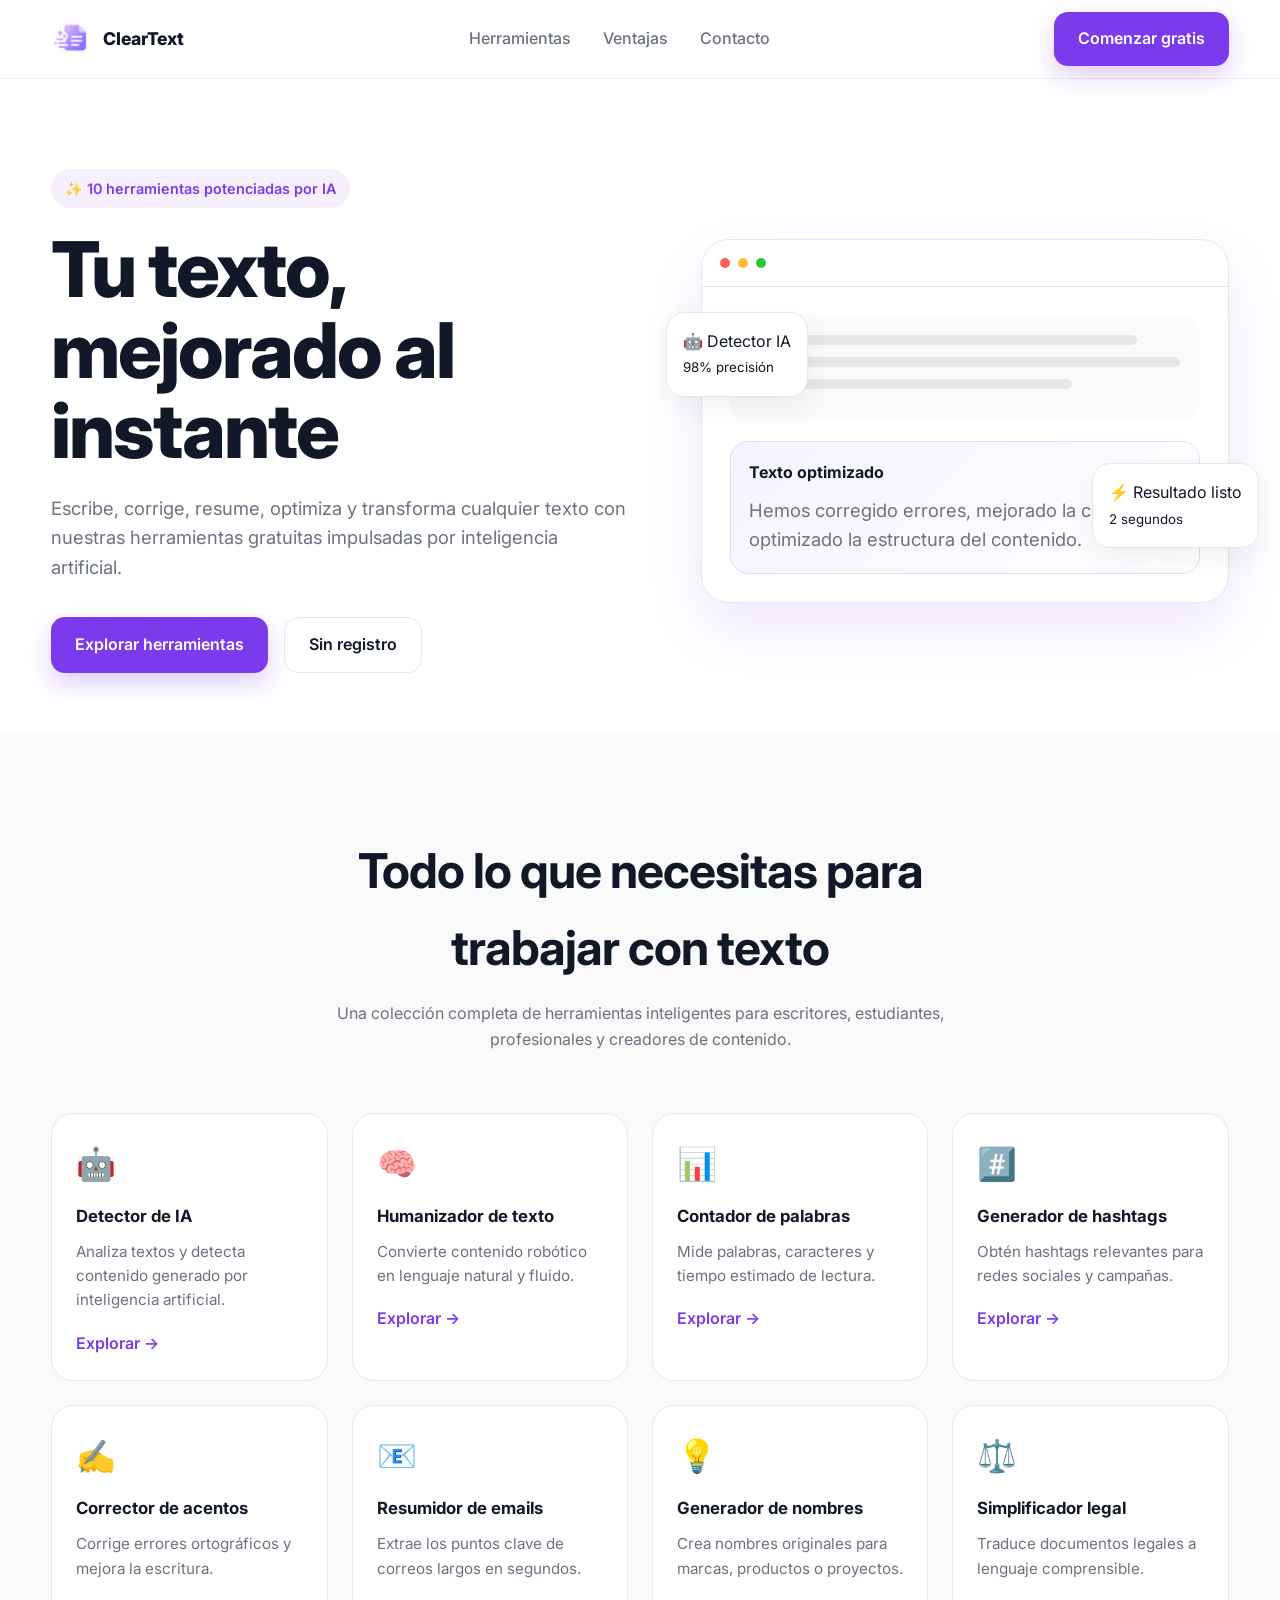
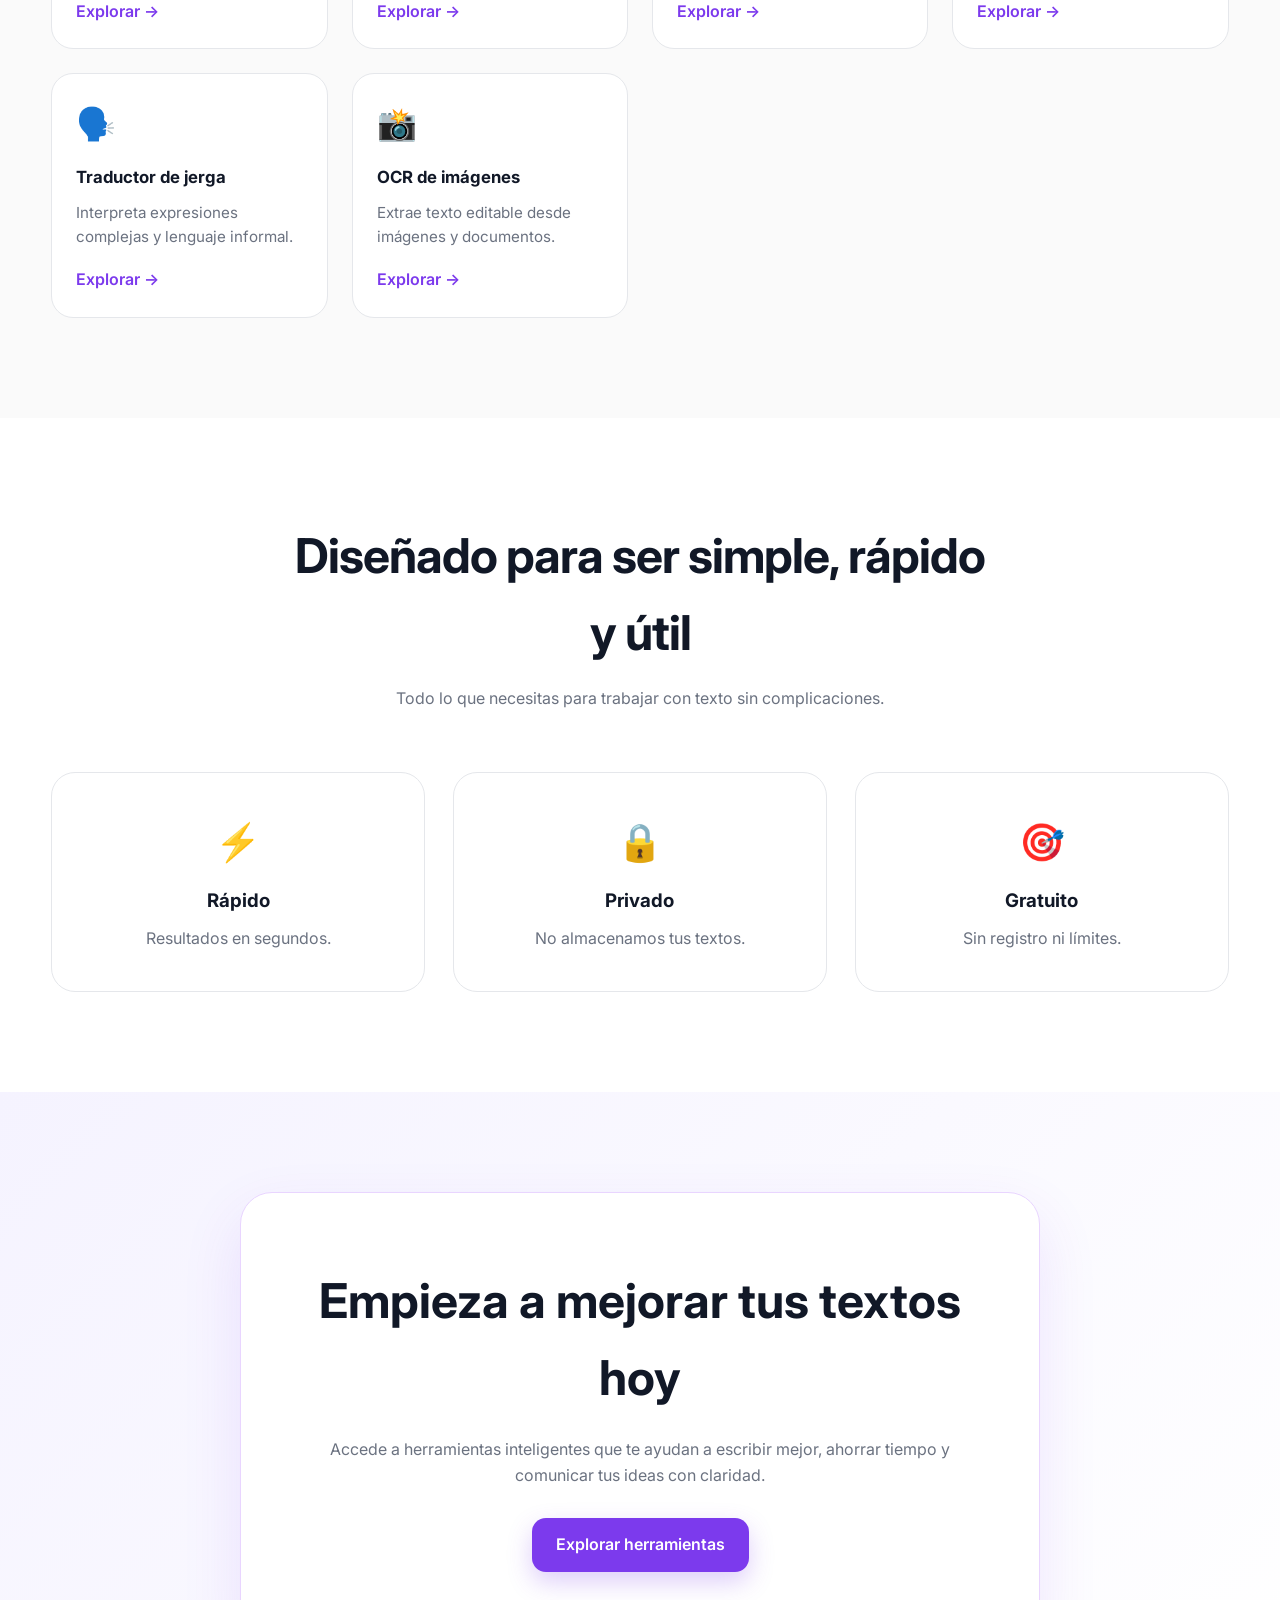
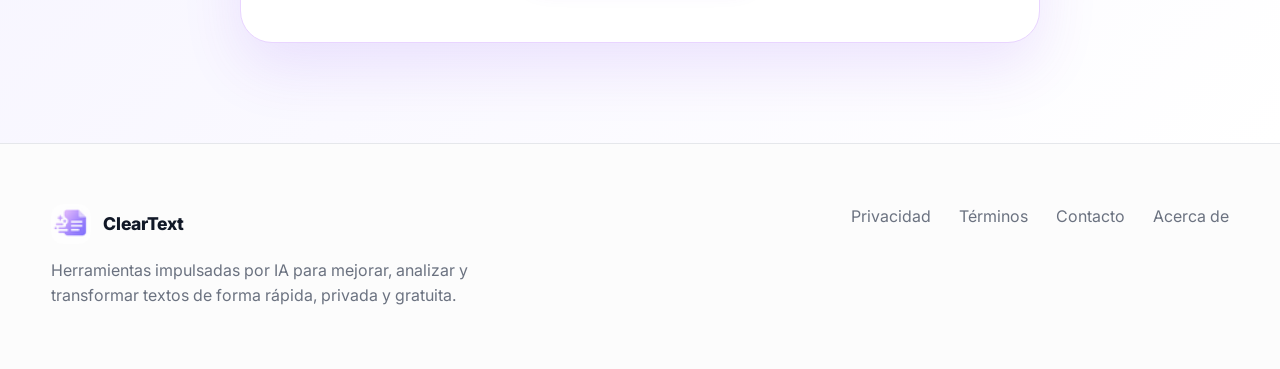
<file: index.html>
<!DOCTYPE html>
<html lang="es">
<head>
<meta charset="UTF-8">
<meta name="viewport" content="width=device-width, initial-scale=1.0">

<title>ClearText | Herramientas de IA para mejorar textos gratis</title>

<meta name="description" content="Mejora, corrige, resume y transforma cualquier texto con herramientas impulsadas por inteligencia artificial. Gratis, rápido y sin registro.">

<meta property="og:title" content="ClearText | Herramientas de IA para mejorar textos">
<meta property="og:description" content="Escribe, corrige, resume, optimiza y transforma cualquier texto con IA.">
<meta property="og:type" content="website">
<meta property="og:url" content="https://cleartext.app">
<meta property="og:image" content="https://cleartext.app/og-image.jpg">

<link rel="preconnect" href="https://fonts.googleapis.com">
<link rel="preconnect" href="https://fonts.gstatic.com" crossorigin>
<link href="https://fonts.googleapis.com/css2?family=Inter:wght@400;500;600;700;800&display=swap" rel="stylesheet">

<style>
:root{
    --primary:#7C3AED;
    --secondary:#C4B5FD;
    --bg:#FFFFFF;
    --bg-soft:#FAFAFA;
    --text:#111827;
    --muted:#6B7280;
    --border:#E5E7EB;
    --shadow:0 10px 30px rgba(17,24,39,.06);
    --shadow-lg:0 25px 60px rgba(124,58,237,.12);
    --radius:22px;
    --transition:.3s ease;
}

*{
    margin:0;
    padding:0;
    box-sizing:border-box;
}

html{
    scroll-behavior:smooth;
}

body{
    font-family:'Inter',sans-serif;
    background:var(--bg);
    color:var(--text);
    line-height:1.6;
    overflow-x:hidden;
}

.container{
    width:min(1200px,92%);
    margin:auto;
}

a{
    text-decoration:none;
    color:inherit;
}

img{
    max-width:100%;
}

section{
    padding:100px 0;
}

.btn{
    display:inline-flex;
    align-items:center;
    justify-content:center;
    gap:.5rem;
    padding:14px 24px;
    border-radius:14px;
    font-weight:600;
    transition:var(--transition);
    cursor:pointer;
}

.btn-primary{
    background:var(--primary);
    color:white;
    box-shadow:0 10px 25px rgba(124,58,237,.25);
}

.btn-primary:hover{
    transform:translateY(-2px);
    box-shadow:0 18px 35px rgba(124,58,237,.3);
}

.btn-secondary{
    border:1px solid var(--border);
    background:white;
}

.btn-secondary:hover{
    border-color:var(--primary);
    color:var(--primary);
}

.badge{
    display:inline-flex;
    align-items:center;
    gap:.5rem;
    padding:8px 14px;
    border-radius:999px;
    background:rgba(124,58,237,.08);
    color:var(--primary);
    font-size:.9rem;
    font-weight:600;
}

header{
    position:sticky;
    top:0;
    z-index:100;
    background:rgba(255,255,255,.85);
    backdrop-filter:blur(16px);
    border-bottom:1px solid rgba(229,231,235,.6);
}

.nav{
    height:78px;
    display:flex;
    align-items:center;
    justify-content:space-between;
}

.logo{
    display:flex;
    align-items:center;
    gap:12px;
    font-size:1.1rem;
    font-weight:800;
}

.logo-icon{
    width:40px;
    height:40px;
    border-radius:12px;
    background:linear-gradient(135deg,var(--primary),var(--secondary));
    display:flex;
    align-items:center;
    justify-content:center;
    color:white;
}

.nav-links{
    display:flex;
    align-items:center;
    gap:32px;
}

.nav-links a{
    color:var(--muted);
    font-weight:500;
    transition:var(--transition);
}

.nav-links a:hover{
    color:var(--primary);
}

.hero{
    padding:90px 0 60px;
}

.hero-grid{
    display:grid;
    grid-template-columns:1.1fr 1fr;
    gap:70px;
    align-items:center;
}

.hero h1{
    font-size:clamp(2.8rem,6vw,4.8rem);
    line-height:1.05;
    font-weight:800;
    margin:22px 0;
    letter-spacing:-2px;
}

.hero p{
    font-size:1.15rem;
    color:var(--muted);
    max-width:650px;
}

.hero-actions{
    display:flex;
    gap:16px;
    flex-wrap:wrap;
    margin-top:35px;
}

.mockup-wrapper{
    position:relative;
}

.mockup{
    background:white;
    border:1px solid var(--border);
    border-radius:28px;
    box-shadow:var(--shadow-lg);
    overflow:hidden;
}

.mockup-top{
    padding:18px;
    border-bottom:1px solid var(--border);
    display:flex;
    gap:8px;
}

.dot{
    width:10px;
    height:10px;
    border-radius:50%;
    background:#ddd;
}

.dot:nth-child(1){background:#ff5f57;}
.dot:nth-child(2){background:#febc2e;}
.dot:nth-child(3){background:#28c840;}

.mockup-content{
    padding:28px;
}

.editor{
    background:var(--bg-soft);
    border-radius:18px;
    padding:20px;
    margin-bottom:20px;
}

.line{
    height:10px;
    border-radius:20px;
    background:#E5E7EB;
    margin-bottom:12px;
}

.line:nth-child(1){width:90%;}
.line:nth-child(2){width:100%;}
.line:nth-child(3){width:75%;}

.result-card{
    background:linear-gradient(135deg,#F5F3FF,#FFFFFF);
    border:1px solid #E9D5FF;
    padding:18px;
    border-radius:18px;
}

.floating-card{
    position:absolute;
    background:white;
    border-radius:18px;
    padding:16px;
    box-shadow:var(--shadow);
    border:1px solid var(--border);
    animation:float 5s ease-in-out infinite;
}

.card-left{
    left:-35px;
    top:20%;
}

.card-right{
    right:-30px;
    bottom:15%;
    animation-delay:1s;
}

@keyframes float{
    0%,100%{
        transform:translateY(0);
    }
    50%{
        transform:translateY(-12px);
    }
}

.section-title{
    text-align:center;
    max-width:700px;
    margin:0 auto 60px;
}

.section-title h2{
    font-size:clamp(2rem,4vw,3rem);
    margin-bottom:15px;
    letter-spacing:-1px;
}

.section-title p{
    color:var(--muted);
}

.tools{
    background:var(--bg-soft);
}

.tools-grid{
    display:grid;
    grid-template-columns:repeat(auto-fit,minmax(240px,1fr));
    gap:24px;
}

.tool-card{
    background:white;
    border:1px solid var(--border);
    border-radius:22px;
    padding:24px;
    transition:var(--transition);
}

.tool-card:hover{
    transform:translateY(-8px);
    box-shadow:var(--shadow-lg);
    border-color:#DDD6FE;
}

.tool-icon{
    font-size:2rem;
    margin-bottom:14px;
}

.tool-card h3{
    margin-bottom:10px;
    font-size:1.05rem;
}

.tool-card p{
    color:var(--muted);
    font-size:.95rem;
    margin-bottom:18px;
}

.tool-card span{
    color:var(--primary);
    font-weight:600;
}

.features-grid{
    display:grid;
    grid-template-columns:repeat(3,1fr);
    gap:28px;
}

.feature{
    text-align:center;
    padding:40px 30px;
    border-radius:24px;
    background:white;
    border:1px solid var(--border);
    transition:var(--transition);
}

.feature:hover{
    transform:translateY(-6px);
    box-shadow:var(--shadow);
}

.feature-icon{
    font-size:2.3rem;
    margin-bottom:14px;
}

.feature h3{
    margin-bottom:10px;
}

.feature p{
    color:var(--muted);
}

.cta{
    background:linear-gradient(135deg,#F5F3FF,#FFFFFF);
}

.cta-box{
    text-align:center;
    max-width:800px;
    margin:auto;
    padding:70px 40px;
    border-radius:32px;
    background:white;
    border:1px solid #E9D5FF;
    box-shadow:var(--shadow-lg);
}

.cta h2{
    font-size:clamp(2rem,4vw,3rem);
    margin-bottom:20px;
}

footer{
    background:#FCFCFC;
    border-top:1px solid var(--border);
    padding:60px 0;
}

.footer-grid{
    display:flex;
    justify-content:space-between;
    gap:40px;
    flex-wrap:wrap;
}

.footer-info{
    max-width:420px;
}

.footer-info p{
    color:var(--muted);
    margin-top:14px;
}

.footer-links{
    display:flex;
    gap:28px;
    flex-wrap:wrap;
}

.footer-links a{
    color:var(--muted);
    transition:var(--transition);
}

.footer-links a:hover{
    color:var(--primary);
}

.fade-up{
    animation:fadeUp .8s ease forwards;
}

@keyframes fadeUp{
    from{
        opacity:0;
        transform:translateY(20px);
    }
    to{
        opacity:1;
        transform:translateY(0);
    }
}

@media (max-width: 992px){

    .hero-grid{
        grid-template-columns:1fr;
    }

    .mockup-wrapper{
        max-width:700px;
        margin:auto;
    }

    .features-grid{
        grid-template-columns:1fr;
    }
}

@media (max-width: 768px){

    .nav{
        flex-wrap:wrap;
        height:auto;
        padding:18px 0;
        gap:16px;
    }

    .nav-links{
        width:100%;
        justify-content:center;
        flex-wrap:wrap;
        gap:18px;
    }

    .hero{
        padding-top:60px;
    }

    .hero-actions{
        flex-direction:column;
    }

    .hero-actions .btn{
        width:100%;
    }

    .floating-card{
        display:none;
    }

    section{
        padding:80px 0;
    }

    .cta-box{
        padding:50px 25px;
    }
}
</style>
</head>

<body>

<header>
    <div class="container nav">
        <a href="#" class="logo">
            <img src="logo-32.png" alt="ClearText IA" style="width:40px;height:40px;border-radius:12px;object-fit:contain;">
            <span>ClearText</span>
        </a>

        <nav class="nav-links">
            <a href="#herramientas">Herramientas</a>
            <a href="#ventajas">Ventajas</a>
            <a href="#contacto">Contacto</a>
        </nav>

        <a href="#" class="btn btn-primary">
            Comenzar gratis
        </a>
    </div>
</header>

<main>

<section class="hero">
    <div class="container hero-grid">

        <div class="fade-up">
            <div class="badge">
                ✨ 10 herramientas potenciadas por IA
            </div>

            <h1>
                Tu texto, mejorado al instante
            </h1>

            <p>
                Escribe, corrige, resume, optimiza y transforma cualquier texto con nuestras herramientas gratuitas impulsadas por inteligencia artificial.
            </p>

            <div class="hero-actions">
                <a href="#herramientas" class="btn btn-primary">
                    Explorar herramientas
                </a>

                <a href="#" class="btn btn-secondary">
                    Sin registro
                </a>
            </div>
        </div>

        <div class="mockup-wrapper fade-up">

            <div class="floating-card card-left">
                🤖 Detector IA<br>
                <small>98% precisión</small>
            </div>

            <div class="floating-card card-right">
                ⚡ Resultado listo<br>
                <small>2 segundos</small>
            </div>

            <div class="mockup">

                <div class="mockup-top">
                    <div class="dot"></div>
                    <div class="dot"></div>
                    <div class="dot"></div>
                </div>

                <div class="mockup-content">

                    <div class="editor">
                        <div class="line"></div>
                        <div class="line"></div>
                        <div class="line"></div>
                    </div>

                    <div class="result-card">
                        <strong>Texto optimizado</strong>
                        <p style="margin-top:10px;color:#6B7280;">
                            Hemos corregido errores, mejorado la claridad y optimizado la estructura del contenido.
                        </p>
                    </div>

                </div>

            </div>

        </div>

    </div>
</section>

<section class="tools" id="herramientas">

    <div class="container">

        <div class="section-title">
            <h2>Todo lo que necesitas para trabajar con texto</h2>
            <p>
                Una colección completa de herramientas inteligentes para escritores, estudiantes, profesionales y creadores de contenido.
            </p>
        </div>

        <div class="tools-grid">

            <a href="#" class="tool-card">
                <div class="tool-icon">🤖</div>
                <h3>Detector de IA</h3>
                <p>Analiza textos y detecta contenido generado por inteligencia artificial.</p>
                <span>Explorar →</span>
            </a>

            <a href="#" class="tool-card">
                <div class="tool-icon">🧠</div>
                <h3>Humanizador de texto</h3>
                <p>Convierte contenido robótico en lenguaje natural y fluido.</p>
                <span>Explorar →</span>
            </a>

            <a href="#" class="tool-card">
                <div class="tool-icon">📊</div>
                <h3>Contador de palabras</h3>
                <p>Mide palabras, caracteres y tiempo estimado de lectura.</p>
                <span>Explorar →</span>
            </a>

            <a href="#" class="tool-card">
                <div class="tool-icon">#️⃣</div>
                <h3>Generador de hashtags</h3>
                <p>Obtén hashtags relevantes para redes sociales y campañas.</p>
                <span>Explorar →</span>
            </a>

            <a href="#" class="tool-card">
                <div class="tool-icon">✍️</div>
                <h3>Corrector de acentos</h3>
                <p>Corrige errores ortográficos y mejora la escritura.</p>
                <span>Explorar →</span>
            </a>

            <a href="#" class="tool-card">
                <div class="tool-icon">📧</div>
                <h3>Resumidor de emails</h3>
                <p>Extrae los puntos clave de correos largos en segundos.</p>
                <span>Explorar →</span>
            </a>

            <a href="#" class="tool-card">
                <div class="tool-icon">💡</div>
                <h3>Generador de nombres</h3>
                <p>Crea nombres originales para marcas, productos o proyectos.</p>
                <span>Explorar →</span>
            </a>

            <a href="#" class="tool-card">
                <div class="tool-icon">⚖️</div>
                <h3>Simplificador legal</h3>
                <p>Traduce documentos legales a lenguaje comprensible.</p>
                <span>Explorar →</span>
            </a>

            <a href="#" class="tool-card">
                <div class="tool-icon">🗣️</div>
                <h3>Traductor de jerga</h3>
                <p>Interpreta expresiones complejas y lenguaje informal.</p>
                <span>Explorar →</span>
            </a>

            <a href="#" class="tool-card">
                <div class="tool-icon">📸</div>
                <h3>OCR de imágenes</h3>
                <p>Extrae texto editable desde imágenes y documentos.</p>
                <span>Explorar →</span>
            </a>

        </div>

    </div>

</section>

<section id="ventajas">

    <div class="container">

        <div class="section-title">
            <h2>Diseñado para ser simple, rápido y útil</h2>
            <p>
                Todo lo que necesitas para trabajar con texto sin complicaciones.
            </p>
        </div>

        <div class="features-grid">

            <div class="feature">
                <div class="feature-icon">⚡</div>
                <h3>Rápido</h3>
                <p>Resultados en segundos.</p>
            </div>

            <div class="feature">
                <div class="feature-icon">🔒</div>
                <h3>Privado</h3>
                <p>No almacenamos tus textos.</p>
            </div>

            <div class="feature">
                <div class="feature-icon">🎯</div>
                <h3>Gratuito</h3>
                <p>Sin registro ni límites.</p>
            </div>

        </div>

    </div>

</section>

<section class="cta">

    <div class="container">

        <div class="cta-box">

            <h2>
                Empieza a mejorar tus textos hoy
            </h2>

            <p style="color:#6B7280;max-width:650px;margin:0 auto 30px;">
                Accede a herramientas inteligentes que te ayudan a escribir mejor, ahorrar tiempo y comunicar tus ideas con claridad.
            </p>

            <a href="#herramientas" class="btn btn-primary">
                Explorar herramientas
            </a>

        </div>

    </div>

</section>

</main>

<footer id="contacto">

    <div class="container footer-grid">

        <div class="footer-info">

            <div class="logo">
                <img src="logo-32.png" alt="ClearText IA" style="width:40px;height:40px;border-radius:12px;object-fit:contain;">
                <span>ClearText</span>
            </div>

            <p>
                Herramientas impulsadas por IA para mejorar, analizar y transformar textos de forma rápida, privada y gratuita.
            </p>

        </div>

        <div class="footer-links">
            <a href="#">Privacidad</a>
            <a href="#">Términos</a>
            <a href="#">Contacto</a>
            <a href="#">Acerca de</a>
        </div>

    </div>

</footer>

</body>
</html>
</file>
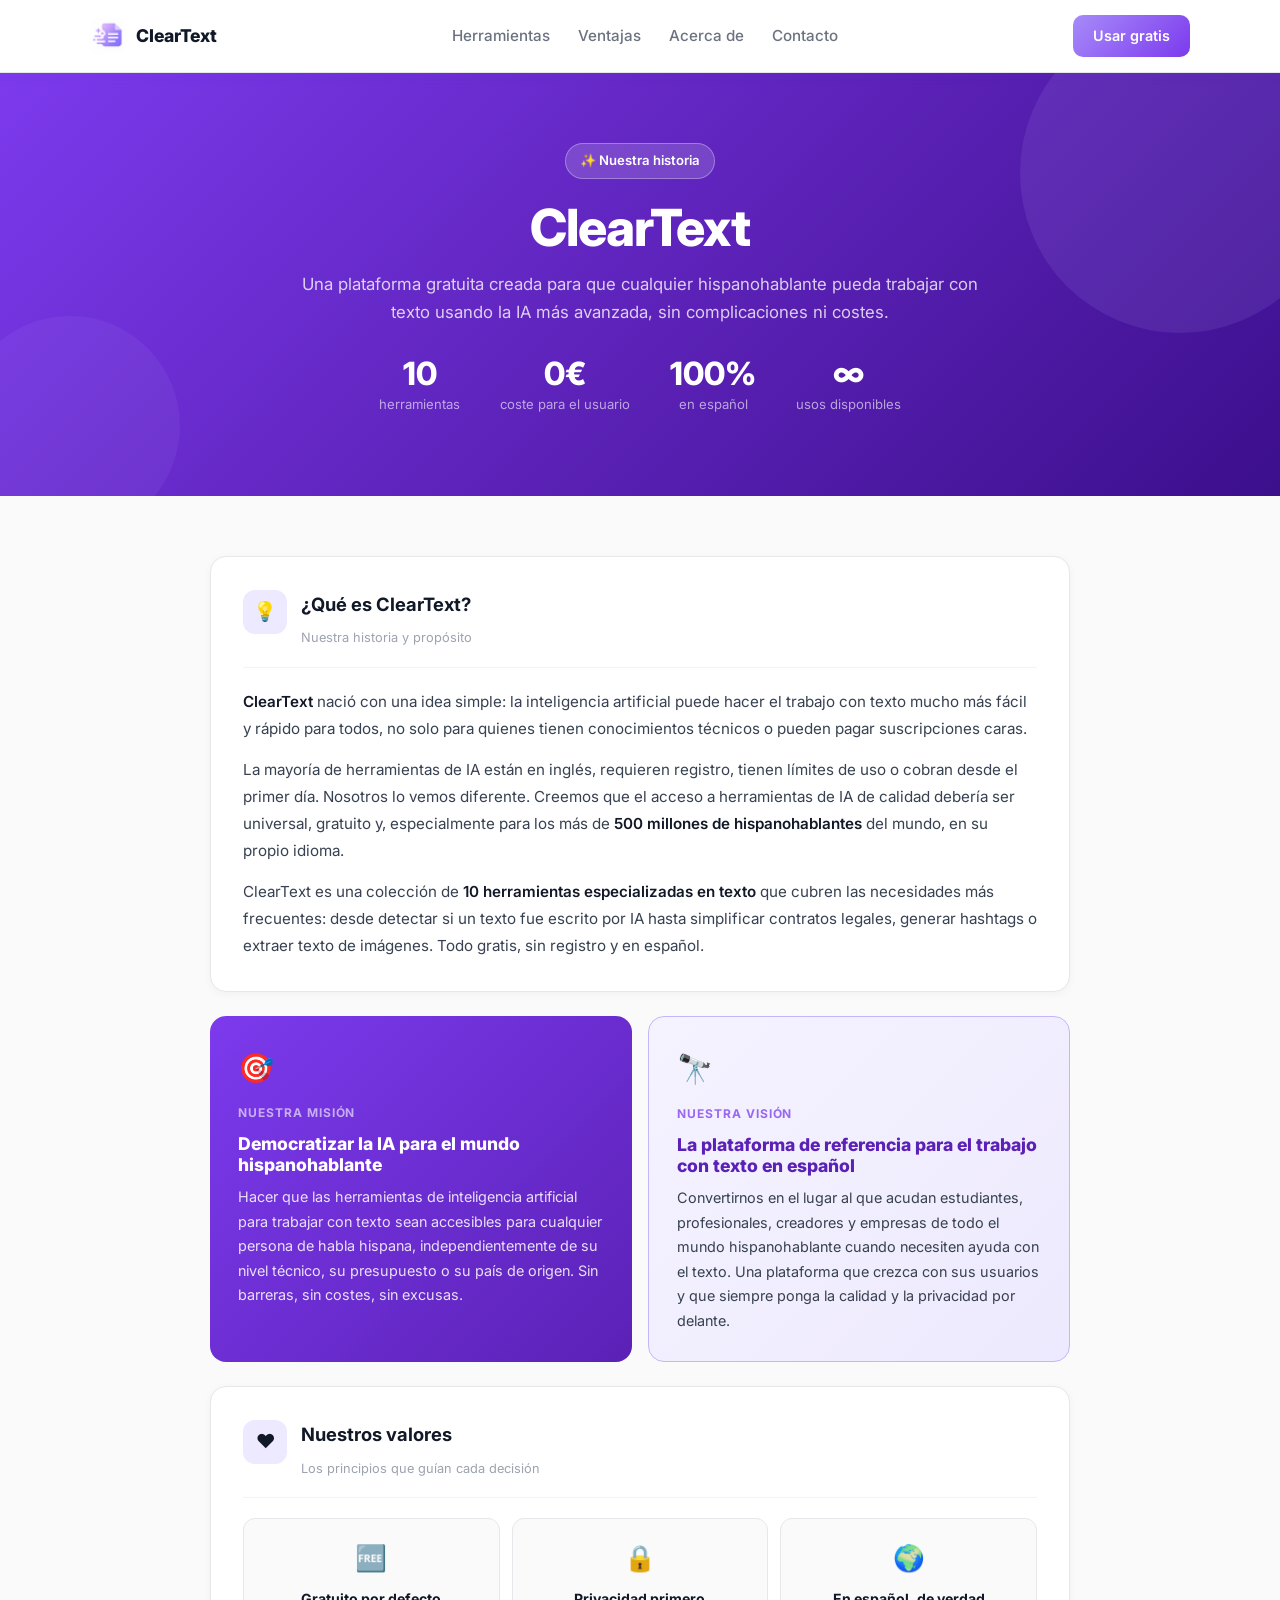
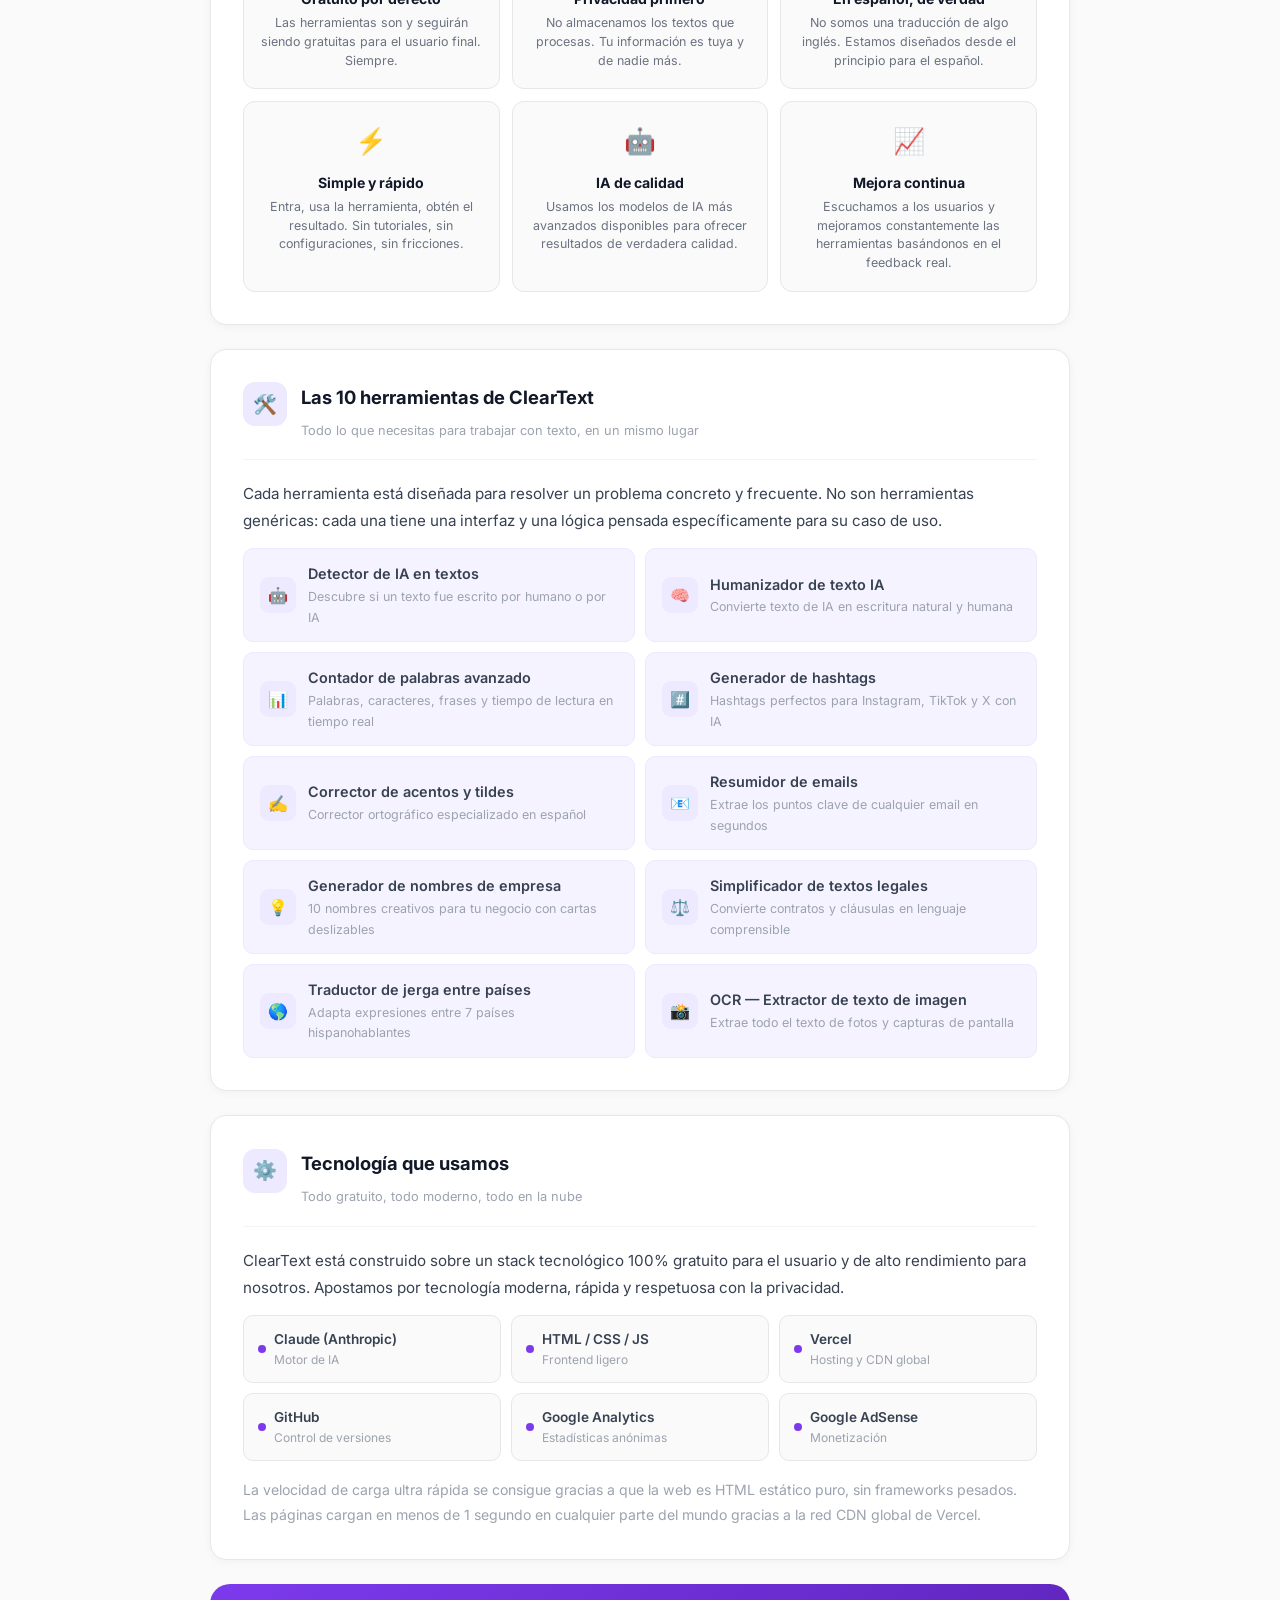
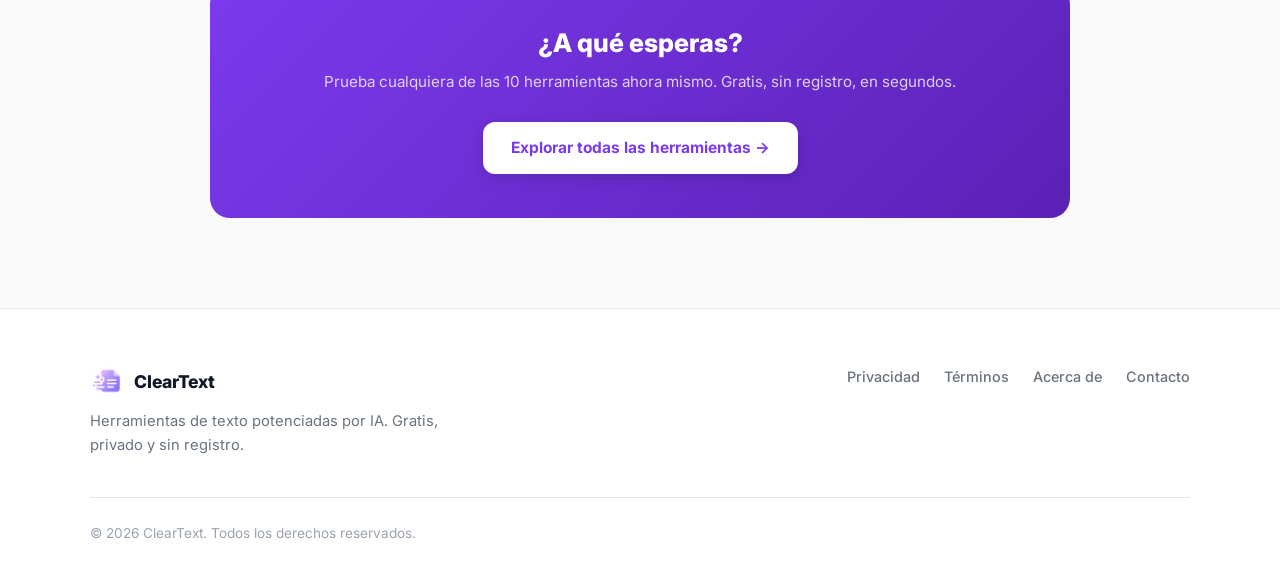
<file: acerca/index.html>
<!DOCTYPE html>
<html lang="es">
<head>
  <meta charset="UTF-8">
  <meta name="viewport" content="width=device-width, initial-scale=1.0">

  <title>Acerca de ClearText | Herramientas de texto con IA gratis</title>
  <meta name="description" content="ClearText IA es una plataforma gratuita de herramientas de texto con inteligencia artificial, creada para hispanohablantes. Conoce nuestra misión y visión.">
  <meta name="robots" content="index, follow">

  <link rel="preconnect" href="https://fonts.googleapis.com">
  <link rel="preconnect" href="https://fonts.gstatic.com" crossorigin>
  <link href="https://fonts.googleapis.com/css2?family=Inter:wght@400;500;600;700;800&display=swap" rel="stylesheet">
  <link rel="stylesheet" href="../assets/css/style.css">

  <style>
    * { box-sizing: border-box; }

    header {
      background: #ffffff; border-bottom: 1px solid #E5E7EB;
      box-shadow: 0 2px 12px rgba(124,58,237,0.07); backdrop-filter: none;
    }
    .logo { color: #111827; }
    .nav-links a { color: #6B7280; }
    .nav-links a:hover { color: #7C3AED; }
    .btn-nav {
      background: linear-gradient(135deg,#A78BFA,#7C3AED);
      color: #fff; border: none; padding: 9px 20px; border-radius: 10px;
      font-weight: 600; font-size: 0.9rem; cursor: pointer;
      display: inline-flex; align-items: center; text-decoration: none;
      transition: opacity .2s, transform .2s;
    }
    .btn-nav:hover { opacity: .9; transform: translateY(-1px); }

    /* ── HERO ── */
    .about-hero {
      background: linear-gradient(135deg,#7C3AED 0%,#5B21B6 55%,#3B0F8C 100%);
      padding: 70px 0 80px; text-align: center; position: relative; overflow: hidden;
    }
    .about-hero::before {
      content:''; position:absolute; top:-60px; right:-60px;
      width:320px; height:320px; border-radius:50%;
      background: rgba(196,181,253,.1); pointer-events:none;
    }
    .about-hero::after {
      content:''; position:absolute; bottom:-40px; left:-40px;
      width:220px; height:220px; border-radius:50%;
      background: rgba(196,181,253,.07); pointer-events:none;
    }
    .hero-inner { position:relative; z-index:1; max-width:680px; margin:0 auto; }
    .hero-badge {
      display:inline-flex; align-items:center; gap:6px;
      background:rgba(255,255,255,.15); border:1px solid rgba(255,255,255,.3);
      color:#fff; padding:6px 14px; border-radius:9999px;
      font-size:.82rem; font-weight:600; margin-bottom:20px;
    }
    .about-hero h1 {
      font-size:clamp(2rem,5vw,3.2rem); font-weight:800; color:#fff;
      letter-spacing:-1px; margin-bottom:16px; line-height:1.1;
    }
    .about-hero p { font-size:1.05rem; color:rgba(255,255,255,.78); line-height:1.65; margin-bottom:32px; }
    .hero-stats {
      display:flex; justify-content:center; gap:40px; flex-wrap:wrap;
    }
    .hero-stat-n { font-size:2rem; font-weight:800; color:#fff; line-height:1; }
    .hero-stat-l { font-size:.82rem; color:rgba(255,255,255,.6); margin-top:4px; }

    /* ── CONTENIDO ── */
    .about-page { padding: 60px 0 90px; }
    .about-wrap { max-width: 860px; margin: 0 auto; display: flex; flex-direction: column; gap: 24px; }

    .about-card {
      background:#fff; border:1px solid #E5E7EB; border-radius:16px; padding:32px;
      box-shadow:0 2px 8px rgba(0,0,0,.04);
    }

    .card-header {
      display:flex; align-items:center; gap:14px; margin-bottom:20px;
      padding-bottom:18px; border-bottom:1px solid #F3F4F6;
    }
    .card-icon {
      width:44px; height:44px; border-radius:12px;
      background:#EDE9FE; display:flex; align-items:center;
      justify-content:center; font-size:1.2rem; flex-shrink:0;
    }
    .card-title { font-size:1.15rem; font-weight:700; color:#111827; }
    .card-sub   { font-size:.8rem; color:#9CA3AF; margin-top:2px; }

    .about-card p {
      font-size:.95rem; color:#374151; line-height:1.78; margin-bottom:14px;
    }
    .about-card p:last-child { margin-bottom:0; }
    .about-card strong { font-weight:600; color:#111827; }

    /* ── MISIÓN Y VISIÓN ── */
    .mv-grid { display:grid; grid-template-columns:1fr 1fr; gap:16px; }

    .mv-card { border-radius:16px; padding:28px; }
    .mv-card.mision {
      background:linear-gradient(135deg,#7C3AED,#5B21B6); color:#fff;
    }
    .mv-card.vision {
      background:linear-gradient(135deg,#F5F3FF,#EDE9FE);
      border:1.5px solid #C4B5FD;
    }
    .mv-label {
      font-size:.75rem; font-weight:700; text-transform:uppercase;
      letter-spacing:.08em; margin-bottom:10px; opacity:.75;
    }
    .mv-card.mision .mv-label { color:rgba(255,255,255,.8); }
    .mv-card.vision  .mv-label { color:#7C3AED; }
    .mv-icon  { font-size:1.8rem; margin-bottom:12px; display:block; }
    .mv-title {
      font-size:1.1rem; font-weight:800; margin-bottom:10px; line-height:1.2;
    }
    .mv-card.mision .mv-title { color:#fff; }
    .mv-card.vision  .mv-title { color:#5B21B6; }
    .mv-text { font-size:.9rem; line-height:1.7; }
    .mv-card.mision .mv-text { color:rgba(255,255,255,.85); }
    .mv-card.vision  .mv-text { color:#374151; }

    /* ── VALORES ── */
    .valores-grid { display:grid; grid-template-columns:repeat(3,1fr); gap:12px; margin-top:4px; }
    .valor-card {
      background:#FAFAFA; border:1px solid #E5E7EB; border-radius:12px; padding:18px 16px;
      text-align:center; transition:border-color .2s, box-shadow .2s;
    }
    .valor-card:hover { border-color:#C4B5FD; box-shadow:0 4px 16px rgba(124,58,237,.08); }
    .valor-emoji { font-size:1.6rem; margin-bottom:8px; display:block; }
    .valor-name  { font-size:.88rem; font-weight:700; color:#111827; margin-bottom:4px; }
    .valor-desc  { font-size:.78rem; color:#6B7280; line-height:1.5; }

    /* ── HERRAMIENTAS ── */
    .tools-grid {
      display:grid; grid-template-columns:repeat(2,1fr); gap:10px; margin-top:4px;
    }
    .tool-row {
      display:flex; align-items:center; gap:12px;
      background:#F5F3FF; border:1px solid #EDE9FE; border-radius:10px;
      padding:13px 16px; transition:border-color .2s;
    }
    .tool-row:hover { border-color:#C4B5FD; }
    .tool-row-icon {
      width:36px; height:36px; border-radius:9px;
      background:#EDE9FE; display:flex; align-items:center;
      justify-content:center; font-size:1rem; flex-shrink:0;
    }
    .tool-row-name { font-size:.9rem; font-weight:600; color:#374151; }
    .tool-row-desc { font-size:.78rem; color:#9CA3AF; margin-top:1px; }

    /* ── STACK TECNOLÓGICO ── */
    .stack-grid { display:grid; grid-template-columns:repeat(3,1fr); gap:10px; margin-top:4px; }
    .stack-pill {
      display:flex; align-items:center; gap:8px;
      background:#FAFAFA; border:1px solid #E5E7EB; border-radius:10px;
      padding:12px 14px;
    }
    .stack-dot {
      width:8px; height:8px; border-radius:50%; background:#7C3AED; flex-shrink:0;
    }
    .stack-name  { font-size:.85rem; font-weight:600; color:#374151; }
    .stack-role  { font-size:.75rem; color:#9CA3AF; }

    /* ── CTA ── */
    .cta-banner {
      background:linear-gradient(135deg,#7C3AED,#5B21B6);
      border-radius:20px; padding:44px 40px; text-align:center;
    }
    .cta-banner h2 { font-size:1.6rem; font-weight:800; color:#fff; margin-bottom:10px; }
    .cta-banner p  { font-size:.95rem; color:rgba(255,255,255,.78); margin-bottom:28px; }
    .btn-cta {
      display:inline-flex; align-items:center; gap:6px;
      background:#fff; color:#7C3AED; padding:13px 28px;
      border-radius:12px; font-weight:700; font-size:.97rem;
      text-decoration:none; box-shadow:0 4px 16px rgba(0,0,0,.15);
      transition:transform .2s, box-shadow .2s;
    }
    .btn-cta:hover { transform:translateY(-2px); box-shadow:0 8px 24px rgba(0,0,0,.2); }

    footer { background:#fff; border-top:1px solid #E5E7EB; }

    @media(max-width:768px){
      .nav{ flex-wrap:wrap; height:auto; padding:14px 0; gap:12px; }
      .nav-links{ width:100%; justify-content:center; gap:16px; flex-wrap:wrap; }
      .about-hero{ padding:52px 0 60px; }
      .hero-stats{ gap:24px; }
      .mv-grid{ grid-template-columns:1fr; }
      .valores-grid{ grid-template-columns:1fr 1fr; }
      .tools-grid{ grid-template-columns:1fr; }
      .stack-grid{ grid-template-columns:1fr 1fr; }
      .about-card{ padding:22px 18px; }
      .cta-banner{ padding:32px 20px; }
    }
    @media(max-width:480px){
      .valores-grid{ grid-template-columns:1fr; }
      .stack-grid{ grid-template-columns:1fr; }
    }
  </style>
</head>

<body>

<header>
  <div class="container nav">
    <a href="../" class="logo">
      <img src="../logo-32.png" alt="ClearText IA" style="width:36px;height:36px;border-radius:9px;object-fit:contain;">
      <span>ClearText</span>
    </a>
    <nav class="nav-links">
      <a href="../#herramientas">Herramientas</a>
      <a href="../#ventajas">Ventajas</a>
      <a href="../acerca/">Acerca de</a>
      <a href="../contacto/">Contacto</a>
    </nav>
    <a href="../#herramientas" class="btn-nav">Usar gratis</a>
  </div>
</header>

<!-- HERO -->
<div class="about-hero">
  <div class="container">
    <div class="hero-inner">
      <div class="hero-badge">✨ Nuestra historia</div>
      <h1>ClearText</h1>
      <p>Una plataforma gratuita creada para que cualquier hispanohablante pueda trabajar con texto usando la IA más avanzada, sin complicaciones ni costes.</p>
      <div class="hero-stats">
        <div class="hero-stat"><div class="hero-stat-n">10</div><div class="hero-stat-l">herramientas</div></div>
        <div class="hero-stat"><div class="hero-stat-n">0€</div><div class="hero-stat-l">coste para el usuario</div></div>
        <div class="hero-stat"><div class="hero-stat-n">100%</div><div class="hero-stat-l">en español</div></div>
        <div class="hero-stat"><div class="hero-stat-n">∞</div><div class="hero-stat-l">usos disponibles</div></div>
      </div>
    </div>
  </div>
</div>

<main class="about-page">
  <div class="container">
    <div class="about-wrap">

      <!-- QUÉ ES -->
      <div class="about-card">
        <div class="card-header">
          <div class="card-icon">💡</div>
          <div>
            <div class="card-title">¿Qué es ClearText?</div>
            <div class="card-sub">Nuestra historia y propósito</div>
          </div>
        </div>
        <p>
          <strong>ClearText</strong> nació con una idea simple: la inteligencia artificial puede
          hacer el trabajo con texto mucho más fácil y rápido para todos, no solo para quienes
          tienen conocimientos técnicos o pueden pagar suscripciones caras.
        </p>
        <p>
          La mayoría de herramientas de IA están en inglés, requieren registro, tienen límites de uso
          o cobran desde el primer día. Nosotros lo vemos diferente. Creemos que el acceso a
          herramientas de IA de calidad debería ser universal, gratuito y, especialmente para los
          más de <strong>500 millones de hispanohablantes</strong> del mundo, en su propio idioma.
        </p>
        <p>
          ClearText es una colección de <strong>10 herramientas especializadas en texto</strong>
          que cubren las necesidades más frecuentes: desde detectar si un texto fue escrito por IA
          hasta simplificar contratos legales, generar hashtags o extraer texto de imágenes. Todo
          gratis, sin registro y en español.
        </p>
      </div>

      <!-- MISIÓN Y VISIÓN -->
      <div class="mv-grid">
        <div class="mv-card mision">
          <span class="mv-icon">🎯</span>
          <div class="mv-label">Nuestra misión</div>
          <div class="mv-title">Democratizar la IA para el mundo hispanohablante</div>
          <div class="mv-text">
            Hacer que las herramientas de inteligencia artificial para trabajar con texto sean
            accesibles para cualquier persona de habla hispana, independientemente de su nivel
            técnico, su presupuesto o su país de origen. Sin barreras, sin costes, sin excusas.
          </div>
        </div>
        <div class="mv-card vision">
          <span class="mv-icon">🔭</span>
          <div class="mv-label">Nuestra visión</div>
          <div class="mv-title">La plataforma de referencia para el trabajo con texto en español</div>
          <div class="mv-text">
            Convertirnos en el lugar al que acudan estudiantes, profesionales, creadores y empresas
            de todo el mundo hispanohablante cuando necesiten ayuda con el texto. Una plataforma
            que crezca con sus usuarios y que siempre ponga la calidad y la privacidad por delante.
          </div>
        </div>
      </div>

      <!-- VALORES -->
      <div class="about-card">
        <div class="card-header">
          <div class="card-icon">❤️</div>
          <div>
            <div class="card-title">Nuestros valores</div>
            <div class="card-sub">Los principios que guían cada decisión</div>
          </div>
        </div>
        <div class="valores-grid">
          <div class="valor-card">
            <span class="valor-emoji">🆓</span>
            <div class="valor-name">Gratuito por defecto</div>
            <div class="valor-desc">Las herramientas son y seguirán siendo gratuitas para el usuario final. Siempre.</div>
          </div>
          <div class="valor-card">
            <span class="valor-emoji">🔒</span>
            <div class="valor-name">Privacidad primero</div>
            <div class="valor-desc">No almacenamos los textos que procesas. Tu información es tuya y de nadie más.</div>
          </div>
          <div class="valor-card">
            <span class="valor-emoji">🌍</span>
            <div class="valor-name">En español, de verdad</div>
            <div class="valor-desc">No somos una traducción de algo inglés. Estamos diseñados desde el principio para el español.</div>
          </div>
          <div class="valor-card">
            <span class="valor-emoji">⚡</span>
            <div class="valor-name">Simple y rápido</div>
            <div class="valor-desc">Entra, usa la herramienta, obtén el resultado. Sin tutoriales, sin configuraciones, sin fricciones.</div>
          </div>
          <div class="valor-card">
            <span class="valor-emoji">🤖</span>
            <div class="valor-name">IA de calidad</div>
            <div class="valor-desc">Usamos los modelos de IA más avanzados disponibles para ofrecer resultados de verdadera calidad.</div>
          </div>
          <div class="valor-card">
            <span class="valor-emoji">📈</span>
            <div class="valor-name">Mejora continua</div>
            <div class="valor-desc">Escuchamos a los usuarios y mejoramos constantemente las herramientas basándonos en el feedback real.</div>
          </div>
        </div>
      </div>

      <!-- LAS 10 HERRAMIENTAS -->
      <div class="about-card">
        <div class="card-header">
          <div class="card-icon">🛠️</div>
          <div>
            <div class="card-title">Las 10 herramientas de ClearText</div>
            <div class="card-sub">Todo lo que necesitas para trabajar con texto, en un mismo lugar</div>
          </div>
        </div>
        <p>
          Cada herramienta está diseñada para resolver un problema concreto y frecuente. No son
          herramientas genéricas: cada una tiene una interfaz y una lógica pensada específicamente
          para su caso de uso.
        </p>
        <div class="tools-grid">
          <a href="../tools/detector-ia/" class="tool-row" style="text-decoration:none;">
            <div class="tool-row-icon">🤖</div>
            <div>
              <div class="tool-row-name">Detector de IA en textos</div>
              <div class="tool-row-desc">Descubre si un texto fue escrito por humano o por IA</div>
            </div>
          </a>
          <a href="../tools/humanizador/" class="tool-row" style="text-decoration:none;">
            <div class="tool-row-icon">🧠</div>
            <div>
              <div class="tool-row-name">Humanizador de texto IA</div>
              <div class="tool-row-desc">Convierte texto de IA en escritura natural y humana</div>
            </div>
          </a>
          <a href="../tools/contador-palabras/" class="tool-row" style="text-decoration:none;">
            <div class="tool-row-icon">📊</div>
            <div>
              <div class="tool-row-name">Contador de palabras avanzado</div>
              <div class="tool-row-desc">Palabras, caracteres, frases y tiempo de lectura en tiempo real</div>
            </div>
          </a>
          <a href="../tools/hashtags/" class="tool-row" style="text-decoration:none;">
            <div class="tool-row-icon">#️⃣</div>
            <div>
              <div class="tool-row-name">Generador de hashtags</div>
              <div class="tool-row-desc">Hashtags perfectos para Instagram, TikTok y X con IA</div>
            </div>
          </a>
          <a href="../tools/corrector-acentos/" class="tool-row" style="text-decoration:none;">
            <div class="tool-row-icon">✍️</div>
            <div>
              <div class="tool-row-name">Corrector de acentos y tildes</div>
              <div class="tool-row-desc">Corrector ortográfico especializado en español</div>
            </div>
          </a>
          <a href="../tools/resumidor-emails/" class="tool-row" style="text-decoration:none;">
            <div class="tool-row-icon">📧</div>
            <div>
              <div class="tool-row-name">Resumidor de emails</div>
              <div class="tool-row-desc">Extrae los puntos clave de cualquier email en segundos</div>
            </div>
          </a>
          <a href="../tools/nombres-empresa/" class="tool-row" style="text-decoration:none;">
            <div class="tool-row-icon">💡</div>
            <div>
              <div class="tool-row-name">Generador de nombres de empresa</div>
              <div class="tool-row-desc">10 nombres creativos para tu negocio con cartas deslizables</div>
            </div>
          </a>
          <a href="../tools/simplificador-legal/" class="tool-row" style="text-decoration:none;">
            <div class="tool-row-icon">⚖️</div>
            <div>
              <div class="tool-row-name">Simplificador de textos legales</div>
              <div class="tool-row-desc">Convierte contratos y cláusulas en lenguaje comprensible</div>
            </div>
          </a>
          <a href="../tools/jerga-paises/" class="tool-row" style="text-decoration:none;">
            <div class="tool-row-icon">🌎</div>
            <div>
              <div class="tool-row-name">Traductor de jerga entre países</div>
              <div class="tool-row-desc">Adapta expresiones entre 7 países hispanohablantes</div>
            </div>
          </a>
          <a href="../tools/ocr-texto/" class="tool-row" style="text-decoration:none;">
            <div class="tool-row-icon">📸</div>
            <div>
              <div class="tool-row-name">OCR — Extractor de texto de imagen</div>
              <div class="tool-row-desc">Extrae todo el texto de fotos y capturas de pantalla</div>
            </div>
          </a>
        </div>
      </div>

      <!-- TECNOLOGÍA -->
      <div class="about-card">
        <div class="card-header">
          <div class="card-icon">⚙️</div>
          <div>
            <div class="card-title">Tecnología que usamos</div>
            <div class="card-sub">Todo gratuito, todo moderno, todo en la nube</div>
          </div>
        </div>
        <p>
          ClearText está construido sobre un stack tecnológico 100% gratuito para el usuario
          y de alto rendimiento para nosotros. Apostamos por tecnología moderna, rápida y respetuosa
          con la privacidad.
        </p>
        <div class="stack-grid">
          <div class="stack-pill">
            <div class="stack-dot"></div>
            <div>
              <div class="stack-name">Claude (Anthropic)</div>
              <div class="stack-role">Motor de IA</div>
            </div>
          </div>
          <div class="stack-pill">
            <div class="stack-dot"></div>
            <div>
              <div class="stack-name">HTML / CSS / JS</div>
              <div class="stack-role">Frontend ligero</div>
            </div>
          </div>
          <div class="stack-pill">
            <div class="stack-dot"></div>
            <div>
              <div class="stack-name">Vercel</div>
              <div class="stack-role">Hosting y CDN global</div>
            </div>
          </div>
          <div class="stack-pill">
            <div class="stack-dot"></div>
            <div>
              <div class="stack-name">GitHub</div>
              <div class="stack-role">Control de versiones</div>
            </div>
          </div>
          <div class="stack-pill">
            <div class="stack-dot"></div>
            <div>
              <div class="stack-name">Google Analytics</div>
              <div class="stack-role">Estadísticas anónimas</div>
            </div>
          </div>
          <div class="stack-pill">
            <div class="stack-dot"></div>
            <div>
              <div class="stack-name">Google AdSense</div>
              <div class="stack-role">Monetización</div>
            </div>
          </div>
        </div>
        <p style="margin-top:16px; font-size:.88rem; color:#9CA3AF;">
          La velocidad de carga ultra rápida se consigue gracias a que la web es HTML estático puro,
          sin frameworks pesados. Las páginas cargan en menos de 1 segundo en cualquier parte del mundo
          gracias a la red CDN global de Vercel.
        </p>
      </div>

      <!-- CTA -->
      <div class="cta-banner">
        <h2>¿A qué esperas?</h2>
        <p>Prueba cualquiera de las 10 herramientas ahora mismo. Gratis, sin registro, en segundos.</p>
        <a href="../#herramientas" class="btn-cta">Explorar todas las herramientas →</a>
      </div>

    </div>
  </div>
</main>

<footer>
  <div class="container">
    <div class="footer-grid">
      <div class="footer-info">
        <div class="logo" style="margin-bottom:10px;">
          <img src="../logo-32.png" alt="ClearText IA" style="width:34px;height:34px;border-radius:9px;object-fit:contain;">
          <span>ClearText</span>
        </div>
        <p>Herramientas de texto potenciadas por IA. Gratis, privado y sin registro.</p>
      </div>
      <div class="footer-links">
        <a href="../privacidad/">Privacidad</a>
        <a href="../terminos/">Términos</a>
        <a href="../acerca/">Acerca de</a>
        <a href="../contacto/">Contacto</a>
      </div>
    </div>
    <div class="footer-bottom">
      <p>© 2026 ClearText. Todos los derechos reservados.</p>
    </div>
  </div>
</footer>

</body>
</html>
</file>
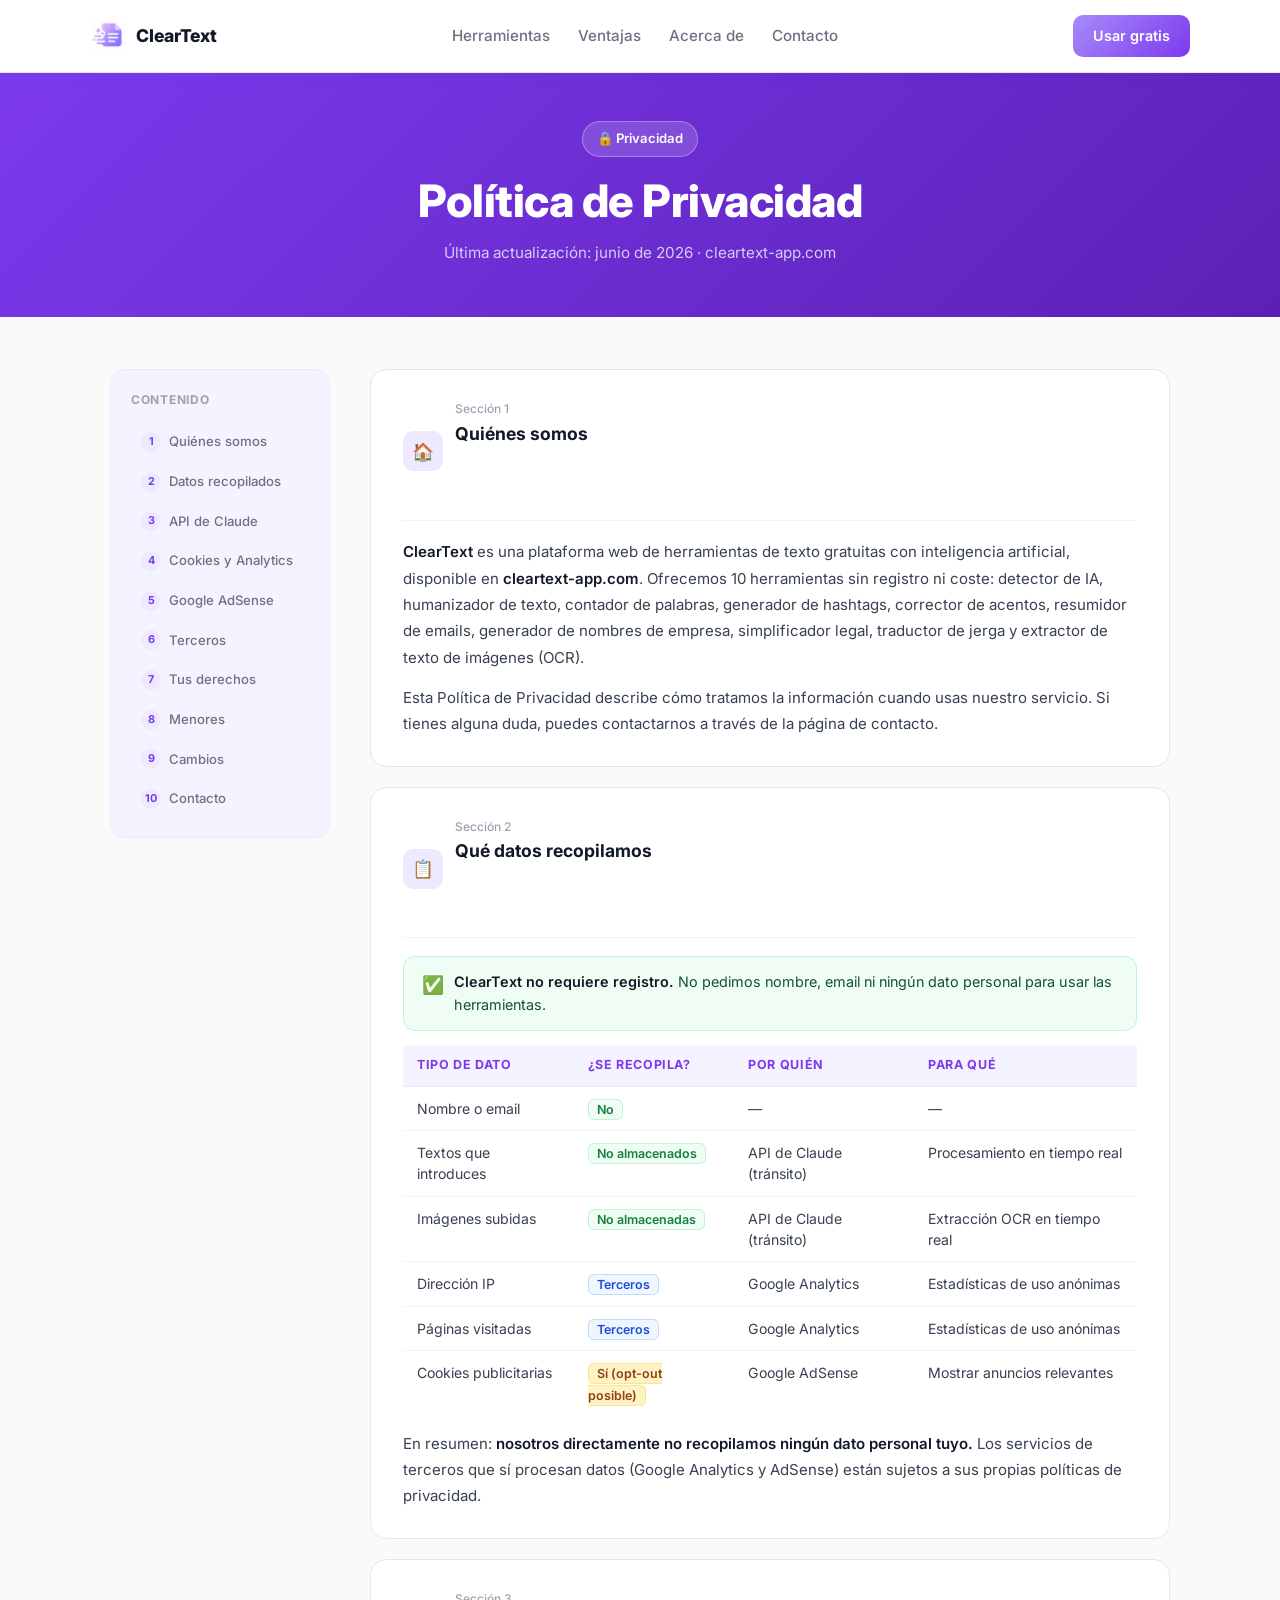
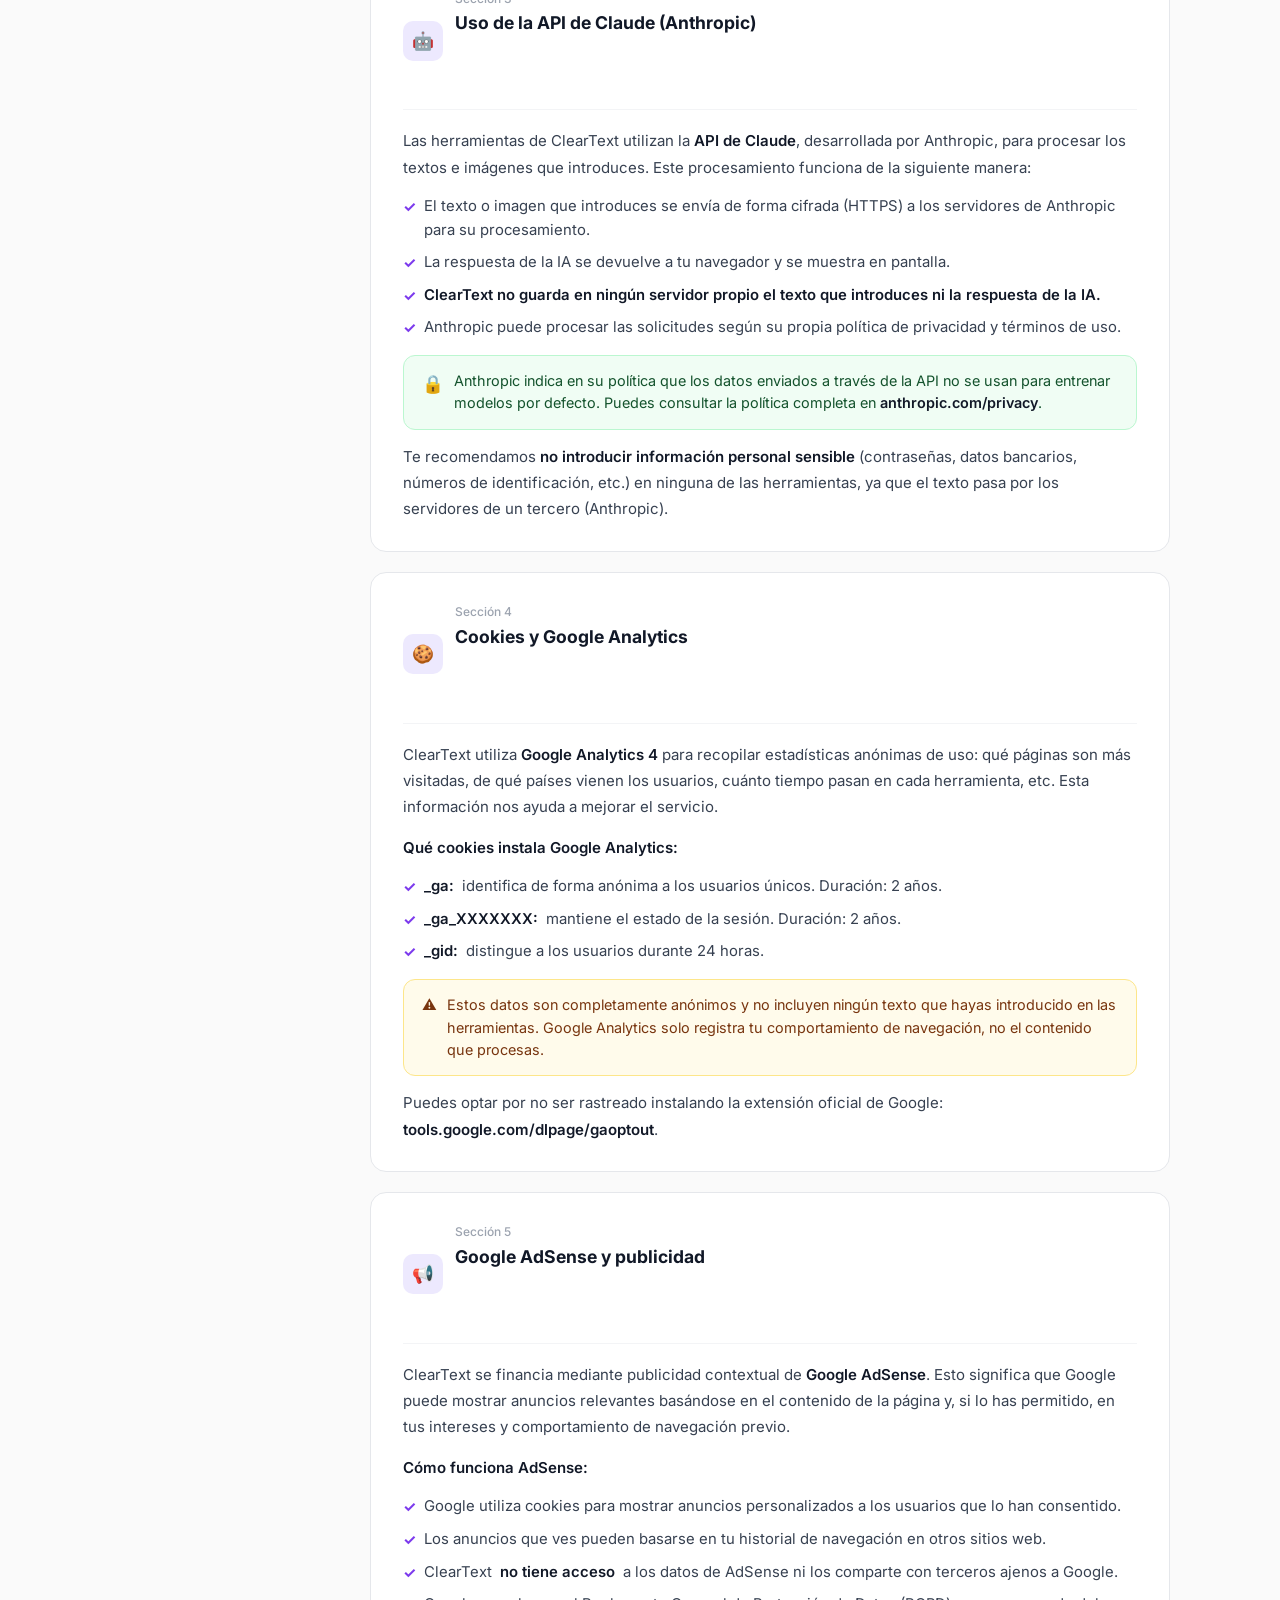
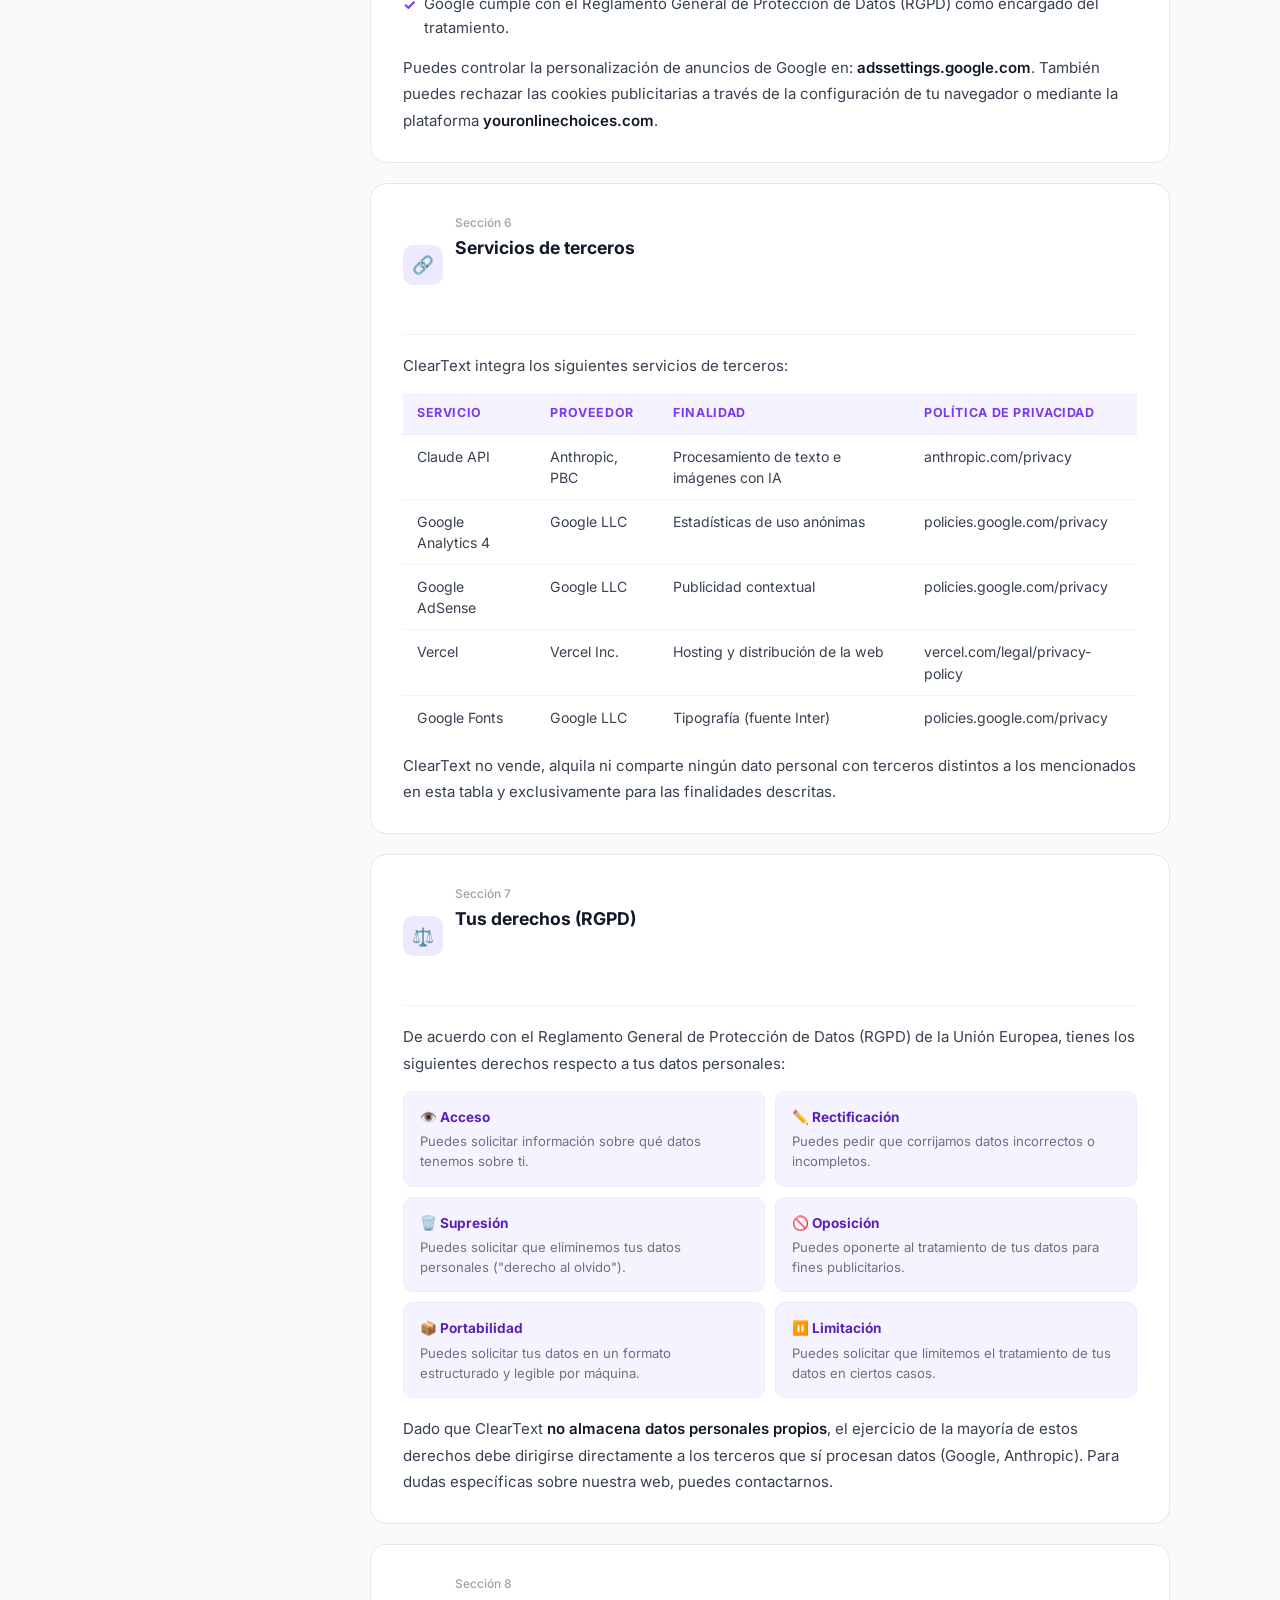
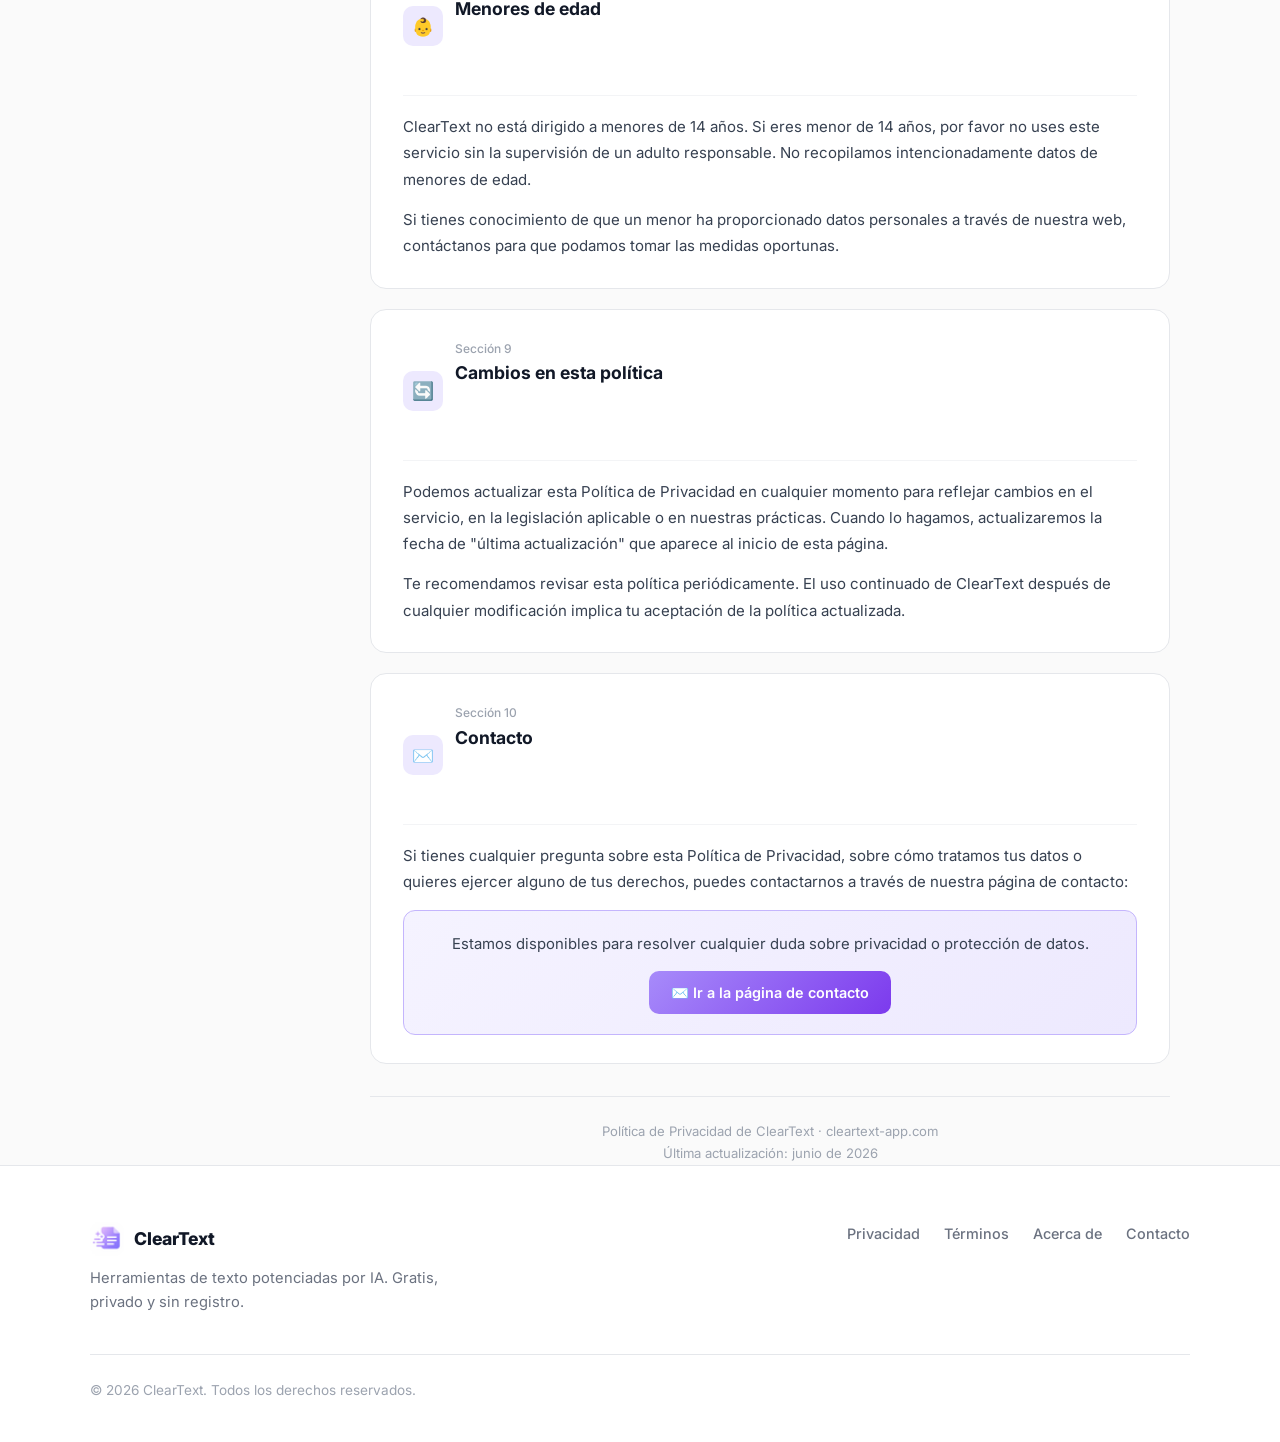
<file: privacidad/index.html>
<!DOCTYPE html>
<html lang="es">
<head>
  <meta charset="UTF-8">
  <meta name="viewport" content="width=device-width, initial-scale=1.0">

  <title>Política de Privacidad | ClearText</title>
  <meta name="description" content="Política de privacidad de ClearText. Información sobre qué datos recopilamos, cómo usamos las cookies y cómo protegemos tu privacidad.">
  <meta name="robots" content="index, follow">

  <link rel="preconnect" href="https://fonts.googleapis.com">
  <link rel="preconnect" href="https://fonts.gstatic.com" crossorigin>
  <link href="https://fonts.googleapis.com/css2?family=Inter:wght@400;500;600;700;800&display=swap" rel="stylesheet">
  <link rel="stylesheet" href="../assets/css/style.css">

  <style>
    * { box-sizing: border-box; }

    header {
      background: #ffffff; border-bottom: 1px solid #E5E7EB;
      box-shadow: 0 2px 12px rgba(124,58,237,0.07); backdrop-filter: none;
    }
    .logo { color: #111827; }
    .nav-links a { color: #6B7280; }
    .nav-links a:hover { color: #7C3AED; }
    .btn-nav {
      background: linear-gradient(135deg,#A78BFA,#7C3AED);
      color: #fff; border: none; padding: 9px 20px; border-radius: 10px;
      font-weight: 600; font-size: 0.9rem; cursor: pointer;
      display: inline-flex; align-items: center; text-decoration: none;
      transition: opacity .2s, transform .2s;
    }
    .btn-nav:hover { opacity: .9; transform: translateY(-1px); }

    .legal-page { padding: 56px 0 90px; }

    /* Hero de la página */
    .legal-hero {
      background: linear-gradient(135deg,#7C3AED,#5B21B6);
      padding: 48px 0 52px; margin-bottom: 52px; text-align: center;
    }
    .legal-hero .badge {
      display: inline-flex; align-items: center; gap: 6px;
      background: rgba(255,255,255,.15); border: 1px solid rgba(255,255,255,.3);
      color: #fff; padding: 6px 14px; border-radius: 9999px;
      font-size: .82rem; font-weight: 600; margin-bottom: 18px;
    }
    .legal-hero h1 {
      font-size: clamp(1.8rem,4vw,2.8rem); font-weight: 800;
      color: #fff; margin-bottom: 12px; letter-spacing: -.5px;
    }
    .legal-hero p { font-size: .95rem; color: rgba(255,255,255,.75); }

    /* Layout */
    .legal-layout {
      display: grid; grid-template-columns: 220px 1fr;
      gap: 40px; align-items: start; max-width: 1060px; margin: 0 auto;
    }

    /* Índice lateral */
    .legal-toc {
      position: sticky; top: 96px;
      background: #F5F3FF; border: 1px solid #EDE9FE;
      border-radius: 14px; padding: 20px;
    }
    .toc-title {
      font-size: .75rem; font-weight: 700; color: #9CA3AF;
      text-transform: uppercase; letter-spacing: .06em; margin-bottom: 14px;
    }
    .toc-list { display: flex; flex-direction: column; gap: 4px; }
    .toc-item {
      display: flex; align-items: center; gap: 8px;
      padding: 7px 10px; border-radius: 8px;
      font-size: .82rem; font-weight: 500; color: #6B7280;
      text-decoration: none; transition: background .15s, color .15s;
    }
    .toc-item:hover { background: #EDE9FE; color: #7C3AED; }
    .toc-num {
      width: 20px; height: 20px; border-radius: 50%;
      background: #EDE9FE; color: #7C3AED;
      font-size: .68rem; font-weight: 700;
      display: flex; align-items: center; justify-content: center; flex-shrink: 0;
    }

    /* Contenido principal */
    .legal-content { min-width: 0; }

    .legal-section {
      background: #fff; border: 1px solid #E5E7EB; border-radius: 16px;
      padding: 28px 32px; margin-bottom: 20px;
      scroll-margin-top: 100px;
    }

    .section-header {
      display: flex; align-items: center; gap: 12px; margin-bottom: 18px;
      padding-bottom: 16px; border-bottom: 1px solid #F3F4F6;
    }
    .section-icon {
      width: 40px; height: 40px; border-radius: 10px;
      background: #EDE9FE; display: flex; align-items: center;
      justify-content: center; font-size: 1.1rem; flex-shrink: 0;
    }
    .section-title {
      font-size: 1.1rem; font-weight: 700; color: #111827;
    }
    .section-num {
      font-size: .75rem; color: #9CA3AF; font-weight: 500; margin-top: 1px;
    }

    .legal-content p {
      font-size: .94rem; color: #374151; line-height: 1.75; margin-bottom: 14px;
    }
    .legal-content p:last-child { margin-bottom: 0; }

    .legal-content ul {
      margin: 10px 0 14px 0; display: flex; flex-direction: column; gap: 8px;
    }
    .legal-content ul li {
      font-size: .93rem; color: #374151; line-height: 1.6;
      display: flex; align-items: flex-start; gap: 8px;
    }
    .legal-content ul li::before {
      content: '✓'; color: #7C3AED; font-weight: 700; flex-shrink: 0; margin-top: 1px;
    }

    .legal-content strong { font-weight: 600; color: #111827; }

    /* Tabla de datos */
    .data-table {
      width: 100%; border-collapse: collapse; margin: 14px 0; font-size: .88rem;
    }
    .data-table th {
      background: #F5F3FF; color: #7C3AED; font-weight: 700;
      padding: 10px 14px; text-align: left; font-size: .78rem;
      text-transform: uppercase; letter-spacing: .05em;
      border-bottom: 1px solid #EDE9FE;
    }
    .data-table td {
      padding: 11px 14px; border-bottom: 1px solid #F3F4F6;
      color: #374151; vertical-align: top; line-height: 1.5;
    }
    .data-table tr:last-child td { border-bottom: none; }
    .data-table tr:hover td { background: #FAFAFA; }

    .tag-no    { background: #F0FDF4; color: #15803D; border: 1px solid #BBF7D0; border-radius: 6px; padding: 2px 8px; font-size: .78rem; font-weight: 600; }
    .tag-yes   { background: #FEF3C7; color: #92400E; border: 1px solid #FDE68A; border-radius: 6px; padding: 2px 8px; font-size: .78rem; font-weight: 600; }
    .tag-third { background: #EFF6FF; color: #1D4ED8; border: 1px solid #BFDBFE; border-radius: 6px; padding: 2px 8px; font-size: .78rem; font-weight: 600; }

    /* Highlight box */
    .highlight-box {
      background: #F0FDF4; border: 1px solid #BBF7D0; border-radius: 12px;
      padding: 14px 18px; margin: 14px 0;
      display: flex; align-items: flex-start; gap: 10px;
      font-size: .9rem; color: #14532D; line-height: 1.55;
    }
    .highlight-box-icon { font-size: 1.1rem; flex-shrink: 0; }

    .warning-box {
      background: #FFFBEB; border: 1px solid #FDE68A; border-radius: 12px;
      padding: 14px 18px; margin: 14px 0;
      display: flex; align-items: flex-start; gap: 10px;
      font-size: .9rem; color: #78350F; line-height: 1.55;
    }

    /* Derechos */
    .rights-grid {
      display: grid; grid-template-columns: 1fr 1fr; gap: 10px; margin-top: 14px;
    }
    .right-card {
      background: #F5F3FF; border: 1px solid #EDE9FE; border-radius: 10px;
      padding: 14px 16px;
    }
    .right-card-title {
      font-size: .85rem; font-weight: 700; color: #5B21B6; margin-bottom: 4px;
      display: flex; align-items: center; gap: 6px;
    }
    .right-card-desc { font-size: .82rem; color: #6B7280; line-height: 1.5; }

    /* Contacto */
    .contact-card {
      background: linear-gradient(135deg,#F5F3FF,#EDE9FE);
      border: 1px solid #C4B5FD; border-radius: 12px;
      padding: 20px 24px; text-align: center; margin-top: 8px;
    }
    .contact-card p { font-size: .93rem; color: #374151; margin-bottom: 14px; }
    .contact-link {
      display: inline-flex; align-items: center; gap: 6px;
      padding: 10px 22px;
      background: linear-gradient(135deg,#A78BFA,#7C3AED);
      color: #fff; border-radius: 10px; font-weight: 600; font-size: .9rem;
      text-decoration: none; transition: opacity .2s, transform .2s;
    }
    .contact-link:hover { opacity: .9; transform: translateY(-1px); }

    /* Fecha actualización */
    .update-note {
      text-align: center; font-size: .82rem; color: #9CA3AF;
      margin-top: 32px; padding-top: 24px; border-top: 1px solid #E5E7EB;
    }

    footer { background: #fff; border-top: 1px solid #E5E7EB; }

    @media(max-width:900px){
      .legal-layout{ grid-template-columns: 1fr; }
      .legal-toc{ position: static; }
    }
    @media(max-width:768px){
      .nav{ flex-wrap:wrap; height:auto; padding:14px 0; gap:12px; }
      .nav-links{ width:100%; justify-content:center; gap:16px; flex-wrap:wrap; }
      .legal-section{ padding:22px 18px; }
      .rights-grid{ grid-template-columns: 1fr; }
      .legal-hero{ padding:36px 0 40px; }
    }
  </style>
</head>

<body>

<header>
  <div class="container nav">
    <a href="../" class="logo">
      <img src="../logo-32.png" alt="ClearText IA" style="width:36px;height:36px;border-radius:9px;object-fit:contain;">
      <span>ClearText</span>
    </a>
    <nav class="nav-links">
      <a href="../#herramientas">Herramientas</a>
      <a href="../#ventajas">Ventajas</a>
      <a href="../acerca/">Acerca de</a>
      <a href="../contacto/">Contacto</a>
    </nav>
    <a href="../#herramientas" class="btn-nav">Usar gratis</a>
  </div>
</header>

<!-- Hero -->
<div class="legal-hero">
  <div class="container">
    <div class="badge">🔒 Privacidad</div>
    <h1>Política de Privacidad</h1>
    <p>Última actualización: junio de 2026 · cleartext-app.com</p>
  </div>
</div>

<main>
  <div class="container">
    <div class="legal-layout">

      <!-- Índice -->
      <aside class="legal-toc">
        <div class="toc-title">Contenido</div>
        <nav class="toc-list">
          <a class="toc-item" href="#quienes-somos"><span class="toc-num">1</span>Quiénes somos</a>
          <a class="toc-item" href="#datos-recopilados"><span class="toc-num">2</span>Datos recopilados</a>
          <a class="toc-item" href="#api-claude"><span class="toc-num">3</span>API de Claude</a>
          <a class="toc-item" href="#cookies-analytics"><span class="toc-num">4</span>Cookies y Analytics</a>
          <a class="toc-item" href="#google-adsense"><span class="toc-num">5</span>Google AdSense</a>
          <a class="toc-item" href="#terceros"><span class="toc-num">6</span>Terceros</a>
          <a class="toc-item" href="#derechos"><span class="toc-num">7</span>Tus derechos</a>
          <a class="toc-item" href="#menores"><span class="toc-num">8</span>Menores</a>
          <a class="toc-item" href="#cambios"><span class="toc-num">9</span>Cambios</a>
          <a class="toc-item" href="#contacto"><span class="toc-num">10</span>Contacto</a>
        </nav>
      </aside>

      <!-- Contenido -->
      <div class="legal-content">

        <!-- 1. Quiénes somos -->
        <div class="legal-section" id="quienes-somos">
          <div class="section-header">
            <div class="section-icon">🏠</div>
            <div>
              <div class="section-num">Sección 1</div>
              <div class="section-title">Quiénes somos</div>
            </div>
          </div>
          <p>
            <strong>ClearText</strong> es una plataforma web de herramientas de texto gratuitas
            con inteligencia artificial, disponible en <strong>cleartext-app.com</strong>.
            Ofrecemos 10 herramientas sin registro ni coste: detector de IA, humanizador de texto,
            contador de palabras, generador de hashtags, corrector de acentos, resumidor de emails,
            generador de nombres de empresa, simplificador legal, traductor de jerga y extractor
            de texto de imágenes (OCR).
          </p>
          <p>
            Esta Política de Privacidad describe cómo tratamos la información cuando usas nuestro
            servicio. Si tienes alguna duda, puedes contactarnos a través de la página de contacto.
          </p>
        </div>

        <!-- 2. Datos recopilados -->
        <div class="legal-section" id="datos-recopilados">
          <div class="section-header">
            <div class="section-icon">📋</div>
            <div>
              <div class="section-num">Sección 2</div>
              <div class="section-title">Qué datos recopilamos</div>
            </div>
          </div>

          <div class="highlight-box">
            <span class="highlight-box-icon">✅</span>
            <span><strong>ClearText no requiere registro.</strong> No pedimos nombre, email ni ningún dato personal para usar las herramientas.</span>
          </div>

          <table class="data-table">
            <thead>
              <tr>
                <th>Tipo de dato</th>
                <th>¿Se recopila?</th>
                <th>Por quién</th>
                <th>Para qué</th>
              </tr>
            </thead>
            <tbody>
              <tr>
                <td>Nombre o email</td>
                <td><span class="tag-no">No</span></td>
                <td>—</td>
                <td>—</td>
              </tr>
              <tr>
                <td>Textos que introduces</td>
                <td><span class="tag-no">No almacenados</span></td>
                <td>API de Claude (tránsito)</td>
                <td>Procesamiento en tiempo real</td>
              </tr>
              <tr>
                <td>Imágenes subidas</td>
                <td><span class="tag-no">No almacenadas</span></td>
                <td>API de Claude (tránsito)</td>
                <td>Extracción OCR en tiempo real</td>
              </tr>
              <tr>
                <td>Dirección IP</td>
                <td><span class="tag-third">Terceros</span></td>
                <td>Google Analytics</td>
                <td>Estadísticas de uso anónimas</td>
              </tr>
              <tr>
                <td>Páginas visitadas</td>
                <td><span class="tag-third">Terceros</span></td>
                <td>Google Analytics</td>
                <td>Estadísticas de uso anónimas</td>
              </tr>
              <tr>
                <td>Cookies publicitarias</td>
                <td><span class="tag-yes">Sí (opt-out posible)</span></td>
                <td>Google AdSense</td>
                <td>Mostrar anuncios relevantes</td>
              </tr>
            </tbody>
          </table>

          <p>
            En resumen: <strong>nosotros directamente no recopilamos ningún dato personal tuyo.</strong>
            Los servicios de terceros que sí procesan datos (Google Analytics y AdSense) están sujetos
            a sus propias políticas de privacidad.
          </p>
        </div>

        <!-- 3. API de Claude -->
        <div class="legal-section" id="api-claude">
          <div class="section-header">
            <div class="section-icon">🤖</div>
            <div>
              <div class="section-num">Sección 3</div>
              <div class="section-title">Uso de la API de Claude (Anthropic)</div>
            </div>
          </div>

          <p>
            Las herramientas de ClearText utilizan la <strong>API de Claude</strong>, desarrollada
            por Anthropic, para procesar los textos e imágenes que introduces. Este procesamiento
            funciona de la siguiente manera:
          </p>

          <ul>
            <li>El texto o imagen que introduces se envía de forma cifrada (HTTPS) a los servidores de Anthropic para su procesamiento.</li>
            <li>La respuesta de la IA se devuelve a tu navegador y se muestra en pantalla.</li>
            <li><strong>ClearText no guarda en ningún servidor propio el texto que introduces ni la respuesta de la IA.</strong></li>
            <li>Anthropic puede procesar las solicitudes según su propia política de privacidad y términos de uso.</li>
          </ul>

          <div class="highlight-box">
            <span class="highlight-box-icon">🔒</span>
            <span>
              Anthropic indica en su política que los datos enviados a través de la API no se usan
              para entrenar modelos por defecto. Puedes consultar la política completa en
              <strong>anthropic.com/privacy</strong>.
            </span>
          </div>

          <p>
            Te recomendamos <strong>no introducir información personal sensible</strong>
            (contraseñas, datos bancarios, números de identificación, etc.) en ninguna de las
            herramientas, ya que el texto pasa por los servidores de un tercero (Anthropic).
          </p>
        </div>

        <!-- 4. Cookies y Analytics -->
        <div class="legal-section" id="cookies-analytics">
          <div class="section-header">
            <div class="section-icon">🍪</div>
            <div>
              <div class="section-num">Sección 4</div>
              <div class="section-title">Cookies y Google Analytics</div>
            </div>
          </div>

          <p>
            ClearText utiliza <strong>Google Analytics 4</strong> para recopilar estadísticas
            anónimas de uso: qué páginas son más visitadas, de qué países vienen los usuarios, cuánto
            tiempo pasan en cada herramienta, etc. Esta información nos ayuda a mejorar el servicio.
          </p>

          <p><strong>Qué cookies instala Google Analytics:</strong></p>
          <ul>
            <li><strong>_ga:</strong> identifica de forma anónima a los usuarios únicos. Duración: 2 años.</li>
            <li><strong>_ga_XXXXXXX:</strong> mantiene el estado de la sesión. Duración: 2 años.</li>
            <li><strong>_gid:</strong> distingue a los usuarios durante 24 horas.</li>
          </ul>

          <div class="warning-box">
            <span>⚠️</span>
            <span>
              Estos datos son completamente anónimos y no incluyen ningún texto que hayas introducido
              en las herramientas. Google Analytics solo registra tu comportamiento de navegación,
              no el contenido que procesas.
            </span>
          </div>

          <p>
            Puedes optar por no ser rastreado instalando la extensión oficial de Google:
            <strong>tools.google.com/dlpage/gaoptout</strong>.
          </p>
        </div>

        <!-- 5. Google AdSense -->
        <div class="legal-section" id="google-adsense">
          <div class="section-header">
            <div class="section-icon">📢</div>
            <div>
              <div class="section-num">Sección 5</div>
              <div class="section-title">Google AdSense y publicidad</div>
            </div>
          </div>

          <p>
            ClearText se financia mediante publicidad contextual de <strong>Google AdSense</strong>.
            Esto significa que Google puede mostrar anuncios relevantes basándose en el contenido de
            la página y, si lo has permitido, en tus intereses y comportamiento de navegación previo.
          </p>

          <p><strong>Cómo funciona AdSense:</strong></p>
          <ul>
            <li>Google utiliza cookies para mostrar anuncios personalizados a los usuarios que lo han consentido.</li>
            <li>Los anuncios que ves pueden basarse en tu historial de navegación en otros sitios web.</li>
            <li>ClearText <strong>no tiene acceso</strong> a los datos de AdSense ni los comparte con terceros ajenos a Google.</li>
            <li>Google cumple con el Reglamento General de Protección de Datos (RGPD) como encargado del tratamiento.</li>
          </ul>

          <p>
            Puedes controlar la personalización de anuncios de Google en:
            <strong>adssettings.google.com</strong>.
            También puedes rechazar las cookies publicitarias a través de la configuración de tu
            navegador o mediante la plataforma <strong>youronlinechoices.com</strong>.
          </p>
        </div>

        <!-- 6. Terceros -->
        <div class="legal-section" id="terceros">
          <div class="section-header">
            <div class="section-icon">🔗</div>
            <div>
              <div class="section-num">Sección 6</div>
              <div class="section-title">Servicios de terceros</div>
            </div>
          </div>

          <p>ClearText integra los siguientes servicios de terceros:</p>

          <table class="data-table">
            <thead>
              <tr><th>Servicio</th><th>Proveedor</th><th>Finalidad</th><th>Política de privacidad</th></tr>
            </thead>
            <tbody>
              <tr>
                <td>Claude API</td>
                <td>Anthropic, PBC</td>
                <td>Procesamiento de texto e imágenes con IA</td>
                <td>anthropic.com/privacy</td>
              </tr>
              <tr>
                <td>Google Analytics 4</td>
                <td>Google LLC</td>
                <td>Estadísticas de uso anónimas</td>
                <td>policies.google.com/privacy</td>
              </tr>
              <tr>
                <td>Google AdSense</td>
                <td>Google LLC</td>
                <td>Publicidad contextual</td>
                <td>policies.google.com/privacy</td>
              </tr>
              <tr>
                <td>Vercel</td>
                <td>Vercel Inc.</td>
                <td>Hosting y distribución de la web</td>
                <td>vercel.com/legal/privacy-policy</td>
              </tr>
              <tr>
                <td>Google Fonts</td>
                <td>Google LLC</td>
                <td>Tipografía (fuente Inter)</td>
                <td>policies.google.com/privacy</td>
              </tr>
            </tbody>
          </table>

          <p>
            ClearText no vende, alquila ni comparte ningún dato personal con terceros distintos
            a los mencionados en esta tabla y exclusivamente para las finalidades descritas.
          </p>
        </div>

        <!-- 7. Derechos -->
        <div class="legal-section" id="derechos">
          <div class="section-header">
            <div class="section-icon">⚖️</div>
            <div>
              <div class="section-num">Sección 7</div>
              <div class="section-title">Tus derechos (RGPD)</div>
            </div>
          </div>

          <p>
            De acuerdo con el Reglamento General de Protección de Datos (RGPD) de la Unión Europea,
            tienes los siguientes derechos respecto a tus datos personales:
          </p>

          <div class="rights-grid">
            <div class="right-card">
              <div class="right-card-title">👁️ Acceso</div>
              <div class="right-card-desc">Puedes solicitar información sobre qué datos tenemos sobre ti.</div>
            </div>
            <div class="right-card">
              <div class="right-card-title">✏️ Rectificación</div>
              <div class="right-card-desc">Puedes pedir que corrijamos datos incorrectos o incompletos.</div>
            </div>
            <div class="right-card">
              <div class="right-card-title">🗑️ Supresión</div>
              <div class="right-card-desc">Puedes solicitar que eliminemos tus datos personales ("derecho al olvido").</div>
            </div>
            <div class="right-card">
              <div class="right-card-title">🚫 Oposición</div>
              <div class="right-card-desc">Puedes oponerte al tratamiento de tus datos para fines publicitarios.</div>
            </div>
            <div class="right-card">
              <div class="right-card-title">📦 Portabilidad</div>
              <div class="right-card-desc">Puedes solicitar tus datos en un formato estructurado y legible por máquina.</div>
            </div>
            <div class="right-card">
              <div class="right-card-title">⏸️ Limitación</div>
              <div class="right-card-desc">Puedes solicitar que limitemos el tratamiento de tus datos en ciertos casos.</div>
            </div>
          </div>

          <p style="margin-top:18px;">
            Dado que ClearText <strong>no almacena datos personales propios</strong>, el ejercicio
            de la mayoría de estos derechos debe dirigirse directamente a los terceros que sí procesan
            datos (Google, Anthropic). Para dudas específicas sobre nuestra web, puedes contactarnos.
          </p>
        </div>

        <!-- 8. Menores -->
        <div class="legal-section" id="menores">
          <div class="section-header">
            <div class="section-icon">👶</div>
            <div>
              <div class="section-num">Sección 8</div>
              <div class="section-title">Menores de edad</div>
            </div>
          </div>
          <p>
            ClearText no está dirigido a menores de 14 años. Si eres menor de 14 años, por favor
            no uses este servicio sin la supervisión de un adulto responsable. No recopilamos
            intencionadamente datos de menores de edad.
          </p>
          <p>
            Si tienes conocimiento de que un menor ha proporcionado datos personales a través de
            nuestra web, contáctanos para que podamos tomar las medidas oportunas.
          </p>
        </div>

        <!-- 9. Cambios -->
        <div class="legal-section" id="cambios">
          <div class="section-header">
            <div class="section-icon">🔄</div>
            <div>
              <div class="section-num">Sección 9</div>
              <div class="section-title">Cambios en esta política</div>
            </div>
          </div>
          <p>
            Podemos actualizar esta Política de Privacidad en cualquier momento para reflejar cambios
            en el servicio, en la legislación aplicable o en nuestras prácticas. Cuando lo hagamos,
            actualizaremos la fecha de "última actualización" que aparece al inicio de esta página.
          </p>
          <p>
            Te recomendamos revisar esta política periódicamente. El uso continuado de ClearText
            después de cualquier modificación implica tu aceptación de la política actualizada.
          </p>
        </div>

        <!-- 10. Contacto -->
        <div class="legal-section" id="contacto">
          <div class="section-header">
            <div class="section-icon">✉️</div>
            <div>
              <div class="section-num">Sección 10</div>
              <div class="section-title">Contacto</div>
            </div>
          </div>
          <p>
            Si tienes cualquier pregunta sobre esta Política de Privacidad, sobre cómo tratamos tus
            datos o quieres ejercer alguno de tus derechos, puedes contactarnos a través de nuestra
            página de contacto:
          </p>
          <div class="contact-card">
            <p>Estamos disponibles para resolver cualquier duda sobre privacidad o protección de datos.</p>
            <a href="../contacto/" class="contact-link">✉️ Ir a la página de contacto</a>
          </div>
        </div>

        <div class="update-note">
          Política de Privacidad de ClearText · cleartext-app.com<br>
          Última actualización: junio de 2026
        </div>

      </div>
    </div>
  </div>
</main>

<footer>
  <div class="container">
    <div class="footer-grid">
      <div class="footer-info">
        <div class="logo" style="margin-bottom:10px;">
          <img src="../logo-32.png" alt="ClearText IA" style="width:34px;height:34px;border-radius:9px;object-fit:contain;">
          <span>ClearText</span>
        </div>
        <p>Herramientas de texto potenciadas por IA. Gratis, privado y sin registro.</p>
      </div>
      <div class="footer-links">
        <a href="../privacidad/">Privacidad</a>
        <a href="../terminos/">Términos</a>
        <a href="../acerca/">Acerca de</a>
        <a href="../contacto/">Contacto</a>
      </div>
    </div>
    <div class="footer-bottom">
      <p>© 2026 ClearText. Todos los derechos reservados.</p>
    </div>
  </div>
</footer>

</body>
</html>
</file>
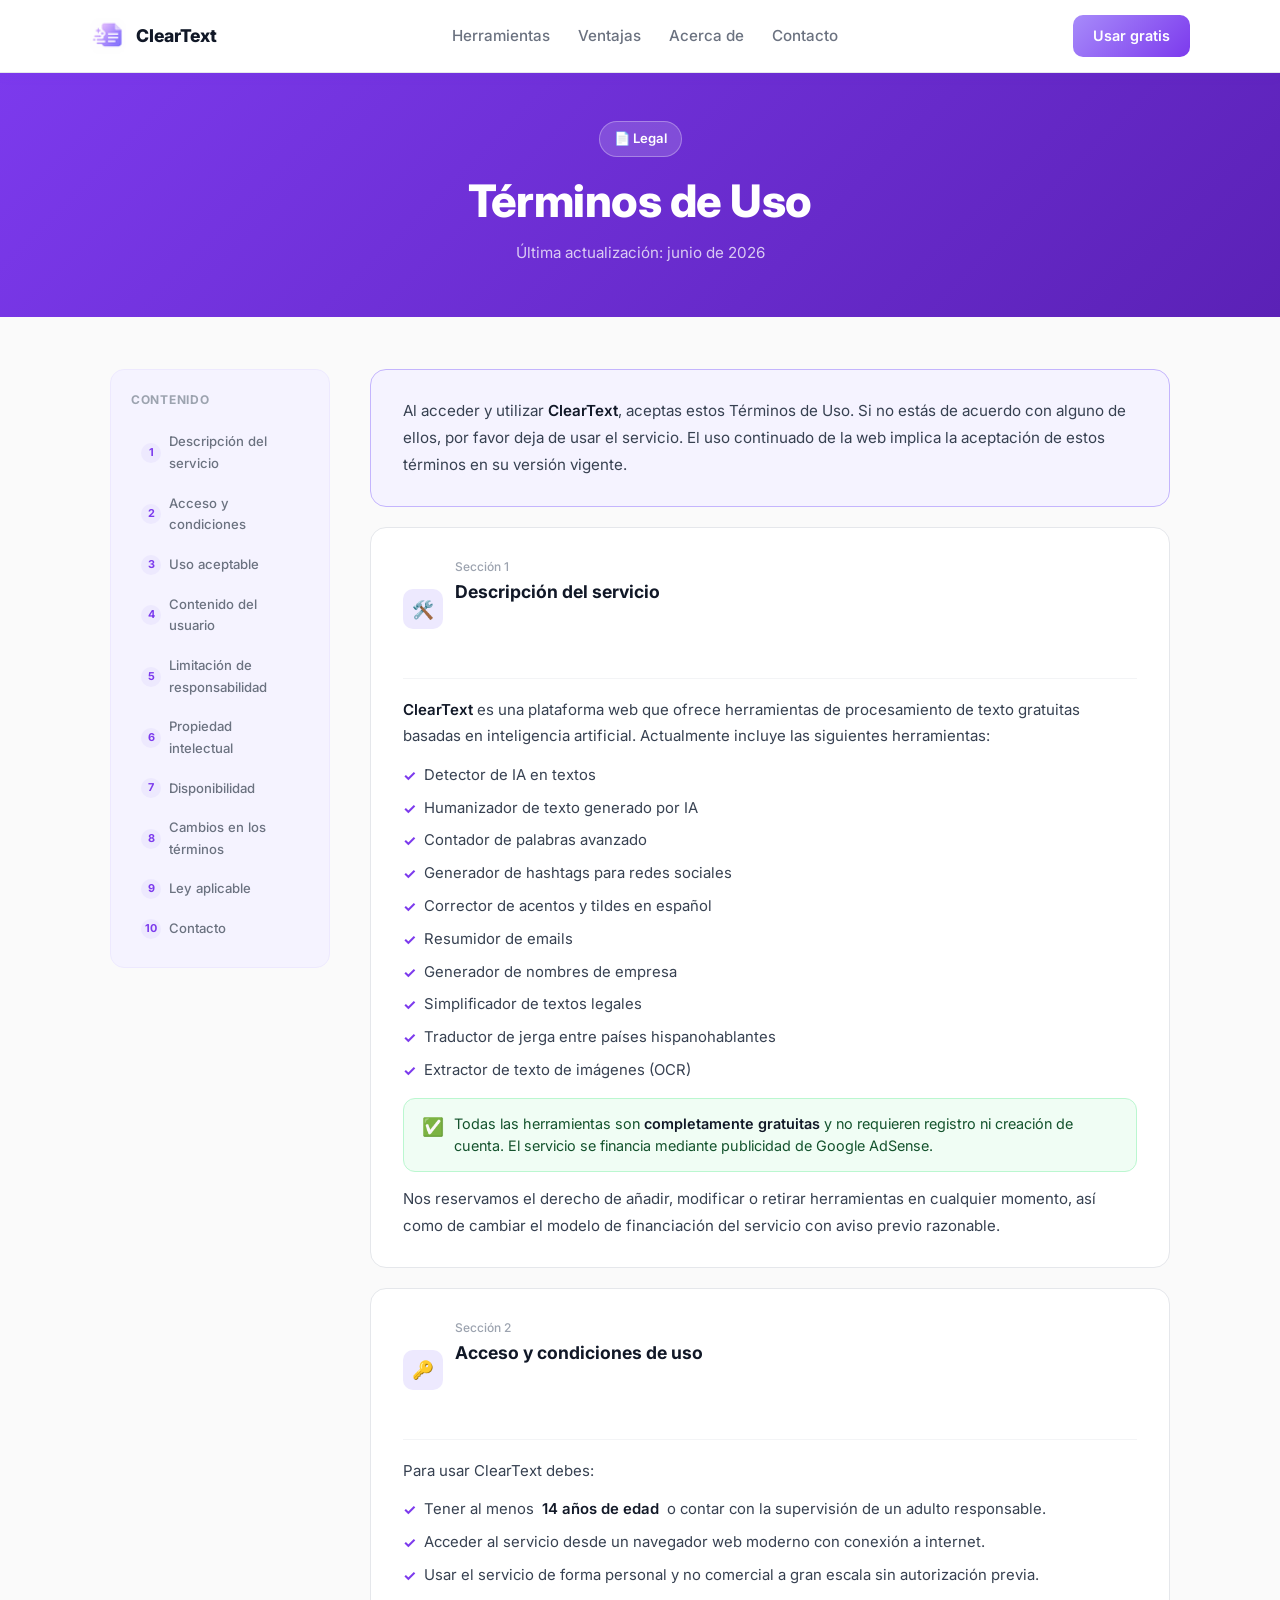
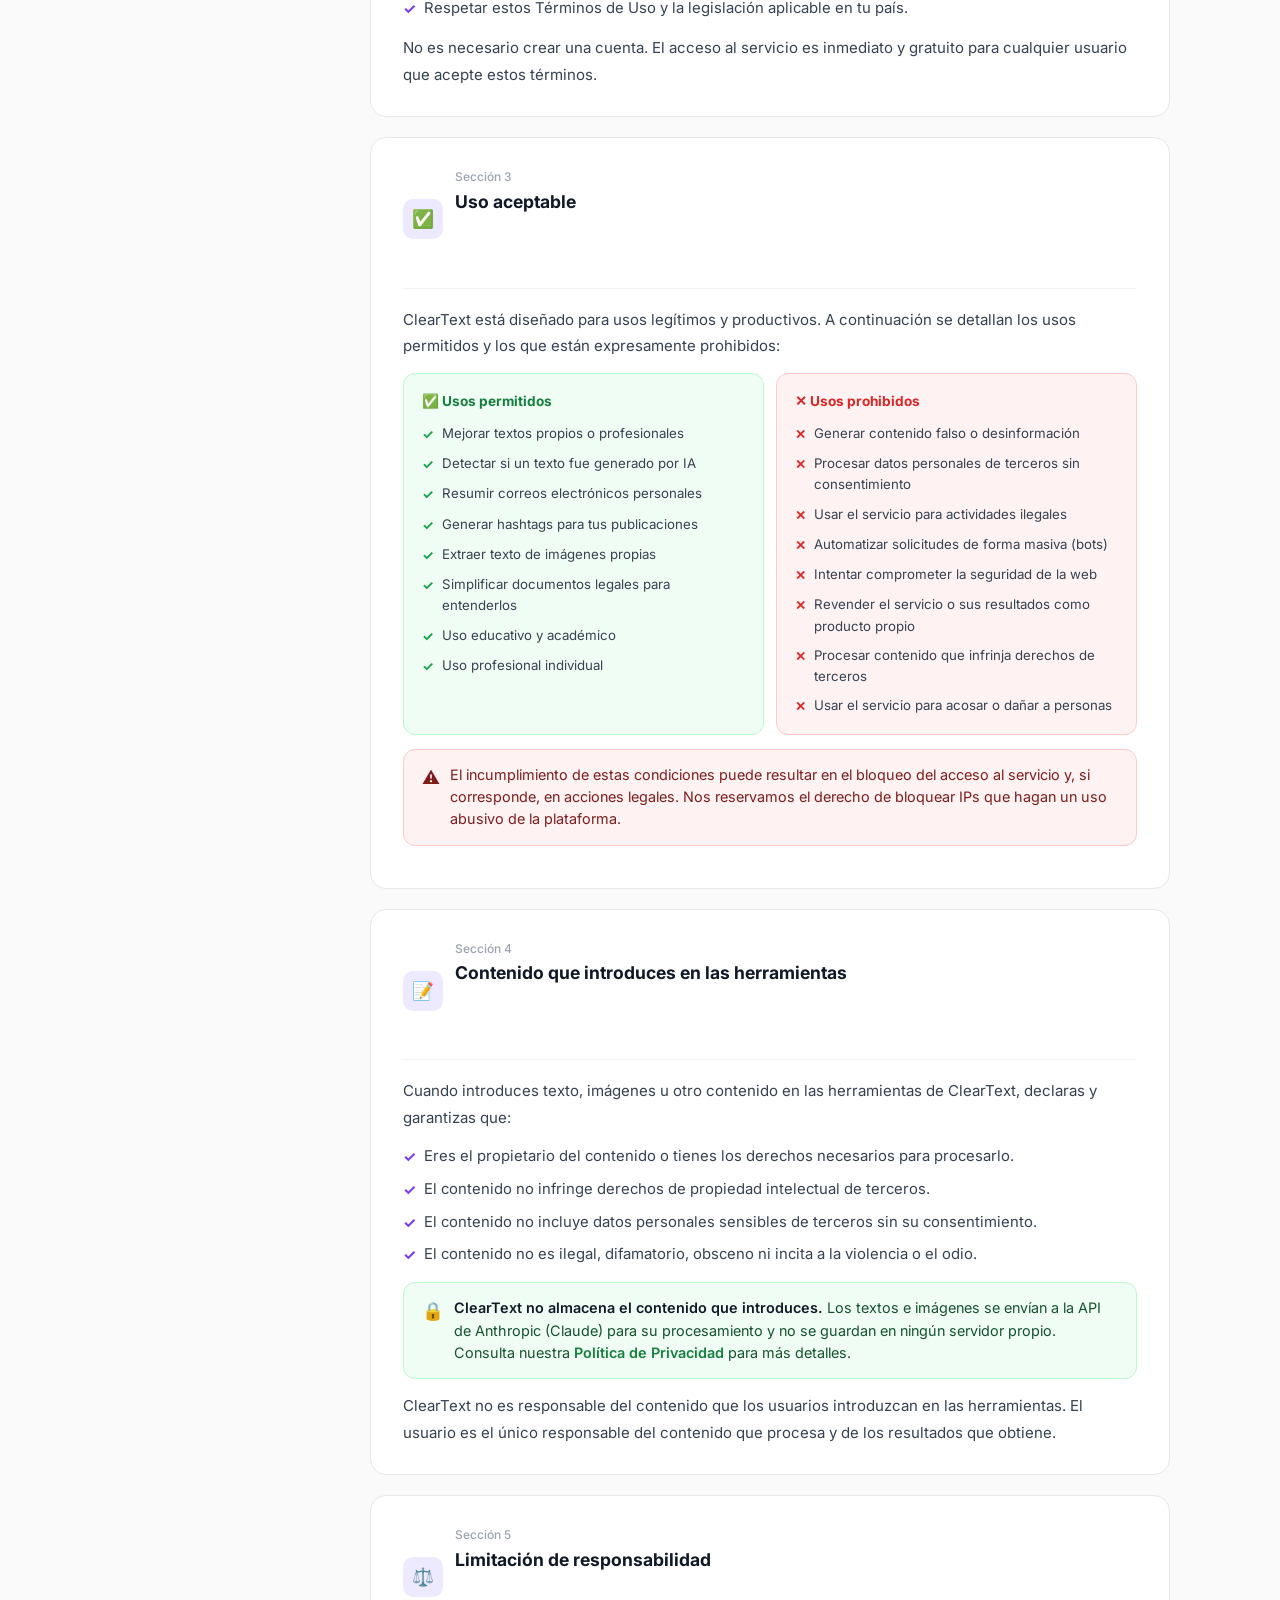
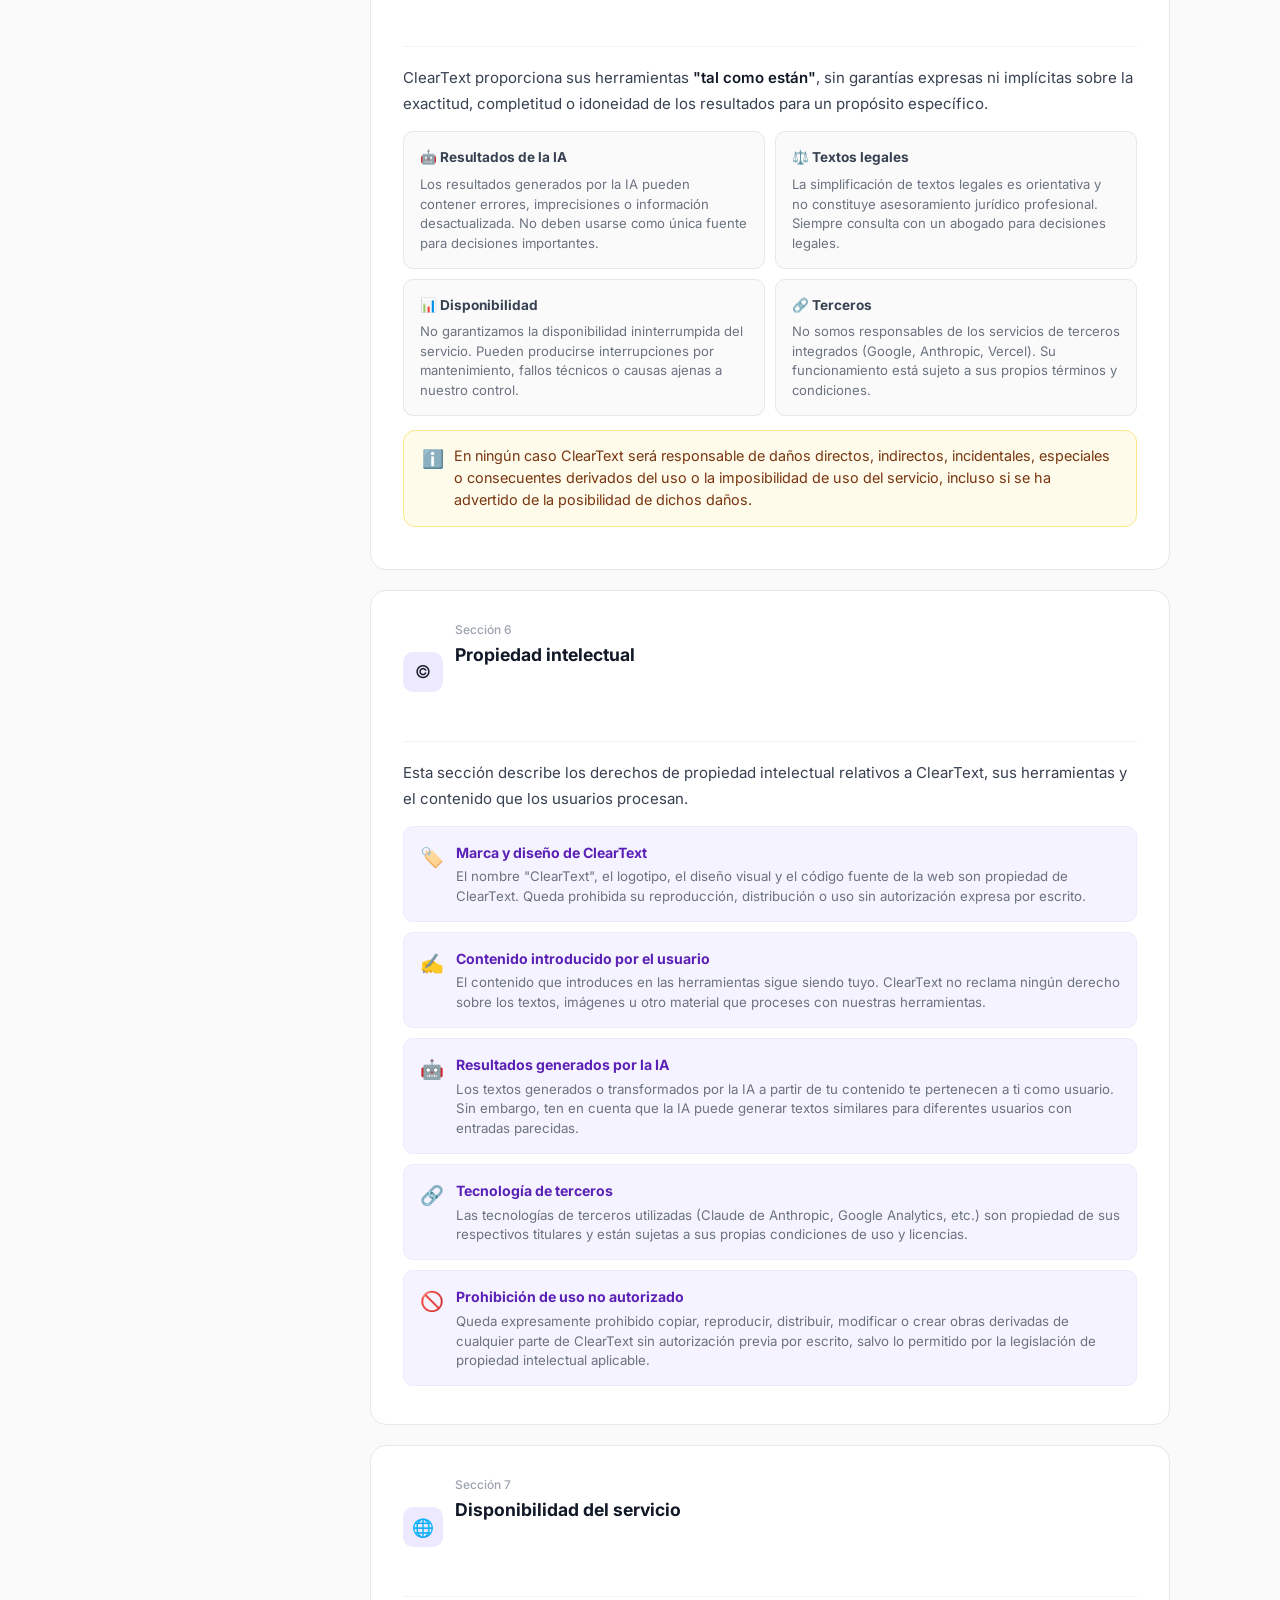
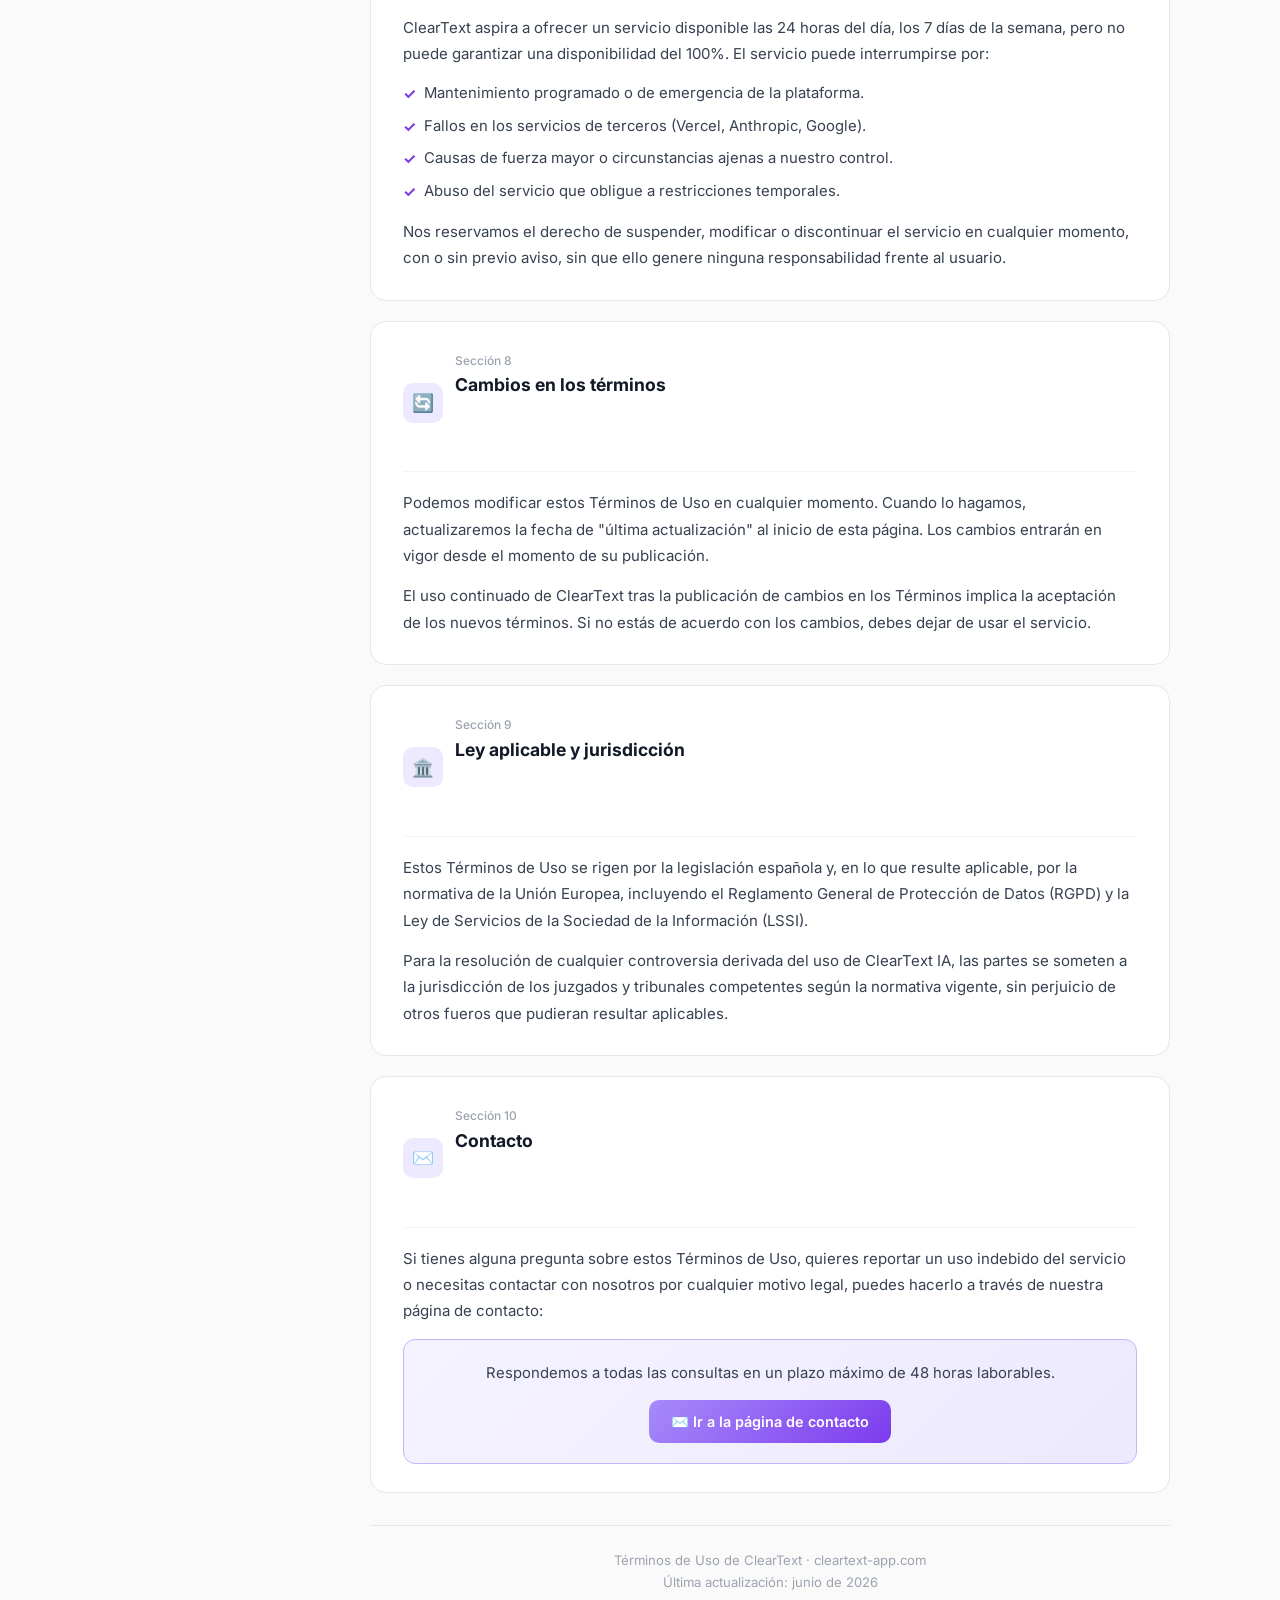
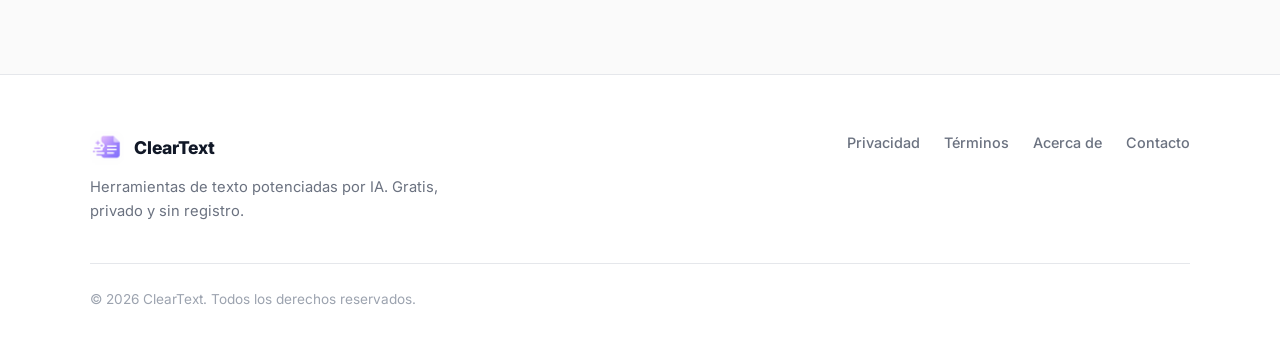
<file: terminos/index.html>
<!DOCTYPE html>
<html lang="es">
<head>
  <meta charset="UTF-8">
  <meta name="viewport" content="width=device-width, initial-scale=1.0">

  <title>Términos de Uso | ClearText</title>
  <meta name="description" content="Términos y condiciones de uso de ClearText IA. Condiciones del servicio gratuito de herramientas de texto con IA.">
  <meta name="robots" content="index, follow">

  <link rel="preconnect" href="https://fonts.googleapis.com">
  <link rel="preconnect" href="https://fonts.gstatic.com" crossorigin>
  <link href="https://fonts.googleapis.com/css2?family=Inter:wght@400;500;600;700;800&display=swap" rel="stylesheet">
  <link rel="stylesheet" href="../assets/css/style.css">

  <style>
    * { box-sizing: border-box; }

    header {
      background: #ffffff; border-bottom: 1px solid #E5E7EB;
      box-shadow: 0 2px 12px rgba(124,58,237,0.07); backdrop-filter: none;
    }
    .logo { color: #111827; }
    .nav-links a { color: #6B7280; }
    .nav-links a:hover { color: #7C3AED; }
    .btn-nav {
      background: linear-gradient(135deg,#A78BFA,#7C3AED);
      color: #fff; border: none; padding: 9px 20px; border-radius: 10px;
      font-weight: 600; font-size: 0.9rem; cursor: pointer;
      display: inline-flex; align-items: center; text-decoration: none;
      transition: opacity .2s, transform .2s;
    }
    .btn-nav:hover { opacity: .9; transform: translateY(-1px); }

    /* Hero */
    .legal-hero {
      background: linear-gradient(135deg,#7C3AED,#5B21B6);
      padding: 48px 0 52px; margin-bottom: 52px; text-align: center;
    }
    .legal-hero .badge {
      display: inline-flex; align-items: center; gap: 6px;
      background: rgba(255,255,255,.15); border: 1px solid rgba(255,255,255,.3);
      color: #fff; padding: 6px 14px; border-radius: 9999px;
      font-size: .82rem; font-weight: 600; margin-bottom: 18px;
    }
    .legal-hero h1 {
      font-size: clamp(1.8rem,4vw,2.8rem); font-weight: 800;
      color: #fff; margin-bottom: 12px; letter-spacing: -.5px;
    }
    .legal-hero p { font-size: .95rem; color: rgba(255,255,255,.75); }

    /* Layout */
    .legal-layout {
      display: grid; grid-template-columns: 220px 1fr;
      gap: 40px; align-items: start; max-width: 1060px; margin: 0 auto;
    }

    /* Índice lateral */
    .legal-toc {
      position: sticky; top: 96px;
      background: #F5F3FF; border: 1px solid #EDE9FE;
      border-radius: 14px; padding: 20px;
    }
    .toc-title {
      font-size: .75rem; font-weight: 700; color: #9CA3AF;
      text-transform: uppercase; letter-spacing: .06em; margin-bottom: 14px;
    }
    .toc-list { display: flex; flex-direction: column; gap: 4px; }
    .toc-item {
      display: flex; align-items: center; gap: 8px;
      padding: 7px 10px; border-radius: 8px;
      font-size: .82rem; font-weight: 500; color: #6B7280;
      text-decoration: none; transition: background .15s, color .15s;
    }
    .toc-item:hover { background: #EDE9FE; color: #7C3AED; }
    .toc-num {
      width: 20px; height: 20px; border-radius: 50%;
      background: #EDE9FE; color: #7C3AED;
      font-size: .68rem; font-weight: 700;
      display: flex; align-items: center; justify-content: center; flex-shrink: 0;
    }

    /* Secciones */
    .legal-content { min-width: 0; }
    .legal-section {
      background: #fff; border: 1px solid #E5E7EB; border-radius: 16px;
      padding: 28px 32px; margin-bottom: 20px; scroll-margin-top: 100px;
    }
    .section-header {
      display: flex; align-items: center; gap: 12px; margin-bottom: 18px;
      padding-bottom: 16px; border-bottom: 1px solid #F3F4F6;
    }
    .section-icon {
      width: 40px; height: 40px; border-radius: 10px;
      background: #EDE9FE; display: flex; align-items: center;
      justify-content: center; font-size: 1.1rem; flex-shrink: 0;
    }
    .section-title { font-size: 1.1rem; font-weight: 700; color: #111827; }
    .section-num   { font-size: .75rem; color: #9CA3AF; font-weight: 500; margin-top: 1px; }

    .legal-content p {
      font-size: .94rem; color: #374151; line-height: 1.75; margin-bottom: 14px;
    }
    .legal-content p:last-child { margin-bottom: 0; }
    .legal-content strong { font-weight: 600; color: #111827; }

    .legal-content ul {
      margin: 10px 0 14px; display: flex; flex-direction: column; gap: 8px;
    }
    .legal-content ul li {
      font-size: .93rem; color: #374151; line-height: 1.6;
      display: flex; align-items: flex-start; gap: 8px;
    }
    .legal-content ul li::before {
      content: '✓'; color: #7C3AED; font-weight: 700; flex-shrink: 0; margin-top: 1px;
    }

    /* Listas de uso prohibido */
    .legal-content ul.prohibited li::before { content: '✕'; color: #DC2626; }

    /* Highlight / warning boxes */
    .highlight-box {
      background: #F0FDF4; border: 1px solid #BBF7D0; border-radius: 12px;
      padding: 14px 18px; margin: 14px 0;
      display: flex; align-items: flex-start; gap: 10px;
      font-size: .9rem; color: #14532D; line-height: 1.55;
    }
    .warning-box {
      background: #FEF2F2; border: 1px solid #FECACA; border-radius: 12px;
      padding: 14px 18px; margin: 14px 0;
      display: flex; align-items: flex-start; gap: 10px;
      font-size: .9rem; color: #7F1D1D; line-height: 1.55;
    }
    .info-box {
      background: #FFFBEB; border: 1px solid #FDE68A; border-radius: 12px;
      padding: 14px 18px; margin: 14px 0;
      display: flex; align-items: flex-start; gap: 10px;
      font-size: .9rem; color: #78350F; line-height: 1.55;
    }
    .box-icon { font-size: 1.1rem; flex-shrink: 0; }

    /* Tabla de usos permitidos/prohibidos */
    .use-grid {
      display: grid; grid-template-columns: 1fr 1fr; gap: 12px; margin: 14px 0;
    }
    .use-card {
      border-radius: 12px; padding: 16px 18px;
    }
    .use-card.allowed  { background: #F0FDF4; border: 1px solid #BBF7D0; }
    .use-card.banned   { background: #FEF2F2; border: 1px solid #FECACA; }
    .use-card-title {
      font-size: .85rem; font-weight: 700; margin-bottom: 10px;
      display: flex; align-items: center; gap: 7px;
    }
    .use-card.allowed .use-card-title { color: #15803D; }
    .use-card.banned  .use-card-title { color: #DC2626; }
    .use-card ul { margin: 0; }
    .use-card ul li { font-size: .83rem; color: #374151; }
    .use-card.allowed ul li::before { content: '✓'; color: #16A34A; }
    .use-card.banned  ul li::before { content: '✕'; color: #DC2626; }

    /* Responsabilidad */
    .liability-grid {
      display: grid; grid-template-columns: 1fr 1fr; gap: 10px; margin: 14px 0;
    }
    .liability-card {
      background: #FAFAFA; border: 1px solid #E5E7EB; border-radius: 10px;
      padding: 14px 16px;
    }
    .liability-card-title {
      font-size: .85rem; font-weight: 700; color: #374151;
      display: flex; align-items: center; gap: 6px; margin-bottom: 6px;
    }
    .liability-card p { font-size: .82rem; color: #6B7280; line-height: 1.5; margin: 0; }

    /* Propiedad intelectual */
    .ip-row {
      display: flex; align-items: flex-start; gap: 12px;
      background: #F5F3FF; border: 1px solid #EDE9FE; border-radius: 10px;
      padding: 14px 16px; margin-bottom: 10px;
    }
    .ip-icon { font-size: 1.2rem; flex-shrink: 0; margin-top: 1px; }
    .ip-body {}
    .ip-title { font-size: .88rem; font-weight: 700; color: #5B21B6; margin-bottom: 3px; }
    .ip-desc  { font-size: .83rem; color: #6B7280; line-height: 1.5; }

    /* Contacto */
    .contact-card {
      background: linear-gradient(135deg,#F5F3FF,#EDE9FE);
      border: 1px solid #C4B5FD; border-radius: 12px;
      padding: 20px 24px; text-align: center; margin-top: 8px;
    }
    .contact-card p { font-size: .93rem; color: #374151; margin-bottom: 14px; }
    .contact-link {
      display: inline-flex; align-items: center; gap: 6px;
      padding: 10px 22px;
      background: linear-gradient(135deg,#A78BFA,#7C3AED);
      color: #fff; border-radius: 10px; font-weight: 600; font-size: .9rem;
      text-decoration: none; transition: opacity .2s, transform .2s;
    }
    .contact-link:hover { opacity: .9; transform: translateY(-1px); }

    .update-note {
      text-align: center; font-size: .82rem; color: #9CA3AF;
      margin-top: 32px; padding-top: 24px; border-top: 1px solid #E5E7EB;
    }

    footer { background: #fff; border-top: 1px solid #E5E7EB; }

    @media(max-width:900px){
      .legal-layout{ grid-template-columns: 1fr; }
      .legal-toc{ position: static; }
    }
    @media(max-width:768px){
      .nav{ flex-wrap:wrap; height:auto; padding:14px 0; gap:12px; }
      .nav-links{ width:100%; justify-content:center; gap:16px; flex-wrap:wrap; }
      .legal-section{ padding:22px 18px; }
      .use-grid{ grid-template-columns: 1fr; }
      .liability-grid{ grid-template-columns: 1fr; }
      .legal-hero{ padding:36px 0 40px; }
    }
  </style>
</head>

<body>

<header>
  <div class="container nav">
    <a href="../" class="logo">
      <img src="../logo-32.png" alt="ClearText IA" style="width:36px;height:36px;border-radius:9px;object-fit:contain;">
      <span>ClearText</span>
    </a>
    <nav class="nav-links">
      <a href="../#herramientas">Herramientas</a>
      <a href="../#ventajas">Ventajas</a>
      <a href="../acerca/">Acerca de</a>
      <a href="../contacto/">Contacto</a>
    </nav>
    <a href="../#herramientas" class="btn-nav">Usar gratis</a>
  </div>
</header>

<!-- Hero -->
<div class="legal-hero">
  <div class="container">
    <div class="badge">📄 Legal</div>
    <h1>Términos de Uso</h1>
    <p>Última actualización: junio de 2026</p>
  </div>
</div>

<main>
  <div class="container" style="padding-bottom: 80px;">
    <div class="legal-layout">

      <!-- Índice -->
      <aside class="legal-toc">
        <div class="toc-title">Contenido</div>
        <nav class="toc-list">
          <a class="toc-item" href="#descripcion"><span class="toc-num">1</span>Descripción del servicio</a>
          <a class="toc-item" href="#acceso"><span class="toc-num">2</span>Acceso y condiciones</a>
          <a class="toc-item" href="#uso-aceptable"><span class="toc-num">3</span>Uso aceptable</a>
          <a class="toc-item" href="#contenido-usuario"><span class="toc-num">4</span>Contenido del usuario</a>
          <a class="toc-item" href="#responsabilidad"><span class="toc-num">5</span>Limitación de responsabilidad</a>
          <a class="toc-item" href="#propiedad-intelectual"><span class="toc-num">6</span>Propiedad intelectual</a>
          <a class="toc-item" href="#disponibilidad"><span class="toc-num">7</span>Disponibilidad</a>
          <a class="toc-item" href="#cambios"><span class="toc-num">8</span>Cambios en los términos</a>
          <a class="toc-item" href="#ley-aplicable"><span class="toc-num">9</span>Ley aplicable</a>
          <a class="toc-item" href="#contacto"><span class="toc-num">10</span>Contacto</a>
        </nav>
      </aside>

      <!-- Contenido -->
      <div class="legal-content">

        <!-- INTRO -->
        <div class="legal-section" style="background:#F5F3FF;border-color:#C4B5FD;">
          <p style="margin:0;font-size:.95rem;">
            Al acceder y utilizar <strong>ClearText</strong>, aceptas estos
            Términos de Uso. Si no estás de acuerdo con alguno de ellos, por favor deja de usar el servicio.
            El uso continuado de la web implica la aceptación de estos términos en su versión vigente.
          </p>
        </div>

        <!-- 1. Descripción -->
        <div class="legal-section" id="descripcion">
          <div class="section-header">
            <div class="section-icon">🛠️</div>
            <div>
              <div class="section-num">Sección 1</div>
              <div class="section-title">Descripción del servicio</div>
            </div>
          </div>

          <p>
            <strong>ClearText</strong> es una plataforma web que ofrece herramientas de
            procesamiento de texto gratuitas basadas en inteligencia artificial. Actualmente incluye las siguientes
            herramientas:
          </p>

          <ul>
            <li>Detector de IA en textos</li>
            <li>Humanizador de texto generado por IA</li>
            <li>Contador de palabras avanzado</li>
            <li>Generador de hashtags para redes sociales</li>
            <li>Corrector de acentos y tildes en español</li>
            <li>Resumidor de emails</li>
            <li>Generador de nombres de empresa</li>
            <li>Simplificador de textos legales</li>
            <li>Traductor de jerga entre países hispanohablantes</li>
            <li>Extractor de texto de imágenes (OCR)</li>
          </ul>

          <div class="highlight-box">
            <span class="box-icon">✅</span>
            <span>
              Todas las herramientas son <strong>completamente gratuitas</strong> y no requieren
              registro ni creación de cuenta. El servicio se financia mediante publicidad de
              Google AdSense.
            </span>
          </div>

          <p>
            Nos reservamos el derecho de añadir, modificar o retirar herramientas en cualquier momento,
            así como de cambiar el modelo de financiación del servicio con aviso previo razonable.
          </p>
        </div>

        <!-- 2. Acceso -->
        <div class="legal-section" id="acceso">
          <div class="section-header">
            <div class="section-icon">🔑</div>
            <div>
              <div class="section-num">Sección 2</div>
              <div class="section-title">Acceso y condiciones de uso</div>
            </div>
          </div>

          <p>Para usar ClearText debes:</p>

          <ul>
            <li>Tener al menos <strong>14 años de edad</strong> o contar con la supervisión de un adulto responsable.</li>
            <li>Acceder al servicio desde un navegador web moderno con conexión a internet.</li>
            <li>Usar el servicio de forma personal y no comercial a gran escala sin autorización previa.</li>
            <li>Respetar estos Términos de Uso y la legislación aplicable en tu país.</li>
          </ul>

          <p>
            No es necesario crear una cuenta. El acceso al servicio es inmediato y gratuito
            para cualquier usuario que acepte estos términos.
          </p>
        </div>

        <!-- 3. Uso aceptable -->
        <div class="legal-section" id="uso-aceptable">
          <div class="section-header">
            <div class="section-icon">✅</div>
            <div>
              <div class="section-num">Sección 3</div>
              <div class="section-title">Uso aceptable</div>
            </div>
          </div>

          <p>
            ClearText está diseñado para usos legítimos y productivos. A continuación se detallan
            los usos permitidos y los que están expresamente prohibidos:
          </p>

          <div class="use-grid">
            <div class="use-card allowed">
              <div class="use-card-title">✅ Usos permitidos</div>
              <ul>
                <li>Mejorar textos propios o profesionales</li>
                <li>Detectar si un texto fue generado por IA</li>
                <li>Resumir correos electrónicos personales</li>
                <li>Generar hashtags para tus publicaciones</li>
                <li>Extraer texto de imágenes propias</li>
                <li>Simplificar documentos legales para entenderlos</li>
                <li>Uso educativo y académico</li>
                <li>Uso profesional individual</li>
              </ul>
            </div>
            <div class="use-card banned">
              <div class="use-card-title">✕ Usos prohibidos</div>
              <ul>
                <li>Generar contenido falso o desinformación</li>
                <li>Procesar datos personales de terceros sin consentimiento</li>
                <li>Usar el servicio para actividades ilegales</li>
                <li>Automatizar solicitudes de forma masiva (bots)</li>
                <li>Intentar comprometer la seguridad de la web</li>
                <li>Revender el servicio o sus resultados como producto propio</li>
                <li>Procesar contenido que infrinja derechos de terceros</li>
                <li>Usar el servicio para acosar o dañar a personas</li>
              </ul>
            </div>
          </div>

          <div class="warning-box">
            <span class="box-icon">⚠️</span>
            <span>
              El incumplimiento de estas condiciones puede resultar en el bloqueo del acceso al
              servicio y, si corresponde, en acciones legales. Nos reservamos el derecho de
              bloquear IPs que hagan un uso abusivo de la plataforma.
            </span>
          </div>
        </div>

        <!-- 4. Contenido del usuario -->
        <div class="legal-section" id="contenido-usuario">
          <div class="section-header">
            <div class="section-icon">📝</div>
            <div>
              <div class="section-num">Sección 4</div>
              <div class="section-title">Contenido que introduces en las herramientas</div>
            </div>
          </div>

          <p>
            Cuando introduces texto, imágenes u otro contenido en las herramientas de ClearText,
            declaras y garantizas que:
          </p>

          <ul>
            <li>Eres el propietario del contenido o tienes los derechos necesarios para procesarlo.</li>
            <li>El contenido no infringe derechos de propiedad intelectual de terceros.</li>
            <li>El contenido no incluye datos personales sensibles de terceros sin su consentimiento.</li>
            <li>El contenido no es ilegal, difamatorio, obsceno ni incita a la violencia o el odio.</li>
          </ul>

          <div class="highlight-box">
            <span class="box-icon">🔒</span>
            <span>
              <strong>ClearText no almacena el contenido que introduces.</strong> Los textos
              e imágenes se envían a la API de Anthropic (Claude) para su procesamiento y
              no se guardan en ningún servidor propio. Consulta nuestra
              <a href="../privacidad/" style="color:#15803D;font-weight:600;">Política de Privacidad</a>
              para más detalles.
            </span>
          </div>

          <p>
            ClearText no es responsable del contenido que los usuarios introduzcan en las
            herramientas. El usuario es el único responsable del contenido que procesa y de los
            resultados que obtiene.
          </p>
        </div>

        <!-- 5. Limitación de responsabilidad -->
        <div class="legal-section" id="responsabilidad">
          <div class="section-header">
            <div class="section-icon">⚖️</div>
            <div>
              <div class="section-num">Sección 5</div>
              <div class="section-title">Limitación de responsabilidad</div>
            </div>
          </div>

          <p>
            ClearText proporciona sus herramientas <strong>"tal como están"</strong>, sin
            garantías expresas ni implícitas sobre la exactitud, completitud o idoneidad de los
            resultados para un propósito específico.
          </p>

          <div class="liability-grid">
            <div class="liability-card">
              <div class="liability-card-title">🤖 Resultados de la IA</div>
              <p>Los resultados generados por la IA pueden contener errores, imprecisiones o información desactualizada. No deben usarse como única fuente para decisiones importantes.</p>
            </div>
            <div class="liability-card">
              <div class="liability-card-title">⚖️ Textos legales</div>
              <p>La simplificación de textos legales es orientativa y no constituye asesoramiento jurídico profesional. Siempre consulta con un abogado para decisiones legales.</p>
            </div>
            <div class="liability-card">
              <div class="liability-card-title">📊 Disponibilidad</div>
              <p>No garantizamos la disponibilidad ininterrumpida del servicio. Pueden producirse interrupciones por mantenimiento, fallos técnicos o causas ajenas a nuestro control.</p>
            </div>
            <div class="liability-card">
              <div class="liability-card-title">🔗 Terceros</div>
              <p>No somos responsables de los servicios de terceros integrados (Google, Anthropic, Vercel). Su funcionamiento está sujeto a sus propios términos y condiciones.</p>
            </div>
          </div>

          <div class="info-box">
            <span class="box-icon">ℹ️</span>
            <span>
              En ningún caso ClearText será responsable de daños directos, indirectos,
              incidentales, especiales o consecuentes derivados del uso o la imposibilidad de uso
              del servicio, incluso si se ha advertido de la posibilidad de dichos daños.
            </span>
          </div>
        </div>

        <!-- 6. Propiedad intelectual -->
        <div class="legal-section" id="propiedad-intelectual">
          <div class="section-header">
            <div class="section-icon">©️</div>
            <div>
              <div class="section-num">Sección 6</div>
              <div class="section-title">Propiedad intelectual</div>
            </div>
          </div>

          <p>
            Esta sección describe los derechos de propiedad intelectual relativos a ClearText,
            sus herramientas y el contenido que los usuarios procesan.
          </p>

          <div class="ip-row">
            <span class="ip-icon">🏷️</span>
            <div class="ip-body">
              <div class="ip-title">Marca y diseño de ClearText</div>
              <div class="ip-desc">El nombre "ClearText", el logotipo, el diseño visual y el código fuente de la web son propiedad de ClearText. Queda prohibida su reproducción, distribución o uso sin autorización expresa por escrito.</div>
            </div>
          </div>

          <div class="ip-row">
            <span class="ip-icon">✍️</span>
            <div class="ip-body">
              <div class="ip-title">Contenido introducido por el usuario</div>
              <div class="ip-desc">El contenido que introduces en las herramientas sigue siendo tuyo. ClearText no reclama ningún derecho sobre los textos, imágenes u otro material que proceses con nuestras herramientas.</div>
            </div>
          </div>

          <div class="ip-row">
            <span class="ip-icon">🤖</span>
            <div class="ip-body">
              <div class="ip-title">Resultados generados por la IA</div>
              <div class="ip-desc">Los textos generados o transformados por la IA a partir de tu contenido te pertenecen a ti como usuario. Sin embargo, ten en cuenta que la IA puede generar textos similares para diferentes usuarios con entradas parecidas.</div>
            </div>
          </div>

          <div class="ip-row">
            <span class="ip-icon">🔗</span>
            <div class="ip-body">
              <div class="ip-title">Tecnología de terceros</div>
              <div class="ip-desc">Las tecnologías de terceros utilizadas (Claude de Anthropic, Google Analytics, etc.) son propiedad de sus respectivos titulares y están sujetas a sus propias condiciones de uso y licencias.</div>
            </div>
          </div>

          <div class="ip-row">
            <span class="ip-icon">🚫</span>
            <div class="ip-body">
              <div class="ip-title">Prohibición de uso no autorizado</div>
              <div class="ip-desc">Queda expresamente prohibido copiar, reproducir, distribuir, modificar o crear obras derivadas de cualquier parte de ClearText sin autorización previa por escrito, salvo lo permitido por la legislación de propiedad intelectual aplicable.</div>
            </div>
          </div>
        </div>

        <!-- 7. Disponibilidad -->
        <div class="legal-section" id="disponibilidad">
          <div class="section-header">
            <div class="section-icon">🌐</div>
            <div>
              <div class="section-num">Sección 7</div>
              <div class="section-title">Disponibilidad del servicio</div>
            </div>
          </div>
          <p>
            ClearText aspira a ofrecer un servicio disponible las 24 horas del día, los 7 días
            de la semana, pero no puede garantizar una disponibilidad del 100%. El servicio puede
            interrumpirse por:
          </p>
          <ul>
            <li>Mantenimiento programado o de emergencia de la plataforma.</li>
            <li>Fallos en los servicios de terceros (Vercel, Anthropic, Google).</li>
            <li>Causas de fuerza mayor o circunstancias ajenas a nuestro control.</li>
            <li>Abuso del servicio que obligue a restricciones temporales.</li>
          </ul>
          <p>
            Nos reservamos el derecho de suspender, modificar o discontinuar el servicio en
            cualquier momento, con o sin previo aviso, sin que ello genere ninguna responsabilidad
            frente al usuario.
          </p>
        </div>

        <!-- 8. Cambios -->
        <div class="legal-section" id="cambios">
          <div class="section-header">
            <div class="section-icon">🔄</div>
            <div>
              <div class="section-num">Sección 8</div>
              <div class="section-title">Cambios en los términos</div>
            </div>
          </div>
          <p>
            Podemos modificar estos Términos de Uso en cualquier momento. Cuando lo hagamos,
            actualizaremos la fecha de "última actualización" al inicio de esta página. Los cambios
            entrarán en vigor desde el momento de su publicación.
          </p>
          <p>
            El uso continuado de ClearText tras la publicación de cambios en los Términos
            implica la aceptación de los nuevos términos. Si no estás de acuerdo con los cambios,
            debes dejar de usar el servicio.
          </p>
        </div>

        <!-- 9. Ley aplicable -->
        <div class="legal-section" id="ley-aplicable">
          <div class="section-header">
            <div class="section-icon">🏛️</div>
            <div>
              <div class="section-num">Sección 9</div>
              <div class="section-title">Ley aplicable y jurisdicción</div>
            </div>
          </div>
          <p>
            Estos Términos de Uso se rigen por la legislación española y, en lo que resulte
            aplicable, por la normativa de la Unión Europea, incluyendo el Reglamento General de
            Protección de Datos (RGPD) y la Ley de Servicios de la Sociedad de la Información (LSSI).
          </p>
          <p>
            Para la resolución de cualquier controversia derivada del uso de ClearText IA, las
            partes se someten a la jurisdicción de los juzgados y tribunales competentes según
            la normativa vigente, sin perjuicio de otros fueros que pudieran resultar aplicables.
          </p>
        </div>

        <!-- 10. Contacto -->
        <div class="legal-section" id="contacto">
          <div class="section-header">
            <div class="section-icon">✉️</div>
            <div>
              <div class="section-num">Sección 10</div>
              <div class="section-title">Contacto</div>
            </div>
          </div>
          <p>
            Si tienes alguna pregunta sobre estos Términos de Uso, quieres reportar un uso indebido
            del servicio o necesitas contactar con nosotros por cualquier motivo legal, puedes
            hacerlo a través de nuestra página de contacto:
          </p>
          <div class="contact-card">
            <p>Respondemos a todas las consultas en un plazo máximo de 48 horas laborables.</p>
            <a href="../contacto/" class="contact-link">✉️ Ir a la página de contacto</a>
          </div>
        </div>

        <div class="update-note">
          Términos de Uso de ClearText · cleartext-app.com<br>
          Última actualización: junio de 2026
        </div>

      </div>
    </div>
  </div>
</main>

<footer>
  <div class="container">
    <div class="footer-grid">
      <div class="footer-info">
        <div class="logo" style="margin-bottom:10px;">
          <img src="../logo-32.png" alt="ClearText IA" style="width:34px;height:34px;border-radius:9px;object-fit:contain;">
          <span>ClearText</span>
        </div>
        <p>Herramientas de texto potenciadas por IA. Gratis, privado y sin registro.</p>
      </div>
      <div class="footer-links">
        <a href="../privacidad/">Privacidad</a>
        <a href="../terminos/">Términos</a>
        <a href="../acerca/">Acerca de</a>
        <a href="../contacto/">Contacto</a>
      </div>
    </div>
    <div class="footer-bottom">
      <p>© 2026 ClearText. Todos los derechos reservados.</p>
    </div>
  </div>
</footer>

</body>
</html>
</file>
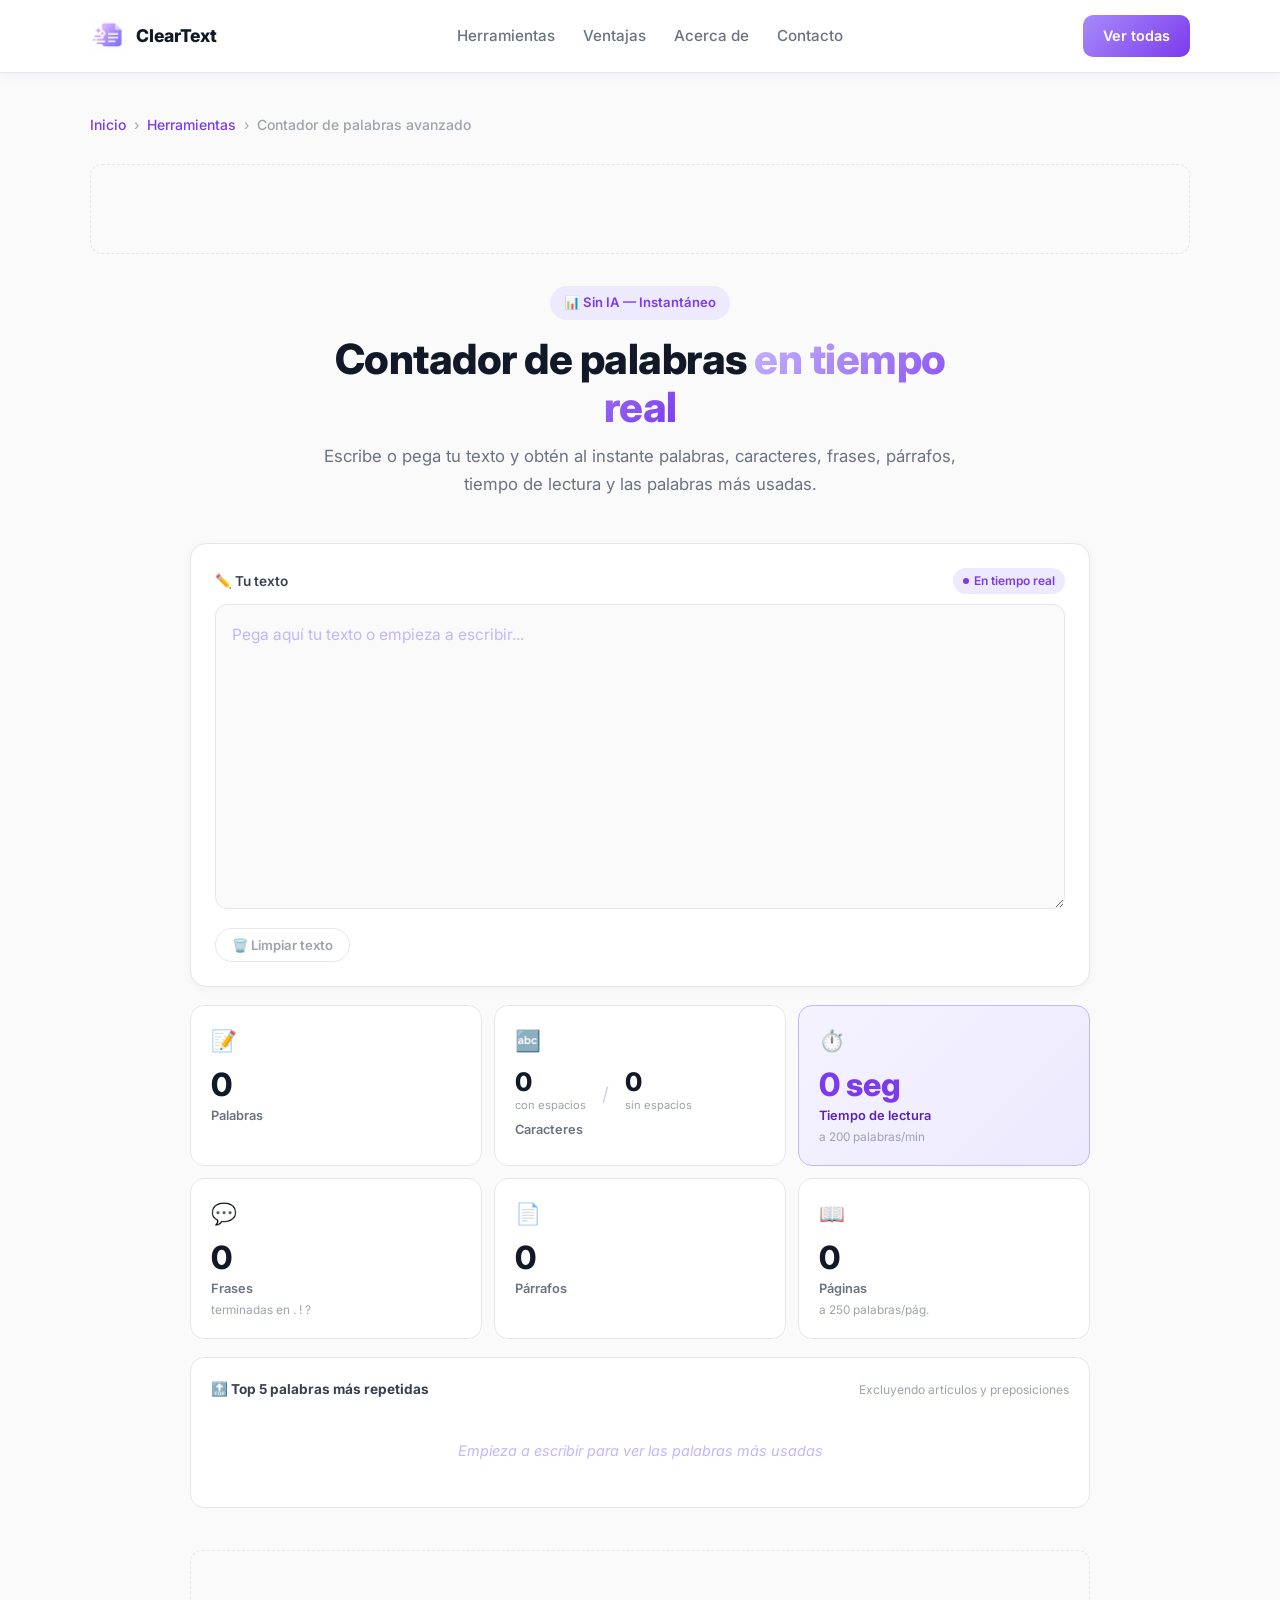
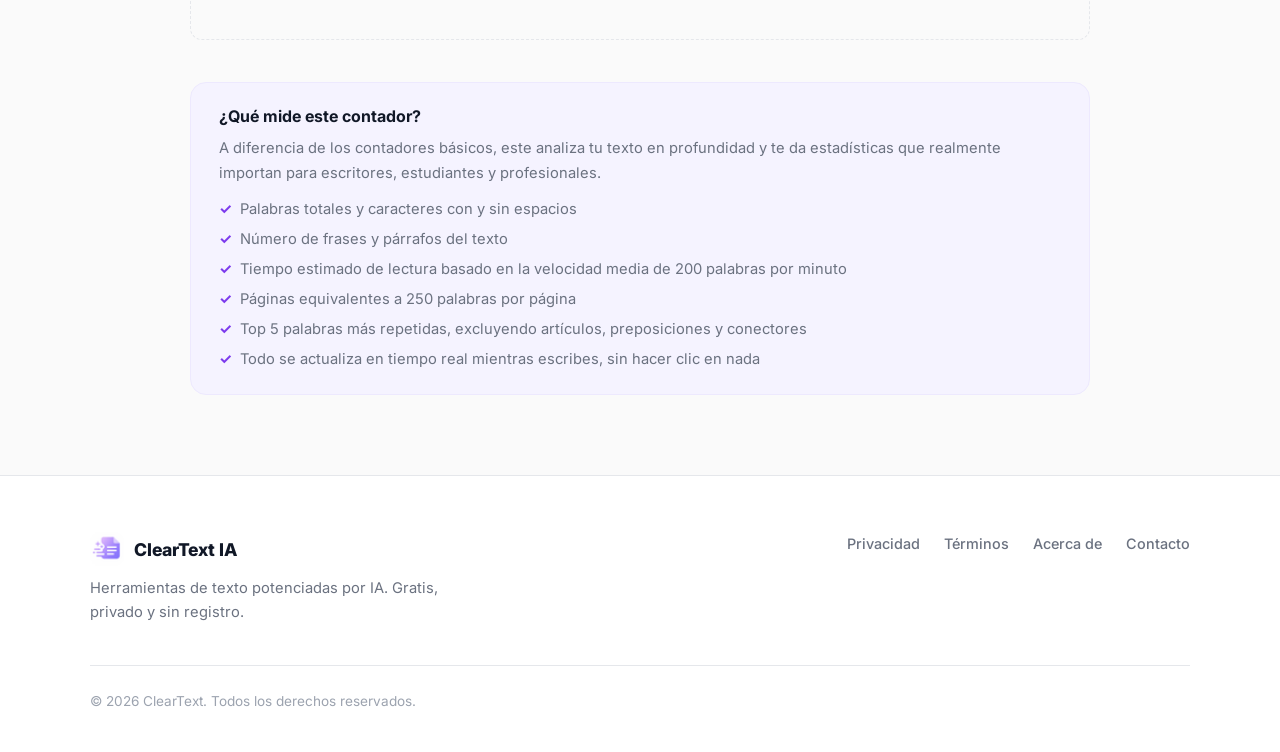
<file: tools/contador-palabras/index.html>
<!DOCTYPE html>
<html lang="es">
<head>
  <meta charset="UTF-8">
  <meta name="viewport" content="width=device-width, initial-scale=1.0">

  <title>Contador de palabras avanzado gratis | ClearText</title>
  <meta name="description" content="Cuenta palabras, caracteres, frases, párrafos y tiempo de lectura en tiempo real. Gratis, sin registro, sin IA necesaria.">

  <meta property="og:title" content="Contador de palabras avanzado | ClearText">
  <meta property="og:description" content="Contador de palabras en tiempo real con estadísticas avanzadas. Gratis y sin registro.">
  <meta property="og:type" content="website">
  <meta property="og:url" content="https://cleartext-app.com/tools/contador-palabras/">
  <meta property="og:image" content="https://cleartext-app.com/logo-512.png">

  <link rel="preconnect" href="https://fonts.googleapis.com">
  <link rel="preconnect" href="https://fonts.gstatic.com" crossorigin>
  <link href="https://fonts.googleapis.com/css2?family=Inter:wght@400;500;600;700;800&display=swap" rel="stylesheet">
  <link rel="stylesheet" href="../../assets/css/style.css">

  <style>
    * { box-sizing: border-box; }

    header {
      background: #ffffff;
      border-bottom: 1px solid #E5E7EB;
      box-shadow: 0 2px 12px rgba(124,58,237,0.07);
      backdrop-filter: none;
    }
    .logo { color: #111827; }
    .nav-links a { color: #6B7280; }
    .nav-links a:hover { color: #7C3AED; }
    .btn-nav {
      background: linear-gradient(135deg,#A78BFA,#7C3AED);
      color: #fff; border: none;
      padding: 9px 20px; border-radius: 10px;
      font-weight: 600; font-size: 0.9rem;
      cursor: pointer; display: inline-flex;
      align-items: center; text-decoration: none;
      transition: opacity .2s, transform .2s;
    }
    .btn-nav:hover { opacity: .9; transform: translateY(-1px); }

    .tool-page { padding: 40px 0 80px; }

    .breadcrumb {
      display: flex; align-items: center;
      gap: 8px; font-size: 0.875rem;
      color: #9CA3AF; margin-bottom: 28px;
    }
    .breadcrumb a { color: #7C3AED; font-weight: 500; text-decoration: none; }
    .breadcrumb a:hover { opacity: .75; }
    .breadcrumb-sep { color: #D1D5DB; }
    .breadcrumb-current { color: #6B7280; font-weight: 500; }

    .tool-header { text-align: center; max-width: 680px; margin: 0 auto 44px; }
    .tool-badge {
      display: inline-flex; align-items: center; gap: 6px;
      background: #EDE9FE; color: #7C3AED;
      padding: 6px 14px; border-radius: 9999px;
      font-size: 0.82rem; font-weight: 600; margin-bottom: 16px;
    }
    .tool-header h1 {
      font-size: clamp(1.8rem,4vw,2.6rem);
      font-weight: 800; color: #111827;
      letter-spacing: -.5px; margin-bottom: 12px; line-height: 1.15;
    }
    .tool-header h1 span {
      background: linear-gradient(135deg,#C4B5FD,#7C3AED);
      -webkit-background-clip: text;
      -webkit-text-fill-color: transparent;
      background-clip: text;
    }
    .tool-header p { font-size: 1.05rem; color: #6B7280; line-height: 1.65; }

    .tool-body { max-width: 900px; margin: 0 auto; display: flex; flex-direction: column; gap: 18px; }

    /* Textarea */
    .input-section {
      background: #fff; border: 1px solid #E5E7EB;
      border-radius: 16px; padding: 24px;
      box-shadow: 0 2px 8px rgba(0,0,0,.04);
    }
    .input-label {
      display: flex; align-items: center; justify-content: space-between;
      font-size: 0.85rem; font-weight: 600;
      color: #374151; margin-bottom: 10px;
    }
    .input-label-left { display: flex; align-items: center; gap: 8px; }
    .live-badge {
      display: inline-flex; align-items: center; gap: 5px;
      background: #EDE9FE; color: #7C3AED;
      padding: 3px 10px; border-radius: 9999px;
      font-size: .75rem; font-weight: 600;
    }
    .live-dot {
      width: 6px; height: 6px; border-radius: 50%;
      background: #7C3AED; animation: pulse 1.2s ease-in-out infinite;
    }
    @keyframes pulse { 0%,100%{opacity:1}50%{opacity:.3} }

    textarea.input-field {
      width: 100%; min-height: 220px; padding: 16px;
      border: 1.5px solid #E5E7EB; border-radius: 12px;
      background: #FAFAFA; color: #111827;
      font-size: 0.97rem; font-family: 'Inter',sans-serif;
      line-height: 1.75; resize: vertical; outline: none;
      transition: border-color .25s, box-shadow .25s;
    }
    textarea.input-field::placeholder { color: #C4B5FD; }
    textarea.input-field:hover { border-color: #C4B5FD; }
    textarea.input-field:focus {
      border-color: #7C3AED;
      box-shadow: 0 0 0 3px rgba(196,181,253,.3);
      background: #fff;
    }

    .btn-clear {
      margin-top: 12px;
      display: inline-flex; align-items: center; gap: 6px;
      padding: 8px 16px; background: transparent;
      color: #9CA3AF; border: 1px solid #E5E7EB;
      border-radius: 9999px; font-size: .82rem; font-weight: 600;
      cursor: pointer; font-family: 'Inter',sans-serif;
      transition: border-color .2s, color .2s;
    }
    .btn-clear:hover { border-color: #FECACA; color: #DC2626; }

    /* Stats grid principal */
    .stats-grid {
      display: grid;
      grid-template-columns: repeat(3, 1fr);
      gap: 12px;
    }

    .stat-card {
      background: #fff; border: 1px solid #E5E7EB;
      border-radius: 14px; padding: 18px 20px;
      display: flex; flex-direction: column;
      transition: border-color .2s, box-shadow .2s;
    }
    .stat-card:hover { border-color: #C4B5FD; box-shadow: 0 4px 16px rgba(124,58,237,.08); }

    .stat-icon {
      font-size: 1.3rem; margin-bottom: 10px;
    }
    .stat-value {
      font-size: 2rem; font-weight: 800;
      color: #111827; line-height: 1; margin-bottom: 4px;
      transition: color .2s;
    }
    .stat-value.active { color: #7C3AED; }
    .stat-label { font-size: .8rem; font-weight: 600; color: #6B7280; }
    .stat-sub { font-size: .74rem; color: #9CA3AF; margin-top: 2px; }

    /* Tarjeta especial de tiempo de lectura */
    .stat-card.read-time {
      background: linear-gradient(135deg, #F5F3FF, #EDE9FE);
      border-color: #C4B5FD;
    }
    .stat-card.read-time .stat-value { color: #7C3AED; }
    .stat-card.read-time .stat-label { color: #5B21B6; }

    /* Caracteres doble stat */
    .stat-card.double {
      grid-column: span 1;
    }
    .stat-split {
      display: flex; gap: 16px; align-items: flex-end; margin-bottom: 4px;
    }
    .stat-split-item { display: flex; flex-direction: column; }
    .stat-split-value { font-size: 1.6rem; font-weight: 800; color: #111827; line-height: 1; }
    .stat-split-sub { font-size: .7rem; color: #9CA3AF; margin-top: 2px; }
    .stat-split-sep { color: #D1D5DB; font-size: 1.2rem; padding-bottom: 4px; }

    /* Barra de progreso de densidad */
    .density-section {
      background: #fff; border: 1px solid #E5E7EB;
      border-radius: 14px; padding: 20px;
    }
    .density-header {
      display: flex; justify-content: space-between; align-items: center;
      margin-bottom: 14px;
    }
    .density-title { font-size: .85rem; font-weight: 700; color: #374151; }
    .density-subtitle { font-size: .75rem; color: #9CA3AF; }

    .density-bar-row {
      display: flex; align-items: center; gap: 10px; margin-bottom: 8px;
    }
    .density-word { font-size: .85rem; color: #374151; min-width: 100px; font-weight: 500; white-space: nowrap; overflow: hidden; text-overflow: ellipsis; }
    .density-track { flex: 1; height: 10px; background: #F3F4F6; border-radius: 9999px; overflow: hidden; }
    .density-fill { height: 100%; border-radius: 9999px; background: linear-gradient(90deg,#C4B5FD,#7C3AED); transition: width .4s ease; }
    .density-count { font-size: .8rem; font-weight: 700; color: #7C3AED; min-width: 28px; text-align: right; }

    .density-empty {
      text-align: center; padding: 24px 0;
      color: #C4B5FD; font-size: .9rem; font-style: italic;
    }

    /* AdSense */
    .ad-slot {
      width: 100%; min-height: 90px; background: #FAFAFA;
      border: 1px dashed #E5E7EB; border-radius: 12px;
      display: flex; align-items: center; justify-content: center;
      color: #D1D5DB; font-size: .78rem; font-family: 'Inter',sans-serif;
    }

    /* Info */
    .tool-info {
      background: #F5F3FF; border: 1px solid #EDE9FE;
      border-radius: 16px; padding: 24px 28px;
    }
    .tool-info h2 { font-size: 1rem; font-weight: 700; color: #111827; margin-bottom: 10px; }
    .tool-info p  { font-size: .92rem; color: #6B7280; line-height: 1.7; }
    .tool-info ul { margin-top: 12px; display: flex; flex-direction: column; gap: 8px; }
    .tool-info ul li {
      font-size: .92rem; color: #6B7280;
      display: flex; align-items: flex-start; gap: 8px; line-height: 1.5;
    }
    .tool-info ul li::before { content:'✓'; color:#7C3AED; font-weight:700; flex-shrink:0; }

    footer { background: #fff; border-top: 1px solid #E5E7EB; }

    @media(max-width:768px){
      .nav{ flex-wrap:wrap; height:auto; padding:14px 0; gap:12px; }
      .nav-links{ width:100%; justify-content:center; gap:16px; flex-wrap:wrap; }
      .tool-page{ padding:28px 0 60px; }
      .stats-grid{ grid-template-columns: repeat(2,1fr); }
      .stat-value{ font-size: 1.6rem; }
    }

    @media(max-width:480px){
      .stats-grid{ grid-template-columns: 1fr 1fr; }
    }
  </style>
</head>

<body>

<header>
  <div class="container nav">
    <a href="../../" class="logo">
      <img src="../../logo-32.png" alt="ClearText IA" style="width:36px;height:36px;border-radius:9px;object-fit:contain;">
      <span>ClearText</span>
    </a>
    <nav class="nav-links">
      <a href="../../#herramientas">Herramientas</a>
      <a href="../../#ventajas">Ventajas</a>
      <a href="../../acerca/">Acerca de</a>
      <a href="../../contacto/">Contacto</a>
    </nav>
    <a href="../../#herramientas" class="btn-nav">Ver todas</a>
  </div>
</header>

<main class="tool-page">
  <div class="container">

    <nav class="breadcrumb" aria-label="Navegación">
      <a href="../../">Inicio</a>
      <span class="breadcrumb-sep">›</span>
      <a href="../../#herramientas">Herramientas</a>
      <span class="breadcrumb-sep">›</span>
      <span class="breadcrumb-current">Contador de palabras avanzado</span>
    </nav>

    <!-- ESPACIO PARA ANUNCIOS ADSENSE -->
    <div class="ad-slot" style="margin-bottom:32px;">
      <!-- Aquí irá el código de Google AdSense -->
    </div>

    <div class="tool-header">
      <div class="tool-badge">📊 Sin IA — Instantáneo</div>
      <h1>Contador de palabras <span>en tiempo real</span></h1>
      <p>Escribe o pega tu texto y obtén al instante palabras, caracteres, frases, párrafos, tiempo de lectura y las palabras más usadas.</p>
    </div>

    <div class="tool-body">

      <!-- TEXTAREA -->
      <div class="input-section">
        <div class="input-label">
          <div class="input-label-left">
            ✏️ Tu texto
          </div>
          <div class="live-badge">
            <div class="live-dot"></div>
            En tiempo real
          </div>
        </div>
        <textarea
          class="input-field"
          id="inputText"
          placeholder="Pega aquí tu texto o empieza a escribir..."
          rows="10"
        ></textarea>
        <button class="btn-clear" onclick="clearText()">🗑️ Limpiar texto</button>
      </div>

      <!-- STATS GRID -->
      <div class="stats-grid">

        <div class="stat-card">
          <div class="stat-icon">📝</div>
          <div class="stat-value" id="statPalabras">0</div>
          <div class="stat-label">Palabras</div>
        </div>

        <div class="stat-card double">
          <div class="stat-icon">🔤</div>
          <div class="stat-split">
            <div class="stat-split-item">
              <div class="stat-split-value" id="statCharCon">0</div>
              <div class="stat-split-sub">con espacios</div>
            </div>
            <div class="stat-split-sep">/</div>
            <div class="stat-split-item">
              <div class="stat-split-value" id="statCharSin">0</div>
              <div class="stat-split-sub">sin espacios</div>
            </div>
          </div>
          <div class="stat-label">Caracteres</div>
        </div>

        <div class="stat-card read-time">
          <div class="stat-icon">⏱️</div>
          <div class="stat-value" id="statLectura">0 seg</div>
          <div class="stat-label">Tiempo de lectura</div>
          <div class="stat-sub">a 200 palabras/min</div>
        </div>

        <div class="stat-card">
          <div class="stat-icon">💬</div>
          <div class="stat-value" id="statFrases">0</div>
          <div class="stat-label">Frases</div>
          <div class="stat-sub">terminadas en . ! ?</div>
        </div>

        <div class="stat-card">
          <div class="stat-icon">📄</div>
          <div class="stat-value" id="statParrafos">0</div>
          <div class="stat-label">Párrafos</div>
        </div>

        <div class="stat-card">
          <div class="stat-icon">📖</div>
          <div class="stat-value" id="statPaginas">0</div>
          <div class="stat-label">Páginas</div>
          <div class="stat-sub">a 250 palabras/pág.</div>
        </div>

      </div>

      <!-- TOP PALABRAS -->
      <div class="density-section">
        <div class="density-header">
          <div class="density-title">🔝 Top 5 palabras más repetidas</div>
          <div class="density-subtitle">Excluyendo artículos y preposiciones</div>
        </div>
        <div id="densityList">
          <div class="density-empty">Empieza a escribir para ver las palabras más usadas</div>
        </div>
      </div>

      <!-- ESPACIO PARA ANUNCIOS ADSENSE -->
      <div class="ad-slot">
        <!-- Aquí irá el código de Google AdSense -->
      </div>

      <div class="tool-info">
        <h2>¿Qué mide este contador?</h2>
        <p>
          A diferencia de los contadores básicos, este analiza tu texto en profundidad y te da
          estadísticas que realmente importan para escritores, estudiantes y profesionales.
        </p>
        <ul>
          <li>Palabras totales y caracteres con y sin espacios</li>
          <li>Número de frases y párrafos del texto</li>
          <li>Tiempo estimado de lectura basado en la velocidad media de 200 palabras por minuto</li>
          <li>Páginas equivalentes a 250 palabras por página</li>
          <li>Top 5 palabras más repetidas, excluyendo artículos, preposiciones y conectores</li>
          <li>Todo se actualiza en tiempo real mientras escribes, sin hacer clic en nada</li>
        </ul>
      </div>

    </div>
  </div>
</main>

<footer>
  <div class="container">
    <div class="footer-grid">
      <div class="footer-info">
        <div class="logo" style="margin-bottom:10px;">
          <img src="../../logo-32.png" alt="ClearText IA" style="width:34px;height:34px;border-radius:9px;object-fit:contain;">
          <span>ClearText IA</span>
        </div>
        <p>Herramientas de texto potenciadas por IA. Gratis, privado y sin registro.</p>
      </div>
      <div class="footer-links">
        <a href="../../privacidad/">Privacidad</a>
        <a href="../../terminos/">Términos</a>
        <a href="../../acerca/">Acerca de</a>
        <a href="../../contacto/">Contacto</a>
      </div>
    </div>
    <div class="footer-bottom">
      <p>© 2026 ClearText. Todos los derechos reservados.</p>
    </div>
  </div>
</footer>

<script>
// Palabras a excluir (artículos, preposiciones, conjunciones, pronombres comunes en español)
const EXCLUIR = new Set([
  'a','al','ante','bajo','cabe','con','contra','de','desde','durante','en','entre',
  'hacia','hasta','mediante','para','por','según','sin','so','sobre','tras',
  'el','la','los','las','un','una','unos','unas','lo',
  'y','e','ni','que','o','u','pero','mas','sino','aunque','si','como','cuando',
  'yo','tú','tu','él','ella','nosotros','vosotros','ellos','ellas','me','te','se',
  'le','nos','os','les','este','esta','estos','estas','ese','esa','esos','esas',
  'aquel','aquella','aquellos','aquellas','mi','su','sus','mis','tus','nuestro',
  'nuestra','vuestro','vuestra','del','al','más','muy','también','ya','así','bien',
  'no','sí','todo','todos','toda','todas','es','son','era','fue','hay','ha','han',
  'he','has','ser','estar','hacer','tener','poder','ir','ver','dar','saber','querer',
  'llegar','pasar','deber','poner','parecer','quedar','creer','hablar','llevar',
  'dejar','seguir','encontrar','llamar','venir','pensar','salir','volver','tomar',
  'conocer','vivir','sentir','tratar','mirar','contar','empezar','esperar','buscar',
  'existir','entrar','trabajar','escribir','perder','producir','ocurrir','entender',
  'pedir','recibir','recordar','terminar','permitir','aparecer','conseguir','comenzar',
  'servir','sacar','necesitar','mantener','resultar','leer','caer','cambiar','presentar',
  'crear','abrir','considerar','oír','puede','pueden','como','cuando','donde','quien',
  'cual','cuales','que','qué','cómo','cuándo','dónde','quién','cuál'
]);

const input = document.getElementById('inputText');

function contarPalabras(texto) {
  return texto.trim() === '' ? 0 : texto.trim().split(/\s+/).filter(w => w.length > 0).length;
}

function contarFrases(texto) {
  if (!texto.trim()) return 0;
  const matches = texto.match(/[^.!?]*[.!?]+/g);
  return matches ? matches.length : 0;
}

function contarParrafos(texto) {
  if (!texto.trim()) return 0;
  return texto.split(/\n+/).filter(p => p.trim().length > 0).length;
}

function tiempoLectura(palabras) {
  if (palabras === 0) return '0 seg';
  const minutos = palabras / 200;
  if (minutos < 1) {
    const segundos = Math.round(minutos * 60);
    return segundos + ' seg';
  }
  const min = Math.floor(minutos);
  const seg = Math.round((minutos - min) * 60);
  if (seg === 0) return min + ' min';
  return min + ' min ' + seg + ' seg';
}

function topPalabras(texto) {
  if (!texto.trim()) return [];
  const palabras = texto
    .toLowerCase()
    .replace(/[^a-záéíóúüñ\s]/gi, ' ')
    .split(/\s+/)
    .filter(w => w.length > 2 && !EXCLUIR.has(w));

  const freq = {};
  palabras.forEach(w => { freq[w] = (freq[w] || 0) + 1; });

  return Object.entries(freq)
    .sort((a, b) => b[1] - a[1])
    .slice(0, 5);
}

function animarValor(el, nuevoValor) {
  const valorActual = el.textContent;
  if (valorActual !== String(nuevoValor)) {
    el.classList.add('active');
    el.textContent = nuevoValor;
    clearTimeout(el._timer);
    el._timer = setTimeout(() => el.classList.remove('active'), 300);
  }
}

function actualizarStats() {
  const texto = input.value;

  const palabras   = contarPalabras(texto);
  const charCon    = texto.length;
  const charSin    = texto.replace(/\s/g, '').length;
  const frases     = contarFrases(texto);
  const parrafos   = contarParrafos(texto);
  const paginas    = palabras === 0 ? 0 : (palabras / 250).toFixed(1);
  const lectura    = tiempoLectura(palabras);
  const top        = topPalabras(texto);

  animarValor(document.getElementById('statPalabras'), palabras.toLocaleString('es'));
  animarValor(document.getElementById('statCharCon'),  charCon.toLocaleString('es'));
  animarValor(document.getElementById('statCharSin'),  charSin.toLocaleString('es'));
  animarValor(document.getElementById('statFrases'),   frases);
  animarValor(document.getElementById('statParrafos'), parrafos);
  animarValor(document.getElementById('statPaginas'),  paginas);
  animarValor(document.getElementById('statLectura'),  lectura);

  const densityList = document.getElementById('densityList');
  if (top.length === 0) {
    densityList.innerHTML = '<div class="density-empty">Empieza a escribir para ver las palabras más usadas</div>';
    return;
  }

  const maxFreq = top[0][1];
  densityList.innerHTML = top.map(([palabra, freq]) => {
    const pct = Math.round((freq / maxFreq) * 100);
    return `
      <div class="density-bar-row">
        <div class="density-word" title="${palabra}">${palabra}</div>
        <div class="density-track">
          <div class="density-fill" style="width:${pct}%"></div>
        </div>
        <div class="density-count">${freq}×</div>
      </div>
    `;
  }).join('');
}

function clearText() {
  input.value = '';
  actualizarStats();
  input.focus();
}

// Actualización en tiempo real con debounce ligero
let debounceTimer;
input.addEventListener('input', () => {
  clearTimeout(debounceTimer);
  debounceTimer = setTimeout(actualizarStats, 80);
});

// Inicializar
actualizarStats();
</script>

</body>
</html>
</file>
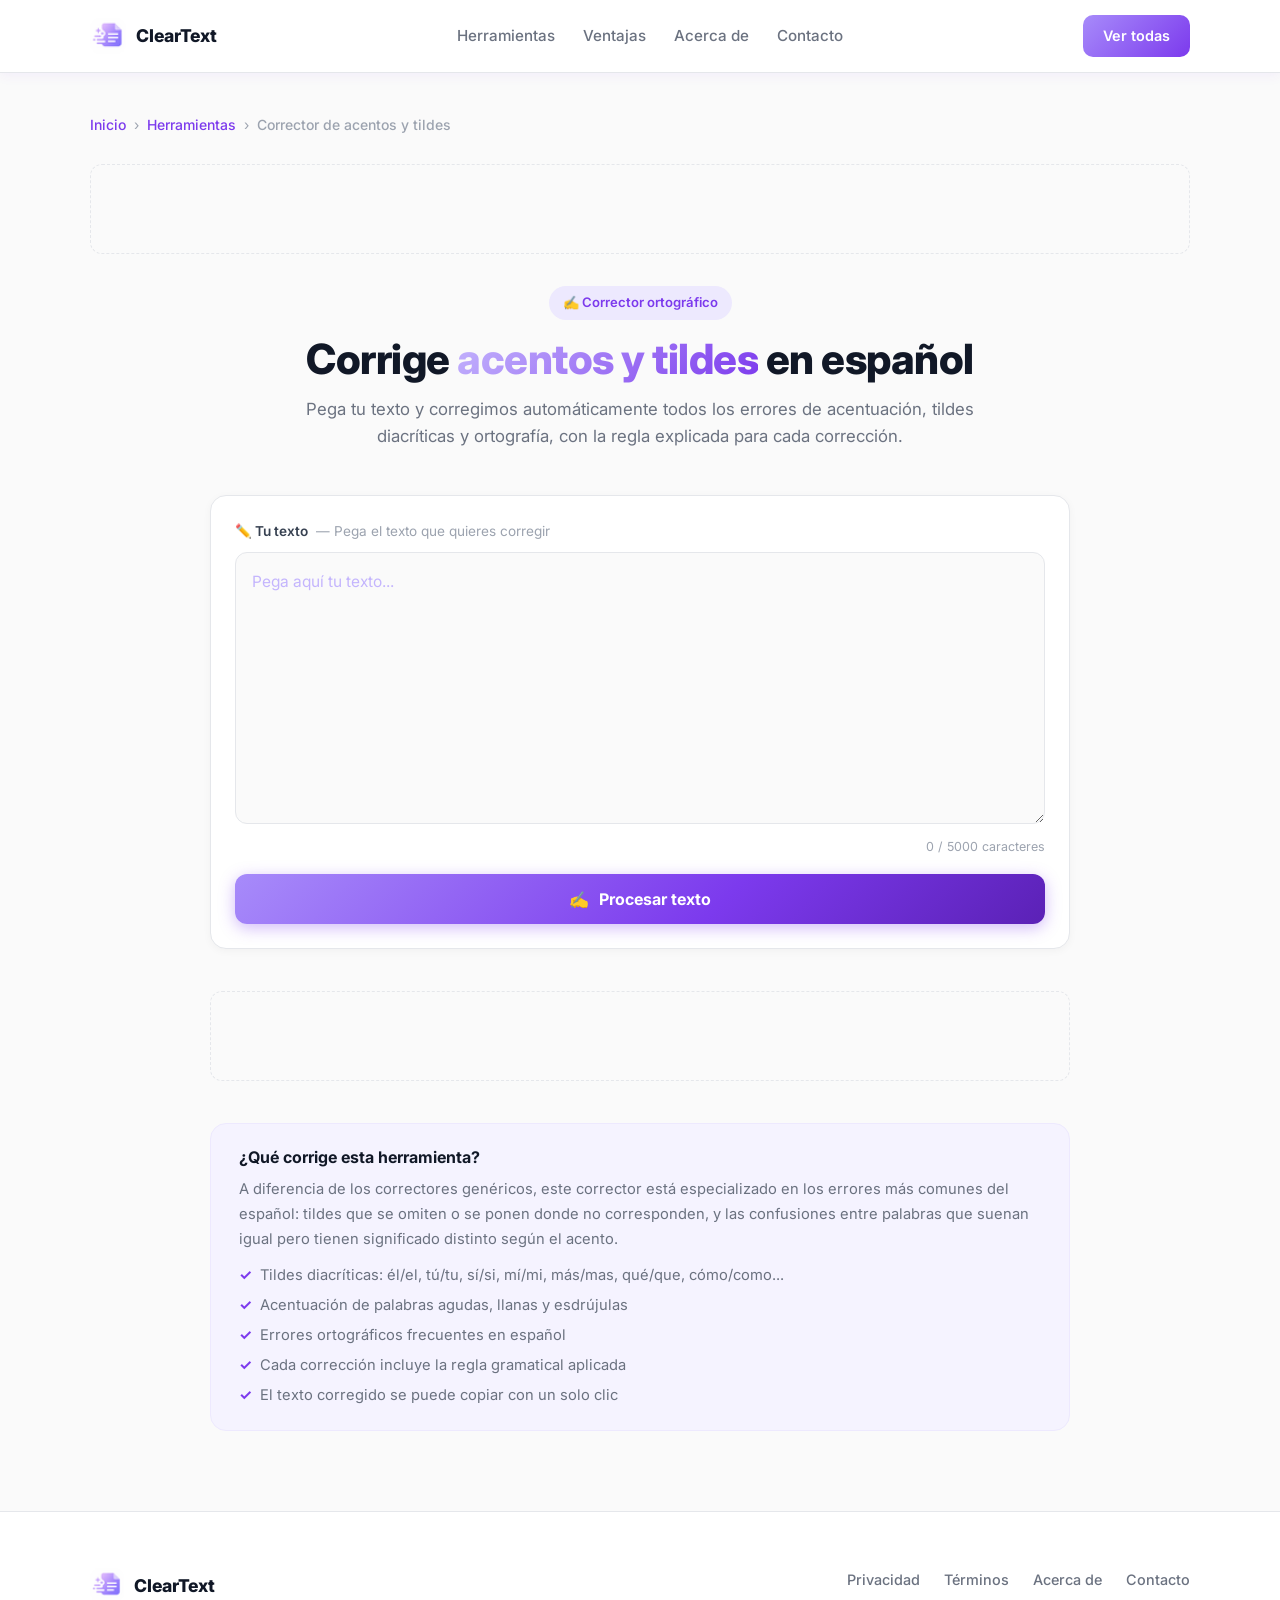
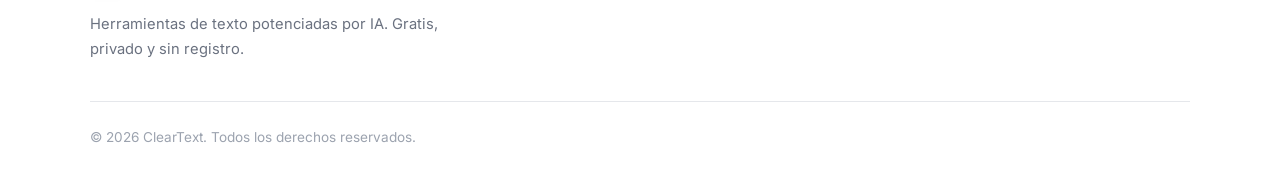
<file: tools/corrector-acentos/index.html>
<!DOCTYPE html>
<html lang="es">
<head>
  <meta charset="UTF-8">
  <meta name="viewport" content="width=device-width, initial-scale=1.0">

  <title>Corrector de acentos y tildes gratis en español | ClearText</title>
  <meta name="description" content="Corrige acentos, tildes diacríticas y errores ortográficos en español. Muestra cada corrección con su regla. Gratis, sin registro.">

  <meta property="og:title" content="Corrector de acentos y tildes | ClearText">
  <meta property="og:description" content="Corrector ortográfico especializado en español. Corrige tildes diacríticas y acentuación. Gratis.">
  <meta property="og:type" content="website">
  <meta property="og:url" content="https://cleartext-app.com/tools/corrector-acentos/">
  <meta property="og:image" content="https://cleartext-app.com/logo-512.png">

  <link rel="preconnect" href="https://fonts.googleapis.com">
  <link rel="preconnect" href="https://fonts.gstatic.com" crossorigin>
  <link href="https://fonts.googleapis.com/css2?family=Inter:wght@400;500;600;700;800&display=swap" rel="stylesheet">
  <link rel="stylesheet" href="../../assets/css/style.css">

  <style>
    * { box-sizing: border-box; }

    header {
      background: #ffffff; border-bottom: 1px solid #E5E7EB;
      box-shadow: 0 2px 12px rgba(124,58,237,0.07); backdrop-filter: none;
    }
    .logo { color: #111827; }
    .nav-links a { color: #6B7280; }
    .nav-links a:hover { color: #7C3AED; }
    .btn-nav {
      background: linear-gradient(135deg,#A78BFA,#7C3AED);
      color: #fff; border: none; padding: 9px 20px; border-radius: 10px;
      font-weight: 600; font-size: 0.9rem; cursor: pointer;
      display: inline-flex; align-items: center; text-decoration: none;
      transition: opacity .2s, transform .2s;
    }
    .btn-nav:hover { opacity: .9; transform: translateY(-1px); }

    .tool-page { padding: 40px 0 80px; }

    .breadcrumb {
      display: flex; align-items: center; gap: 8px;
      font-size: 0.875rem; color: #9CA3AF; margin-bottom: 28px;
    }
    .breadcrumb a { color: #7C3AED; font-weight: 500; text-decoration: none; }
    .breadcrumb a:hover { opacity: .75; }
    .breadcrumb-sep { color: #D1D5DB; }
    .breadcrumb-current { color: #6B7280; font-weight: 500; }

    .tool-header { text-align: center; max-width: 680px; margin: 0 auto 44px; }
    .tool-badge {
      display: inline-flex; align-items: center; gap: 6px;
      background: #EDE9FE; color: #7C3AED;
      padding: 6px 14px; border-radius: 9999px;
      font-size: 0.82rem; font-weight: 600; margin-bottom: 16px;
    }
    .tool-header h1 {
      font-size: clamp(1.8rem,4vw,2.6rem); font-weight: 800; color: #111827;
      letter-spacing: -.5px; margin-bottom: 12px; line-height: 1.15;
    }
    .tool-header h1 span {
      background: linear-gradient(135deg,#C4B5FD,#7C3AED);
      -webkit-background-clip: text; -webkit-text-fill-color: transparent; background-clip: text;
    }
    .tool-header p { font-size: 1.05rem; color: #6B7280; line-height: 1.65; }

    .tool-body { max-width: 860px; margin: 0 auto; display: flex; flex-direction: column; gap: 18px; }

    .input-section {
      background: #fff; border: 1px solid #E5E7EB; border-radius: 16px; padding: 24px;
      box-shadow: 0 2px 8px rgba(0,0,0,.04);
    }
    .input-label {
      display: flex; align-items: center; gap: 8px;
      font-size: 0.85rem; font-weight: 600; color: #374151; margin-bottom: 10px;
    }
    .input-label span { color: #9CA3AF; font-weight: 400; }

    textarea.input-field {
      width: 100%; min-height: 200px; padding: 16px;
      border: 1.5px solid #E5E7EB; border-radius: 12px;
      background: #FAFAFA; color: #111827;
      font-size: 0.97rem; font-family: 'Inter',sans-serif;
      line-height: 1.7; resize: vertical; outline: none;
      transition: border-color .25s, box-shadow .25s;
    }
    textarea.input-field::placeholder { color: #C4B5FD; }
    textarea.input-field:hover { border-color: #C4B5FD; }
    textarea.input-field:focus {
      border-color: #7C3AED; box-shadow: 0 0 0 3px rgba(196,181,253,.3); background: #fff;
    }
    .char-count { text-align: right; font-size: .78rem; color: #9CA3AF; margin-top: 6px; }

    .btn-process {
      width: 100%; padding: 15px 24px;
      background: linear-gradient(135deg,#A78BFA 0%,#7C3AED 60%,#5B21B6 100%);
      color: #fff; border: none; border-radius: 12px;
      font-size: 1rem; font-weight: 700; cursor: pointer;
      display: flex; align-items: center; justify-content: center; gap: 10px;
      box-shadow: 0 4px 16px rgba(124,58,237,.35);
      transition: transform .2s, box-shadow .2s, opacity .2s;
      margin-top: 16px; font-family: 'Inter',sans-serif;
    }
    .btn-process:hover { transform: translateY(-2px); box-shadow: 0 8px 24px rgba(124,58,237,.45); }
    .btn-process:active { transform: scale(.98); }
    .btn-process:disabled { opacity: .65; cursor: not-allowed; transform: none; }

    .error-box {
      display: none; background: #FEF2F2; border: 1px solid #FECACA;
      border-radius: 12px; padding: 14px 18px; color: #DC2626; font-size: .9rem; font-weight: 500;
    }
    .error-box.active { display: block; }

    .spinner-wrapper {
      display: none; flex-direction: column; align-items: center; gap: 14px; padding: 32px 0;
    }
    .spinner-wrapper.active { display: flex; }
    .spinner {
      width: 36px; height: 36px; border: 3px solid #EDE9FE; border-top-color: #7C3AED;
      border-radius: 50%; animation: spin .7s linear infinite;
    }
    @keyframes spin { to { transform: rotate(360deg); } }
    .spinner-text {
      font-size: .9rem; color: #7C3AED; font-weight: 500;
      animation: pulse 1.5s ease-in-out infinite;
    }
    @keyframes pulse { 0%,100%{opacity:1}50%{opacity:.5} }

    /* ── RESULTADO ── */
    .result-section {
      display: none; background: #fff; border: 1.5px solid #C4B5FD;
      border-radius: 16px; overflow: hidden; box-shadow: 0 4px 20px rgba(124,58,237,.08);
    }
    .result-section.active { display: block; }

    /* Baner de resumen */
    .result-summary {
      background: linear-gradient(135deg,#7C3AED,#5B21B6);
      padding: 16px 24px;
      display: flex; align-items: center; justify-content: space-between; flex-wrap: wrap; gap: 10px;
    }
    .summary-text { color: #fff; font-size: .9rem; font-weight: 700; }
    .summary-badge {
      background: rgba(255,255,255,.2); color: #fff;
      padding: 4px 12px; border-radius: 9999px;
      font-size: .8rem; font-weight: 600; border: 1px solid rgba(255,255,255,.3);
    }

    /* Texto corregido */
    .corrected-section { padding: 20px 24px; border-bottom: 1px solid #EDE9FE; }
    .section-label {
      display: flex; align-items: center; justify-content: space-between;
      font-size: .82rem; font-weight: 700; color: #7C3AED;
      text-transform: uppercase; letter-spacing: .06em; margin-bottom: 12px;
    }
    .btn-copy {
      display: inline-flex; align-items: center; gap: 6px;
      padding: 5px 12px; background: #EDE9FE; color: #7C3AED;
      border: none; border-radius: 9999px;
      font-size: .78rem; font-weight: 600; cursor: pointer;
      font-family: 'Inter',sans-serif; transition: background .2s, color .2s;
    }
    .btn-copy:hover { background: #7C3AED; color: #fff; }
    .btn-copy.copied { background: #D1FAE5; color: #065F46; }

    .corrected-text {
      background: #F5F3FF; border: 1px solid #EDE9FE; border-radius: 12px;
      padding: 16px 18px; font-size: .97rem; line-height: 1.75;
      color: #111827; white-space: pre-wrap; word-break: break-word;
    }

    /* Tabla de correcciones */
    .corrections-section { padding: 20px 24px; }
    .corrections-title {
      font-size: .82rem; font-weight: 700; color: #374151;
      text-transform: uppercase; letter-spacing: .06em; margin-bottom: 14px;
    }

    /* Sin correcciones */
    .no-corrections {
      display: flex; align-items: center; gap: 10px;
      background: #F0FDF4; border: 1px solid #BBF7D0;
      border-radius: 12px; padding: 14px 18px;
      color: #14532D; font-size: .9rem; font-weight: 500;
    }

    /* Tabla */
    .corrections-table { width: 100%; border-collapse: collapse; font-size: .875rem; }
    .corrections-table thead tr {
      background: #F5F3FF;
    }
    .corrections-table th {
      padding: 10px 14px; text-align: left;
      font-size: .75rem; font-weight: 700; color: #7C3AED;
      text-transform: uppercase; letter-spacing: .05em;
      border-bottom: 1px solid #EDE9FE;
    }
    .corrections-table td {
      padding: 11px 14px; border-bottom: 1px solid #F3F4F6;
      color: #374151; line-height: 1.5; vertical-align: top;
    }
    .corrections-table tr:last-child td { border-bottom: none; }
    .corrections-table tr:hover td { background: #FAFAFA; }

    .tag-original {
      display: inline-flex; align-items: center;
      background: #FEF2F2; color: #DC2626;
      border: 1px solid #FECACA; border-radius: 6px;
      padding: 2px 8px; font-family: monospace; font-size: .85rem; font-weight: 600;
    }
    .tag-corrected {
      display: inline-flex; align-items: center;
      background: #F0FDF4; color: #16A34A;
      border: 1px solid #BBF7D0; border-radius: 6px;
      padding: 2px 8px; font-family: monospace; font-size: .85rem; font-weight: 600;
    }
    .arrow-cell { color: #9CA3AF; font-size: .9rem; padding: 11px 6px; }
    .rule-cell { color: #6B7280; font-size: .82rem; line-height: 1.5; }

    /* Acciones */
    .result-actions {
      padding: 14px 24px; border-top: 1px solid #EDE9FE;
      display: flex; gap: 10px; flex-wrap: wrap; background: #FAFAFA;
    }
    .btn-reset {
      display: inline-flex; align-items: center; gap: 6px;
      padding: 8px 16px; background: transparent; color: #6B7280;
      border: 1px solid #E5E7EB; border-radius: 9999px;
      font-size: .82rem; font-weight: 600; cursor: pointer;
      font-family: 'Inter',sans-serif; transition: border-color .2s, color .2s;
    }
    .btn-reset:hover { border-color: #C4B5FD; color: #7C3AED; }

    .ad-slot {
      width: 100%; min-height: 90px; background: #FAFAFA;
      border: 1px dashed #E5E7EB; border-radius: 12px;
      display: flex; align-items: center; justify-content: center;
      color: #D1D5DB; font-size: .78rem; font-family: 'Inter',sans-serif;
    }

    .tool-info {
      background: #F5F3FF; border: 1px solid #EDE9FE; border-radius: 16px; padding: 24px 28px;
    }
    .tool-info h2 { font-size: 1rem; font-weight: 700; color: #111827; margin-bottom: 10px; }
    .tool-info p  { font-size: .92rem; color: #6B7280; line-height: 1.7; }
    .tool-info ul { margin-top: 12px; display: flex; flex-direction: column; gap: 8px; }
    .tool-info ul li {
      font-size: .92rem; color: #6B7280;
      display: flex; align-items: flex-start; gap: 8px; line-height: 1.5;
    }
    .tool-info ul li::before { content:'✓'; color:#7C3AED; font-weight:700; flex-shrink:0; }

    footer { background: #fff; border-top: 1px solid #E5E7EB; }

    @media(max-width:768px){
      .nav{ flex-wrap:wrap; height:auto; padding:14px 0; gap:12px; }
      .nav-links{ width:100%; justify-content:center; gap:16px; flex-wrap:wrap; }
      .tool-page{ padding:28px 0 60px; }
      .corrected-section,.corrections-section{ padding:16px 18px; }
      .corrections-table th, .corrections-table td { padding:9px 10px; }
      .result-actions{ flex-direction:column; }
      .btn-reset{ width:100%; justify-content:center; }
      /* En móvil ocultamos la columna de flecha */
      .arrow-col { display: none; }
    }
  </style>
</head>

<body>

<header>
  <div class="container nav">
    <a href="../../" class="logo">
      <img src="../../logo-32.png" alt="ClearText IA" style="width:36px;height:36px;border-radius:9px;object-fit:contain;">
      <span>ClearText</span>
    </a>
    <nav class="nav-links">
      <a href="../../#herramientas">Herramientas</a>
      <a href="../../#ventajas">Ventajas</a>
      <a href="../../acerca/">Acerca de</a>
      <a href="../../contacto/">Contacto</a>
    </nav>
    <a href="../../#herramientas" class="btn-nav">Ver todas</a>
  </div>
</header>

<main class="tool-page">
  <div class="container">

    <nav class="breadcrumb" aria-label="Navegación">
      <a href="../../">Inicio</a>
      <span class="breadcrumb-sep">›</span>
      <a href="../../#herramientas">Herramientas</a>
      <span class="breadcrumb-sep">›</span>
      <span class="breadcrumb-current">Corrector de acentos y tildes</span>
    </nav>

    <!-- ESPACIO PARA ANUNCIOS ADSENSE -->
    <div class="ad-slot" style="margin-bottom:32px;">
      <!-- Aquí irá el código de Google AdSense -->
    </div>

    <div class="tool-header">
      <div class="tool-badge">✍️ Corrector ortográfico</div>
      <h1>Corrige <span>acentos y tildes</span> en español</h1>
      <p>Pega tu texto y corregimos automáticamente todos los errores de acentuación, tildes diacríticas y ortografía, con la regla explicada para cada corrección.</p>
    </div>

    <div class="tool-body">

      <div class="input-section">
        <div class="input-label">
          ✏️ Tu texto <span>— Pega el texto que quieres corregir</span>
        </div>
        <textarea
          class="input-field"
          id="inputText"
          placeholder="Pega aquí tu texto..."
          rows="9"
          maxlength="5000"
        ></textarea>
        <div class="char-count"><span id="charCount">0</span> / 5000 caracteres</div>
        <button class="btn-process" id="btnProcess" onclick="processText()">
          <span>✍️</span> Procesar texto
        </button>
      </div>

      <div class="error-box" id="errorBox">
        ⚠️ <span id="errorMsg">Ha ocurrido un error. Por favor, inténtalo de nuevo.</span>
      </div>

      <div class="spinner-wrapper" id="spinnerWrapper">
        <div class="spinner"></div>
        <span class="spinner-text">Revisando acentos y ortografía...</span>
      </div>

      <!-- RESULTADO -->
      <div class="result-section" id="resultSection">

        <!-- Baner resumen -->
        <div class="result-summary">
          <div class="summary-text">✅ Corrección completada</div>
          <div class="summary-badge" id="summaryBadge">0 correcciones</div>
        </div>

        <!-- Texto corregido -->
        <div class="corrected-section">
          <div class="section-label">
            <span>📝 Texto corregido</span>
            <button class="btn-copy" id="btnCopy" onclick="copyResult()">📋 Copiar texto</button>
          </div>
          <div class="corrected-text" id="correctedText"></div>
        </div>

        <!-- Tabla de correcciones -->
        <div class="corrections-section">
          <div class="corrections-title">🔎 Correcciones realizadas</div>
          <div id="correctionsContainer"></div>
        </div>

        <div class="result-actions">
          <button class="btn-reset" onclick="resetTool()">🔄 Corregir otro texto</button>
        </div>

      </div>

      <!-- ESPACIO PARA ANUNCIOS ADSENSE -->
      <div class="ad-slot">
        <!-- Aquí irá el código de Google AdSense -->
      </div>

      <div class="tool-info">
        <h2>¿Qué corrige esta herramienta?</h2>
        <p>
          A diferencia de los correctores genéricos, este corrector está especializado en los errores
          más comunes del español: tildes que se omiten o se ponen donde no corresponden, y las
          confusiones entre palabras que suenan igual pero tienen significado distinto según el acento.
        </p>
        <ul>
          <li>Tildes diacríticas: él/el, tú/tu, sí/si, mí/mi, más/mas, qué/que, cómo/como...</li>
          <li>Acentuación de palabras agudas, llanas y esdrújulas</li>
          <li>Errores ortográficos frecuentes en español</li>
          <li>Cada corrección incluye la regla gramatical aplicada</li>
          <li>El texto corregido se puede copiar con un solo clic</li>
        </ul>
      </div>

    </div>
  </div>
</main>

<footer>
  <div class="container">
    <div class="footer-grid">
      <div class="footer-info">
        <div class="logo" style="margin-bottom:10px;">
          <img src="../../logo-32.png" alt="ClearText IA" style="width:34px;height:34px;border-radius:9px;object-fit:contain;">
          <span>ClearText</span>
        </div>
        <p>Herramientas de texto potenciadas por IA. Gratis, privado y sin registro.</p>
      </div>
      <div class="footer-links">
        <a href="../../privacidad/">Privacidad</a>
        <a href="../../terminos/">Términos</a>
        <a href="../../acerca/">Acerca de</a>
        <a href="../../contacto/">Contacto</a>
      </div>
    </div>
    <div class="footer-bottom">
      <p>© 2026 ClearText. Todos los derechos reservados.</p>
    </div>
  </div>
</footer>

<script>
const API_KEY = 'TU_API_KEY_AQUI';

const SYSTEM_PROMPT = `Eres corrector ortografico especializado en espanol. Corrige todos los errores de acentuacion, tildes diacriticas (el/el, tu/tu, si/si, mi/mi, etc), puntuacion y ortografia. Responde SOLO en JSON sin texto adicional: {"texto_corregido": "el texto corregido completo", "correcciones": [{"original": "palabra mal escrita", "corregido": "palabra corregida", "regla": "explicacion breve de la regla aplicada"}]}`;

const inputText = document.getElementById('inputText');
const charCount = document.getElementById('charCount');

window._correctedText = '';

inputText.addEventListener('input', () => {
  const n = inputText.value.length;
  charCount.textContent = n;
  charCount.style.color = n > 4500 ? '#DC2626' : '#9CA3AF';
});

function setLoading(active) {
  const btn     = document.getElementById('btnProcess');
  const spinner = document.getElementById('spinnerWrapper');
  const errBox  = document.getElementById('errorBox');
  const resSec  = document.getElementById('resultSection');
  btn.disabled  = active;
  btn.innerHTML = active ? '<span>⏳</span> Revisando...' : '<span>✍️</span> Procesar texto';
  spinner.classList.toggle('active', active);
  if (active) {
    resSec.classList.remove('active');
    errBox.classList.remove('active');
  }
}

function showError(msg) {
  document.getElementById('errorMsg').textContent = msg;
  document.getElementById('errorBox').classList.add('active');
}

function showResult(data) {
  const textCorregido = data.texto_corregido || '';
  const correcciones  = data.correcciones    || [];

  window._correctedText = textCorregido;

  // Resumen
  const n = correcciones.length;
  document.getElementById('summaryBadge').textContent =
    n === 0 ? 'Sin errores' : n === 1 ? '1 corrección' : `${n} correcciones`;

  // Texto corregido
  document.getElementById('correctedText').textContent = textCorregido;

  // Tabla de correcciones
  const container = document.getElementById('correctionsContainer');

  if (n === 0) {
    container.innerHTML = `
      <div class="no-corrections">
        🎉 ¡No se encontraron errores de acentuación ni ortografía en tu texto!
      </div>`;
  } else {
    container.innerHTML = `
      <table class="corrections-table">
        <thead>
          <tr>
            <th>Original</th>
            <th class="arrow-col"></th>
            <th>Correcto</th>
            <th>Regla aplicada</th>
          </tr>
        </thead>
        <tbody>
          ${correcciones.map(c => `
            <tr>
              <td><span class="tag-original">${escapeHtml(c.original || '')}</span></td>
              <td class="arrow-cell arrow-col">→</td>
              <td><span class="tag-corrected">${escapeHtml(c.corregido || '')}</span></td>
              <td class="rule-cell">${escapeHtml(c.regla || '')}</td>
            </tr>
          `).join('')}
        </tbody>
      </table>`;
  }

  document.getElementById('resultSection').classList.add('active');
}

function escapeHtml(str) {
  return str
    .replace(/&/g, '&amp;')
    .replace(/</g, '&lt;')
    .replace(/>/g, '&gt;')
    .replace(/"/g, '&quot;');
}

async function processText() {
  const text = inputText.value.trim();
  if (!text) { showError('Por favor, pega o escribe un texto antes de continuar.'); return; }
  if (text.length > 5000) { showError('El texto supera el límite de 5.000 caracteres.'); return; }

  setLoading(true);

  try {
    const response = await fetch('/api/detect', {
      method: 'POST',
      headers: { 'Content-Type': 'application/json' },
      body: JSON.stringify({
        model: 'claude-sonnet-4-6',
        max_tokens: 2048,
        system: SYSTEM_PROMPT,
        messages: [{ role: 'user', content: text }]
      })
    });

    if (!response.ok) {
      const err = await response.json().catch(() => ({}));
      throw new Error(err.error?.message || `Error ${response.status}`);
    }

    const data = await response.json();
    let raw = data.content?.[0]?.text || '';
    raw = raw.replace(/```json|```/g, '').trim();

    let parsed;
    try { parsed = JSON.parse(raw); }
    catch { throw new Error('La IA no devolvió el formato esperado. Inténtalo de nuevo.'); }

    showResult(parsed);

  } catch (error) {
    showError(error.message || 'No se pudo conectar con la IA. Comprueba tu conexión.');
    console.error('Error API:', error);
  } finally {
    setLoading(false);
  }
}

async function copyResult() {
  const btnCopy = document.getElementById('btnCopy');
  try {
    await navigator.clipboard.writeText(window._correctedText);
    btnCopy.textContent = '✅ ¡Copiado!';
    btnCopy.classList.add('copied');
    setTimeout(() => {
      btnCopy.textContent = '📋 Copiar texto';
      btnCopy.classList.remove('copied');
    }, 2500);
  } catch {
    showError('No se pudo copiar. Selecciona el texto manualmente.');
  }
}

function resetTool() {
  inputText.value = '';
  charCount.textContent = '0';
  document.getElementById('resultSection').classList.remove('active');
  document.getElementById('errorBox').classList.remove('active');
  document.getElementById('btnProcess').disabled = false;
  document.getElementById('btnProcess').innerHTML = '<span>✍️</span> Procesar texto';
  window._correctedText = '';
  inputText.focus();
}

inputText.addEventListener('keydown', e => {
  if (e.ctrlKey && e.key === 'Enter') processText();
});
</script>

</body>
</html>
</file>
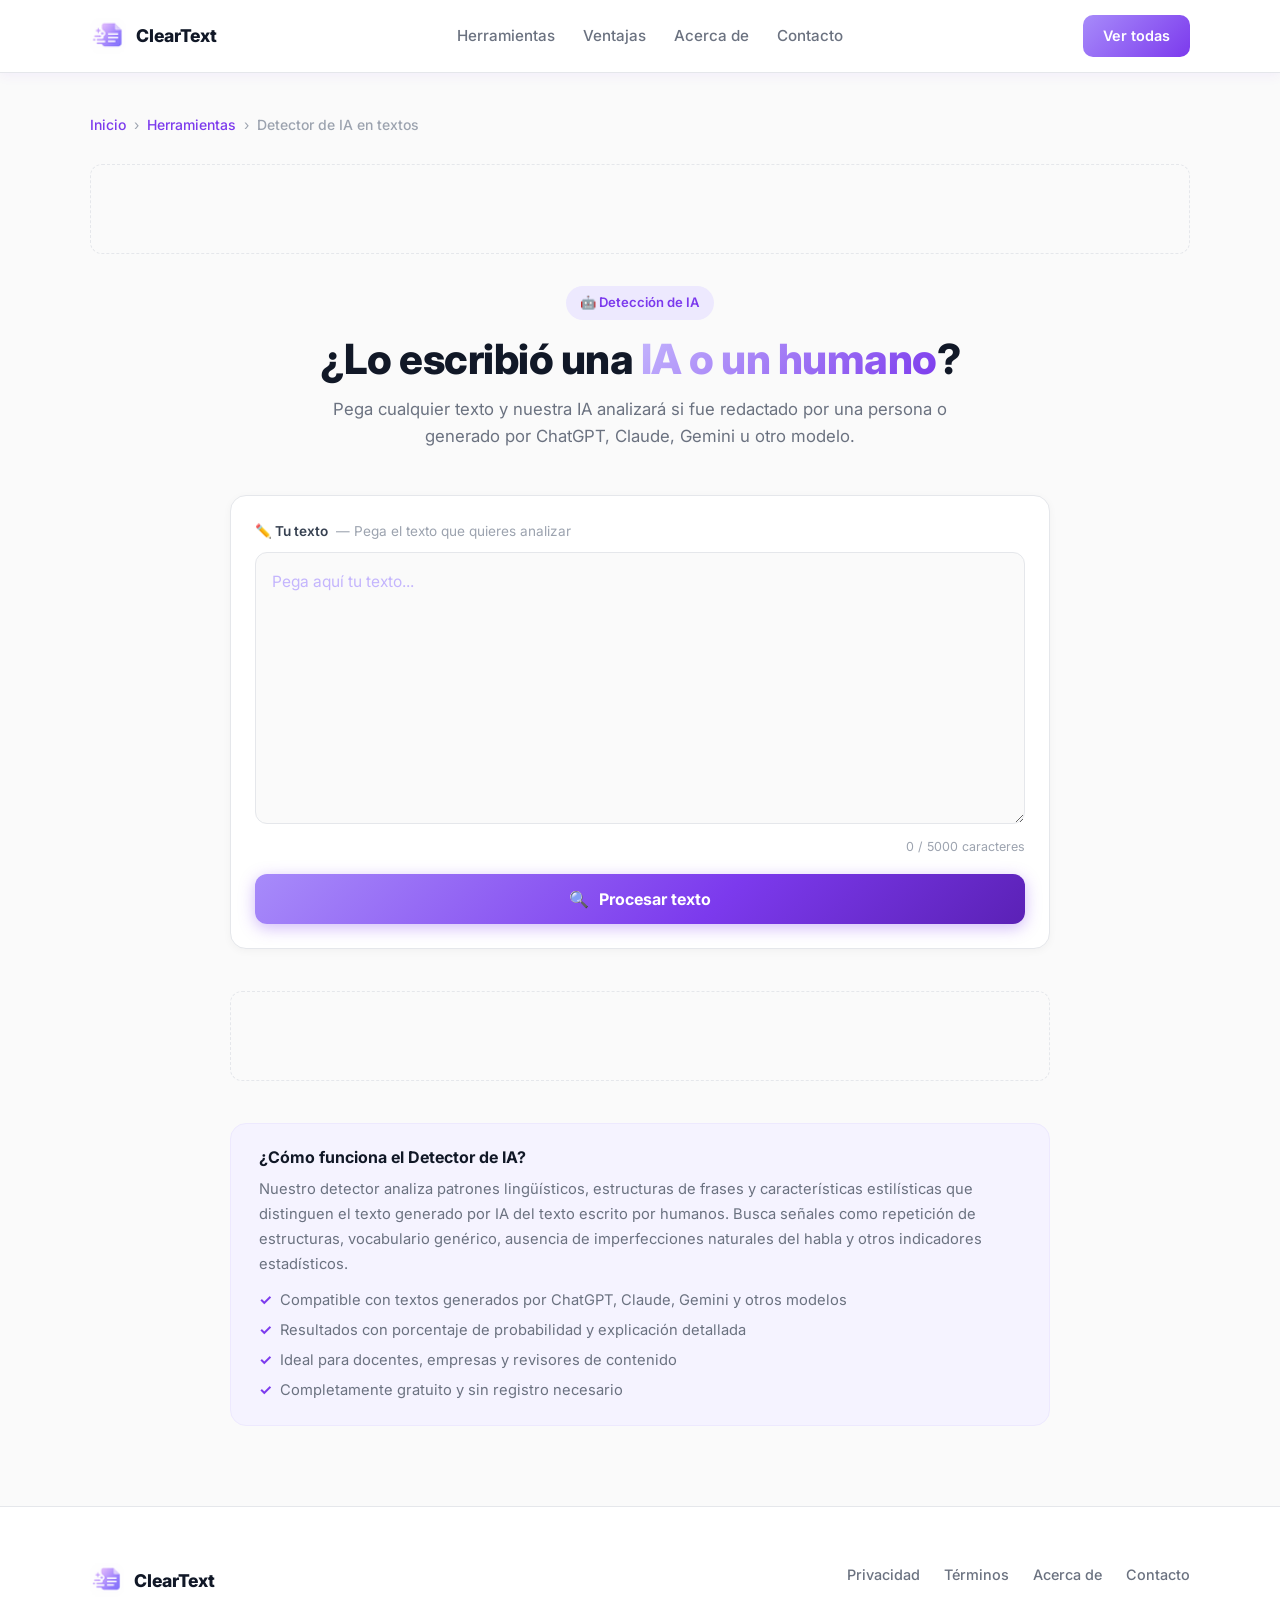
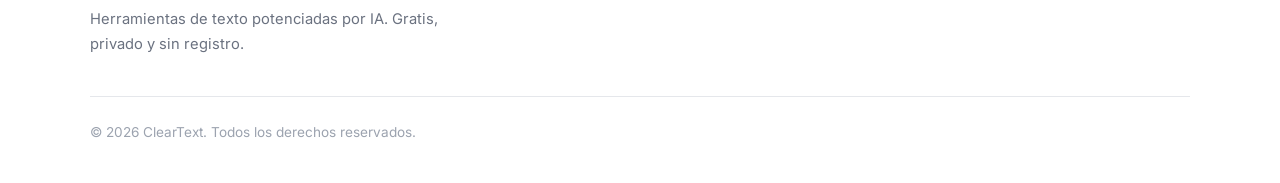
<file: tools/detector-ia/index.html>
<!DOCTYPE html>
<html lang="es">
<head>
  <meta charset="UTF-8">
  <meta name="viewport" content="width=device-width, initial-scale=1.0">

  <title>Detector de IA en textos gratis | ClearText</title>
  <meta name="description" content="Detecta si un texto fue escrito por un humano o generado por inteligencia artificial. Gratis, sin registro, resultados en segundos.">

  <meta property="og:title" content="Detector de IA en textos | ClearText">
  <meta property="og:description" content="Analiza cualquier texto y descubre si fue escrito por IA o por un humano. Gratis y sin registro.">
  <meta property="og:type" content="website">
  <meta property="og:url" content="https://cleartext-app.com/tools/detector-ia/">
  <meta property="og:image" content="https://cleartext-app.com/logo-512.png">

  <link rel="preconnect" href="https://fonts.googleapis.com">
  <link rel="preconnect" href="https://fonts.gstatic.com" crossorigin>
  <link href="https://fonts.googleapis.com/css2?family=Inter:wght@400;500;600;700;800&display=swap" rel="stylesheet">

  <link rel="stylesheet" href="../../assets/css/style.css">

  <style>
    * { box-sizing: border-box; }

    header {
      background: #ffffff;
      border-bottom: 1px solid #E5E7EB;
      box-shadow: 0 2px 12px rgba(124,58,237,0.07);
      backdrop-filter: none;
    }
    .logo { color: #111827; }
    .nav-links a { color: #6B7280; }
    .nav-links a:hover { color: #7C3AED; }
    .btn-nav {
      background: linear-gradient(135deg,#A78BFA,#7C3AED);
      color: #fff; border: none;
      padding: 9px 20px; border-radius: 10px;
      font-weight: 600; font-size: 0.9rem;
      cursor: pointer; display: inline-flex;
      align-items: center; text-decoration: none;
      transition: opacity .2s, transform .2s;
    }
    .btn-nav:hover { opacity: .9; transform: translateY(-1px); }

    .tool-page { padding: 40px 0 80px; }

    .breadcrumb {
      display: flex; align-items: center;
      gap: 8px; font-size: 0.875rem;
      color: #9CA3AF; margin-bottom: 28px;
    }
    .breadcrumb a { color: #7C3AED; font-weight: 500; text-decoration: none; }
    .breadcrumb a:hover { opacity: .75; }
    .breadcrumb-sep { color: #D1D5DB; }
    .breadcrumb-current { color: #6B7280; font-weight: 500; }

    .tool-header {
      text-align: center;
      max-width: 680px;
      margin: 0 auto 44px;
    }
    .tool-badge {
      display: inline-flex; align-items: center; gap: 6px;
      background: #EDE9FE; color: #7C3AED;
      padding: 6px 14px; border-radius: 9999px;
      font-size: 0.82rem; font-weight: 600; margin-bottom: 16px;
    }
    .tool-header h1 {
      font-size: clamp(1.8rem,4vw,2.6rem);
      font-weight: 800; color: #111827;
      letter-spacing: -.5px; margin-bottom: 12px; line-height: 1.15;
    }
    .tool-header h1 span {
      background: linear-gradient(135deg,#C4B5FD,#7C3AED);
      -webkit-background-clip: text;
      -webkit-text-fill-color: transparent;
      background-clip: text;
    }
    .tool-header p { font-size: 1.05rem; color: #6B7280; line-height: 1.65; }

    .tool-body {
      max-width: 820px; margin: 0 auto;
      display: flex; flex-direction: column; gap: 18px;
    }

    .input-section {
      background: #fff; border: 1px solid #E5E7EB;
      border-radius: 16px; padding: 24px;
      box-shadow: 0 2px 8px rgba(0,0,0,.04);
    }
    .input-label {
      display: flex; align-items: center; gap: 8px;
      font-size: 0.85rem; font-weight: 600;
      color: #374151; margin-bottom: 10px;
    }
    .input-label span { color: #9CA3AF; font-weight: 400; }

    textarea.input-field {
      width: 100%; min-height: 200px;
      padding: 16px;
      border: 1.5px solid #E5E7EB; border-radius: 12px;
      background: #FAFAFA; color: #111827;
      font-size: 0.97rem; font-family: 'Inter',sans-serif;
      line-height: 1.7; resize: vertical; outline: none;
      transition: border-color .25s, box-shadow .25s;
    }
    textarea.input-field::placeholder { color: #C4B5FD; }
    textarea.input-field:hover { border-color: #C4B5FD; }
    textarea.input-field:focus {
      border-color: #7C3AED;
      box-shadow: 0 0 0 3px rgba(196,181,253,.3);
      background: #fff;
    }
    .char-count { text-align: right; font-size: .78rem; color: #9CA3AF; margin-top: 6px; }

    .btn-process {
      width: 100%; padding: 15px 24px;
      background: linear-gradient(135deg,#A78BFA 0%,#7C3AED 60%,#5B21B6 100%);
      color: #fff; border: none; border-radius: 12px;
      font-size: 1rem; font-weight: 700; cursor: pointer;
      display: flex; align-items: center; justify-content: center; gap: 10px;
      box-shadow: 0 4px 16px rgba(124,58,237,.35);
      transition: transform .2s, box-shadow .2s, opacity .2s;
      margin-top: 16px; font-family: 'Inter',sans-serif;
    }
    .btn-process:hover { transform: translateY(-2px); box-shadow: 0 8px 24px rgba(124,58,237,.45); }
    .btn-process:active { transform: scale(.98); }
    .btn-process:disabled { opacity: .65; cursor: not-allowed; transform: none; }

    .error-box {
      display: none; background: #FEF2F2;
      border: 1px solid #FECACA; border-radius: 12px;
      padding: 14px 18px; color: #DC2626;
      font-size: .9rem; font-weight: 500;
    }
    .error-box.active { display: block; }

    .spinner-wrapper {
      display: none; flex-direction: column;
      align-items: center; gap: 14px; padding: 32px 0;
    }
    .spinner-wrapper.active { display: flex; }
    .spinner {
      width: 36px; height: 36px;
      border: 3px solid #EDE9FE;
      border-top-color: #7C3AED;
      border-radius: 50%;
      animation: spin .7s linear infinite;
    }
    @keyframes spin { to { transform: rotate(360deg); } }
    .spinner-text {
      font-size: .9rem; color: #7C3AED; font-weight: 500;
      animation: pulse 1.5s ease-in-out infinite;
    }
    @keyframes pulse { 0%,100%{opacity:1}50%{opacity:.5} }

    /* ── RESULT CARD ── */
    .result-section {
      display: none;
      background: #fff;
      border: 1.5px solid #C4B5FD;
      border-radius: 16px;
      overflow: hidden;
      box-shadow: 0 4px 20px rgba(124,58,237,.08);
    }
    .result-section.active { display: block; }

    /* Veredicto banner */
    .verdict-banner {
      padding: 28px 28px 24px;
      display: flex; flex-direction: column; align-items: center;
      gap: 10px; text-align: center;
    }
    .verdict-label {
      font-size: 0.78rem; font-weight: 700;
      text-transform: uppercase; letter-spacing: .08em;
      opacity: .8;
    }
    .verdict-text {
      font-size: clamp(1.5rem, 4vw, 2rem);
      font-weight: 800; line-height: 1.1;
    }
    .verdict-confidence {
      display: inline-flex; align-items: center; gap: 6px;
      padding: 4px 12px; border-radius: 9999px;
      font-size: .78rem; font-weight: 600;
      background: rgba(255,255,255,.25);
    }

    /* colores según resultado */
    .verdict-ia   { background: linear-gradient(135deg,#DC2626,#991B1B); color: #fff; }
    .verdict-hum  { background: linear-gradient(135deg,#16A34A,#14532D); color: #fff; }
    .verdict-prob-ia  { background: linear-gradient(135deg,#EA580C,#9A3412); color: #fff; }
    .verdict-prob-hum { background: linear-gradient(135deg,#2563EB,#1E3A8A); color: #fff; }

    /* Porcentaje y barra */
    .progress-section {
      padding: 20px 28px;
      border-top: 1px solid #EDE9FE;
    }
    .progress-header {
      display: flex; justify-content: space-between; align-items: center;
      margin-bottom: 10px;
    }
    .progress-label { font-size: .85rem; font-weight: 600; color: #374151; }
    .progress-pct   { font-size: 1.5rem; font-weight: 800; color: #111827; }

    .progress-bar-track {
      height: 14px; background: #F3F4F6;
      border-radius: 9999px; overflow: hidden;
    }
    .progress-bar-fill {
      height: 100%; border-radius: 9999px;
      transition: width .8s cubic-bezier(.4,0,.2,1);
      width: 0%;
    }
    .bar-ia   { background: linear-gradient(90deg,#FCA5A5,#DC2626); }
    .bar-hum  { background: linear-gradient(90deg,#86EFAC,#16A34A); }
    .bar-prob-ia  { background: linear-gradient(90deg,#FED7AA,#EA580C); }
    .bar-prob-hum { background: linear-gradient(90deg,#93C5FD,#2563EB); }

    .progress-legend {
      display: flex; justify-content: space-between;
      margin-top: 6px; font-size: .75rem; color: #9CA3AF;
    }

    /* Razones */
    .reasons-section {
      padding: 20px 28px;
      border-top: 1px solid #EDE9FE;
    }
    .reasons-title {
      font-size: .82rem; font-weight: 700; color: #7C3AED;
      text-transform: uppercase; letter-spacing: .06em;
      margin-bottom: 14px;
    }
    .reasons-list { display: flex; flex-direction: column; gap: 10px; }
    .reason-item {
      display: flex; align-items: flex-start; gap: 10px;
      font-size: .93rem; color: #374151; line-height: 1.55;
    }
    .reason-dot {
      width: 22px; height: 22px; border-radius: 50%;
      background: #EDE9FE; color: #7C3AED;
      font-size: .72rem; font-weight: 700;
      display: flex; align-items: center; justify-content: center;
      flex-shrink: 0; margin-top: 1px;
    }

    /* Acciones */
    .result-actions {
      padding: 16px 28px;
      border-top: 1px solid #EDE9FE;
      display: flex; gap: 10px; flex-wrap: wrap;
      background: #FAFAFA;
    }
    .btn-copy {
      display: inline-flex; align-items: center; gap: 6px;
      padding: 8px 16px; background: #EDE9FE;
      color: #7C3AED; border: none; border-radius: 9999px;
      font-size: .82rem; font-weight: 600; cursor: pointer;
      font-family: 'Inter',sans-serif;
      transition: background .2s, color .2s;
    }
    .btn-copy:hover { background: #7C3AED; color: #fff; }
    .btn-copy.copied { background: #D1FAE5; color: #065F46; }
    .btn-reset {
      display: inline-flex; align-items: center; gap: 6px;
      padding: 8px 16px; background: transparent;
      color: #6B7280; border: 1px solid #E5E7EB;
      border-radius: 9999px;
      font-size: .82rem; font-weight: 600; cursor: pointer;
      font-family: 'Inter',sans-serif;
      transition: border-color .2s, color .2s;
    }
    .btn-reset:hover { border-color: #C4B5FD; color: #7C3AED; }

    /* AdSense slot */
    .ad-slot {
      width: 100%; min-height: 90px;
      background: #FAFAFA; border: 1px dashed #E5E7EB;
      border-radius: 12px; display: flex;
      align-items: center; justify-content: center;
      color: #D1D5DB; font-size: .78rem; font-family: 'Inter',sans-serif;
    }

    /* Info SEO */
    .tool-info {
      background: #F5F3FF; border: 1px solid #EDE9FE;
      border-radius: 16px; padding: 24px 28px;
    }
    .tool-info h2 { font-size: 1rem; font-weight: 700; color: #111827; margin-bottom: 10px; }
    .tool-info p  { font-size: .92rem; color: #6B7280; line-height: 1.7; }
    .tool-info ul { margin-top: 12px; display: flex; flex-direction: column; gap: 8px; }
    .tool-info ul li {
      font-size: .92rem; color: #6B7280;
      display: flex; align-items: flex-start; gap: 8px; line-height: 1.5;
    }
    .tool-info ul li::before { content:'✓'; color:#7C3AED; font-weight:700; flex-shrink:0; }

    footer { background: #fff; border-top: 1px solid #E5E7EB; }

    @media(max-width:768px){
      .nav{ flex-wrap:wrap; height:auto; padding:14px 0; gap:12px; }
      .nav-links{ width:100%; justify-content:center; gap:16px; flex-wrap:wrap; }
      .tool-page{ padding:28px 0 60px; }
      .verdict-banner{ padding:22px 18px 18px; }
      .progress-section,.reasons-section,.result-actions{ padding-left:18px; padding-right:18px; }
      .result-actions{ flex-direction:column; }
      .btn-copy,.btn-reset{ width:100%; justify-content:center; }
    }
  </style>
</head>

<body>

<!-- HEADER -->
<header>
  <div class="container nav">
    <a href="../../" class="logo">
      <img src="../../logo-32.png" alt="ClearText IA" style="width:36px;height:36px;border-radius:9px;object-fit:contain;">
      <span>ClearText</span>
    </a>
    <nav class="nav-links">
      <a href="../../#herramientas">Herramientas</a>
      <a href="../../#ventajas">Ventajas</a>
      <a href="../../acerca/">Acerca de</a>
      <a href="../../contacto/">Contacto</a>
    </nav>
    <a href="../../#herramientas" class="btn-nav">Ver todas</a>
  </div>
</header>

<!-- MAIN -->
<main class="tool-page">
  <div class="container">

    <!-- BREADCRUMB -->
    <nav class="breadcrumb" aria-label="Navegación">
      <a href="../../">Inicio</a>
      <span class="breadcrumb-sep">›</span>
      <a href="../../#herramientas">Herramientas</a>
      <span class="breadcrumb-sep">›</span>
      <span class="breadcrumb-current">Detector de IA en textos</span>
    </nav>

    <!-- ANUNCIO SUPERIOR -->
    <!-- ESPACIO PARA ANUNCIOS ADSENSE -->
    <div class="ad-slot" style="margin-bottom:32px;">
      <!-- Aquí irá el código de Google AdSense -->
    </div>

    <!-- TOOL HEADER -->
    <div class="tool-header">
      <div class="tool-badge">🤖 Detección de IA</div>
      <h1>¿Lo escribió una <span>IA o un humano</span>?</h1>
      <p>Pega cualquier texto y nuestra IA analizará si fue redactado por una persona o generado por ChatGPT, Claude, Gemini u otro modelo.</p>
    </div>

    <!-- TOOL BODY -->
    <div class="tool-body">

      <!-- INPUT -->
      <div class="input-section">
        <div class="input-label">
          ✏️ Tu texto <span>— Pega el texto que quieres analizar</span>
        </div>
        <textarea
          class="input-field"
          id="inputText"
          placeholder="Pega aquí tu texto..."
          rows="9"
          maxlength="5000"
        ></textarea>
        <div class="char-count"><span id="charCount">0</span> / 5000 caracteres</div>
        <button class="btn-process" id="btnProcess" onclick="processText()">
          <span>🔍</span> Procesar texto
        </button>
      </div>

      <!-- ERROR -->
      <div class="error-box" id="errorBox">
        ⚠️ <span id="errorMsg">Ha ocurrido un error. Por favor, inténtalo de nuevo.</span>
      </div>

      <!-- SPINNER -->
      <div class="spinner-wrapper" id="spinnerWrapper">
        <div class="spinner"></div>
        <span class="spinner-text">Analizando el texto con IA...</span>
      </div>

      <!-- RESULTADO -->
      <div class="result-section" id="resultSection">

        <!-- Banner de veredicto -->
        <div class="verdict-banner" id="verdictBanner">
          <div class="verdict-label">Veredicto</div>
          <div class="verdict-text" id="verdictText"></div>
          <div class="verdict-confidence" id="verdictConfidence"></div>
        </div>

        <!-- Barra de progreso -->
        <div class="progress-section">
          <div class="progress-header">
            <span class="progress-label" id="progressLabel">Probabilidad de ser IA</span>
            <span class="progress-pct" id="progressPct">0%</span>
          </div>
          <div class="progress-bar-track">
            <div class="progress-bar-fill" id="progressFill"></div>
          </div>
          <div class="progress-legend">
            <span>0% — Humano</span>
            <span>100% — IA</span>
          </div>
        </div>

        <!-- Razones -->
        <div class="reasons-section">
          <div class="reasons-title">🔎 Por qué lo pensamos</div>
          <div class="reasons-list" id="reasonsList"></div>
        </div>

        <!-- Acciones -->
        <div class="result-actions">
          <button class="btn-copy" id="btnCopy" onclick="copyResult()">📋 Copiar resultado</button>
          <button class="btn-reset" onclick="resetTool()">🔄 Analizar otro texto</button>
        </div>

      </div>

      <!-- ANUNCIO INFERIOR -->
      <!-- ESPACIO PARA ANUNCIOS ADSENSE -->
      <div class="ad-slot">
        <!-- Aquí irá el código de Google AdSense -->
      </div>

      <!-- INFO SEO -->
      <div class="tool-info">
        <h2>¿Cómo funciona el Detector de IA?</h2>
        <p>
          Nuestro detector analiza patrones lingüísticos, estructuras de frases y características
          estilísticas que distinguen el texto generado por IA del texto escrito por humanos.
          Busca señales como repetición de estructuras, vocabulario genérico, ausencia de
          imperfecciones naturales del habla y otros indicadores estadísticos.
        </p>
        <ul>
          <li>Compatible con textos generados por ChatGPT, Claude, Gemini y otros modelos</li>
          <li>Resultados con porcentaje de probabilidad y explicación detallada</li>
          <li>Ideal para docentes, empresas y revisores de contenido</li>
          <li>Completamente gratuito y sin registro necesario</li>
        </ul>
      </div>

    </div><!-- /tool-body -->
  </div><!-- /container -->
</main>

<!-- FOOTER -->
<footer>
  <div class="container">
    <div class="footer-grid">
      <div class="footer-info">
        <div class="logo" style="margin-bottom:10px;">
          <img src="../../logo-32.png" alt="ClearText" style="width:34px;height:34px;border-radius:9px;object-fit:contain;">
          <span>ClearText</span>
        </div>
        <p>Herramientas de texto potenciadas por IA. Gratis, privado y sin registro.</p>
      </div>
      <div class="footer-links">
        <a href="../../privacidad/">Privacidad</a>
        <a href="../../terminos/">Términos</a>
        <a href="../../acerca/">Acerca de</a>
        <a href="../../contacto/">Contacto</a>
      </div>
    </div>
    <div class="footer-bottom">
      <p>© 2026 ClearText. Todos los derechos reservados.</p>
    </div>
  </div>
</footer>

<!-- JAVASCRIPT -->
<script>
const API_KEY = '__ANTHROPIC_API_KEY__';

const SYSTEM_PROMPT = `Analiza el siguiente texto y determina si fue escrito por un humano o generado por IA. Responde SOLO en JSON sin texto adicional: {probabilidad_ia: numero 0-100, veredicto: 'Escrito por IA' o 'Escrito por humano' o 'Probablemente IA' o 'Probablemente humano', nivel_confianza: 'Alto' o 'Medio' o 'Bajo', razones: ['razon 1', 'razon 2', 'razon 3']}`;

// ── Contador de caracteres ──
const inputText = document.getElementById('inputText');
const charCount = document.getElementById('charCount');
inputText.addEventListener('input', () => {
  const n = inputText.value.length;
  charCount.textContent = n;
  charCount.style.color = n > 4500 ? '#DC2626' : '#9CA3AF';
});

// ── Estados UI ──
function setLoading(active) {
  const btn     = document.getElementById('btnProcess');
  const spinner = document.getElementById('spinnerWrapper');
  const errBox  = document.getElementById('errorBox');
  const resSec  = document.getElementById('resultSection');
  btn.disabled  = active;
  btn.innerHTML = active ? '<span>⏳</span> Analizando...' : '<span>🔍</span> Procesar texto';
  spinner.classList.toggle('active', active);
  if (active) {
    resSec.classList.remove('active');
    errBox.classList.remove('active');
  }
}

function showError(msg) {
  document.getElementById('errorMsg').textContent = msg;
  document.getElementById('errorBox').classList.add('active');
}

// ── Clases de color según veredicto ──
function getClasses(veredicto) {
  if (veredicto === 'Escrito por IA')      return { banner: 'verdict-ia',       bar: 'bar-ia'       };
  if (veredicto === 'Escrito por humano')  return { banner: 'verdict-hum',      bar: 'bar-hum'      };
  if (veredicto === 'Probablemente IA')    return { banner: 'verdict-prob-ia',  bar: 'bar-prob-ia'  };
  return                                          { banner: 'verdict-prob-hum', bar: 'bar-prob-hum' };
}

// ── Mostrar resultado ──
function showResult(data) {
  const { probabilidad_ia, veredicto, nivel_confianza, razones } = data;
  const cls = getClasses(veredicto);

  // Banner
  const banner = document.getElementById('verdictBanner');
  banner.className = `verdict-banner ${cls.banner}`;
  document.getElementById('verdictText').textContent = veredicto;
  document.getElementById('verdictConfidence').textContent = `Confianza: ${nivel_confianza}`;

  // Barra
  document.getElementById('progressPct').textContent  = `${probabilidad_ia}%`;
  const fill = document.getElementById('progressFill');
  fill.className = `progress-bar-fill ${cls.bar}`;
  setTimeout(() => { fill.style.width = `${probabilidad_ia}%`; }, 80);

  // Razones
  const list = document.getElementById('reasonsList');
  list.innerHTML = (razones || []).map((r, i) =>
    `<div class="reason-item">
       <div class="reason-dot">${i + 1}</div>
       <span>${r}</span>
     </div>`
  ).join('');

  document.getElementById('resultSection').classList.add('active');

  // Guardar resultado como texto para copiar
  window._lastResult =
    `Veredicto: ${veredicto}\n` +
    `Probabilidad de IA: ${probabilidad_ia}%\n` +
    `Confianza: ${nivel_confianza}\n\n` +
    `Razones:\n${(razones || []).map((r,i) => `${i+1}. ${r}`).join('\n')}`;
}

// ── Llamada a la API ──
async function processText() {
  const text = inputText.value.trim();
  if (!text) { showError('Por favor, pega o escribe un texto antes de continuar.'); return; }
  if (text.length > 5000) { showError('El texto supera el límite de 5.000 caracteres.'); return; }

  setLoading(true);

  try {
    const response = await fetch('/api/detect', {
      method: 'POST',
      headers: {
        'Content-Type': 'application/json',
        'anthropic-version': '2023-06-01',
      },
      body: JSON.stringify({
        model: 'claude-sonnet-4-6',
        max_tokens: 512,
        system: SYSTEM_PROMPT,
        messages: [{ role: 'user', content: text }]
      })
    });

    if (!response.ok) {
      const err = await response.json().catch(() => ({}));
      throw new Error(err.error?.message || `Error ${response.status}`);
    }

    const data = await response.json();
    let raw = data.content?.[0]?.text || '';

    // Limpiar posibles backticks de markdown
    raw = raw.replace(/```json|```/g, '').trim();

    let parsed;
    try {
      parsed = JSON.parse(raw);
    } catch {
      throw new Error('La respuesta de la IA no tiene el formato esperado. Inténtalo de nuevo.');
    }

    showResult(parsed);

  } catch (error) {
    showError(error.message || 'No se pudo conectar con la IA. Comprueba tu conexión.');
    console.error('Error API:', error);
  } finally {
    setLoading(false);
  }
}

// ── Copiar resultado ──
async function copyResult() {
  const btnCopy = document.getElementById('btnCopy');
  try {
    await navigator.clipboard.writeText(window._lastResult || '');
    btnCopy.textContent = '✅ ¡Copiado!';
    btnCopy.classList.add('copied');
    setTimeout(() => {
      btnCopy.textContent = '📋 Copiar resultado';
      btnCopy.classList.remove('copied');
    }, 2500);
  } catch {
    showError('No se pudo copiar. Selecciona el texto manualmente.');
  }
}

// ── Resetear ──
function resetTool() {
  inputText.value = '';
  charCount.textContent = '0';
  document.getElementById('resultSection').classList.remove('active');
  document.getElementById('errorBox').classList.remove('active');
  document.getElementById('progressFill').style.width = '0%';
  document.getElementById('btnProcess').disabled = false;
  document.getElementById('btnProcess').innerHTML = '<span>🔍</span> Procesar texto';
  inputText.focus();
}

// Ctrl+Enter para procesar
inputText.addEventListener('keydown', e => {
  if (e.ctrlKey && e.key === 'Enter') processText();
});
</script>

</body>
</html>
</file>
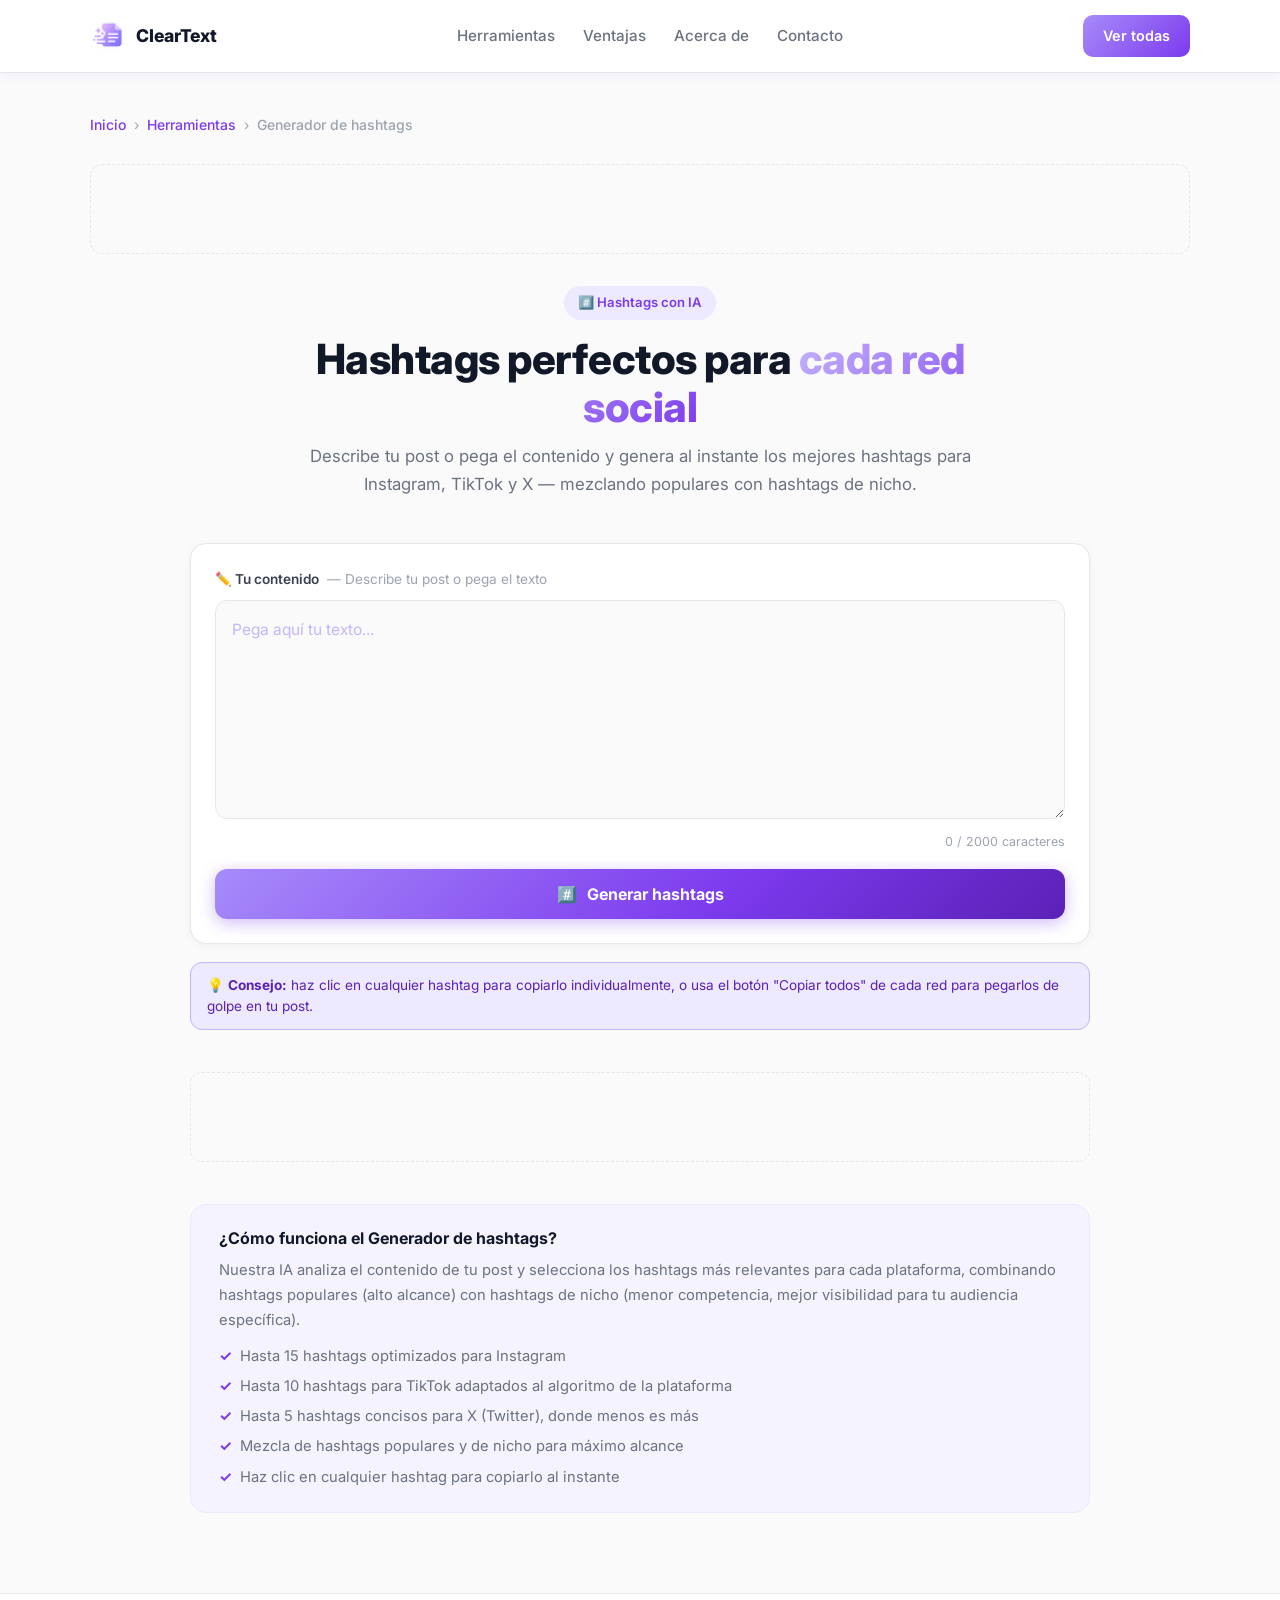
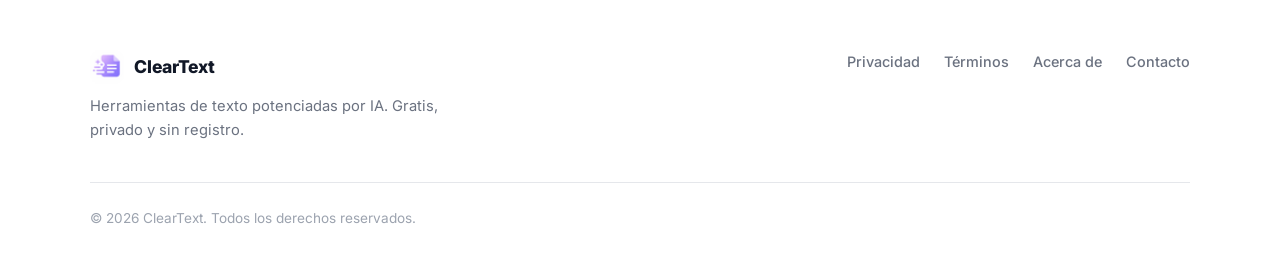
<file: tools/hashtags/index.html>
<!DOCTYPE html>
<html lang="es">
<head>
  <meta charset="UTF-8">
  <meta name="viewport" content="width=device-width, initial-scale=1.0">

  <title>Generador de hashtags gratis para Instagram, TikTok y X | ClearText</title>
  <meta name="description" content="Genera los mejores hashtags para Instagram, TikTok y X (Twitter) según el contenido de tu post. Gratis, sin registro, con IA.">

  <meta property="og:title" content="Generador de hashtags | ClearText">
  <meta property="og:description" content="Genera hashtags perfectos para Instagram, TikTok y X con IA. Gratis y sin registro.">
  <meta property="og:type" content="website">
  <meta property="og:url" content="https://cleartext-app.com/tools/hashtags/">
  <meta property="og:image" content="https://cleartext-app.com/logo-512.png">

  <link rel="preconnect" href="https://fonts.googleapis.com">
  <link rel="preconnect" href="https://fonts.gstatic.com" crossorigin>
  <link href="https://fonts.googleapis.com/css2?family=Inter:wght@400;500;600;700;800&display=swap" rel="stylesheet">
  <link rel="stylesheet" href="../../assets/css/style.css">

  <style>
    * { box-sizing: border-box; }

    header {
      background: #ffffff;
      border-bottom: 1px solid #E5E7EB;
      box-shadow: 0 2px 12px rgba(124,58,237,0.07);
      backdrop-filter: none;
    }
    .logo { color: #111827; }
    .nav-links a { color: #6B7280; }
    .nav-links a:hover { color: #7C3AED; }
    .btn-nav {
      background: linear-gradient(135deg,#A78BFA,#7C3AED);
      color: #fff; border: none; padding: 9px 20px; border-radius: 10px;
      font-weight: 600; font-size: 0.9rem; cursor: pointer;
      display: inline-flex; align-items: center; text-decoration: none;
      transition: opacity .2s, transform .2s;
    }
    .btn-nav:hover { opacity: .9; transform: translateY(-1px); }

    .tool-page { padding: 40px 0 80px; }

    .breadcrumb {
      display: flex; align-items: center; gap: 8px;
      font-size: 0.875rem; color: #9CA3AF; margin-bottom: 28px;
    }
    .breadcrumb a { color: #7C3AED; font-weight: 500; text-decoration: none; }
    .breadcrumb a:hover { opacity: .75; }
    .breadcrumb-sep { color: #D1D5DB; }
    .breadcrumb-current { color: #6B7280; font-weight: 500; }

    .tool-header { text-align: center; max-width: 680px; margin: 0 auto 44px; }
    .tool-badge {
      display: inline-flex; align-items: center; gap: 6px;
      background: #EDE9FE; color: #7C3AED;
      padding: 6px 14px; border-radius: 9999px;
      font-size: 0.82rem; font-weight: 600; margin-bottom: 16px;
    }
    .tool-header h1 {
      font-size: clamp(1.8rem,4vw,2.6rem); font-weight: 800; color: #111827;
      letter-spacing: -.5px; margin-bottom: 12px; line-height: 1.15;
    }
    .tool-header h1 span {
      background: linear-gradient(135deg,#C4B5FD,#7C3AED);
      -webkit-background-clip: text; -webkit-text-fill-color: transparent; background-clip: text;
    }
    .tool-header p { font-size: 1.05rem; color: #6B7280; line-height: 1.65; }

    .tool-body { max-width: 900px; margin: 0 auto; display: flex; flex-direction: column; gap: 18px; }

    .input-section {
      background: #fff; border: 1px solid #E5E7EB;
      border-radius: 16px; padding: 24px;
      box-shadow: 0 2px 8px rgba(0,0,0,.04);
    }
    .input-label {
      display: flex; align-items: center; gap: 8px;
      font-size: 0.85rem; font-weight: 600; color: #374151; margin-bottom: 10px;
    }
    .input-label span { color: #9CA3AF; font-weight: 400; }

    textarea.input-field {
      width: 100%; min-height: 160px; padding: 16px;
      border: 1.5px solid #E5E7EB; border-radius: 12px;
      background: #FAFAFA; color: #111827;
      font-size: 0.97rem; font-family: 'Inter',sans-serif;
      line-height: 1.7; resize: vertical; outline: none;
      transition: border-color .25s, box-shadow .25s;
    }
    textarea.input-field::placeholder { color: #C4B5FD; }
    textarea.input-field:hover { border-color: #C4B5FD; }
    textarea.input-field:focus {
      border-color: #7C3AED;
      box-shadow: 0 0 0 3px rgba(196,181,253,.3); background: #fff;
    }
    .char-count { text-align: right; font-size: .78rem; color: #9CA3AF; margin-top: 6px; }

    .btn-process {
      width: 100%; padding: 15px 24px;
      background: linear-gradient(135deg,#A78BFA 0%,#7C3AED 60%,#5B21B6 100%);
      color: #fff; border: none; border-radius: 12px;
      font-size: 1rem; font-weight: 700; cursor: pointer;
      display: flex; align-items: center; justify-content: center; gap: 10px;
      box-shadow: 0 4px 16px rgba(124,58,237,.35);
      transition: transform .2s, box-shadow .2s, opacity .2s;
      margin-top: 16px; font-family: 'Inter',sans-serif;
    }
    .btn-process:hover { transform: translateY(-2px); box-shadow: 0 8px 24px rgba(124,58,237,.45); }
    .btn-process:active { transform: scale(.98); }
    .btn-process:disabled { opacity: .65; cursor: not-allowed; transform: none; }

    .error-box {
      display: none; background: #FEF2F2; border: 1px solid #FECACA;
      border-radius: 12px; padding: 14px 18px; color: #DC2626; font-size: .9rem; font-weight: 500;
    }
    .error-box.active { display: block; }

    .spinner-wrapper {
      display: none; flex-direction: column; align-items: center; gap: 14px; padding: 32px 0;
    }
    .spinner-wrapper.active { display: flex; }
    .spinner {
      width: 36px; height: 36px; border: 3px solid #EDE9FE; border-top-color: #7C3AED;
      border-radius: 50%; animation: spin .7s linear infinite;
    }
    @keyframes spin { to { transform: rotate(360deg); } }
    .spinner-text {
      font-size: .9rem; color: #7C3AED; font-weight: 500;
      animation: pulse 1.5s ease-in-out infinite;
    }
    @keyframes pulse { 0%,100%{opacity:1}50%{opacity:.5} }

    /* ── RESULTADO ── */
    .result-section {
      display: none; background: #fff; border: 1.5px solid #C4B5FD;
      border-radius: 16px; overflow: hidden; box-shadow: 0 4px 20px rgba(124,58,237,.08);
    }
    .result-section.active { display: block; }

    .result-top-bar {
      background: linear-gradient(135deg,#7C3AED,#5B21B6);
      padding: 16px 24px;
      display: flex; align-items: center; justify-content: space-between; flex-wrap: wrap; gap: 10px;
    }
    .result-top-title { color: #fff; font-size: .9rem; font-weight: 700; }
    .btn-copy-all {
      display: inline-flex; align-items: center; gap: 6px;
      padding: 7px 14px; background: rgba(255,255,255,.18);
      color: #fff; border: 1px solid rgba(255,255,255,.35);
      border-radius: 9999px; font-size: .8rem; font-weight: 600;
      cursor: pointer; font-family: 'Inter',sans-serif;
      transition: background .2s;
    }
    .btn-copy-all:hover { background: rgba(255,255,255,.28); }
    .btn-copy-all.copied { background: rgba(255,255,255,.3); }

    /* Tres columnas de redes */
    .networks-grid {
      display: grid; grid-template-columns: repeat(3,1fr);
      gap: 0; border-top: none;
    }

    .network-col {
      padding: 20px; border-right: 1px solid #EDE9FE;
    }
    .network-col:last-child { border-right: none; }

    .network-header {
      display: flex; align-items: center; justify-content: space-between;
      margin-bottom: 14px; padding-bottom: 12px; border-bottom: 1px solid #EDE9FE;
    }
    .network-name {
      display: flex; align-items: center; gap: 8px;
      font-size: .88rem; font-weight: 700; color: #111827;
    }
    .network-icon {
      width: 28px; height: 28px; border-radius: 8px;
      display: flex; align-items: center; justify-content: center;
      font-size: .9rem; flex-shrink: 0;
    }
    .icon-ig { background: linear-gradient(135deg,#F58529,#DD2A7B,#8134AF); }
    .icon-tt { background: #000; }
    .icon-tw { background: #000; border-radius: 8px; }

    .network-count {
      font-size: .75rem; color: #9CA3AF; font-weight: 500;
    }

    .btn-copy-net {
      display: inline-flex; align-items: center; gap: 4px;
      padding: 5px 10px; background: #EDE9FE; color: #7C3AED;
      border: none; border-radius: 9999px;
      font-size: .75rem; font-weight: 600; cursor: pointer;
      font-family: 'Inter',sans-serif; transition: background .2s, color .2s;
      margin-bottom: 12px; width: 100%; justify-content: center;
    }
    .btn-copy-net:hover { background: #7C3AED; color: #fff; }
    .btn-copy-net.copied { background: #D1FAE5; color: #065F46; }

    .hashtags-list { display: flex; flex-wrap: wrap; gap: 6px; }
    .hashtag-pill {
      display: inline-flex; align-items: center;
      padding: 5px 10px; border-radius: 9999px;
      font-size: .78rem; font-weight: 500; cursor: pointer;
      transition: transform .15s, box-shadow .15s;
      user-select: none;
    }
    .hashtag-pill:hover { transform: translateY(-1px); box-shadow: 0 2px 8px rgba(0,0,0,.1); }
    .hashtag-pill:active { transform: scale(.96); }

    /* colores por red */
    .pill-ig { background: #FEF0F0; color: #C2185B; border: 1px solid #F8BBD9; }
    .pill-tt { background: #F0F0F0; color: #111; border: 1px solid #E0E0E0; }
    .pill-tw { background: #EFF6FF; color: #1D4ED8; border: 1px solid #BFDBFE; }

    .hashtag-pill.just-copied { background: #D1FAE5 !important; color: #065F46 !important; border-color: #A7F3D0 !important; }

    /* Acciones finales */
    .result-actions {
      padding: 14px 24px; border-top: 1px solid #EDE9FE;
      display: flex; gap: 10px; flex-wrap: wrap; background: #FAFAFA;
    }
    .btn-reset {
      display: inline-flex; align-items: center; gap: 6px;
      padding: 8px 16px; background: transparent; color: #6B7280;
      border: 1px solid #E5E7EB; border-radius: 9999px;
      font-size: .82rem; font-weight: 600; cursor: pointer;
      font-family: 'Inter',sans-serif; transition: border-color .2s, color .2s;
    }
    .btn-reset:hover { border-color: #C4B5FD; color: #7C3AED; }

    .tip-box {
      background: #EDE9FE; border: 1px solid #C4B5FD; border-radius: 12px;
      padding: 12px 16px; font-size: .85rem; color: #5B21B6; line-height: 1.55;
    }
    .tip-box strong { font-weight: 700; }

    .ad-slot {
      width: 100%; min-height: 90px; background: #FAFAFA;
      border: 1px dashed #E5E7EB; border-radius: 12px;
      display: flex; align-items: center; justify-content: center;
      color: #D1D5DB; font-size: .78rem; font-family: 'Inter',sans-serif;
    }

    .tool-info {
      background: #F5F3FF; border: 1px solid #EDE9FE; border-radius: 16px; padding: 24px 28px;
    }
    .tool-info h2 { font-size: 1rem; font-weight: 700; color: #111827; margin-bottom: 10px; }
    .tool-info p  { font-size: .92rem; color: #6B7280; line-height: 1.7; }
    .tool-info ul { margin-top: 12px; display: flex; flex-direction: column; gap: 8px; }
    .tool-info ul li {
      font-size: .92rem; color: #6B7280;
      display: flex; align-items: flex-start; gap: 8px; line-height: 1.5;
    }
    .tool-info ul li::before { content:'✓'; color:#7C3AED; font-weight:700; flex-shrink:0; }

    footer { background: #fff; border-top: 1px solid #E5E7EB; }

    @media(max-width:768px){
      .nav{ flex-wrap:wrap; height:auto; padding:14px 0; gap:12px; }
      .nav-links{ width:100%; justify-content:center; gap:16px; flex-wrap:wrap; }
      .tool-page{ padding:28px 0 60px; }
      .networks-grid{ grid-template-columns: 1fr; }
      .network-col{ border-right: none; border-bottom: 1px solid #EDE9FE; }
      .network-col:last-child{ border-bottom: none; }
      .result-actions{ flex-direction:column; }
      .btn-reset{ width:100%; justify-content:center; }
    }
  </style>
</head>

<body>

<header>
  <div class="container nav">
    <a href="../../" class="logo">
      <img src="../../logo-32.png" alt="ClearText IA" style="width:36px;height:36px;border-radius:9px;object-fit:contain;">
      <span>ClearText</span>
    </a>
    <nav class="nav-links">
      <a href="../../#herramientas">Herramientas</a>
      <a href="../../#ventajas">Ventajas</a>
      <a href="../../acerca/">Acerca de</a>
      <a href="../../contacto/">Contacto</a>
    </nav>
    <a href="../../#herramientas" class="btn-nav">Ver todas</a>
  </div>
</header>

<main class="tool-page">
  <div class="container">

    <nav class="breadcrumb" aria-label="Navegación">
      <a href="../../">Inicio</a>
      <span class="breadcrumb-sep">›</span>
      <a href="../../#herramientas">Herramientas</a>
      <span class="breadcrumb-sep">›</span>
      <span class="breadcrumb-current">Generador de hashtags</span>
    </nav>

    <!-- ESPACIO PARA ANUNCIOS ADSENSE -->
    <div class="ad-slot" style="margin-bottom:32px;">
      <!-- Aquí irá el código de Google AdSense -->
    </div>

    <div class="tool-header">
      <div class="tool-badge">#️⃣ Hashtags con IA</div>
      <h1>Hashtags perfectos para <span>cada red social</span></h1>
      <p>Describe tu post o pega el contenido y genera al instante los mejores hashtags para Instagram, TikTok y X — mezclando populares con hashtags de nicho.</p>
    </div>

    <div class="tool-body">

      <div class="input-section">
        <div class="input-label">
          ✏️ Tu contenido <span>— Describe tu post o pega el texto</span>
        </div>
        <textarea
          class="input-field"
          id="inputText"
          placeholder="Pega aquí tu texto..."
          rows="7"
          maxlength="2000"
        ></textarea>
        <div class="char-count"><span id="charCount">0</span> / 2000 caracteres</div>
        <button class="btn-process" id="btnProcess" onclick="processText()">
          <span>#️⃣</span> Generar hashtags
        </button>
      </div>

      <div class="error-box" id="errorBox">
        ⚠️ <span id="errorMsg">Ha ocurrido un error. Por favor, inténtalo de nuevo.</span>
      </div>

      <div class="spinner-wrapper" id="spinnerWrapper">
        <div class="spinner"></div>
        <span class="spinner-text">Generando los mejores hashtags...</span>
      </div>

      <!-- RESULTADO -->
      <div class="result-section" id="resultSection">

        <div class="result-top-bar">
          <div class="result-top-title">✅ Hashtags generados — haz clic en uno para copiarlo</div>
          <button class="btn-copy-all" id="btnCopyAll" onclick="copyAll()">📋 Copiar todos</button>
        </div>

        <div class="networks-grid">

          <!-- Instagram -->
          <div class="network-col">
            <div class="network-header">
              <div class="network-name">
                <div class="network-icon icon-ig">📸</div>
                Instagram
              </div>
              <span class="network-count" id="igCount">0 hashtags</span>
            </div>
            <button class="btn-copy-net" id="btnCopyIg" onclick="copyNetwork('ig')">📋 Copiar todos</button>
            <div class="hashtags-list" id="igList"></div>
          </div>

          <!-- TikTok -->
          <div class="network-col">
            <div class="network-header">
              <div class="network-name">
                <div class="network-icon icon-tt">🎵</div>
                TikTok
              </div>
              <span class="network-count" id="ttCount">0 hashtags</span>
            </div>
            <button class="btn-copy-net" id="btnCopyTt" onclick="copyNetwork('tt')">📋 Copiar todos</button>
            <div class="hashtags-list" id="ttList"></div>
          </div>

          <!-- X / Twitter -->
          <div class="network-col">
            <div class="network-header">
              <div class="network-name">
                <div class="network-icon icon-tw">✖️</div>
                X (Twitter)
              </div>
              <span class="network-count" id="twCount">0 hashtags</span>
            </div>
            <button class="btn-copy-net" id="btnCopyTw" onclick="copyNetwork('tw')">📋 Copiar todos</button>
            <div class="hashtags-list" id="twList"></div>
          </div>

        </div>

        <div class="result-actions">
          <button class="btn-reset" onclick="resetTool()">🔄 Generar para otro post</button>
        </div>

      </div>

      <div class="tip-box">
        💡 <strong>Consejo:</strong> haz clic en cualquier hashtag para copiarlo individualmente, o usa el botón "Copiar todos" de cada red para pegarlos de golpe en tu post.
      </div>

      <!-- ESPACIO PARA ANUNCIOS ADSENSE -->
      <div class="ad-slot">
        <!-- Aquí irá el código de Google AdSense -->
      </div>

      <div class="tool-info">
        <h2>¿Cómo funciona el Generador de hashtags?</h2>
        <p>
          Nuestra IA analiza el contenido de tu post y selecciona los hashtags más relevantes para
          cada plataforma, combinando hashtags populares (alto alcance) con hashtags de nicho
          (menor competencia, mejor visibilidad para tu audiencia específica).
        </p>
        <ul>
          <li>Hasta 15 hashtags optimizados para Instagram</li>
          <li>Hasta 10 hashtags para TikTok adaptados al algoritmo de la plataforma</li>
          <li>Hasta 5 hashtags concisos para X (Twitter), donde menos es más</li>
          <li>Mezcla de hashtags populares y de nicho para máximo alcance</li>
          <li>Haz clic en cualquier hashtag para copiarlo al instante</li>
        </ul>
      </div>

    </div>
  </div>
</main>

<footer>
  <div class="container">
    <div class="footer-grid">
      <div class="footer-info">
        <div class="logo" style="margin-bottom:10px;">
          <img src="../../logo-32.png" alt="ClearText IA" style="width:34px;height:34px;border-radius:9px;object-fit:contain;">
          <span>ClearText</span>
        </div>
        <p>Herramientas de texto potenciadas por IA. Gratis, privado y sin registro.</p>
      </div>
      <div class="footer-links">
        <a href="../../privacidad/">Privacidad</a>
        <a href="../../terminos/">Términos</a>
        <a href="../../acerca/">Acerca de</a>
        <a href="../../contacto/">Contacto</a>
      </div>
    </div>
    <div class="footer-bottom">
      <p>© 2026 ClearText. Todos los derechos reservados.</p>
    </div>
  </div>
</footer>

<script>
const API_KEY = 'TU_API_KEY_AQUI';

const SYSTEM_PROMPT = `Eres experto en marketing de redes sociales. Analiza el contenido y genera hashtags relevantes. Responde SOLO en JSON: {"instagram": ["hashtag1",...hasta 15], "tiktok": ["hashtag1",...hasta 10], "twitter": ["hashtag1",...hasta 5]}. Mezcla hashtags populares con hashtags de nicho. Sin el simbolo # en el JSON.`;

const inputText = document.getElementById('inputText');
const charCount = document.getElementById('charCount');

// Guardar datos para copiar
window._hashtags = { ig: [], tt: [], tw: [] };

inputText.addEventListener('input', () => {
  const n = inputText.value.length;
  charCount.textContent = n;
  charCount.style.color = n > 1800 ? '#DC2626' : '#9CA3AF';
});

function setLoading(active) {
  const btn    = document.getElementById('btnProcess');
  const spinner = document.getElementById('spinnerWrapper');
  const errBox = document.getElementById('errorBox');
  const resSec = document.getElementById('resultSection');
  btn.disabled = active;
  btn.innerHTML = active ? '<span>⏳</span> Generando...' : '<span>#️⃣</span> Generar hashtags';
  spinner.classList.toggle('active', active);
  if (active) {
    resSec.classList.remove('active');
    errBox.classList.remove('active');
  }
}

function showError(msg) {
  document.getElementById('errorMsg').textContent = msg;
  document.getElementById('errorBox').classList.add('active');
}

function renderHashtags(listId, hashtags, pillClass, network) {
  const container = document.getElementById(listId);
  container.innerHTML = hashtags.map(tag => {
    const clean = tag.replace(/^#/, '');
    return `<span class="hashtag-pill ${pillClass}" onclick="copyPill(this, '#${clean}')">#${clean}</span>`;
  }).join('');
}

function showResult(data) {
  const ig = data.instagram || [];
  const tt = data.tiktok    || [];
  const tw = data.twitter   || [];

  window._hashtags = { ig, tt, tw };

  document.getElementById('igCount').textContent = ig.length + ' hashtags';
  document.getElementById('ttCount').textContent = tt.length + ' hashtags';
  document.getElementById('twCount').textContent = tw.length + ' hashtags';

  renderHashtags('igList', ig, 'pill-ig', 'ig');
  renderHashtags('ttList', tt, 'pill-tt', 'tt');
  renderHashtags('twList', tw, 'pill-tw', 'tw');

  document.getElementById('resultSection').classList.add('active');
}

async function processText() {
  const text = inputText.value.trim();
  if (!text) { showError('Por favor, describe o pega el contenido de tu post antes de continuar.'); return; }
  if (text.length > 2000) { showError('El texto supera el límite de 2.000 caracteres.'); return; }

  setLoading(true);

  try {
    const response = await fetch('/api/detect', {
      method: 'POST',
      headers: { 'Content-Type': 'application/json' },
      body: JSON.stringify({
        model: 'claude-sonnet-4-6',
        max_tokens: 1024,
        system: SYSTEM_PROMPT,
        messages: [{ role: 'user', content: text }]
      })
    });

    if (!response.ok) {
      const err = await response.json().catch(() => ({}));
      throw new Error(err.error?.message || `Error ${response.status}`);
    }

    const data = await response.json();
    let raw = data.content?.[0]?.text || '';
    raw = raw.replace(/```json|```/g, '').trim();

    let parsed;
    try { parsed = JSON.parse(raw); }
    catch { throw new Error('La IA no devolvió el formato esperado. Inténtalo de nuevo.'); }

    showResult(parsed);

  } catch (error) {
    showError(error.message || 'No se pudo conectar con la IA. Comprueba tu conexión.');
    console.error('Error API:', error);
  } finally {
    setLoading(false);
  }
}

// Copiar un hashtag individual al hacer clic
async function copyPill(el, text) {
  try {
    await navigator.clipboard.writeText(text);
    el.classList.add('just-copied');
    const orig = el.textContent;
    el.textContent = '✅ Copiado';
    setTimeout(() => {
      el.classList.remove('just-copied');
      el.textContent = orig;
    }, 1400);
  } catch { /* silencioso */ }
}

// Copiar todos los hashtags de una red
async function copyNetwork(net) {
  const map = { ig: 'btnCopyIg', tt: 'btnCopyTt', tw: 'btnCopyTw' };
  const btn  = document.getElementById(map[net]);
  const tags = window._hashtags[net].map(t => '#' + t.replace(/^#/,'')).join(' ');
  try {
    await navigator.clipboard.writeText(tags);
    btn.textContent = '✅ ¡Copiado!';
    btn.classList.add('copied');
    setTimeout(() => { btn.textContent = '📋 Copiar todos'; btn.classList.remove('copied'); }, 2000);
  } catch { showError('No se pudo copiar. Selecciona los hashtags manualmente.'); }
}

// Copiar absolutamente todos
async function copyAll() {
  const btn = document.getElementById('btnCopyAll');
  const { ig, tt, tw } = window._hashtags;
  const all = [...ig, ...tt, ...tw];
  const unique = [...new Set(all)].map(t => '#' + t.replace(/^#/,'')).join(' ');
  try {
    await navigator.clipboard.writeText(unique);
    btn.textContent = '✅ ¡Todos copiados!';
    btn.classList.add('copied');
    setTimeout(() => { btn.textContent = '📋 Copiar todos'; btn.classList.remove('copied'); }, 2000);
  } catch { showError('No se pudo copiar.'); }
}

function resetTool() {
  inputText.value = '';
  charCount.textContent = '0';
  document.getElementById('resultSection').classList.remove('active');
  document.getElementById('errorBox').classList.remove('active');
  document.getElementById('btnProcess').disabled = false;
  document.getElementById('btnProcess').innerHTML = '<span>#️⃣</span> Generar hashtags';
  window._hashtags = { ig: [], tt: [], tw: [] };
  inputText.focus();
}

inputText.addEventListener('keydown', e => {
  if (e.ctrlKey && e.key === 'Enter') processText();
});
</script>

</body>
</html>
</file>
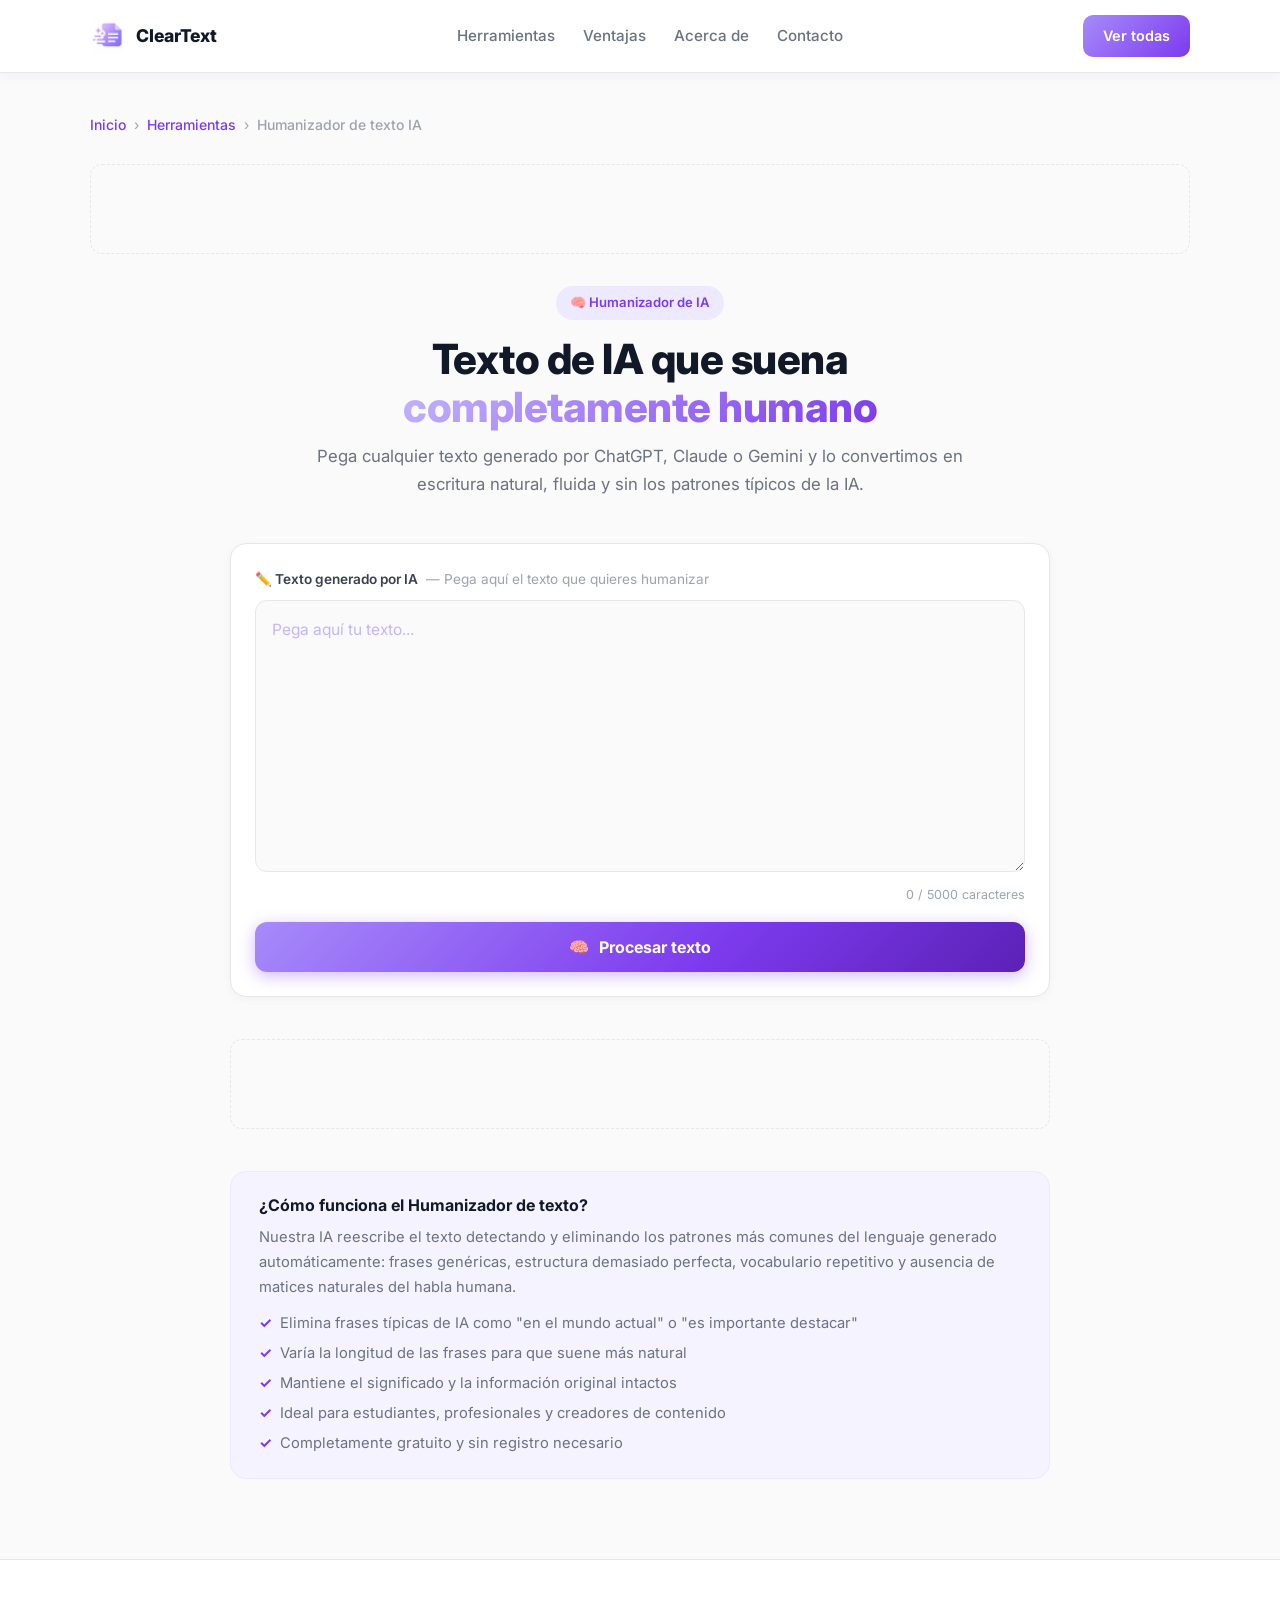
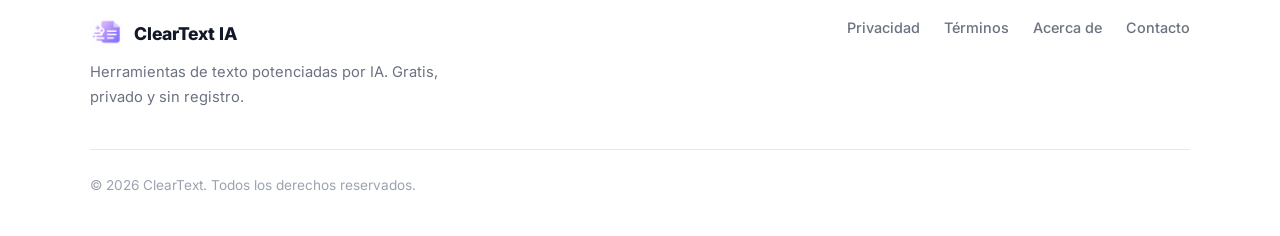
<file: tools/humanizador/index.html>
<!DOCTYPE html>
<html lang="es">
<head>
  <meta charset="UTF-8">
  <meta name="viewport" content="width=device-width, initial-scale=1.0">

  <title>Humanizador de texto IA gratis | ClearText</title>
  <meta name="description" content="Convierte texto generado por IA en escritura natural y humana. Elimina los patrones típicos de ChatGPT y Claude. Gratis, sin registro.">

  <meta property="og:title" content="Humanizador de texto IA | ClearText">
  <meta property="og:description" content="Transforma texto de IA en escritura que suena completamente humana. Gratis y sin registro.">
  <meta property="og:type" content="website">
  <meta property="og:url" content="https://cleartext-app.com/tools/humanizador/">
  <meta property="og:image" content="https://cleartext-app.com/logo-512.png">

  <link rel="preconnect" href="https://fonts.googleapis.com">
  <link rel="preconnect" href="https://fonts.gstatic.com" crossorigin>
  <link href="https://fonts.googleapis.com/css2?family=Inter:wght@400;500;600;700;800&display=swap" rel="stylesheet">
  <link rel="stylesheet" href="../../assets/css/style.css">

  <style>
    * { box-sizing: border-box; }

    header {
      background: #ffffff;
      border-bottom: 1px solid #E5E7EB;
      box-shadow: 0 2px 12px rgba(124,58,237,0.07);
      backdrop-filter: none;
    }
    .logo { color: #111827; }
    .nav-links a { color: #6B7280; }
    .nav-links a:hover { color: #7C3AED; }
    .btn-nav {
      background: linear-gradient(135deg,#A78BFA,#7C3AED);
      color: #fff; border: none;
      padding: 9px 20px; border-radius: 10px;
      font-weight: 600; font-size: 0.9rem;
      cursor: pointer; display: inline-flex;
      align-items: center; text-decoration: none;
      transition: opacity .2s, transform .2s;
    }
    .btn-nav:hover { opacity: .9; transform: translateY(-1px); }

    .tool-page { padding: 40px 0 80px; }

    .breadcrumb {
      display: flex; align-items: center;
      gap: 8px; font-size: 0.875rem;
      color: #9CA3AF; margin-bottom: 28px;
    }
    .breadcrumb a { color: #7C3AED; font-weight: 500; text-decoration: none; }
    .breadcrumb a:hover { opacity: .75; }
    .breadcrumb-sep { color: #D1D5DB; }
    .breadcrumb-current { color: #6B7280; font-weight: 500; }

    .tool-header { text-align: center; max-width: 680px; margin: 0 auto 44px; }
    .tool-badge {
      display: inline-flex; align-items: center; gap: 6px;
      background: #EDE9FE; color: #7C3AED;
      padding: 6px 14px; border-radius: 9999px;
      font-size: 0.82rem; font-weight: 600; margin-bottom: 16px;
    }
    .tool-header h1 {
      font-size: clamp(1.8rem,4vw,2.6rem);
      font-weight: 800; color: #111827;
      letter-spacing: -.5px; margin-bottom: 12px; line-height: 1.15;
    }
    .tool-header h1 span {
      background: linear-gradient(135deg,#C4B5FD,#7C3AED);
      -webkit-background-clip: text;
      -webkit-text-fill-color: transparent;
      background-clip: text;
    }
    .tool-header p { font-size: 1.05rem; color: #6B7280; line-height: 1.65; }

    .tool-body { max-width: 820px; margin: 0 auto; display: flex; flex-direction: column; gap: 18px; }

    .input-section {
      background: #fff; border: 1px solid #E5E7EB;
      border-radius: 16px; padding: 24px;
      box-shadow: 0 2px 8px rgba(0,0,0,.04);
    }
    .input-label {
      display: flex; align-items: center; gap: 8px;
      font-size: 0.85rem; font-weight: 600;
      color: #374151; margin-bottom: 10px;
    }
    .input-label span { color: #9CA3AF; font-weight: 400; }

    textarea.input-field {
      width: 100%; min-height: 200px; padding: 16px;
      border: 1.5px solid #E5E7EB; border-radius: 12px;
      background: #FAFAFA; color: #111827;
      font-size: 0.97rem; font-family: 'Inter',sans-serif;
      line-height: 1.7; resize: vertical; outline: none;
      transition: border-color .25s, box-shadow .25s;
    }
    textarea.input-field::placeholder { color: #C4B5FD; }
    textarea.input-field:hover { border-color: #C4B5FD; }
    textarea.input-field:focus {
      border-color: #7C3AED;
      box-shadow: 0 0 0 3px rgba(196,181,253,.3);
      background: #fff;
    }
    .char-count { text-align: right; font-size: .78rem; color: #9CA3AF; margin-top: 6px; }

    .btn-process {
      width: 100%; padding: 15px 24px;
      background: linear-gradient(135deg,#A78BFA 0%,#7C3AED 60%,#5B21B6 100%);
      color: #fff; border: none; border-radius: 12px;
      font-size: 1rem; font-weight: 700; cursor: pointer;
      display: flex; align-items: center; justify-content: center; gap: 10px;
      box-shadow: 0 4px 16px rgba(124,58,237,.35);
      transition: transform .2s, box-shadow .2s, opacity .2s;
      margin-top: 16px; font-family: 'Inter',sans-serif;
    }
    .btn-process:hover { transform: translateY(-2px); box-shadow: 0 8px 24px rgba(124,58,237,.45); }
    .btn-process:active { transform: scale(.98); }
    .btn-process:disabled { opacity: .65; cursor: not-allowed; transform: none; }

    .error-box {
      display: none; background: #FEF2F2;
      border: 1px solid #FECACA; border-radius: 12px;
      padding: 14px 18px; color: #DC2626;
      font-size: .9rem; font-weight: 500;
    }
    .error-box.active { display: block; }

    .spinner-wrapper {
      display: none; flex-direction: column;
      align-items: center; gap: 14px; padding: 32px 0;
    }
    .spinner-wrapper.active { display: flex; }
    .spinner {
      width: 36px; height: 36px;
      border: 3px solid #EDE9FE; border-top-color: #7C3AED;
      border-radius: 50%; animation: spin .7s linear infinite;
    }
    @keyframes spin { to { transform: rotate(360deg); } }
    .spinner-text {
      font-size: .9rem; color: #7C3AED; font-weight: 500;
      animation: pulse 1.5s ease-in-out infinite;
    }
    @keyframes pulse { 0%,100%{opacity:1}50%{opacity:.5} }

    /* ── RESULT ── */
    .result-section {
      display: none; background: #fff;
      border: 1.5px solid #C4B5FD; border-radius: 16px;
      overflow: hidden; box-shadow: 0 4px 20px rgba(124,58,237,.08);
    }
    .result-section.active { display: block; }

    /* Contador comparativo */
    .word-counter {
      display: grid; grid-template-columns: 1fr auto 1fr;
      align-items: center; gap: 12px;
      padding: 18px 24px; background: #F5F3FF;
      border-bottom: 1px solid #EDE9FE;
    }
    .wc-box {
      text-align: center; padding: 12px 16px;
      border-radius: 12px; background: #fff;
      border: 1px solid #EDE9FE;
    }
    .wc-label {
      font-size: .75rem; font-weight: 600; color: #9CA3AF;
      text-transform: uppercase; letter-spacing: .05em;
      margin-bottom: 4px;
    }
    .wc-num { font-size: 1.6rem; font-weight: 800; color: #111827; line-height: 1; }
    .wc-sub { font-size: .75rem; color: #9CA3AF; margin-top: 3px; }
    .wc-arrow {
      font-size: 1.2rem; color: #7C3AED; font-weight: 700;
      display: flex; flex-direction: column; align-items: center; gap: 4px;
    }
    .wc-diff {
      font-size: .75rem; font-weight: 600; padding: 3px 8px;
      border-radius: 9999px;
    }
    .wc-diff.more { background: #EDE9FE; color: #7C3AED; }
    .wc-diff.less { background: #FEF3C7; color: #92400E; }
    .wc-diff.same { background: #F3F4F6; color: #6B7280; }

    /* Resultado de texto */
    .result-header {
      display: flex; align-items: center; justify-content: space-between;
      padding: 16px 24px 12px; border-bottom: 1px solid #EDE9FE;
    }
    .result-label {
      display: flex; align-items: center; gap: 8px;
      font-size: .82rem; font-weight: 700; color: #7C3AED;
      text-transform: uppercase; letter-spacing: .06em;
    }
    .result-dot {
      width: 8px; height: 8px; border-radius: 50%;
      background: #7C3AED; animation: pulse 1.5s ease-in-out infinite;
    }

    .btn-copy {
      display: inline-flex; align-items: center; gap: 6px;
      padding: 6px 14px; background: #EDE9FE; color: #7C3AED;
      border: none; border-radius: 9999px;
      font-size: .82rem; font-weight: 600; cursor: pointer;
      font-family: 'Inter',sans-serif; transition: background .2s, color .2s;
    }
    .btn-copy:hover { background: #7C3AED; color: #fff; }
    .btn-copy.copied { background: #D1FAE5; color: #065F46; }

    .result-text {
      padding: 20px 24px;
      font-size: .97rem; line-height: 1.8;
      color: #111827; white-space: pre-wrap; word-break: break-word;
    }

    /* Diferencias destacadas */
    .result-tags {
      display: flex; flex-wrap: wrap; gap: 6px;
      padding: 0 24px 16px;
    }
    .result-tag {
      display: inline-flex; align-items: center; gap: 4px;
      padding: 4px 10px; border-radius: 9999px;
      font-size: .75rem; font-weight: 500;
      background: #EDE9FE; color: #7C3AED;
    }

    .result-actions {
      padding: 14px 24px; border-top: 1px solid #EDE9FE;
      display: flex; gap: 10px; flex-wrap: wrap; background: #FAFAFA;
    }
    .btn-reset {
      display: inline-flex; align-items: center; gap: 6px;
      padding: 8px 16px; background: transparent; color: #6B7280;
      border: 1px solid #E5E7EB; border-radius: 9999px;
      font-size: .82rem; font-weight: 600; cursor: pointer;
      font-family: 'Inter',sans-serif; transition: border-color .2s, color .2s;
    }
    .btn-reset:hover { border-color: #C4B5FD; color: #7C3AED; }
    .btn-download {
      display: inline-flex; align-items: center; gap: 6px;
      padding: 8px 16px; background: transparent; color: #6B7280;
      border: 1px solid #E5E7EB; border-radius: 9999px;
      font-size: .82rem; font-weight: 600; cursor: pointer;
      font-family: 'Inter',sans-serif; transition: border-color .2s, color .2s;
    }
    .btn-download:hover { border-color: #C4B5FD; color: #7C3AED; }

    .ad-slot {
      width: 100%; min-height: 90px; background: #FAFAFA;
      border: 1px dashed #E5E7EB; border-radius: 12px;
      display: flex; align-items: center; justify-content: center;
      color: #D1D5DB; font-size: .78rem; font-family: 'Inter',sans-serif;
    }

    .tool-info {
      background: #F5F3FF; border: 1px solid #EDE9FE;
      border-radius: 16px; padding: 24px 28px;
    }
    .tool-info h2 { font-size: 1rem; font-weight: 700; color: #111827; margin-bottom: 10px; }
    .tool-info p  { font-size: .92rem; color: #6B7280; line-height: 1.7; }
    .tool-info ul { margin-top: 12px; display: flex; flex-direction: column; gap: 8px; }
    .tool-info ul li {
      font-size: .92rem; color: #6B7280;
      display: flex; align-items: flex-start; gap: 8px; line-height: 1.5;
    }
    .tool-info ul li::before { content:'✓'; color:#7C3AED; font-weight:700; flex-shrink:0; }

    footer { background: #fff; border-top: 1px solid #E5E7EB; }

    @media(max-width:768px){
      .nav{ flex-wrap:wrap; height:auto; padding:14px 0; gap:12px; }
      .nav-links{ width:100%; justify-content:center; gap:16px; flex-wrap:wrap; }
      .tool-page{ padding:28px 0 60px; }
      .word-counter{ grid-template-columns: 1fr; gap:8px; }
      .wc-arrow{ flex-direction: row; justify-content: center; }
      .result-header{ padding:14px 18px 10px; }
      .result-text{ padding:16px 18px; }
      .result-tags{ padding:0 18px 14px; }
      .result-actions{ padding:12px 18px; flex-direction:column; }
      .btn-copy,.btn-reset,.btn-download{ width:100%; justify-content:center; }
    }
  </style>
</head>

<body>

<header>
  <div class="container nav">
    <a href="../../" class="logo">
      <img src="../../logo-32.png" alt="ClearText IA" style="width:36px;height:36px;border-radius:9px;object-fit:contain;">
      <span>ClearText</span>
    </a>
    <nav class="nav-links">
      <a href="../../#herramientas">Herramientas</a>
      <a href="../../#ventajas">Ventajas</a>
      <a href="../../acerca/">Acerca de</a>
      <a href="../../contacto/">Contacto</a>
    </nav>
    <a href="../../#herramientas" class="btn-nav">Ver todas</a>
  </div>
</header>

<main class="tool-page">
  <div class="container">

    <nav class="breadcrumb" aria-label="Navegación">
      <a href="../../">Inicio</a>
      <span class="breadcrumb-sep">›</span>
      <a href="../../#herramientas">Herramientas</a>
      <span class="breadcrumb-sep">›</span>
      <span class="breadcrumb-current">Humanizador de texto IA</span>
    </nav>

    <!-- ESPACIO PARA ANUNCIOS ADSENSE -->
    <div class="ad-slot" style="margin-bottom:32px;">
      <!-- Aquí irá el código de Google AdSense -->
    </div>

    <div class="tool-header">
      <div class="tool-badge">🧠 Humanizador de IA</div>
      <h1>Texto de IA que suena <span>completamente humano</span></h1>
      <p>Pega cualquier texto generado por ChatGPT, Claude o Gemini y lo convertimos en escritura natural, fluida y sin los patrones típicos de la IA.</p>
    </div>

    <div class="tool-body">

      <div class="input-section">
        <div class="input-label">
          ✏️ Texto generado por IA <span>— Pega aquí el texto que quieres humanizar</span>
        </div>
        <textarea
          class="input-field"
          id="inputText"
          placeholder="Pega aquí tu texto..."
          rows="9"
          maxlength="5000"
        ></textarea>
        <div class="char-count"><span id="charCount">0</span> / 5000 caracteres</div>
        <button class="btn-process" id="btnProcess" onclick="processText()">
          <span>🧠</span> Procesar texto
        </button>
      </div>

      <div class="error-box" id="errorBox">
        ⚠️ <span id="errorMsg">Ha ocurrido un error. Por favor, inténtalo de nuevo.</span>
      </div>

      <div class="spinner-wrapper" id="spinnerWrapper">
        <div class="spinner"></div>
        <span class="spinner-text">Humanizando tu texto con IA...</span>
      </div>

      <!-- RESULTADO -->
      <div class="result-section" id="resultSection">

        <!-- Contador de palabras original vs resultado -->
        <div class="word-counter">
          <div class="wc-box">
            <div class="wc-label">Original</div>
            <div class="wc-num" id="wcOriginal">0</div>
            <div class="wc-sub">palabras</div>
          </div>
          <div class="wc-arrow">
            →
            <span class="wc-diff" id="wcDiff"></span>
          </div>
          <div class="wc-box">
            <div class="wc-label">Resultado</div>
            <div class="wc-num" id="wcResult">0</div>
            <div class="wc-sub">palabras</div>
          </div>
        </div>

        <!-- Texto humanizado -->
        <div class="result-header">
          <div class="result-label">
            <div class="result-dot"></div>
            Texto humanizado
          </div>
          <button class="btn-copy" id="btnCopy" onclick="copyResult()">📋 Copiar</button>
        </div>

        <div class="result-text" id="resultText"></div>

        <div class="result-tags">
          <span class="result-tag">✅ Frases variadas</span>
          <span class="result-tag">✅ Sin clichés de IA</span>
          <span class="result-tag">✅ Tono natural</span>
        </div>

        <div class="result-actions">
          <button class="btn-reset" onclick="resetTool()">🔄 Humanizar otro texto</button>
          <button class="btn-download" onclick="downloadResult()">⬇️ Descargar .txt</button>
        </div>

      </div>

      <!-- ESPACIO PARA ANUNCIOS ADSENSE -->
      <div class="ad-slot">
        <!-- Aquí irá el código de Google AdSense -->
      </div>

      <div class="tool-info">
        <h2>¿Cómo funciona el Humanizador de texto?</h2>
        <p>
          Nuestra IA reescribe el texto detectando y eliminando los patrones más comunes del lenguaje generado
          automáticamente: frases genéricas, estructura demasiado perfecta, vocabulario repetitivo y
          ausencia de matices naturales del habla humana.
        </p>
        <ul>
          <li>Elimina frases típicas de IA como "en el mundo actual" o "es importante destacar"</li>
          <li>Varía la longitud de las frases para que suene más natural</li>
          <li>Mantiene el significado y la información original intactos</li>
          <li>Ideal para estudiantes, profesionales y creadores de contenido</li>
          <li>Completamente gratuito y sin registro necesario</li>
        </ul>
      </div>

    </div>
  </div>
</main>

<footer>
  <div class="container">
    <div class="footer-grid">
      <div class="footer-info">
        <div class="logo" style="margin-bottom:10px;">
          <img src="../../logo-32.png" alt="ClearText IA" style="width:34px;height:34px;border-radius:9px;object-fit:contain;">
          <span>ClearText IA</span>
        </div>
        <p>Herramientas de texto potenciadas por IA. Gratis, privado y sin registro.</p>
      </div>
      <div class="footer-links">
        <a href="../../privacidad/">Privacidad</a>
        <a href="../../terminos/">Términos</a>
        <a href="../../acerca/">Acerca de</a>
        <a href="../../contacto/">Contacto</a>
      </div>
    </div>
    <div class="footer-bottom">
      <p>© 2026 ClearText. Todos los derechos reservados.</p>
    </div>
  </div>
</footer>

<script>
const API_KEY = 'TU_API_KEY_AQUI';

const SYSTEM_PROMPT = `Eres experto en reescribir texto de IA para que suene completamente humano. Reescribe el siguiente texto para que: suene conversacional y natural, varie la longitud de frases, use vocabulario mas variado, elimine frases tipicas de IA como 'en el mundo actual' o 'es importante destacar'. Devuelve SOLO el texto reescrito, sin explicaciones.`;

const inputText = document.getElementById('inputText');
const charCount = document.getElementById('charCount');

inputText.addEventListener('input', () => {
  const n = inputText.value.length;
  charCount.textContent = n;
  charCount.style.color = n > 4500 ? '#DC2626' : '#9CA3AF';
});

function countWords(text) {
  return text.trim() === '' ? 0 : text.trim().split(/\s+/).length;
}

function setLoading(active) {
  const btn     = document.getElementById('btnProcess');
  const spinner = document.getElementById('spinnerWrapper');
  const errBox  = document.getElementById('errorBox');
  const resSec  = document.getElementById('resultSection');
  btn.disabled  = active;
  btn.innerHTML = active ? '<span>⏳</span> Humanizando...' : '<span>🧠</span> Procesar texto';
  spinner.classList.toggle('active', active);
  if (active) {
    resSec.classList.remove('active');
    errBox.classList.remove('active');
  }
}

function showError(msg) {
  document.getElementById('errorMsg').textContent = msg;
  document.getElementById('errorBox').classList.add('active');
}

function showResult(resultText, originalText) {
  const wordsOrig   = countWords(originalText);
  const wordsResult = countWords(resultText);
  const diff        = wordsResult - wordsOrig;

  document.getElementById('wcOriginal').textContent = wordsOrig;
  document.getElementById('wcResult').textContent   = wordsResult;

  const diffEl = document.getElementById('wcDiff');
  if (diff > 0) {
    diffEl.textContent  = `+${diff} palabras`;
    diffEl.className    = 'wc-diff more';
  } else if (diff < 0) {
    diffEl.textContent  = `${diff} palabras`;
    diffEl.className    = 'wc-diff less';
  } else {
    diffEl.textContent  = 'Sin cambio';
    diffEl.className    = 'wc-diff same';
  }

  document.getElementById('resultText').textContent = resultText;
  document.getElementById('resultSection').classList.add('active');

  window._lastResult = resultText;
}

async function processText() {
  const text = inputText.value.trim();
  if (!text) { showError('Por favor, pega o escribe un texto antes de continuar.'); return; }
  if (text.length > 5000) { showError('El texto supera el límite de 5.000 caracteres.'); return; }

  setLoading(true);

  try {
    const response = await fetch('/api/detect', {
      method: 'POST',
      headers: { 'Content-Type': 'application/json' },
      body: JSON.stringify({
        model: 'claude-sonnet-4-6',
        max_tokens: 2048,
        system: SYSTEM_PROMPT,
        messages: [{ role: 'user', content: text }]
      })
    });

    if (!response.ok) {
      const err = await response.json().catch(() => ({}));
      throw new Error(err.error?.message || `Error ${response.status}`);
    }

    const data   = await response.json();
    const result = data.content?.[0]?.text || '';

    if (!result) throw new Error('La IA no devolvió ningún resultado. Inténtalo de nuevo.');

    showResult(result, text);

  } catch (error) {
    showError(error.message || 'No se pudo conectar con la IA. Comprueba tu conexión.');
    console.error('Error API:', error);
  } finally {
    setLoading(false);
  }
}

async function copyResult() {
  const btnCopy = document.getElementById('btnCopy');
  try {
    await navigator.clipboard.writeText(window._lastResult || '');
    btnCopy.textContent = '✅ ¡Copiado!';
    btnCopy.classList.add('copied');
    setTimeout(() => {
      btnCopy.textContent = '📋 Copiar';
      btnCopy.classList.remove('copied');
    }, 2500);
  } catch {
    showError('No se pudo copiar. Selecciona el texto manualmente.');
  }
}

function downloadResult() {
  const text = window._lastResult;
  if (!text) return;
  const blob = new Blob([text], { type: 'text/plain;charset=utf-8' });
  const url  = URL.createObjectURL(blob);
  const a    = document.createElement('a');
  a.href     = url;
  a.download = 'texto-humanizado.txt';
  a.click();
  URL.revokeObjectURL(url);
}

function resetTool() {
  inputText.value = '';
  charCount.textContent = '0';
  document.getElementById('resultSection').classList.remove('active');
  document.getElementById('errorBox').classList.remove('active');
  document.getElementById('btnProcess').disabled = false;
  document.getElementById('btnProcess').innerHTML = '<span>🧠</span> Procesar texto';
  inputText.focus();
}

inputText.addEventListener('keydown', e => {
  if (e.ctrlKey && e.key === 'Enter') processText();
});
</script>

</body>
</html>
</file>
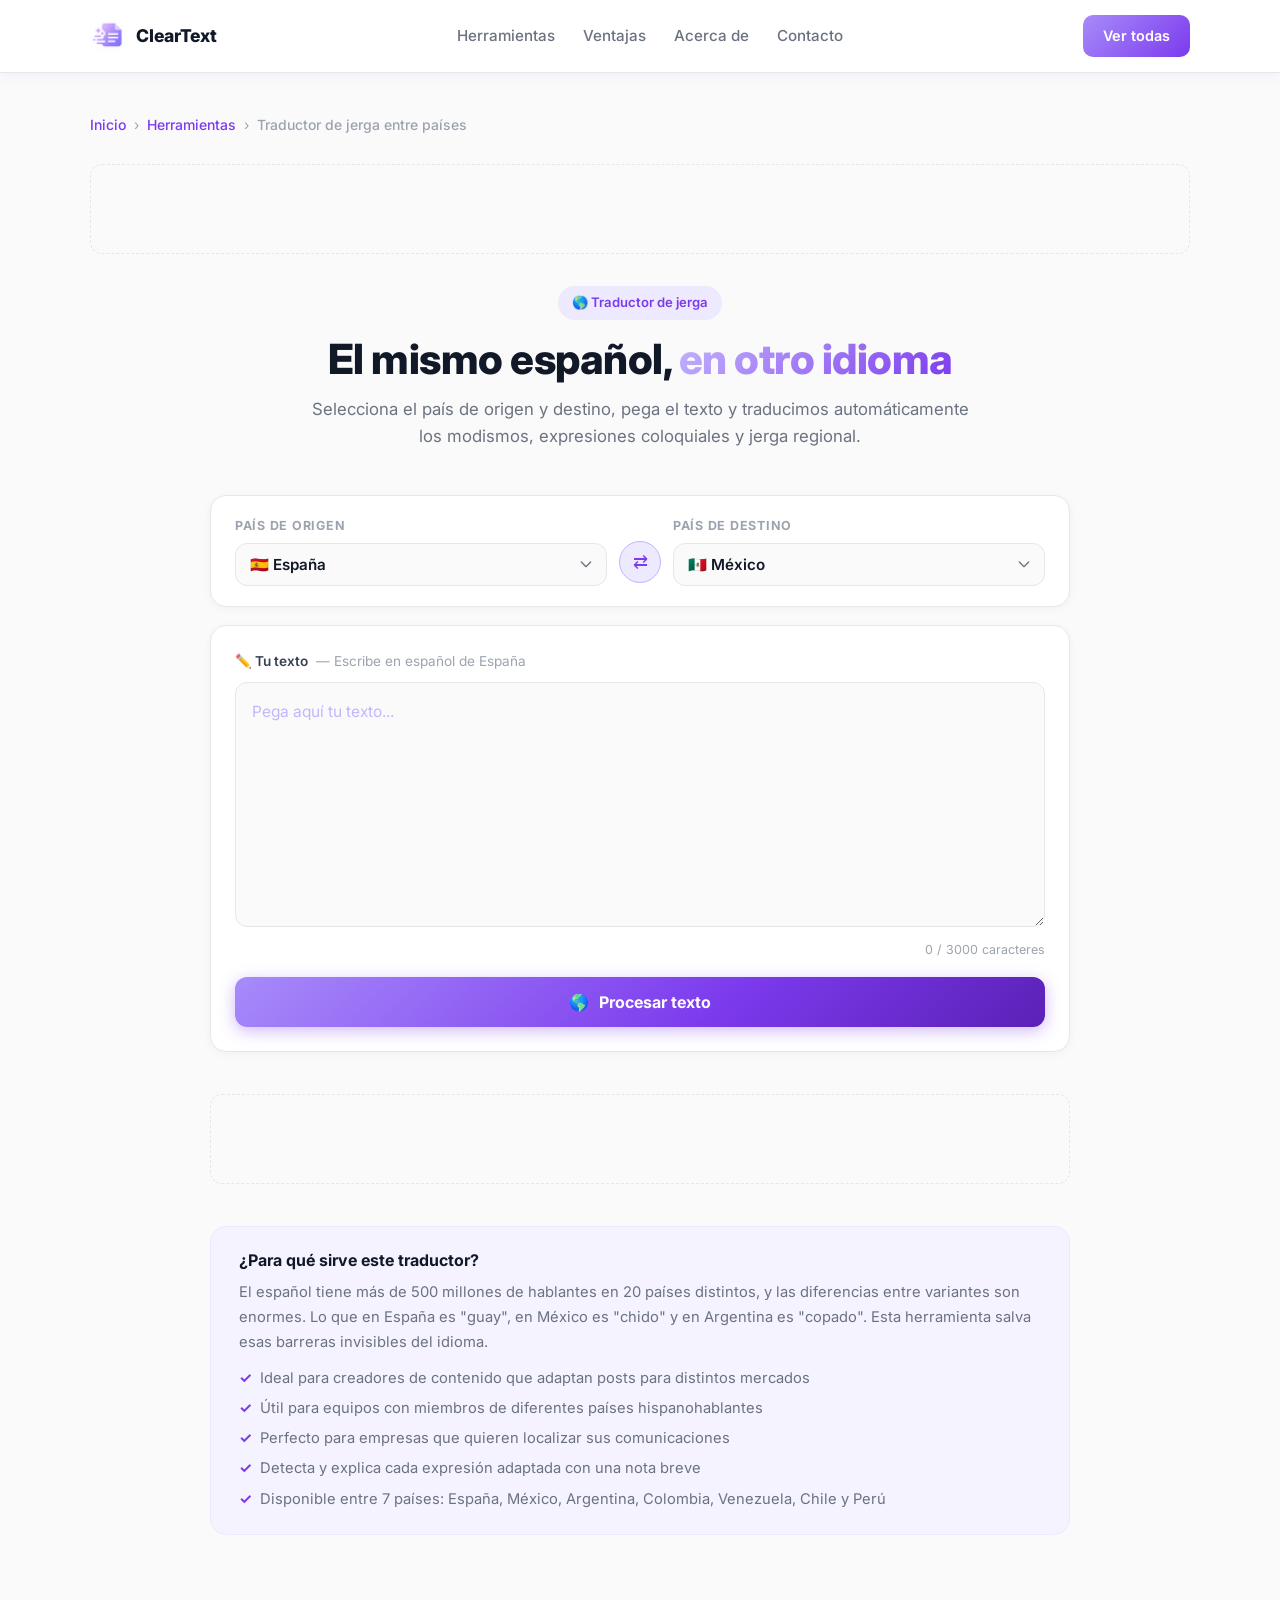
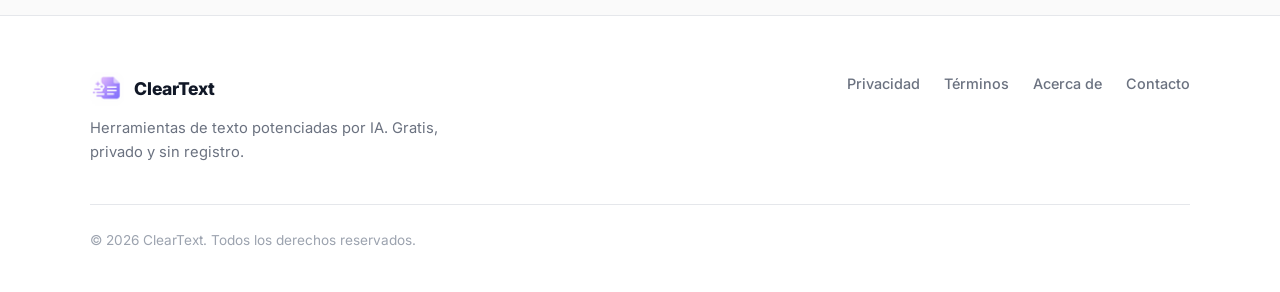
<file: tools/jerga-paises/index.html>
<!DOCTYPE html>
<html lang="es">
<head>
  <meta charset="UTF-8">
  <meta name="viewport" content="width=device-width, initial-scale=1.0">

  <title>Traductor de jerga entre países hispanohablantes | ClearText</title>
  <meta name="description" content="Traduce expresiones coloquiales y jerga entre España, México, Argentina, Colombia, Venezuela, Chile y Perú. Gratis, sin registro, con IA.">

  <meta property="og:title" content="Traductor de jerga entre países | ClearText">
  <meta property="og:description" content="Traduce modismos y expresiones coloquiales entre países hispanohablantes con IA. Gratis.">
  <meta property="og:type" content="website">
  <meta property="og:url" content="https://cleartext-app.com/tools/jerga-paises/">
  <meta property="og:image" content="https://cleartext-app.com/logo-512.png">

  <link rel="preconnect" href="https://fonts.googleapis.com">
  <link rel="preconnect" href="https://fonts.gstatic.com" crossorigin>
  <link href="https://fonts.googleapis.com/css2?family=Inter:wght@400;500;600;700;800&display=swap" rel="stylesheet">
  <link rel="stylesheet" href="../../assets/css/style.css">

  <style>
    * { box-sizing: border-box; }

    header {
      background: #ffffff; border-bottom: 1px solid #E5E7EB;
      box-shadow: 0 2px 12px rgba(124,58,237,0.07); backdrop-filter: none;
    }
    .logo { color: #111827; }
    .nav-links a { color: #6B7280; }
    .nav-links a:hover { color: #7C3AED; }
    .btn-nav {
      background: linear-gradient(135deg,#A78BFA,#7C3AED);
      color: #fff; border: none; padding: 9px 20px; border-radius: 10px;
      font-weight: 600; font-size: 0.9rem; cursor: pointer;
      display: inline-flex; align-items: center; text-decoration: none;
      transition: opacity .2s, transform .2s;
    }
    .btn-nav:hover { opacity: .9; transform: translateY(-1px); }

    .tool-page { padding: 40px 0 80px; }

    .breadcrumb {
      display: flex; align-items: center; gap: 8px;
      font-size: 0.875rem; color: #9CA3AF; margin-bottom: 28px;
    }
    .breadcrumb a { color: #7C3AED; font-weight: 500; text-decoration: none; }
    .breadcrumb a:hover { opacity: .75; }
    .breadcrumb-sep { color: #D1D5DB; }
    .breadcrumb-current { color: #6B7280; font-weight: 500; }

    .tool-header { text-align: center; max-width: 680px; margin: 0 auto 44px; }
    .tool-badge {
      display: inline-flex; align-items: center; gap: 6px;
      background: #EDE9FE; color: #7C3AED;
      padding: 6px 14px; border-radius: 9999px;
      font-size: 0.82rem; font-weight: 600; margin-bottom: 16px;
    }
    .tool-header h1 {
      font-size: clamp(1.8rem,4vw,2.6rem); font-weight: 800; color: #111827;
      letter-spacing: -.5px; margin-bottom: 12px; line-height: 1.15;
    }
    .tool-header h1 span {
      background: linear-gradient(135deg,#C4B5FD,#7C3AED);
      -webkit-background-clip: text; -webkit-text-fill-color: transparent; background-clip: text;
    }
    .tool-header p { font-size: 1.05rem; color: #6B7280; line-height: 1.65; }

    .tool-body { max-width: 860px; margin: 0 auto; display: flex; flex-direction: column; gap: 18px; }

    /* ── SELECTORES DE PAÍSES ── */
    .country-selector {
      background: #fff; border: 1px solid #E5E7EB; border-radius: 16px; padding: 20px 24px;
      box-shadow: 0 2px 8px rgba(0,0,0,.04);
    }
    .selector-grid {
      display: grid; grid-template-columns: 1fr auto 1fr; align-items: center; gap: 12px;
    }
    .selector-group { display: flex; flex-direction: column; gap: 6px; }
    .selector-label {
      font-size: .78rem; font-weight: 700; color: #9CA3AF;
      text-transform: uppercase; letter-spacing: .06em;
    }

    .country-select {
      width: 100%; padding: 11px 40px 11px 14px;
      border: 1.5px solid #E5E7EB; border-radius: 12px;
      background: #FAFAFA; color: #111827;
      font-size: .95rem; font-family: 'Inter',sans-serif;
      font-weight: 600; cursor: pointer; outline: none;
      appearance: none; -webkit-appearance: none;
      background-image: url("data:image/svg+xml,%3Csvg xmlns='http://www.w3.org/2000/svg' width='16' height='16' fill='none' viewBox='0 0 24 24' stroke='%236B7280'%3E%3Cpath stroke-linecap='round' stroke-linejoin='round' stroke-width='2' d='M19 9l-7 7-7-7'/%3E%3C/svg%3E");
      background-repeat: no-repeat; background-position: right 12px center;
      transition: border-color .25s, box-shadow .25s;
    }
    .country-select:hover { border-color: #C4B5FD; }
    .country-select:focus { border-color: #7C3AED; box-shadow: 0 0 0 3px rgba(196,181,253,.3); }

    /* Botón swap */
    .btn-swap {
      width: 42px; height: 42px; border-radius: 50%;
      background: #EDE9FE; border: 1.5px solid #C4B5FD;
      color: #7C3AED; font-size: 1.1rem;
      display: flex; align-items: center; justify-content: center;
      cursor: pointer; transition: background .2s, transform .3s;
      flex-shrink: 0; margin-top: 22px;
    }
    .btn-swap:hover { background: #7C3AED; color: #fff; transform: rotate(180deg); }

    /* Flags */
    .country-flag { font-size: 1.4rem; }
    .country-display {
      display: flex; align-items: center; gap: 8px;
      margin-top: 4px;
    }
    .country-name-display { font-size: .9rem; font-weight: 600; color: #374151; }

    /* Input section */
    .input-section {
      background: #fff; border: 1px solid #E5E7EB; border-radius: 16px; padding: 24px;
      box-shadow: 0 2px 8px rgba(0,0,0,.04);
    }
    .input-label {
      display: flex; align-items: center; gap: 8px;
      font-size: 0.85rem; font-weight: 600; color: #374151; margin-bottom: 10px;
    }
    .input-label span { color: #9CA3AF; font-weight: 400; }

    textarea.input-field {
      width: 100%; min-height: 180px; padding: 16px;
      border: 1.5px solid #E5E7EB; border-radius: 12px;
      background: #FAFAFA; color: #111827;
      font-size: 0.97rem; font-family: 'Inter',sans-serif;
      line-height: 1.7; resize: vertical; outline: none;
      transition: border-color .25s, box-shadow .25s;
    }
    textarea.input-field::placeholder { color: #C4B5FD; }
    textarea.input-field:hover { border-color: #C4B5FD; }
    textarea.input-field:focus {
      border-color: #7C3AED; box-shadow: 0 0 0 3px rgba(196,181,253,.3); background: #fff;
    }
    .char-count { text-align: right; font-size: .78rem; color: #9CA3AF; margin-top: 6px; }

    .btn-process {
      width: 100%; padding: 15px 24px;
      background: linear-gradient(135deg,#A78BFA 0%,#7C3AED 60%,#5B21B6 100%);
      color: #fff; border: none; border-radius: 12px;
      font-size: 1rem; font-weight: 700; cursor: pointer;
      display: flex; align-items: center; justify-content: center; gap: 10px;
      box-shadow: 0 4px 16px rgba(124,58,237,.35);
      transition: transform .2s, box-shadow .2s, opacity .2s;
      margin-top: 16px; font-family: 'Inter',sans-serif;
    }
    .btn-process:hover { transform: translateY(-2px); box-shadow: 0 8px 24px rgba(124,58,237,.45); }
    .btn-process:active { transform: scale(.98); }
    .btn-process:disabled { opacity: .65; cursor: not-allowed; transform: none; }

    .error-box {
      display: none; background: #FEF2F2; border: 1px solid #FECACA;
      border-radius: 12px; padding: 14px 18px; color: #DC2626; font-size: .9rem; font-weight: 500;
    }
    .error-box.active { display: block; }

    .spinner-wrapper {
      display: none; flex-direction: column; align-items: center; gap: 14px; padding: 32px 0;
    }
    .spinner-wrapper.active { display: flex; }
    .spinner {
      width: 36px; height: 36px; border: 3px solid #EDE9FE; border-top-color: #7C3AED;
      border-radius: 50%; animation: spin .7s linear infinite;
    }
    @keyframes spin { to { transform: rotate(360deg); } }
    .spinner-text {
      font-size: .9rem; color: #7C3AED; font-weight: 500;
      animation: pulse 1.5s ease-in-out infinite;
    }
    @keyframes pulse { 0%,100%{opacity:1}50%{opacity:.5} }

    /* ── RESULTADO ── */
    .result-section {
      display: none; background: #fff; border: 1.5px solid #C4B5FD;
      border-radius: 16px; overflow: hidden; box-shadow: 0 4px 20px rgba(124,58,237,.08);
    }
    .result-section.active { display: block; }

    /* Header de resultado con países */
    .result-header {
      background: linear-gradient(135deg,#7C3AED,#5B21B6);
      padding: 16px 24px;
      display: flex; align-items: center; justify-content: space-between; flex-wrap: wrap; gap: 10px;
    }
    .result-route {
      display: flex; align-items: center; gap: 10px; color: #fff;
      font-size: .9rem; font-weight: 600;
    }
    .result-route .arrow { color: rgba(255,255,255,.6); font-size: 1.1rem; }
    .btn-copy-header {
      display: inline-flex; align-items: center; gap: 5px;
      padding: 6px 14px; background: rgba(255,255,255,.18);
      color: #fff; border: 1px solid rgba(255,255,255,.3);
      border-radius: 9999px; font-size: .8rem; font-weight: 600;
      cursor: pointer; font-family: 'Inter',sans-serif;
      transition: background .2s;
    }
    .btn-copy-header:hover { background: rgba(255,255,255,.28); }
    .btn-copy-header.copied { background: rgba(255,255,255,.3); }

    /* Texto traducido */
    .translated-block { padding: 20px 24px; border-bottom: 1px solid #EDE9FE; }
    .block-label {
      font-size: .82rem; font-weight: 700; color: #7C3AED;
      text-transform: uppercase; letter-spacing: .06em; margin-bottom: 12px;
    }
    .translated-text {
      background: #F5F3FF; border: 1px solid #EDE9FE; border-radius: 12px;
      padding: 16px 18px; font-size: .97rem; line-height: 1.8;
      color: #374151; white-space: pre-wrap; word-break: break-word;
    }

    /* Tabla de cambios */
    .cambios-block { padding: 20px 24px; }

    .cambios-empty {
      display: flex; align-items: center; gap: 10px;
      background: #F0FDF4; border: 1px solid #BBF7D0;
      border-radius: 10px; padding: 14px 16px;
      color: #14532D; font-size: .9rem; font-weight: 500;
    }

    .cambios-list { display: flex; flex-direction: column; gap: 10px; }
    .cambio-card {
      background: #FAFAFA; border: 1px solid #E5E7EB; border-radius: 12px;
      padding: 14px 16px; transition: border-color .2s;
    }
    .cambio-card:hover { border-color: #C4B5FD; }

    .cambio-row {
      display: flex; align-items: center; gap: 10px; margin-bottom: 6px; flex-wrap: wrap;
    }
    .cambio-orig {
      display: inline-flex; align-items: center;
      background: #FEF2F2; color: #DC2626; border: 1px solid #FECACA;
      border-radius: 6px; padding: 3px 10px;
      font-size: .88rem; font-weight: 600; font-family: monospace;
    }
    .cambio-arrow { color: #C4B5FD; font-size: 1rem; }
    .cambio-trad {
      display: inline-flex; align-items: center;
      background: #F0FDF4; color: #16A34A; border: 1px solid #BBF7D0;
      border-radius: 6px; padding: 3px 10px;
      font-size: .88rem; font-weight: 600; font-family: monospace;
    }
    .cambio-nota {
      font-size: .82rem; color: #6B7280; line-height: 1.5;
      padding-top: 2px;
    }

    /* Acciones */
    .result-actions {
      padding: 14px 24px; border-top: 1px solid #EDE9FE;
      display: flex; gap: 10px; flex-wrap: wrap; background: #FAFAFA;
    }
    .btn-reset {
      display: inline-flex; align-items: center; gap: 6px;
      padding: 8px 16px; background: transparent; color: #6B7280;
      border: 1px solid #E5E7EB; border-radius: 9999px;
      font-size: .82rem; font-weight: 600; cursor: pointer;
      font-family: 'Inter',sans-serif; transition: border-color .2s, color .2s;
    }
    .btn-reset:hover { border-color: #C4B5FD; color: #7C3AED; }

    .ad-slot {
      width: 100%; min-height: 90px; background: #FAFAFA;
      border: 1px dashed #E5E7EB; border-radius: 12px;
      display: flex; align-items: center; justify-content: center;
      color: #D1D5DB; font-size: .78rem; font-family: 'Inter',sans-serif;
    }

    .tool-info {
      background: #F5F3FF; border: 1px solid #EDE9FE; border-radius: 16px; padding: 24px 28px;
    }
    .tool-info h2 { font-size: 1rem; font-weight: 700; color: #111827; margin-bottom: 10px; }
    .tool-info p  { font-size: .92rem; color: #6B7280; line-height: 1.7; }
    .tool-info ul { margin-top: 12px; display: flex; flex-direction: column; gap: 8px; }
    .tool-info ul li {
      font-size: .92rem; color: #6B7280;
      display: flex; align-items: flex-start; gap: 8px; line-height: 1.5;
    }
    .tool-info ul li::before { content:'✓'; color:#7C3AED; font-weight:700; flex-shrink:0; }

    footer { background: #fff; border-top: 1px solid #E5E7EB; }

    @media(max-width:768px){
      .nav{ flex-wrap:wrap; height:auto; padding:14px 0; gap:12px; }
      .nav-links{ width:100%; justify-content:center; gap:16px; flex-wrap:wrap; }
      .tool-page{ padding:28px 0 60px; }
      .selector-grid{ grid-template-columns: 1fr; gap:8px; }
      .btn-swap{ margin-top:0; transform: rotate(90deg); }
      .btn-swap:hover{ transform: rotate(270deg); }
      .translated-block,.cambios-block,.result-actions{ padding-left:18px; padding-right:18px; }
      .result-actions{ flex-direction:column; }
      .btn-reset{ width:100%; justify-content:center; }
    }
  </style>
</head>

<body>

<header>
  <div class="container nav">
    <a href="../../" class="logo">
      <img src="../../logo-32.png" alt="ClearText IA" style="width:36px;height:36px;border-radius:9px;object-fit:contain;">
      <span>ClearText</span>
    </a>
    <nav class="nav-links">
      <a href="../../#herramientas">Herramientas</a>
      <a href="../../#ventajas">Ventajas</a>
      <a href="../../acerca/">Acerca de</a>
      <a href="../../contacto/">Contacto</a>
    </nav>
    <a href="../../#herramientas" class="btn-nav">Ver todas</a>
  </div>
</header>

<main class="tool-page">
  <div class="container">

    <nav class="breadcrumb" aria-label="Navegación">
      <a href="../../">Inicio</a>
      <span class="breadcrumb-sep">›</span>
      <a href="../../#herramientas">Herramientas</a>
      <span class="breadcrumb-sep">›</span>
      <span class="breadcrumb-current">Traductor de jerga entre países</span>
    </nav>

    <!-- ESPACIO PARA ANUNCIOS ADSENSE -->
    <div class="ad-slot" style="margin-bottom:32px;">
      <!-- Aquí irá el código de Google AdSense -->
    </div>

    <div class="tool-header">
      <div class="tool-badge">🌎 Traductor de jerga</div>
      <h1>El mismo español, <span>en otro idioma</span></h1>
      <p>Selecciona el país de origen y destino, pega el texto y traducimos automáticamente los modismos, expresiones coloquiales y jerga regional.</p>
    </div>

    <div class="tool-body">

      <!-- SELECTORES DE PAÍSES -->
      <div class="country-selector">
        <div class="selector-grid">

          <div class="selector-group">
            <div class="selector-label">País de origen</div>
            <select class="country-select" id="paisOrigen" onchange="updateFlags()">
              <option value="España">🇪🇸 España</option>
              <option value="México">🇲🇽 México</option>
              <option value="Argentina">🇦🇷 Argentina</option>
              <option value="Colombia">🇨🇴 Colombia</option>
              <option value="Venezuela">🇻🇪 Venezuela</option>
              <option value="Chile">🇨🇱 Chile</option>
              <option value="Perú">🇵🇪 Perú</option>
            </select>
          </div>

          <button class="btn-swap" onclick="swapCountries()" title="Intercambiar países">⇄</button>

          <div class="selector-group">
            <div class="selector-label">País de destino</div>
            <select class="country-select" id="paisDestino" onchange="updateFlags()">
              <option value="México">🇲🇽 México</option>
              <option value="España">🇪🇸 España</option>
              <option value="Argentina">🇦🇷 Argentina</option>
              <option value="Colombia">🇨🇴 Colombia</option>
              <option value="Venezuela">🇻🇪 Venezuela</option>
              <option value="Chile">🇨🇱 Chile</option>
              <option value="Perú">🇵🇪 Perú</option>
            </select>
          </div>

        </div>
      </div>

      <!-- INPUT -->
      <div class="input-section">
        <div class="input-label">
          ✏️ Tu texto <span id="inputHint">— Escribe en español de España</span>
        </div>
        <textarea
          class="input-field"
          id="inputText"
          placeholder="Pega aquí tu texto..."
          rows="8"
          maxlength="3000"
        ></textarea>
        <div class="char-count"><span id="charCount">0</span> / 3000 caracteres</div>
        <button class="btn-process" id="btnProcess" onclick="processText()">
          <span>🌎</span> Procesar texto
        </button>
      </div>

      <div class="error-box" id="errorBox">
        ⚠️ <span id="errorMsg">Ha ocurrido un error. Por favor, inténtalo de nuevo.</span>
      </div>

      <div class="spinner-wrapper" id="spinnerWrapper">
        <div class="spinner"></div>
        <span class="spinner-text" id="spinnerText">Traduciendo expresiones...</span>
      </div>

      <!-- RESULTADO -->
      <div class="result-section" id="resultSection">

        <div class="result-header">
          <div class="result-route">
            <span id="routeOrigen">🇪🇸 España</span>
            <span class="arrow">→</span>
            <span id="routeDestino">🇲🇽 México</span>
          </div>
          <button class="btn-copy-header" id="btnCopyHeader" onclick="copyResult()">📋 Copiar traducción</button>
        </div>

        <div class="translated-block">
          <div class="block-label">🌎 Texto traducido</div>
          <div class="translated-text" id="translatedText"></div>
        </div>

        <div class="cambios-block">
          <div class="block-label" style="margin-bottom:12px;">🔁 Expresiones adaptadas</div>
          <div id="cambiosContainer"></div>
        </div>

        <div class="result-actions">
          <button class="btn-reset" onclick="resetTool()">🔄 Traducir otro texto</button>
        </div>

      </div>

      <!-- ESPACIO PARA ANUNCIOS ADSENSE -->
      <div class="ad-slot">
        <!-- Aquí irá el código de Google AdSense -->
      </div>

      <div class="tool-info">
        <h2>¿Para qué sirve este traductor?</h2>
        <p>
          El español tiene más de 500 millones de hablantes en 20 países distintos, y las diferencias
          entre variantes son enormes. Lo que en España es "guay", en México es "chido" y en Argentina
          es "copado". Esta herramienta salva esas barreras invisibles del idioma.
        </p>
        <ul>
          <li>Ideal para creadores de contenido que adaptan posts para distintos mercados</li>
          <li>Útil para equipos con miembros de diferentes países hispanohablantes</li>
          <li>Perfecto para empresas que quieren localizar sus comunicaciones</li>
          <li>Detecta y explica cada expresión adaptada con una nota breve</li>
          <li>Disponible entre 7 países: España, México, Argentina, Colombia, Venezuela, Chile y Perú</li>
        </ul>
      </div>

    </div>
  </div>
</main>

<footer>
  <div class="container">
    <div class="footer-grid">
      <div class="footer-info">
        <div class="logo" style="margin-bottom:10px;">
          <img src="../../logo-32.png" alt="ClearText IA" style="width:34px;height:34px;border-radius:9px;object-fit:contain;">
          <span>ClearText</span>
        </div>
        <p>Herramientas de texto potenciadas por IA. Gratis, privado y sin registro.</p>
      </div>
      <div class="footer-links">
        <a href="../../privacidad/">Privacidad</a>
        <a href="../../terminos/">Términos</a>
        <a href="../../acerca/">Acerca de</a>
        <a href="../../contacto/">Contacto</a>
      </div>
    </div>
    <div class="footer-bottom">
      <p>© 2026 ClearText. Todos los derechos reservados.</p>
    </div>
  </div>
</footer>

<script>
const API_KEY = 'TU_API_KEY_AQUI';

const FLAGS = {
  'España':    '🇪🇸',
  'México':    '🇲🇽',
  'Argentina': '🇦🇷',
  'Colombia':  '🇨🇴',
  'Venezuela': '🇻🇪',
  'Chile':     '🇨🇱',
  'Perú':      '🇵🇪',
};

const inputText  = document.getElementById('inputText');
const charCount  = document.getElementById('charCount');
window._translated = '';

// ── Actualizar UI cuando cambian los países ──
function updateFlags() {
  const origen  = document.getElementById('paisOrigen').value;
  const destino = document.getElementById('paisDestino').value;
  document.getElementById('inputHint').textContent   = `— Escribe en español de ${origen}`;
  document.getElementById('spinnerText').textContent = `Traduciendo de ${origen} a ${destino}...`;
}

function swapCountries() {
  const selOrigen  = document.getElementById('paisOrigen');
  const selDestino = document.getElementById('paisDestino');
  const tmp = selOrigen.value;
  selOrigen.value  = selDestino.value;
  selDestino.value = tmp;
  updateFlags();
}

inputText.addEventListener('input', () => {
  const n = inputText.value.length;
  charCount.textContent = n;
  charCount.style.color = n > 2700 ? '#DC2626' : '#9CA3AF';
});

// Inicializar
updateFlags();

// ── Estados UI ──
function setLoading(active) {
  const btn     = document.getElementById('btnProcess');
  const spinner = document.getElementById('spinnerWrapper');
  const errBox  = document.getElementById('errorBox');
  const resSec  = document.getElementById('resultSection');
  btn.disabled  = active;
  btn.innerHTML = active ? '<span>⏳</span> Traduciendo...' : '<span>🌎</span> Procesar texto';
  spinner.classList.toggle('active', active);
  if (active) {
    resSec.classList.remove('active');
    errBox.classList.remove('active');
  }
}

function showError(msg) {
  document.getElementById('errorMsg').textContent = msg;
  document.getElementById('errorBox').classList.add('active');
}

function escapeHtml(str) {
  return String(str)
    .replace(/&/g,'&amp;').replace(/</g,'&lt;')
    .replace(/>/g,'&gt;').replace(/"/g,'&quot;');
}

// ── Mostrar resultado ──
function showResult(data, origen, destino) {
  const traducido = data.texto_traducido || '';
  const cambios   = Array.isArray(data.cambios) ? data.cambios : [];

  window._translated = traducido;

  // Header de ruta
  document.getElementById('routeOrigen').textContent  = `${FLAGS[origen] || '🌐'} ${origen}`;
  document.getElementById('routeDestino').textContent = `${FLAGS[destino] || '🌐'} ${destino}`;

  // Texto traducido
  document.getElementById('translatedText').textContent = traducido;

  // Cambios
  const container = document.getElementById('cambiosContainer');
  if (cambios.length === 0) {
    container.innerHTML = `
      <div class="cambios-empty">
        ✅ No se encontraron expresiones específicas que adaptar. El texto es comprensible en ambas variantes.
      </div>`;
  } else {
    container.innerHTML = `<div class="cambios-list">
      ${cambios.map(c => `
        <div class="cambio-card">
          <div class="cambio-row">
            <span class="cambio-orig">${escapeHtml(c.original || '')}</span>
            <span class="cambio-arrow">→</span>
            <span class="cambio-trad">${escapeHtml(c.traduccion || '')}</span>
          </div>
          <div class="cambio-nota">${escapeHtml(c.nota || '')}</div>
        </div>
      `).join('')}
    </div>`;
  }

  document.getElementById('resultSection').classList.add('active');
}

// ── Llamada a la API ──
async function processText() {
  const text    = inputText.value.trim();
  const origen  = document.getElementById('paisOrigen').value;
  const destino = document.getElementById('paisDestino').value;

  if (!text) { showError('Por favor, escribe o pega el texto que quieres traducir.'); return; }
  if (text.length > 3000) { showError('El texto supera el límite de 3.000 caracteres.'); return; }
  if (origen === destino) { showError('El país de origen y destino no pueden ser el mismo.'); return; }

  const systemPrompt = `Eres linguista experto en variantes regionales del espanol. Traduce las expresiones coloquiales y jerga del texto del espanol de ${origen} al espanol de ${destino}. Responde en JSON sin texto adicional: {"texto_traducido": "texto completo con las expresiones adaptadas al espanol de ${destino}", "cambios": [{"original": "expresion del pais origen", "traduccion": "equivalente en pais destino", "nota": "explicacion breve de la diferencia"}]}`;

  setLoading(true);

  try {
    const response = await fetch('/api/detect', {
      method: 'POST',
      headers: { 'Content-Type': 'application/json' },
      body: JSON.stringify({
        model: 'claude-sonnet-4-6',
        max_tokens: 2048,
        system: systemPrompt,
        messages: [{ role: 'user', content: text }]
      })
    });

    if (!response.ok) {
      const err = await response.json().catch(() => ({}));
      throw new Error(err.error?.message || `Error ${response.status}`);
    }

    const data = await response.json();
    let raw = data.content?.[0]?.text || '';
    raw = raw.replace(/```json|```/g, '').trim();

    let parsed;
    try { parsed = JSON.parse(raw); }
    catch { throw new Error('La IA no devolvió el formato esperado. Inténtalo de nuevo.'); }

    showResult(parsed, origen, destino);

  } catch (error) {
    showError(error.message || 'No se pudo conectar con la IA. Comprueba tu conexión.');
    console.error('Error API:', error);
  } finally {
    setLoading(false);
  }
}

// ── Copiar resultado ──
async function copyResult() {
  const btn = document.getElementById('btnCopyHeader');
  try {
    await navigator.clipboard.writeText(window._translated);
    btn.textContent = '✅ ¡Copiado!';
    btn.classList.add('copied');
    setTimeout(() => { btn.textContent = '📋 Copiar traducción'; btn.classList.remove('copied'); }, 2000);
  } catch { showError('No se pudo copiar.'); }
}

// ── Resetear ──
function resetTool() {
  inputText.value = '';
  charCount.textContent = '0';
  document.getElementById('resultSection').classList.remove('active');
  document.getElementById('errorBox').classList.remove('active');
  document.getElementById('btnProcess').disabled = false;
  document.getElementById('btnProcess').innerHTML = '<span>🌎</span> Procesar texto';
  window._translated = '';
  inputText.focus();
}

inputText.addEventListener('keydown', e => {
  if (e.ctrlKey && e.key === 'Enter') processText();
});
</script>

</body>
</html>
</file>
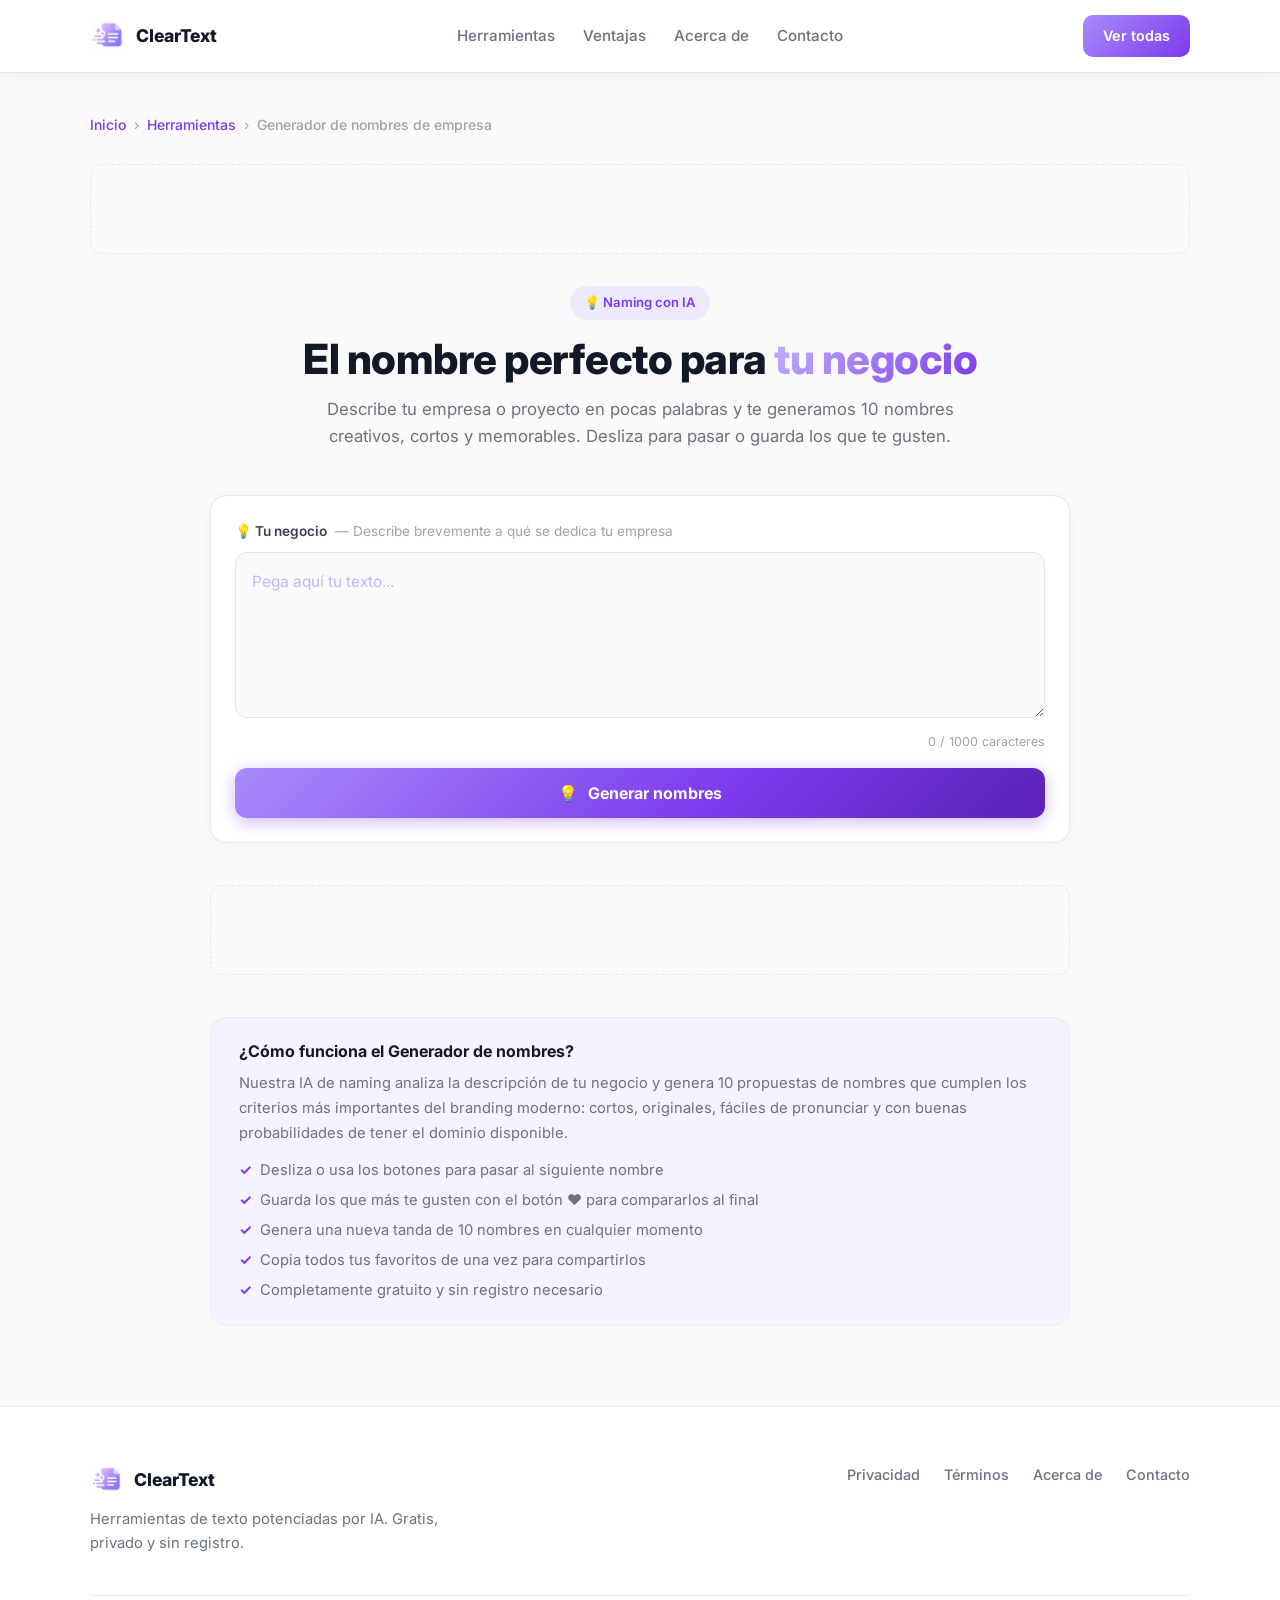
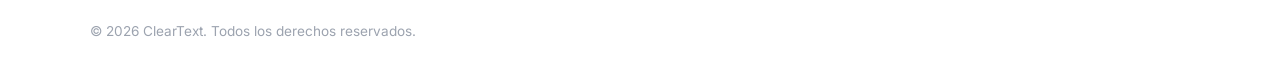
<file: tools/nombres-empresa/index.html>
<!DOCTYPE html>
<html lang="es">
<head>
  <meta charset="UTF-8">
  <meta name="viewport" content="width=device-width, initial-scale=1.0">

  <title>Generador de nombres de empresa gratis con IA | ClearText</title>
  <meta name="description" content="Genera 10 nombres creativos y originales para tu empresa o marca con IA. Cortos, memorables y registrables como dominio. Gratis, sin registro.">

  <meta property="og:title" content="Generador de nombres de empresa | ClearText">
  <meta property="og:description" content="10 nombres originales para tu negocio generados con IA. Gratis y sin registro.">
  <meta property="og:type" content="website">
  <meta property="og:url" content="https://cleartext-app.com/tools/nombres-empresa/">
  <meta property="og:image" content="https://cleartext-app.com/logo-512.png">

  <link rel="preconnect" href="https://fonts.googleapis.com">
  <link rel="preconnect" href="https://fonts.gstatic.com" crossorigin>
  <link href="https://fonts.googleapis.com/css2?family=Inter:wght@400;500;600;700;800&display=swap" rel="stylesheet">
  <link rel="stylesheet" href="../../assets/css/style.css">

  <style>
    * { box-sizing: border-box; }

    header {
      background: #ffffff; border-bottom: 1px solid #E5E7EB;
      box-shadow: 0 2px 12px rgba(124,58,237,0.07); backdrop-filter: none;
    }
    .logo { color: #111827; }
    .nav-links a { color: #6B7280; }
    .nav-links a:hover { color: #7C3AED; }
    .btn-nav {
      background: linear-gradient(135deg,#A78BFA,#7C3AED);
      color: #fff; border: none; padding: 9px 20px; border-radius: 10px;
      font-weight: 600; font-size: 0.9rem; cursor: pointer;
      display: inline-flex; align-items: center; text-decoration: none;
      transition: opacity .2s, transform .2s;
    }
    .btn-nav:hover { opacity: .9; transform: translateY(-1px); }

    .tool-page { padding: 40px 0 80px; }

    .breadcrumb {
      display: flex; align-items: center; gap: 8px;
      font-size: 0.875rem; color: #9CA3AF; margin-bottom: 28px;
    }
    .breadcrumb a { color: #7C3AED; font-weight: 500; text-decoration: none; }
    .breadcrumb a:hover { opacity: .75; }
    .breadcrumb-sep { color: #D1D5DB; }
    .breadcrumb-current { color: #6B7280; font-weight: 500; }

    .tool-header { text-align: center; max-width: 680px; margin: 0 auto 44px; }
    .tool-badge {
      display: inline-flex; align-items: center; gap: 6px;
      background: #EDE9FE; color: #7C3AED;
      padding: 6px 14px; border-radius: 9999px;
      font-size: 0.82rem; font-weight: 600; margin-bottom: 16px;
    }
    .tool-header h1 {
      font-size: clamp(1.8rem,4vw,2.6rem); font-weight: 800; color: #111827;
      letter-spacing: -.5px; margin-bottom: 12px; line-height: 1.15;
    }
    .tool-header h1 span {
      background: linear-gradient(135deg,#C4B5FD,#7C3AED);
      -webkit-background-clip: text; -webkit-text-fill-color: transparent; background-clip: text;
    }
    .tool-header p { font-size: 1.05rem; color: #6B7280; line-height: 1.65; }

    .tool-body { max-width: 860px; margin: 0 auto; display: flex; flex-direction: column; gap: 18px; }

    .input-section {
      background: #fff; border: 1px solid #E5E7EB; border-radius: 16px; padding: 24px;
      box-shadow: 0 2px 8px rgba(0,0,0,.04);
    }
    .input-label {
      display: flex; align-items: center; gap: 8px;
      font-size: 0.85rem; font-weight: 600; color: #374151; margin-bottom: 10px;
    }
    .input-label span { color: #9CA3AF; font-weight: 400; }

    textarea.input-field {
      width: 100%; min-height: 140px; padding: 16px;
      border: 1.5px solid #E5E7EB; border-radius: 12px;
      background: #FAFAFA; color: #111827;
      font-size: 0.97rem; font-family: 'Inter',sans-serif;
      line-height: 1.7; resize: vertical; outline: none;
      transition: border-color .25s, box-shadow .25s;
    }
    textarea.input-field::placeholder { color: #C4B5FD; }
    textarea.input-field:hover { border-color: #C4B5FD; }
    textarea.input-field:focus {
      border-color: #7C3AED; box-shadow: 0 0 0 3px rgba(196,181,253,.3); background: #fff;
    }
    .char-count { text-align: right; font-size: .78rem; color: #9CA3AF; margin-top: 6px; }

    .btn-process {
      width: 100%; padding: 15px 24px;
      background: linear-gradient(135deg,#A78BFA 0%,#7C3AED 60%,#5B21B6 100%);
      color: #fff; border: none; border-radius: 12px;
      font-size: 1rem; font-weight: 700; cursor: pointer;
      display: flex; align-items: center; justify-content: center; gap: 10px;
      box-shadow: 0 4px 16px rgba(124,58,237,.35);
      transition: transform .2s, box-shadow .2s, opacity .2s;
      margin-top: 16px; font-family: 'Inter',sans-serif;
    }
    .btn-process:hover { transform: translateY(-2px); box-shadow: 0 8px 24px rgba(124,58,237,.45); }
    .btn-process:active { transform: scale(.98); }
    .btn-process:disabled { opacity: .65; cursor: not-allowed; transform: none; }

    .error-box {
      display: none; background: #FEF2F2; border: 1px solid #FECACA;
      border-radius: 12px; padding: 14px 18px; color: #DC2626; font-size: .9rem; font-weight: 500;
    }
    .error-box.active { display: block; }

    .spinner-wrapper {
      display: none; flex-direction: column; align-items: center; gap: 14px; padding: 32px 0;
    }
    .spinner-wrapper.active { display: flex; }
    .spinner {
      width: 36px; height: 36px; border: 3px solid #EDE9FE; border-top-color: #7C3AED;
      border-radius: 50%; animation: spin .7s linear infinite;
    }
    @keyframes spin { to { transform: rotate(360deg); } }
    .spinner-text {
      font-size: .9rem; color: #7C3AED; font-weight: 500;
      animation: pulse-anim 1.5s ease-in-out infinite;
    }
    @keyframes pulse-anim { 0%,100%{opacity:1} 50%{opacity:.5} }

    /* ══════════════════════════════
       CARD STACK UI
    ══════════════════════════════ */
    .result-section {
      display: none;
    }
    .result-section.active { display: block; }

    /* Área de la carta principal */
    .card-area {
      position: relative;
      height: 320px;
      margin-bottom: 20px;
      display: flex;
      align-items: center;
      justify-content: center;
    }

    /* Sombras de cartas detrás */
    .card-stack-shadow {
      position: absolute;
      width: 88%;
      height: 280px;
      border-radius: 24px;
      background: #C4B5FD;
      top: 28px;
      left: 50%;
      transform: translateX(-50%);
      opacity: .35;
    }
    .card-stack-shadow-2 {
      position: absolute;
      width: 80%;
      height: 260px;
      border-radius: 24px;
      background: #A78BFA;
      top: 44px;
      left: 50%;
      transform: translateX(-50%);
      opacity: .2;
    }

    /* Carta principal */
    .main-card {
      position: relative;
      z-index: 10;
      width: 92%;
      max-width: 500px;
      background: white;
      border-radius: 24px;
      padding: 36px 32px 28px;
      box-shadow: 0 20px 60px rgba(124,58,237,.18);
      border: 1.5px solid #EDE9FE;
      text-align: center;
      cursor: grab;
      user-select: none;
      transition: transform .35s cubic-bezier(.34,1.56,.64,1), box-shadow .35s ease, opacity .3s ease;
      touch-action: pan-y;
    }
    .main-card.swiping { cursor: grabbing; transition: none; }
    .main-card.swipe-left  { transform: translateX(-130%) rotate(-18deg); opacity: 0; }
    .main-card.swipe-right { transform: translateX(130%)  rotate(18deg);  opacity: 0; }
    .main-card.entering    { animation: cardEnter .4s cubic-bezier(.34,1.56,.64,1) forwards; }
    @keyframes cardEnter {
      from { transform: scale(.85) translateY(20px); opacity: 0; }
      to   { transform: scale(1)   translateY(0);    opacity: 1; }
    }

    .card-counter {
      position: absolute;
      top: 16px; right: 20px;
      font-size: .78rem; font-weight: 600; color: #C4B5FD;
    }

    .card-emoji {
      font-size: 2.4rem;
      margin-bottom: 18px;
      display: block;
    }

    .card-name {
      font-size: clamp(2rem,6vw,2.8rem);
      font-weight: 800;
      color: #111827;
      letter-spacing: -1px;
      margin-bottom: 10px;
      background: linear-gradient(135deg,#7C3AED,#5B21B6);
      -webkit-background-clip: text;
      -webkit-text-fill-color: transparent;
      background-clip: text;
    }

    .card-domain {
      font-size: .88rem;
      color: #9CA3AF;
      font-weight: 500;
      margin-bottom: 20px;
    }
    .card-domain span {
      background: #F5F3FF;
      border: 1px solid #EDE9FE;
      padding: 4px 10px;
      border-radius: 9999px;
      font-family: monospace;
      font-size: .82rem;
    }

    .card-hint {
      font-size: .78rem;
      color: #C4B5FD;
      font-weight: 500;
    }

    /* Botones de acción de la carta */
    .card-actions {
      display: flex;
      align-items: center;
      justify-content: center;
      gap: 16px;
      margin-bottom: 20px;
    }

    .btn-skip {
      width: 56px; height: 56px; border-radius: 50%;
      background: #FEF2F2; border: 2px solid #FECACA;
      color: #DC2626; font-size: 1.4rem;
      display: flex; align-items: center; justify-content: center;
      cursor: pointer; transition: transform .2s, box-shadow .2s;
    }
    .btn-skip:hover { transform: scale(1.1); box-shadow: 0 4px 16px rgba(220,38,38,.2); }

    .btn-save {
      width: 56px; height: 56px; border-radius: 50%;
      background: #F0FDF4; border: 2px solid #BBF7D0;
      color: #16A34A; font-size: 1.4rem;
      display: flex; align-items: center; justify-content: center;
      cursor: pointer; transition: transform .2s, box-shadow .2s;
    }
    .btn-save:hover { transform: scale(1.1); box-shadow: 0 4px 16px rgba(22,163,74,.2); }

    .btn-regenerate {
      padding: 10px 20px;
      background: linear-gradient(135deg,#A78BFA,#7C3AED);
      color: #fff; border: none; border-radius: 12px;
      font-size: .85rem; font-weight: 600; cursor: pointer;
      font-family: 'Inter',sans-serif;
      transition: opacity .2s, transform .2s;
      display: flex; align-items: center; gap: 6px;
    }
    .btn-regenerate:hover { opacity: .9; transform: translateY(-1px); }

    /* Instrucciones de swipe */
    .swipe-hints {
      display: flex;
      justify-content: center;
      gap: 32px;
      margin-bottom: 20px;
    }
    .swipe-hint {
      display: flex; align-items: center; gap: 6px;
      font-size: .78rem; color: #9CA3AF; font-weight: 500;
    }

    /* Estado "todos vistos" */
    .all-done {
      display: none;
      text-align: center;
      padding: 40px 20px;
      background: #F5F3FF;
      border: 1.5px solid #C4B5FD;
      border-radius: 20px;
      margin-bottom: 20px;
    }
    .all-done.active { display: block; }
    .all-done-icon { font-size: 3rem; margin-bottom: 12px; }
    .all-done h3 { font-size: 1.2rem; font-weight: 700; color: #111827; margin-bottom: 8px; }
    .all-done p { font-size: .9rem; color: #6B7280; margin-bottom: 20px; }

    /* Lista de guardados */
    .saved-section {
      background: #fff; border: 1px solid #E5E7EB; border-radius: 16px;
      padding: 20px 24px; display: none;
    }
    .saved-section.has-items { display: block; }

    .saved-header {
      display: flex; align-items: center; justify-content: space-between;
      margin-bottom: 14px;
    }
    .saved-title {
      font-size: .85rem; font-weight: 700; color: #374151;
      display: flex; align-items: center; gap: 6px;
    }
    .btn-copy-saved {
      display: inline-flex; align-items: center; gap: 5px;
      padding: 6px 12px; background: #EDE9FE; color: #7C3AED;
      border: none; border-radius: 9999px;
      font-size: .78rem; font-weight: 600; cursor: pointer;
      font-family: 'Inter',sans-serif; transition: background .2s, color .2s;
    }
    .btn-copy-saved:hover { background: #7C3AED; color: #fff; }
    .btn-copy-saved.copied { background: #D1FAE5; color: #065F46; }

    .saved-list {
      display: flex; flex-wrap: wrap; gap: 8px;
    }
    .saved-pill {
      display: inline-flex; align-items: center; gap: 6px;
      background: #F5F3FF; border: 1.5px solid #C4B5FD;
      color: #5B21B6; border-radius: 9999px;
      padding: 6px 14px; font-size: .88rem; font-weight: 600;
    }
    .saved-pill button {
      background: none; border: none; cursor: pointer;
      color: #A78BFA; font-size: .8rem; padding: 0; line-height: 1;
      transition: color .15s;
    }
    .saved-pill button:hover { color: #DC2626; }

    .btn-restart {
      display: inline-flex; align-items: center; gap: 6px;
      padding: 10px 20px; background: transparent; color: #7C3AED;
      border: 1.5px solid #C4B5FD; border-radius: 12px;
      font-size: .9rem; font-weight: 600; cursor: pointer;
      font-family: 'Inter',sans-serif; transition: background .2s;
    }
    .btn-restart:hover { background: #F5F3FF; }

    .ad-slot {
      width: 100%; min-height: 90px; background: #FAFAFA;
      border: 1px dashed #E5E7EB; border-radius: 12px;
      display: flex; align-items: center; justify-content: center;
      color: #D1D5DB; font-size: .78rem; font-family: 'Inter',sans-serif;
    }

    .tool-info {
      background: #F5F3FF; border: 1px solid #EDE9FE; border-radius: 16px; padding: 24px 28px;
    }
    .tool-info h2 { font-size: 1rem; font-weight: 700; color: #111827; margin-bottom: 10px; }
    .tool-info p  { font-size: .92rem; color: #6B7280; line-height: 1.7; }
    .tool-info ul { margin-top: 12px; display: flex; flex-direction: column; gap: 8px; }
    .tool-info ul li {
      font-size: .92rem; color: #6B7280;
      display: flex; align-items: flex-start; gap: 8px; line-height: 1.5;
    }
    .tool-info ul li::before { content:'✓'; color:#7C3AED; font-weight:700; flex-shrink:0; }

    footer { background: #fff; border-top: 1px solid #E5E7EB; }

    @media(max-width:768px){
      .nav{ flex-wrap:wrap; height:auto; padding:14px 0; gap:12px; }
      .nav-links{ width:100%; justify-content:center; gap:16px; flex-wrap:wrap; }
      .tool-page{ padding:28px 0 60px; }
      .card-area{ height: 280px; }
      .main-card{ padding: 28px 22px 22px; }
      .card-name{ font-size: 2rem; }
    }
  </style>
</head>

<body>

<header>
  <div class="container nav">
    <a href="../../" class="logo">
      <img src="../../logo-32.png" alt="ClearText IA" style="width:36px;height:36px;border-radius:9px;object-fit:contain;">
      <span>ClearText</span>
    </a>
    <nav class="nav-links">
      <a href="../../#herramientas">Herramientas</a>
      <a href="../../#ventajas">Ventajas</a>
      <a href="../../acerca/">Acerca de</a>
      <a href="../../contacto/">Contacto</a>
    </nav>
    <a href="../../#herramientas" class="btn-nav">Ver todas</a>
  </div>
</header>

<main class="tool-page">
  <div class="container">

    <nav class="breadcrumb" aria-label="Navegación">
      <a href="../../">Inicio</a>
      <span class="breadcrumb-sep">›</span>
      <a href="../../#herramientas">Herramientas</a>
      <span class="breadcrumb-sep">›</span>
      <span class="breadcrumb-current">Generador de nombres de empresa</span>
    </nav>

    <!-- ESPACIO PARA ANUNCIOS ADSENSE -->
    <div class="ad-slot" style="margin-bottom:32px;">
      <!-- Aquí irá el código de Google AdSense -->
    </div>

    <div class="tool-header">
      <div class="tool-badge">💡 Naming con IA</div>
      <h1>El nombre perfecto para <span>tu negocio</span></h1>
      <p>Describe tu empresa o proyecto en pocas palabras y te generamos 10 nombres creativos, cortos y memorables. Desliza para pasar o guarda los que te gusten.</p>
    </div>

    <div class="tool-body">

      <!-- INPUT -->
      <div class="input-section">
        <div class="input-label">
          💡 Tu negocio <span>— Describe brevemente a qué se dedica tu empresa</span>
        </div>
        <textarea
          class="input-field"
          id="inputText"
          placeholder="Pega aquí tu texto..."
          rows="5"
          maxlength="1000"
        ></textarea>
        <div class="char-count"><span id="charCount">0</span> / 1000 caracteres</div>
        <button class="btn-process" id="btnProcess" onclick="processText()">
          <span>💡</span> Generar nombres
        </button>
      </div>

      <div class="error-box" id="errorBox">
        ⚠️ <span id="errorMsg">Ha ocurrido un error. Por favor, inténtalo de nuevo.</span>
      </div>

      <div class="spinner-wrapper" id="spinnerWrapper">
        <div class="spinner"></div>
        <span class="spinner-text">Creando nombres para tu negocio...</span>
      </div>

      <!-- RESULTADO: CARTAS -->
      <div class="result-section" id="resultSection">

        <!-- Cartas apiladas -->
        <div class="card-area" id="cardArea">
          <div class="card-stack-shadow-2"></div>
          <div class="card-stack-shadow"></div>
          <div class="main-card" id="mainCard">
            <div class="card-counter" id="cardCounter">1 / 10</div>
            <span class="card-emoji" id="cardEmoji">💼</span>
            <div class="card-name" id="cardName">NombreEjemplo</div>
            <div class="card-domain"><span id="cardDomain">nombreejemplo.com</span></div>
            <div class="card-hint">← Pasar  ·  Guardar →</div>
          </div>
        </div>

        <!-- Hints de swipe -->
        <div class="swipe-hints">
          <div class="swipe-hint">← Pasar</div>
          <div class="swipe-hint">❤️ Guardar →</div>
        </div>

        <!-- Botones de acción -->
        <div class="card-actions">
          <button class="btn-skip"  title="Pasar"    onclick="skipCard()">✕</button>
          <button class="btn-regenerate" onclick="processText()">🔄 Nuevos nombres</button>
          <button class="btn-save"  title="Guardar"  onclick="saveCard()">♥</button>
        </div>

        <!-- Todos vistos -->
        <div class="all-done" id="allDone">
          <div class="all-done-icon">🎉</div>
          <h3>¡Has visto todos los nombres!</h3>
          <p>Revisa tus guardados o genera una nueva tanda con otro enfoque.</p>
          <div style="display:flex;gap:12px;justify-content:center;flex-wrap:wrap;">
            <button class="btn-restart" onclick="restartCards()">🔄 Ver de nuevo</button>
            <button class="btn-process" style="width:auto;padding:10px 20px;margin-top:0;" onclick="processText()">✨ Nuevos nombres</button>
          </div>
        </div>

      </div>

      <!-- Guardados -->
      <div class="saved-section" id="savedSection">
        <div class="saved-header">
          <div class="saved-title">❤️ Nombres guardados <span id="savedCount">(0)</span></div>
          <button class="btn-copy-saved" id="btnCopySaved" onclick="copySaved()">📋 Copiar todos</button>
        </div>
        <div class="saved-list" id="savedList"></div>
      </div>

      <!-- ESPACIO PARA ANUNCIOS ADSENSE -->
      <div class="ad-slot">
        <!-- Aquí irá el código de Google AdSense -->
      </div>

      <div class="tool-info">
        <h2>¿Cómo funciona el Generador de nombres?</h2>
        <p>
          Nuestra IA de naming analiza la descripción de tu negocio y genera 10 propuestas de
          nombres que cumplen los criterios más importantes del branding moderno: cortos,
          originales, fáciles de pronunciar y con buenas probabilidades de tener el dominio disponible.
        </p>
        <ul>
          <li>Desliza o usa los botones para pasar al siguiente nombre</li>
          <li>Guarda los que más te gusten con el botón ♥ para compararlos al final</li>
          <li>Genera una nueva tanda de 10 nombres en cualquier momento</li>
          <li>Copia todos tus favoritos de una vez para compartirlos</li>
          <li>Completamente gratuito y sin registro necesario</li>
        </ul>
      </div>

    </div>
  </div>
</main>

<footer>
  <div class="container">
    <div class="footer-grid">
      <div class="footer-info">
        <div class="logo" style="margin-bottom:10px;">
          <img src="../../logo-32.png" alt="ClearText IA" style="width:34px;height:34px;border-radius:9px;object-fit:contain;">
          <span>ClearText</span>
        </div>
        <p>Herramientas de texto potenciadas por IA. Gratis, privado y sin registro.</p>
      </div>
      <div class="footer-links">
        <a href="../../privacidad/">Privacidad</a>
        <a href="../../terminos/">Términos</a>
        <a href="../../acerca/">Acerca de</a>
        <a href="../../contacto/">Contacto</a>
      </div>
    </div>
    <div class="footer-bottom">
      <p>© 2026 ClearText. Todos los derechos reservados.</p>
    </div>
  </div>
</footer>

<script>
const API_KEY = 'TU_API_KEY_AQUI';

const SYSTEM_PROMPT = `Eres experto en branding y naming. Genera exactamente 10 nombres de empresa para el negocio descrito. Criterios: cortos (1-2 palabras), memorables, originales, que suenen bien y sean registrables como dominio. Responde SOLO con un array JSON: ["Nombre1", "Nombre2", ..., "Nombre10"]. Sin explicaciones.`;

const EMOJIS = ['💼','🚀','⚡','🎯','💡','✨','🔥','🌟','💎','🏆'];

// Estado
let nombres    = [];
let currentIdx = 0;
let saved      = [];
let isDragging = false;
let startX     = 0;
let currentX   = 0;

const inputText  = document.getElementById('inputText');
const charCount  = document.getElementById('charCount');
const mainCard   = document.getElementById('mainCard');

inputText.addEventListener('input', () => {
  const n = inputText.value.length;
  charCount.textContent = n;
  charCount.style.color = n > 900 ? '#DC2626' : '#9CA3AF';
});

// ── UI helpers ──
function setLoading(active) {
  const btn     = document.getElementById('btnProcess');
  const spinner = document.getElementById('spinnerWrapper');
  const errBox  = document.getElementById('errorBox');
  const resSec  = document.getElementById('resultSection');
  btn.disabled  = active;
  btn.innerHTML = active ? '<span>⏳</span> Generando...' : '<span>💡</span> Generar nombres';
  spinner.classList.toggle('active', active);
  if (active) {
    resSec.classList.remove('active');
    errBox.classList.remove('active');
    document.getElementById('allDone').classList.remove('active');
    mainCard.style.display = 'block';
  }
}

function showError(msg) {
  document.getElementById('errorMsg').textContent = msg;
  document.getElementById('errorBox').classList.add('active');
}

// ── Mostrar carta actual ──
function showCard(idx, animate = true) {
  if (idx >= nombres.length) {
    mainCard.style.display = 'none';
    document.getElementById('allDone').classList.add('active');
    return;
  }
  const name   = nombres[idx];
  const domain = name.toLowerCase().replace(/\s+/g,'').replace(/[^a-z0-9]/g,'') + '.com';

  document.getElementById('cardCounter').textContent = `${idx + 1} / ${nombres.length}`;
  document.getElementById('cardEmoji').textContent   = EMOJIS[idx % EMOJIS.length];
  document.getElementById('cardName').textContent    = name;
  document.getElementById('cardDomain').textContent  = domain;

  mainCard.className = 'main-card' + (animate ? ' entering' : '');
  mainCard.style.transform = '';
  mainCard.style.opacity   = '';
  document.getElementById('allDone').classList.remove('active');
  mainCard.style.display = 'block';
}

// ── Pasar carta (skip) ──
function skipCard() {
  if (currentIdx >= nombres.length) return;
  mainCard.classList.add('swipe-left');
  setTimeout(() => {
    currentIdx++;
    showCard(currentIdx);
  }, 320);
}

// ── Guardar carta ──
function saveCard() {
  if (currentIdx >= nombres.length) return;
  const name = nombres[currentIdx];
  if (!saved.includes(name)) {
    saved.push(name);
    updateSavedSection();
  }
  mainCard.classList.add('swipe-right');
  setTimeout(() => {
    currentIdx++;
    showCard(currentIdx);
  }, 320);
}

// ── Actualizar sección de guardados ──
function updateSavedSection() {
  const section = document.getElementById('savedSection');
  const list    = document.getElementById('savedList');
  const count   = document.getElementById('savedCount');
  count.textContent = `(${saved.length})`;
  if (saved.length === 0) {
    section.classList.remove('has-items');
    return;
  }
  section.classList.add('has-items');
  list.innerHTML = saved.map((n, i) => `
    <div class="saved-pill">
      ${n}
      <button onclick="removeSaved(${i})" title="Quitar">✕</button>
    </div>
  `).join('');
}

function removeSaved(i) {
  saved.splice(i, 1);
  updateSavedSection();
}

async function copySaved() {
  const btn = document.getElementById('btnCopySaved');
  try {
    await navigator.clipboard.writeText(saved.join(', '));
    btn.textContent = '✅ ¡Copiado!';
    btn.classList.add('copied');
    setTimeout(() => { btn.textContent = '📋 Copiar todos'; btn.classList.remove('copied'); }, 2000);
  } catch { showError('No se pudo copiar.'); }
}

function restartCards() {
  currentIdx = 0;
  showCard(0);
}

// ── Drag / Swipe con mouse y touch ──
mainCard.addEventListener('mousedown', e => {
  isDragging = true; startX = e.clientX; currentX = 0;
  mainCard.classList.add('swiping');
});
document.addEventListener('mousemove', e => {
  if (!isDragging) return;
  currentX = e.clientX - startX;
  mainCard.style.transform = `translateX(${currentX}px) rotate(${currentX * 0.05}deg)`;
  mainCard.style.opacity   = String(1 - Math.abs(currentX) / 300);
});
document.addEventListener('mouseup', () => {
  if (!isDragging) return;
  isDragging = false;
  mainCard.classList.remove('swiping');
  if (currentX < -80)      skipCard();
  else if (currentX > 80)  saveCard();
  else { mainCard.style.transform = ''; mainCard.style.opacity = ''; }
});

mainCard.addEventListener('touchstart', e => {
  startX = e.touches[0].clientX; currentX = 0;
}, { passive: true });
mainCard.addEventListener('touchmove', e => {
  currentX = e.touches[0].clientX - startX;
  mainCard.style.transform = `translateX(${currentX}px) rotate(${currentX * 0.05}deg)`;
  mainCard.style.opacity   = String(1 - Math.abs(currentX) / 300);
}, { passive: true });
mainCard.addEventListener('touchend', () => {
  if (currentX < -60)      skipCard();
  else if (currentX > 60)  saveCard();
  else { mainCard.style.transform = ''; mainCard.style.opacity = ''; }
});

// ── Llamada a la API ──
async function processText() {
  const text = inputText.value.trim();
  if (!text) { showError('Por favor, describe brevemente tu negocio antes de generar nombres.'); return; }
  if (text.length > 1000) { showError('El texto supera el límite de 1.000 caracteres.'); return; }

  setLoading(true);
  currentIdx = 0;
  nombres    = [];

  try {
    const response = await fetch('/api/detect', {
      method: 'POST',
      headers: { 'Content-Type': 'application/json' },
      body: JSON.stringify({
        model: 'claude-sonnet-4-6',
        max_tokens: 512,
        system: SYSTEM_PROMPT,
        messages: [{ role: 'user', content: text }]
      })
    });

    if (!response.ok) {
      const err = await response.json().catch(() => ({}));
      throw new Error(err.error?.message || `Error ${response.status}`);
    }

    const data = await response.json();
    let raw = data.content?.[0]?.text || '';
    raw = raw.replace(/```json|```/g, '').trim();

    let parsed;
    try { parsed = JSON.parse(raw); }
    catch { throw new Error('La IA no devolvió el formato esperado. Inténtalo de nuevo.'); }

    if (!Array.isArray(parsed) || parsed.length === 0) {
      throw new Error('No se generaron nombres. Inténtalo de nuevo.');
    }

    nombres = parsed.slice(0, 10);
    document.getElementById('resultSection').classList.add('active');
    showCard(0);

  } catch (error) {
    showError(error.message || 'No se pudo conectar con la IA. Comprueba tu conexión.');
    console.error('Error API:', error);
  } finally {
    setLoading(false);
  }
}

// Ctrl+Enter para generar
inputText.addEventListener('keydown', e => {
  if (e.ctrlKey && e.key === 'Enter') processText();
});
</script>

</body>
</html>
</file>
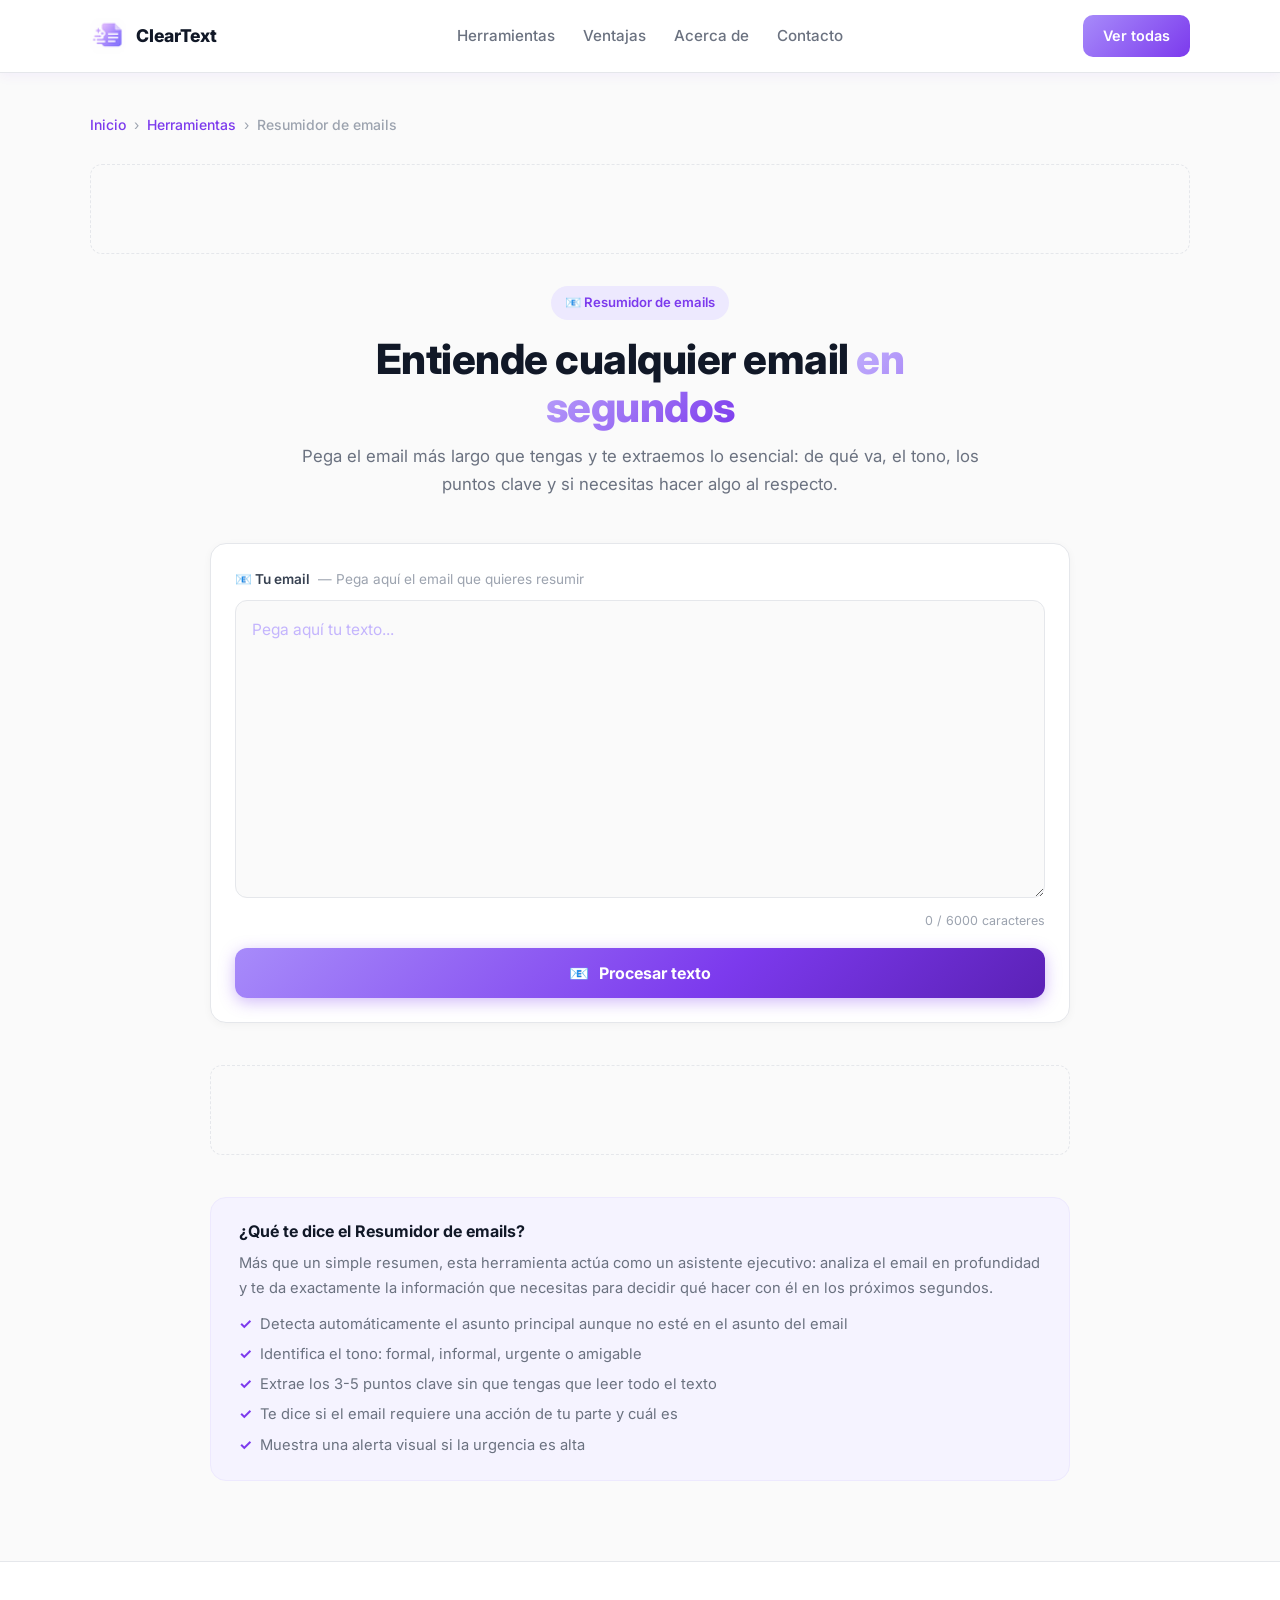
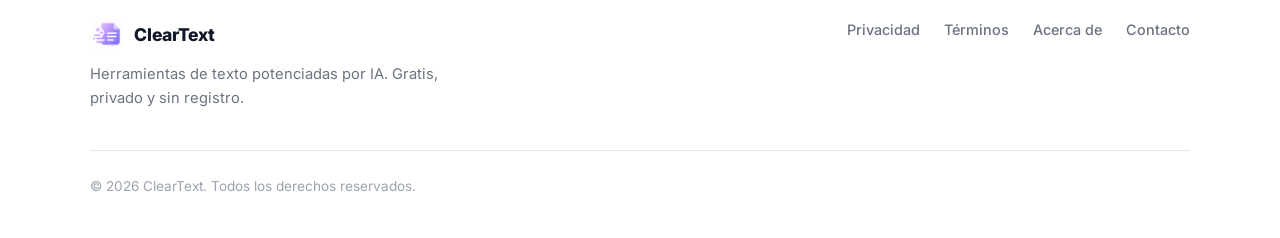
<file: tools/resumidor-emails/index.html>
<!DOCTYPE html>
<html lang="es">
<head>
  <meta charset="UTF-8">
  <meta name="viewport" content="width=device-width, initial-scale=1.0">

  <title>Resumidor de emails gratis con IA | ClearText</title>
  <meta name="description" content="Resume emails largos en segundos. Detecta asunto, tono, puntos clave y si requiere acción. Gratis, sin registro, con IA.">

  <meta property="og:title" content="Resumidor de emails | ClearText">
  <meta property="og:description" content="Resume emails largos al instante con IA. Detecta puntos clave, tono y acción requerida. Gratis.">
  <meta property="og:type" content="website">
  <meta property="og:url" content="https://cleartext-app.com/tools/resumidor-emails/">
  <meta property="og:image" content="https://cleartext-app.com/logo-512.png">

  <link rel="preconnect" href="https://fonts.googleapis.com">
  <link rel="preconnect" href="https://fonts.gstatic.com" crossorigin>
  <link href="https://fonts.googleapis.com/css2?family=Inter:wght@400;500;600;700;800&display=swap" rel="stylesheet">
  <link rel="stylesheet" href="../../assets/css/style.css">

  <style>
    * { box-sizing: border-box; }

    header {
      background: #ffffff; border-bottom: 1px solid #E5E7EB;
      box-shadow: 0 2px 12px rgba(124,58,237,0.07); backdrop-filter: none;
    }
    .logo { color: #111827; }
    .nav-links a { color: #6B7280; }
    .nav-links a:hover { color: #7C3AED; }
    .btn-nav {
      background: linear-gradient(135deg,#A78BFA,#7C3AED);
      color: #fff; border: none; padding: 9px 20px; border-radius: 10px;
      font-weight: 600; font-size: 0.9rem; cursor: pointer;
      display: inline-flex; align-items: center; text-decoration: none;
      transition: opacity .2s, transform .2s;
    }
    .btn-nav:hover { opacity: .9; transform: translateY(-1px); }

    .tool-page { padding: 40px 0 80px; }

    .breadcrumb {
      display: flex; align-items: center; gap: 8px;
      font-size: 0.875rem; color: #9CA3AF; margin-bottom: 28px;
    }
    .breadcrumb a { color: #7C3AED; font-weight: 500; text-decoration: none; }
    .breadcrumb a:hover { opacity: .75; }
    .breadcrumb-sep { color: #D1D5DB; }
    .breadcrumb-current { color: #6B7280; font-weight: 500; }

    .tool-header { text-align: center; max-width: 680px; margin: 0 auto 44px; }
    .tool-badge {
      display: inline-flex; align-items: center; gap: 6px;
      background: #EDE9FE; color: #7C3AED;
      padding: 6px 14px; border-radius: 9999px;
      font-size: 0.82rem; font-weight: 600; margin-bottom: 16px;
    }
    .tool-header h1 {
      font-size: clamp(1.8rem,4vw,2.6rem); font-weight: 800; color: #111827;
      letter-spacing: -.5px; margin-bottom: 12px; line-height: 1.15;
    }
    .tool-header h1 span {
      background: linear-gradient(135deg,#C4B5FD,#7C3AED);
      -webkit-background-clip: text; -webkit-text-fill-color: transparent; background-clip: text;
    }
    .tool-header p { font-size: 1.05rem; color: #6B7280; line-height: 1.65; }

    .tool-body { max-width: 860px; margin: 0 auto; display: flex; flex-direction: column; gap: 18px; }

    .input-section {
      background: #fff; border: 1px solid #E5E7EB; border-radius: 16px; padding: 24px;
      box-shadow: 0 2px 8px rgba(0,0,0,.04);
    }
    .input-label {
      display: flex; align-items: center; gap: 8px;
      font-size: 0.85rem; font-weight: 600; color: #374151; margin-bottom: 10px;
    }
    .input-label span { color: #9CA3AF; font-weight: 400; }

    textarea.input-field {
      width: 100%; min-height: 220px; padding: 16px;
      border: 1.5px solid #E5E7EB; border-radius: 12px;
      background: #FAFAFA; color: #111827;
      font-size: 0.97rem; font-family: 'Inter',sans-serif;
      line-height: 1.7; resize: vertical; outline: none;
      transition: border-color .25s, box-shadow .25s;
    }
    textarea.input-field::placeholder { color: #C4B5FD; }
    textarea.input-field:hover { border-color: #C4B5FD; }
    textarea.input-field:focus {
      border-color: #7C3AED; box-shadow: 0 0 0 3px rgba(196,181,253,.3); background: #fff;
    }
    .char-count { text-align: right; font-size: .78rem; color: #9CA3AF; margin-top: 6px; }

    .btn-process {
      width: 100%; padding: 15px 24px;
      background: linear-gradient(135deg,#A78BFA 0%,#7C3AED 60%,#5B21B6 100%);
      color: #fff; border: none; border-radius: 12px;
      font-size: 1rem; font-weight: 700; cursor: pointer;
      display: flex; align-items: center; justify-content: center; gap: 10px;
      box-shadow: 0 4px 16px rgba(124,58,237,.35);
      transition: transform .2s, box-shadow .2s, opacity .2s;
      margin-top: 16px; font-family: 'Inter',sans-serif;
    }
    .btn-process:hover { transform: translateY(-2px); box-shadow: 0 8px 24px rgba(124,58,237,.45); }
    .btn-process:active { transform: scale(.98); }
    .btn-process:disabled { opacity: .65; cursor: not-allowed; transform: none; }

    .error-box {
      display: none; background: #FEF2F2; border: 1px solid #FECACA;
      border-radius: 12px; padding: 14px 18px; color: #DC2626; font-size: .9rem; font-weight: 500;
    }
    .error-box.active { display: block; }

    .spinner-wrapper {
      display: none; flex-direction: column; align-items: center; gap: 14px; padding: 32px 0;
    }
    .spinner-wrapper.active { display: flex; }
    .spinner {
      width: 36px; height: 36px; border: 3px solid #EDE9FE; border-top-color: #7C3AED;
      border-radius: 50%; animation: spin .7s linear infinite;
    }
    @keyframes spin { to { transform: rotate(360deg); } }
    .spinner-text {
      font-size: .9rem; color: #7C3AED; font-weight: 500;
      animation: pulse 1.5s ease-in-out infinite;
    }
    @keyframes pulse { 0%,100%{opacity:1}50%{opacity:.5} }

    /* ── RESULTADO ── */
    .result-section {
      display: none; background: #fff; border: 1.5px solid #C4B5FD;
      border-radius: 16px; overflow: hidden; box-shadow: 0 4px 20px rgba(124,58,237,.08);
    }
    .result-section.active { display: block; }

    /* Alerta de acción requerida — aparece arriba cuando es urgente */
    .action-alert {
      display: none; padding: 14px 20px;
      align-items: center; gap: 12px;
    }
    .action-alert.active { display: flex; }
    .action-alert.urgencia-alta {
      background: #FEF2F2; border-bottom: 1px solid #FECACA;
    }
    .action-alert.urgencia-media {
      background: #FFFBEB; border-bottom: 1px solid #FDE68A;
    }
    .action-alert.urgencia-baja {
      background: #EFF6FF; border-bottom: 1px solid #BFDBFE;
    }
    .alert-icon { font-size: 1.4rem; flex-shrink: 0; }
    .alert-body { flex: 1; }
    .alert-title { font-size: .82rem; font-weight: 700; margin-bottom: 2px; }
    .alert-desc  { font-size: .85rem; line-height: 1.5; }
    .urgencia-alta  .alert-title { color: #DC2626; }
    .urgencia-alta  .alert-desc  { color: #7F1D1D; }
    .urgencia-media .alert-title { color: #D97706; }
    .urgencia-media .alert-desc  { color: #78350F; }
    .urgencia-baja  .alert-title { color: #2563EB; }
    .urgencia-baja  .alert-desc  { color: #1E3A8A; }

    .urgencia-pill {
      display: inline-flex; align-items: center; gap: 4px;
      padding: 4px 10px; border-radius: 9999px;
      font-size: .75rem; font-weight: 700;
    }
    .urgencia-alta  .urgencia-pill { background: #DC2626; color: #fff; }
    .urgencia-media .urgencia-pill { background: #D97706; color: #fff; }
    .urgencia-baja  .urgencia-pill { background: #2563EB; color: #fff; }

    /* Grid de tarjetas */
    .cards-grid {
      display: grid; grid-template-columns: 1fr 1fr;
      gap: 14px; padding: 20px;
    }

    .info-card {
      background: #FAFAFA; border: 1px solid #E5E7EB; border-radius: 12px;
      padding: 16px 18px;
    }
    .info-card.full-width { grid-column: span 2; }
    .info-card.highlight {
      background: #F5F3FF; border-color: #C4B5FD;
    }

    .card-label {
      font-size: .75rem; font-weight: 700; color: #9CA3AF;
      text-transform: uppercase; letter-spacing: .06em; margin-bottom: 8px;
    }
    .card-value {
      font-size: .97rem; font-weight: 600; color: #111827; line-height: 1.45;
    }

    /* Tono badge */
    .tono-badge {
      display: inline-flex; align-items: center; gap: 6px;
      padding: 5px 12px; border-radius: 9999px;
      font-size: .85rem; font-weight: 600;
    }
    .tono-formal    { background: #EDE9FE; color: #5B21B6; }
    .tono-informal  { background: #ECFDF5; color: #065F46; }
    .tono-urgente   { background: #FEF2F2; color: #991B1B; }
    .tono-amigable  { background: #FEF3C7; color: #92400E; }

    /* Puntos clave */
    .puntos-list { display: flex; flex-direction: column; gap: 8px; }
    .punto-item {
      display: flex; align-items: flex-start; gap: 10px;
      font-size: .92rem; color: #374151; line-height: 1.55;
    }
    .punto-num {
      width: 22px; height: 22px; border-radius: 50%;
      background: #EDE9FE; color: #7C3AED;
      font-size: .72rem; font-weight: 700;
      display: flex; align-items: center; justify-content: center;
      flex-shrink: 0; margin-top: 1px;
    }

    /* Sin acción requerida */
    .no-action {
      display: flex; align-items: center; gap: 8px;
      font-size: .9rem; color: #16A34A; font-weight: 500;
    }

    /* Acciones */
    .result-actions {
      padding: 14px 20px; border-top: 1px solid #EDE9FE;
      display: flex; gap: 10px; flex-wrap: wrap; background: #FAFAFA;
    }
    .btn-copy {
      display: inline-flex; align-items: center; gap: 6px;
      padding: 8px 16px; background: #EDE9FE; color: #7C3AED;
      border: none; border-radius: 9999px;
      font-size: .82rem; font-weight: 600; cursor: pointer;
      font-family: 'Inter',sans-serif; transition: background .2s, color .2s;
    }
    .btn-copy:hover { background: #7C3AED; color: #fff; }
    .btn-copy.copied { background: #D1FAE5; color: #065F46; }
    .btn-reset {
      display: inline-flex; align-items: center; gap: 6px;
      padding: 8px 16px; background: transparent; color: #6B7280;
      border: 1px solid #E5E7EB; border-radius: 9999px;
      font-size: .82rem; font-weight: 600; cursor: pointer;
      font-family: 'Inter',sans-serif; transition: border-color .2s, color .2s;
    }
    .btn-reset:hover { border-color: #C4B5FD; color: #7C3AED; }

    .ad-slot {
      width: 100%; min-height: 90px; background: #FAFAFA;
      border: 1px dashed #E5E7EB; border-radius: 12px;
      display: flex; align-items: center; justify-content: center;
      color: #D1D5DB; font-size: .78rem; font-family: 'Inter',sans-serif;
    }

    .tool-info {
      background: #F5F3FF; border: 1px solid #EDE9FE; border-radius: 16px; padding: 24px 28px;
    }
    .tool-info h2 { font-size: 1rem; font-weight: 700; color: #111827; margin-bottom: 10px; }
    .tool-info p  { font-size: .92rem; color: #6B7280; line-height: 1.7; }
    .tool-info ul { margin-top: 12px; display: flex; flex-direction: column; gap: 8px; }
    .tool-info ul li {
      font-size: .92rem; color: #6B7280;
      display: flex; align-items: flex-start; gap: 8px; line-height: 1.5;
    }
    .tool-info ul li::before { content:'✓'; color:#7C3AED; font-weight:700; flex-shrink:0; }

    footer { background: #fff; border-top: 1px solid #E5E7EB; }

    @media(max-width:768px){
      .nav{ flex-wrap:wrap; height:auto; padding:14px 0; gap:12px; }
      .nav-links{ width:100%; justify-content:center; gap:16px; flex-wrap:wrap; }
      .tool-page{ padding:28px 0 60px; }
      .cards-grid{ grid-template-columns: 1fr; }
      .info-card.full-width{ grid-column: span 1; }
      .result-actions{ flex-direction:column; }
      .btn-copy,.btn-reset{ width:100%; justify-content:center; }
    }
  </style>
</head>

<body>

<header>
  <div class="container nav">
    <a href="../../" class="logo">
      <img src="../../logo-32.png" alt="ClearText IA" style="width:36px;height:36px;border-radius:9px;object-fit:contain;">
      <span>ClearText</span>
    </a>
    <nav class="nav-links">
      <a href="../../#herramientas">Herramientas</a>
      <a href="../../#ventajas">Ventajas</a>
      <a href="../../acerca/">Acerca de</a>
      <a href="../../contacto/">Contacto</a>
    </nav>
    <a href="../../#herramientas" class="btn-nav">Ver todas</a>
  </div>
</header>

<main class="tool-page">
  <div class="container">

    <nav class="breadcrumb" aria-label="Navegación">
      <a href="../../">Inicio</a>
      <span class="breadcrumb-sep">›</span>
      <a href="../../#herramientas">Herramientas</a>
      <span class="breadcrumb-sep">›</span>
      <span class="breadcrumb-current">Resumidor de emails</span>
    </nav>

    <!-- ESPACIO PARA ANUNCIOS ADSENSE -->
    <div class="ad-slot" style="margin-bottom:32px;">
      <!-- Aquí irá el código de Google AdSense -->
    </div>

    <div class="tool-header">
      <div class="tool-badge">📧 Resumidor de emails</div>
      <h1>Entiende cualquier email <span>en segundos</span></h1>
      <p>Pega el email más largo que tengas y te extraemos lo esencial: de qué va, el tono, los puntos clave y si necesitas hacer algo al respecto.</p>
    </div>

    <div class="tool-body">

      <div class="input-section">
        <div class="input-label">
          📧 Tu email <span>— Pega aquí el email que quieres resumir</span>
        </div>
        <textarea
          class="input-field"
          id="inputText"
          placeholder="Pega aquí tu texto..."
          rows="10"
          maxlength="6000"
        ></textarea>
        <div class="char-count"><span id="charCount">0</span> / 6000 caracteres</div>
        <button class="btn-process" id="btnProcess" onclick="processText()">
          <span>📧</span> Procesar texto
        </button>
      </div>

      <div class="error-box" id="errorBox">
        ⚠️ <span id="errorMsg">Ha ocurrido un error. Por favor, inténtalo de nuevo.</span>
      </div>

      <div class="spinner-wrapper" id="spinnerWrapper">
        <div class="spinner"></div>
        <span class="spinner-text">Analizando tu email...</span>
      </div>

      <!-- RESULTADO -->
      <div class="result-section" id="resultSection">

        <!-- Alerta de acción requerida -->
        <div class="action-alert" id="actionAlert">
          <div class="alert-icon" id="alertIcon"></div>
          <div class="alert-body">
            <div class="alert-title" id="alertTitle"></div>
            <div class="alert-desc"  id="alertDesc"></div>
          </div>
          <div class="urgencia-pill" id="urgenciaPill"></div>
        </div>

        <!-- Grid de tarjetas -->
        <div class="cards-grid">

          <!-- Asunto -->
          <div class="info-card highlight">
            <div class="card-label">📌 Asunto detectado</div>
            <div class="card-value" id="cardAsunto">—</div>
          </div>

          <!-- Tono -->
          <div class="info-card">
            <div class="card-label">🎭 Tono del email</div>
            <div id="cardTono"></div>
          </div>

          <!-- Puntos clave (ancho completo) -->
          <div class="info-card full-width">
            <div class="card-label">🔑 Puntos clave</div>
            <div class="puntos-list" id="cardPuntos"></div>
          </div>

          <!-- Acción requerida -->
          <div class="info-card full-width" id="cardAccionBox">
            <div class="card-label">⚡ Acción requerida</div>
            <div id="cardAccion"></div>
          </div>

        </div>

        <div class="result-actions">
          <button class="btn-copy" id="btnCopy" onclick="copyResult()">📋 Copiar resumen</button>
          <button class="btn-reset" onclick="resetTool()">🔄 Resumir otro email</button>
        </div>

      </div>

      <!-- ESPACIO PARA ANUNCIOS ADSENSE -->
      <div class="ad-slot">
        <!-- Aquí irá el código de Google AdSense -->
      </div>

      <div class="tool-info">
        <h2>¿Qué te dice el Resumidor de emails?</h2>
        <p>
          Más que un simple resumen, esta herramienta actúa como un asistente ejecutivo: analiza
          el email en profundidad y te da exactamente la información que necesitas para decidir
          qué hacer con él en los próximos segundos.
        </p>
        <ul>
          <li>Detecta automáticamente el asunto principal aunque no esté en el asunto del email</li>
          <li>Identifica el tono: formal, informal, urgente o amigable</li>
          <li>Extrae los 3-5 puntos clave sin que tengas que leer todo el texto</li>
          <li>Te dice si el email requiere una acción de tu parte y cuál es</li>
          <li>Muestra una alerta visual si la urgencia es alta</li>
        </ul>
      </div>

    </div>
  </div>
</main>

<footer>
  <div class="container">
    <div class="footer-grid">
      <div class="footer-info">
        <div class="logo" style="margin-bottom:10px;">
          <img src="../../logo-32.png" alt="ClearText IA" style="width:34px;height:34px;border-radius:9px;object-fit:contain;">
          <span>ClearText</span>
        </div>
        <p>Herramientas de texto potenciadas por IA. Gratis, privado y sin registro.</p>
      </div>
      <div class="footer-links">
        <a href="../../privacidad/">Privacidad</a>
        <a href="../../terminos/">Términos</a>
        <a href="../../acerca/">Acerca de</a>
        <a href="../../contacto/">Contacto</a>
      </div>
    </div>
    <div class="footer-bottom">
      <p>© 2026 ClearText. Todos los derechos reservados.</p>
    </div>
  </div>
</footer>

<script>
const API_KEY = 'TU_API_KEY_AQUI';

const SYSTEM_PROMPT = `Eres asistente ejecutivo experto en resumir comunicaciones. Analiza el email y extrae lo clave. Responde SOLO en JSON sin texto adicional: {"asunto_detectado": "de que trata", "tono": "formal o informal o urgente o amigable", "puntos_clave": ["punto 1", "punto 2", "punto 3"], "accion_requerida": "si o no", "que_hay_que_hacer": "descripcion de la accion o No requiere accion", "urgencia": "alta o media o baja"}`;

const inputText = document.getElementById('inputText');
const charCount = document.getElementById('charCount');
window._summary  = '';

inputText.addEventListener('input', () => {
  const n = inputText.value.length;
  charCount.textContent = n;
  charCount.style.color = n > 5500 ? '#DC2626' : '#9CA3AF';
});

function setLoading(active) {
  const btn     = document.getElementById('btnProcess');
  const spinner = document.getElementById('spinnerWrapper');
  const errBox  = document.getElementById('errorBox');
  const resSec  = document.getElementById('resultSection');
  btn.disabled  = active;
  btn.innerHTML = active ? '<span>⏳</span> Analizando...' : '<span>📧</span> Procesar texto';
  spinner.classList.toggle('active', active);
  if (active) {
    resSec.classList.remove('active');
    errBox.classList.remove('active');
  }
}

function showError(msg) {
  document.getElementById('errorMsg').textContent = msg;
  document.getElementById('errorBox').classList.add('active');
}

function getTonoBadge(tono) {
  const map = {
    formal:   { cls: 'tono-formal',   icon: '🤝', label: 'Formal'   },
    informal: { cls: 'tono-informal', icon: '😊', label: 'Informal' },
    urgente:  { cls: 'tono-urgente',  icon: '🚨', label: 'Urgente'  },
    amigable: { cls: 'tono-amigable', icon: '👋', label: 'Amigable' },
  };
  const t = map[tono?.toLowerCase()] || { cls: 'tono-formal', icon: '💬', label: tono || '—' };
  return `<span class="tono-badge ${t.cls}">${t.icon} ${t.label}</span>`;
}

function showResult(data) {
  const {
    asunto_detectado, tono, puntos_clave,
    accion_requerida, que_hay_que_hacer, urgencia
  } = data;

  const necesitaAccion = (accion_requerida || '').toLowerCase().startsWith('s');
  const urg = (urgencia || 'baja').toLowerCase();

  // Alerta de acción
  const alert = document.getElementById('actionAlert');
  if (necesitaAccion) {
    alert.className = `action-alert active urgencia-${urg}`;
    const iconMap = { alta: '🚨', media: '⚠️', baja: 'ℹ️' };
    document.getElementById('alertIcon').textContent    = iconMap[urg] || '⚠️';
    document.getElementById('alertTitle').textContent   = 'Este email requiere tu atención';
    document.getElementById('alertDesc').textContent    = que_hay_que_hacer || '';
    document.getElementById('urgenciaPill').textContent = `Urgencia ${urg}`;
  } else {
    alert.className = 'action-alert';
  }

  // Asunto
  document.getElementById('cardAsunto').textContent = asunto_detectado || '—';

  // Tono
  document.getElementById('cardTono').innerHTML = getTonoBadge(tono);

  // Puntos clave
  const puntosList = document.getElementById('cardPuntos');
  const puntos = Array.isArray(puntos_clave) ? puntos_clave : [];
  puntosList.innerHTML = puntos.length
    ? puntos.map((p, i) => `
        <div class="punto-item">
          <div class="punto-num">${i + 1}</div>
          <span>${escapeHtml(p)}</span>
        </div>`).join('')
    : '<div style="color:#9CA3AF;font-size:.9rem;">No se detectaron puntos clave.</div>';

  // Acción requerida
  const accionDiv = document.getElementById('cardAccion');
  if (necesitaAccion) {
    accionDiv.innerHTML = `
      <div style="font-size:.95rem;color:#111827;font-weight:500;line-height:1.55;">
        ${escapeHtml(que_hay_que_hacer || '')}
      </div>`;
  } else {
    accionDiv.innerHTML = `
      <div class="no-action">
        ✅ <span>No requiere ninguna acción por tu parte</span>
      </div>`;
  }

  // Guardar para copiar
  window._summary =
    `ASUNTO: ${asunto_detectado || '—'}\n` +
    `TONO: ${tono || '—'}\n` +
    `URGENCIA: ${urgencia || '—'}\n\n` +
    `PUNTOS CLAVE:\n${puntos.map((p,i) => `${i+1}. ${p}`).join('\n')}\n\n` +
    `ACCIÓN REQUERIDA: ${accion_requerida || '—'}\n` +
    `QUÉ HACER: ${que_hay_que_hacer || '—'}`;

  document.getElementById('resultSection').classList.add('active');
}

function escapeHtml(str) {
  return String(str)
    .replace(/&/g,'&amp;').replace(/</g,'&lt;')
    .replace(/>/g,'&gt;').replace(/"/g,'&quot;');
}

async function processText() {
  const text = inputText.value.trim();
  if (!text) { showError('Por favor, pega el email que quieres resumir.'); return; }
  if (text.length > 6000) { showError('El texto supera el límite de 6.000 caracteres.'); return; }

  setLoading(true);

  try {
    const response = await fetch('/api/detect', {
      method: 'POST',
      headers: { 'Content-Type': 'application/json' },
      body: JSON.stringify({
        model: 'claude-sonnet-4-6',
        max_tokens: 1024,
        system: SYSTEM_PROMPT,
        messages: [{ role: 'user', content: text }]
      })
    });

    if (!response.ok) {
      const err = await response.json().catch(() => ({}));
      throw new Error(err.error?.message || `Error ${response.status}`);
    }

    const data = await response.json();
    let raw = data.content?.[0]?.text || '';
    raw = raw.replace(/```json|```/g, '').trim();

    let parsed;
    try { parsed = JSON.parse(raw); }
    catch { throw new Error('La IA no devolvió el formato esperado. Inténtalo de nuevo.'); }

    showResult(parsed);

  } catch (error) {
    showError(error.message || 'No se pudo conectar con la IA. Comprueba tu conexión.');
    console.error('Error API:', error);
  } finally {
    setLoading(false);
  }
}

async function copyResult() {
  const btnCopy = document.getElementById('btnCopy');
  try {
    await navigator.clipboard.writeText(window._summary);
    btnCopy.textContent = '✅ ¡Copiado!';
    btnCopy.classList.add('copied');
    setTimeout(() => {
      btnCopy.textContent = '📋 Copiar resumen';
      btnCopy.classList.remove('copied');
    }, 2500);
  } catch {
    showError('No se pudo copiar. Selecciona el texto manualmente.');
  }
}

function resetTool() {
  inputText.value = '';
  charCount.textContent = '0';
  document.getElementById('resultSection').classList.remove('active');
  document.getElementById('errorBox').classList.remove('active');
  document.getElementById('actionAlert').className = 'action-alert';
  document.getElementById('btnProcess').disabled = false;
  document.getElementById('btnProcess').innerHTML = '<span>📧</span> Procesar texto';
  window._summary = '';
  inputText.focus();
}

inputText.addEventListener('keydown', e => {
  if (e.ctrlKey && e.key === 'Enter') processText();
});
</script>

</body>
</html>
</file>
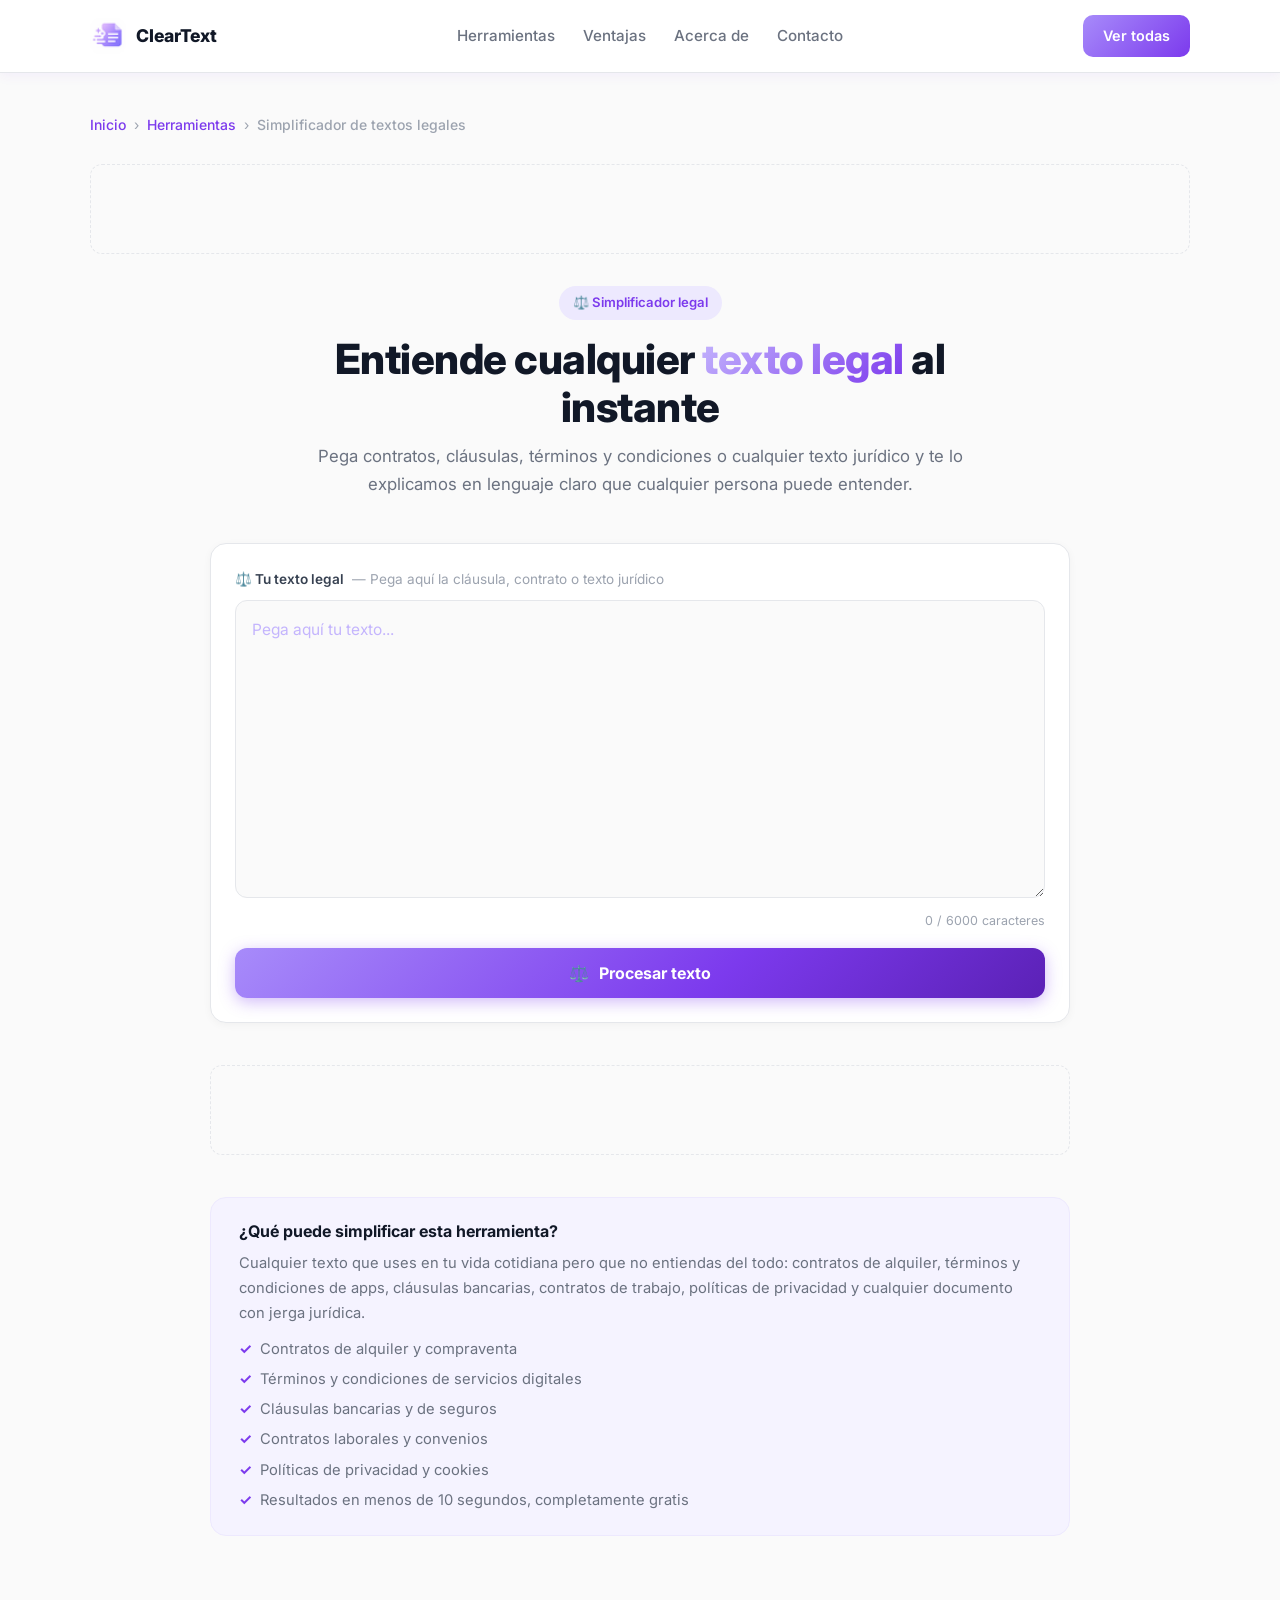
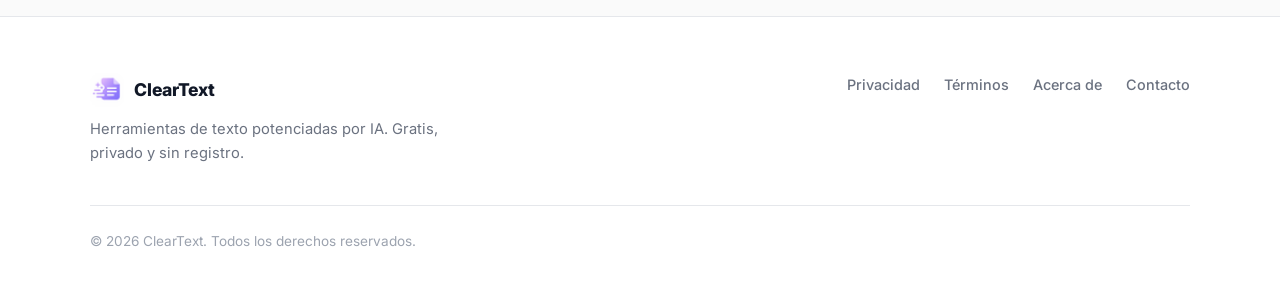
<file: tools/simplificador-legal/index.html>
<!DOCTYPE html>
<html lang="es">
<head>
  <meta charset="UTF-8">
  <meta name="viewport" content="width=device-width, initial-scale=1.0">

  <title>Simplificador de textos legales gratis con IA | ClearText</title>
  <meta name="description" content="Convierte contratos, cláusulas y textos jurídicos en lenguaje claro y comprensible. Gratis, sin registro, con IA.">

  <meta property="og:title" content="Simplificador de textos legales | ClearText">
  <meta property="og:description" content="Entiende cualquier contrato o texto legal al instante con IA. Gratis y sin registro.">
  <meta property="og:type" content="website">
  <meta property="og:url" content="https://cleartext-app.com/tools/simplificador-legal/">
  <meta property="og:image" content="https://cleartext-app.com/logo-512.png">

  <link rel="preconnect" href="https://fonts.googleapis.com">
  <link rel="preconnect" href="https://fonts.gstatic.com" crossorigin>
  <link href="https://fonts.googleapis.com/css2?family=Inter:wght@400;500;600;700;800&display=swap" rel="stylesheet">
  <link rel="stylesheet" href="../../assets/css/style.css">

  <style>
    * { box-sizing: border-box; }

    header {
      background: #ffffff; border-bottom: 1px solid #E5E7EB;
      box-shadow: 0 2px 12px rgba(124,58,237,0.07); backdrop-filter: none;
    }
    .logo { color: #111827; }
    .nav-links a { color: #6B7280; }
    .nav-links a:hover { color: #7C3AED; }
    .btn-nav {
      background: linear-gradient(135deg,#A78BFA,#7C3AED);
      color: #fff; border: none; padding: 9px 20px; border-radius: 10px;
      font-weight: 600; font-size: 0.9rem; cursor: pointer;
      display: inline-flex; align-items: center; text-decoration: none;
      transition: opacity .2s, transform .2s;
    }
    .btn-nav:hover { opacity: .9; transform: translateY(-1px); }

    .tool-page { padding: 40px 0 80px; }

    .breadcrumb {
      display: flex; align-items: center; gap: 8px;
      font-size: 0.875rem; color: #9CA3AF; margin-bottom: 28px;
    }
    .breadcrumb a { color: #7C3AED; font-weight: 500; text-decoration: none; }
    .breadcrumb a:hover { opacity: .75; }
    .breadcrumb-sep { color: #D1D5DB; }
    .breadcrumb-current { color: #6B7280; font-weight: 500; }

    .tool-header { text-align: center; max-width: 680px; margin: 0 auto 44px; }
    .tool-badge {
      display: inline-flex; align-items: center; gap: 6px;
      background: #EDE9FE; color: #7C3AED;
      padding: 6px 14px; border-radius: 9999px;
      font-size: 0.82rem; font-weight: 600; margin-bottom: 16px;
    }
    .tool-header h1 {
      font-size: clamp(1.8rem,4vw,2.6rem); font-weight: 800; color: #111827;
      letter-spacing: -.5px; margin-bottom: 12px; line-height: 1.15;
    }
    .tool-header h1 span {
      background: linear-gradient(135deg,#C4B5FD,#7C3AED);
      -webkit-background-clip: text; -webkit-text-fill-color: transparent; background-clip: text;
    }
    .tool-header p { font-size: 1.05rem; color: #6B7280; line-height: 1.65; }

    .tool-body { max-width: 860px; margin: 0 auto; display: flex; flex-direction: column; gap: 18px; }

    .input-section {
      background: #fff; border: 1px solid #E5E7EB; border-radius: 16px; padding: 24px;
      box-shadow: 0 2px 8px rgba(0,0,0,.04);
    }
    .input-label {
      display: flex; align-items: center; gap: 8px;
      font-size: 0.85rem; font-weight: 600; color: #374151; margin-bottom: 10px;
    }
    .input-label span { color: #9CA3AF; font-weight: 400; }

    textarea.input-field {
      width: 100%; min-height: 220px; padding: 16px;
      border: 1.5px solid #E5E7EB; border-radius: 12px;
      background: #FAFAFA; color: #111827;
      font-size: 0.97rem; font-family: 'Inter',sans-serif;
      line-height: 1.7; resize: vertical; outline: none;
      transition: border-color .25s, box-shadow .25s;
    }
    textarea.input-field::placeholder { color: #C4B5FD; }
    textarea.input-field:hover { border-color: #C4B5FD; }
    textarea.input-field:focus {
      border-color: #7C3AED; box-shadow: 0 0 0 3px rgba(196,181,253,.3); background: #fff;
    }
    .char-count { text-align: right; font-size: .78rem; color: #9CA3AF; margin-top: 6px; }

    .btn-process {
      width: 100%; padding: 15px 24px;
      background: linear-gradient(135deg,#A78BFA 0%,#7C3AED 60%,#5B21B6 100%);
      color: #fff; border: none; border-radius: 12px;
      font-size: 1rem; font-weight: 700; cursor: pointer;
      display: flex; align-items: center; justify-content: center; gap: 10px;
      box-shadow: 0 4px 16px rgba(124,58,237,.35);
      transition: transform .2s, box-shadow .2s, opacity .2s;
      margin-top: 16px; font-family: 'Inter',sans-serif;
    }
    .btn-process:hover { transform: translateY(-2px); box-shadow: 0 8px 24px rgba(124,58,237,.45); }
    .btn-process:active { transform: scale(.98); }
    .btn-process:disabled { opacity: .65; cursor: not-allowed; transform: none; }

    .error-box {
      display: none; background: #FEF2F2; border: 1px solid #FECACA;
      border-radius: 12px; padding: 14px 18px; color: #DC2626; font-size: .9rem; font-weight: 500;
    }
    .error-box.active { display: block; }

    .spinner-wrapper {
      display: none; flex-direction: column; align-items: center; gap: 14px; padding: 32px 0;
    }
    .spinner-wrapper.active { display: flex; }
    .spinner {
      width: 36px; height: 36px; border: 3px solid #EDE9FE; border-top-color: #7C3AED;
      border-radius: 50%; animation: spin .7s linear infinite;
    }
    @keyframes spin { to { transform: rotate(360deg); } }
    .spinner-text {
      font-size: .9rem; color: #7C3AED; font-weight: 500;
      animation: pulse 1.5s ease-in-out infinite;
    }
    @keyframes pulse { 0%,100%{opacity:1}50%{opacity:.5} }

    /* ── RESULTADO ── */
    .result-section {
      display: none; background: #fff; border: 1.5px solid #C4B5FD;
      border-radius: 16px; overflow: hidden; box-shadow: 0 4px 20px rgba(124,58,237,.08);
    }
    .result-section.active { display: block; }

    /* 1. Resumen en una frase */
    .resumen-block {
      background: linear-gradient(135deg,#7C3AED,#5B21B6);
      padding: 22px 28px;
    }
    .resumen-label {
      font-size: .75rem; font-weight: 700; color: rgba(255,255,255,.7);
      text-transform: uppercase; letter-spacing: .08em; margin-bottom: 8px;
    }
    .resumen-text {
      font-size: 1.05rem; font-weight: 600; color: #fff; line-height: 1.55;
    }

    /* 2. Texto simplificado */
    .simplificado-block { padding: 22px 28px; border-bottom: 1px solid #EDE9FE; }
    .block-header {
      display: flex; align-items: center; justify-content: space-between;
      margin-bottom: 14px;
    }
    .block-label {
      font-size: .82rem; font-weight: 700; color: #7C3AED;
      text-transform: uppercase; letter-spacing: .06em;
      display: flex; align-items: center; gap: 7px;
    }
    .btn-copy {
      display: inline-flex; align-items: center; gap: 5px;
      padding: 5px 12px; background: #EDE9FE; color: #7C3AED;
      border: none; border-radius: 9999px;
      font-size: .78rem; font-weight: 600; cursor: pointer;
      font-family: 'Inter',sans-serif; transition: background .2s, color .2s;
    }
    .btn-copy:hover { background: #7C3AED; color: #fff; }
    .btn-copy.copied { background: #D1FAE5; color: #065F46; }

    .simplificado-text {
      background: #FAFAFA; border: 1px solid #E5E7EB; border-radius: 12px;
      padding: 18px 20px; font-size: .97rem; line-height: 1.8;
      color: #374151; white-space: pre-wrap; word-break: break-word;
    }

    /* 3. Puntos importantes */
    .puntos-block { padding: 22px 28px; }
    .puntos-list { display: flex; flex-direction: column; gap: 10px; margin-top: 4px; }

    .punto-item {
      display: flex; align-items: flex-start; gap: 12px;
      background: #F5F3FF; border: 1px solid #EDE9FE;
      border-radius: 12px; padding: 13px 16px;
      font-size: .93rem; color: #374151; line-height: 1.55;
      transition: border-color .2s, box-shadow .2s;
    }
    .punto-item:hover { border-color: #C4B5FD; box-shadow: 0 2px 8px rgba(124,58,237,.08); }

    .punto-icon {
      width: 24px; height: 24px; border-radius: 50%;
      background: linear-gradient(135deg,#A78BFA,#7C3AED);
      color: #fff; font-size: .72rem; font-weight: 700;
      display: flex; align-items: center; justify-content: center;
      flex-shrink: 0; margin-top: 1px;
    }

    /* Disclaimer */
    .disclaimer {
      margin: 0 28px 20px;
      display: flex; align-items: flex-start; gap: 10px;
      background: #FFFBEB; border: 1px solid #FDE68A;
      border-radius: 10px; padding: 12px 14px;
      font-size: .8rem; color: #78350F; line-height: 1.5;
    }
    .disclaimer-icon { font-size: 1rem; flex-shrink: 0; margin-top: 1px; }

    /* Acciones */
    .result-actions {
      padding: 14px 28px; border-top: 1px solid #EDE9FE;
      display: flex; gap: 10px; flex-wrap: wrap; background: #FAFAFA;
    }
    .btn-reset {
      display: inline-flex; align-items: center; gap: 6px;
      padding: 8px 16px; background: transparent; color: #6B7280;
      border: 1px solid #E5E7EB; border-radius: 9999px;
      font-size: .82rem; font-weight: 600; cursor: pointer;
      font-family: 'Inter',sans-serif; transition: border-color .2s, color .2s;
    }
    .btn-reset:hover { border-color: #C4B5FD; color: #7C3AED; }

    .ad-slot {
      width: 100%; min-height: 90px; background: #FAFAFA;
      border: 1px dashed #E5E7EB; border-radius: 12px;
      display: flex; align-items: center; justify-content: center;
      color: #D1D5DB; font-size: .78rem; font-family: 'Inter',sans-serif;
    }

    .tool-info {
      background: #F5F3FF; border: 1px solid #EDE9FE; border-radius: 16px; padding: 24px 28px;
    }
    .tool-info h2 { font-size: 1rem; font-weight: 700; color: #111827; margin-bottom: 10px; }
    .tool-info p  { font-size: .92rem; color: #6B7280; line-height: 1.7; }
    .tool-info ul { margin-top: 12px; display: flex; flex-direction: column; gap: 8px; }
    .tool-info ul li {
      font-size: .92rem; color: #6B7280;
      display: flex; align-items: flex-start; gap: 8px; line-height: 1.5;
    }
    .tool-info ul li::before { content:'✓'; color:#7C3AED; font-weight:700; flex-shrink:0; }

    footer { background: #fff; border-top: 1px solid #E5E7EB; }

    @media(max-width:768px){
      .nav{ flex-wrap:wrap; height:auto; padding:14px 0; gap:12px; }
      .nav-links{ width:100%; justify-content:center; gap:16px; flex-wrap:wrap; }
      .tool-page{ padding:28px 0 60px; }
      .resumen-block,.simplificado-block,.puntos-block,.result-actions{ padding-left:18px; padding-right:18px; }
      .disclaimer{ margin-left:18px; margin-right:18px; }
      .result-actions{ flex-direction:column; }
      .btn-reset{ width:100%; justify-content:center; }
    }
  </style>
</head>

<body>

<header>
  <div class="container nav">
    <a href="../../" class="logo">
      <img src="../../logo-32.png" alt="ClearText IA" style="width:36px;height:36px;border-radius:9px;object-fit:contain;">
      <span>ClearText</span>
    </a>
    <nav class="nav-links">
      <a href="../../#herramientas">Herramientas</a>
      <a href="../../#ventajas">Ventajas</a>
      <a href="../../acerca/">Acerca de</a>
      <a href="../../contacto/">Contacto</a>
    </nav>
    <a href="../../#herramientas" class="btn-nav">Ver todas</a>
  </div>
</header>

<main class="tool-page">
  <div class="container">

    <nav class="breadcrumb" aria-label="Navegación">
      <a href="../../">Inicio</a>
      <span class="breadcrumb-sep">›</span>
      <a href="../../#herramientas">Herramientas</a>
      <span class="breadcrumb-sep">›</span>
      <span class="breadcrumb-current">Simplificador de textos legales</span>
    </nav>

    <!-- ESPACIO PARA ANUNCIOS ADSENSE -->
    <div class="ad-slot" style="margin-bottom:32px;">
      <!-- Aquí irá el código de Google AdSense -->
    </div>

    <div class="tool-header">
      <div class="tool-badge">⚖️ Simplificador legal</div>
      <h1>Entiende cualquier <span>texto legal</span> al instante</h1>
      <p>Pega contratos, cláusulas, términos y condiciones o cualquier texto jurídico y te lo explicamos en lenguaje claro que cualquier persona puede entender.</p>
    </div>

    <div class="tool-body">

      <div class="input-section">
        <div class="input-label">
          ⚖️ Tu texto legal <span>— Pega aquí la cláusula, contrato o texto jurídico</span>
        </div>
        <textarea
          class="input-field"
          id="inputText"
          placeholder="Pega aquí tu texto..."
          rows="10"
          maxlength="6000"
        ></textarea>
        <div class="char-count"><span id="charCount">0</span> / 6000 caracteres</div>
        <button class="btn-process" id="btnProcess" onclick="processText()">
          <span>⚖️</span> Procesar texto
        </button>
      </div>

      <div class="error-box" id="errorBox">
        ⚠️ <span id="errorMsg">Ha ocurrido un error. Por favor, inténtalo de nuevo.</span>
      </div>

      <div class="spinner-wrapper" id="spinnerWrapper">
        <div class="spinner"></div>
        <span class="spinner-text">Simplificando el texto legal...</span>
      </div>

      <!-- RESULTADO -->
      <div class="result-section" id="resultSection">

        <!-- 1. Resumen en una frase -->
        <div class="resumen-block">
          <div class="resumen-label">⚡ En una frase</div>
          <div class="resumen-text" id="resumenText"></div>
        </div>

        <!-- 2. Texto simplificado -->
        <div class="simplificado-block">
          <div class="block-header">
            <div class="block-label">📄 Versión simplificada</div>
            <button class="btn-copy" id="btnCopy" onclick="copyResult()">📋 Copiar texto</button>
          </div>
          <div class="simplificado-text" id="simplificadoText"></div>
        </div>

        <!-- 3. Puntos importantes -->
        <div class="puntos-block">
          <div class="block-label" style="margin-bottom:14px;">🔑 Puntos que debes recordar</div>
          <div class="puntos-list" id="puntosList"></div>
        </div>

        <!-- Disclaimer legal -->
        <div class="disclaimer">
          <span class="disclaimer-icon">⚠️</span>
          <span>Esta simplificación es orientativa y no constituye asesoramiento legal profesional.
          Para decisiones importantes, consulta siempre con un abogado.</span>
        </div>

        <div class="result-actions">
          <button class="btn-reset" onclick="resetTool()">🔄 Simplificar otro texto</button>
        </div>

      </div>

      <!-- ESPACIO PARA ANUNCIOS ADSENSE -->
      <div class="ad-slot">
        <!-- Aquí irá el código de Google AdSense -->
      </div>

      <div class="tool-info">
        <h2>¿Qué puede simplificar esta herramienta?</h2>
        <p>
          Cualquier texto que uses en tu vida cotidiana pero que no entiendas del todo: contratos de alquiler,
          términos y condiciones de apps, cláusulas bancarias, contratos de trabajo, políticas de privacidad
          y cualquier documento con jerga jurídica.
        </p>
        <ul>
          <li>Contratos de alquiler y compraventa</li>
          <li>Términos y condiciones de servicios digitales</li>
          <li>Cláusulas bancarias y de seguros</li>
          <li>Contratos laborales y convenios</li>
          <li>Políticas de privacidad y cookies</li>
          <li>Resultados en menos de 10 segundos, completamente gratis</li>
        </ul>
      </div>

    </div>
  </div>
</main>

<footer>
  <div class="container">
    <div class="footer-grid">
      <div class="footer-info">
        <div class="logo" style="margin-bottom:10px;">
          <img src="../../logo-32.png" alt="ClearText IA" style="width:34px;height:34px;border-radius:9px;object-fit:contain;">
          <span>ClearText</span>
        </div>
        <p>Herramientas de texto potenciadas por IA. Gratis, privado y sin registro.</p>
      </div>
      <div class="footer-links">
        <a href="../../privacidad/">Privacidad</a>
        <a href="../../terminos/">Términos</a>
        <a href="../../acerca/">Acerca de</a>
        <a href="../../contacto/">Contacto</a>
      </div>
    </div>
    <div class="footer-bottom">
      <p>© 2026 ClearText. Todos los derechos reservados.</p>
    </div>
  </div>
</footer>

<script>
const API_KEY = 'TU_API_KEY_AQUI';

const SYSTEM_PROMPT = `Eres abogado experto en comunicacion clara. Simplifica el texto legal para que cualquier persona sin formacion juridica lo entienda. Elimina la jerga, usa frases cortas, mantente fiel al significado y organiza en puntos si es largo. Responde en JSON sin texto adicional: {"resumen_en_una_frase": "de que trata en lenguaje simple", "texto_simplificado": "texto completo simplificado en lenguaje claro", "puntos_importantes": ["punto clave 1", "punto clave 2", "punto clave 3"]}`;

const inputText = document.getElementById('inputText');
const charCount = document.getElementById('charCount');
window._simplificado = '';

inputText.addEventListener('input', () => {
  const n = inputText.value.length;
  charCount.textContent = n;
  charCount.style.color = n > 5500 ? '#DC2626' : '#9CA3AF';
});

function setLoading(active) {
  const btn     = document.getElementById('btnProcess');
  const spinner = document.getElementById('spinnerWrapper');
  const errBox  = document.getElementById('errorBox');
  const resSec  = document.getElementById('resultSection');
  btn.disabled  = active;
  btn.innerHTML = active ? '<span>⏳</span> Simplificando...' : '<span>⚖️</span> Procesar texto';
  spinner.classList.toggle('active', active);
  if (active) {
    resSec.classList.remove('active');
    errBox.classList.remove('active');
  }
}

function showError(msg) {
  document.getElementById('errorMsg').textContent = msg;
  document.getElementById('errorBox').classList.add('active');
}

function escapeHtml(str) {
  return String(str)
    .replace(/&/g,'&amp;').replace(/</g,'&lt;')
    .replace(/>/g,'&gt;').replace(/"/g,'&quot;');
}

function showResult(data) {
  const resumen    = data.resumen_en_una_frase  || '';
  const simplif    = data.texto_simplificado    || '';
  const puntos     = Array.isArray(data.puntos_importantes) ? data.puntos_importantes : [];

  window._simplificado = simplif;

  // 1. Resumen
  document.getElementById('resumenText').textContent = resumen;

  // 2. Texto simplificado
  document.getElementById('simplificadoText').textContent = simplif;

  // 3. Puntos importantes
  const lista = document.getElementById('puntosList');
  lista.innerHTML = puntos.length
    ? puntos.map((p, i) => `
        <div class="punto-item">
          <div class="punto-icon">${i + 1}</div>
          <span>${escapeHtml(p)}</span>
        </div>`).join('')
    : '<div style="color:#9CA3AF;font-size:.9rem;padding:8px 0;">No se detectaron puntos clave adicionales.</div>';

  document.getElementById('resultSection').classList.add('active');
}

async function processText() {
  const text = inputText.value.trim();
  if (!text) { showError('Por favor, pega el texto legal que quieres simplificar.'); return; }
  if (text.length > 6000) { showError('El texto supera el límite de 6.000 caracteres.'); return; }

  setLoading(true);

  try {
    const response = await fetch('/api/detect', {
      method: 'POST',
      headers: { 'Content-Type': 'application/json' },
      body: JSON.stringify({
        model: 'claude-sonnet-4-6',
        max_tokens: 2048,
        system: SYSTEM_PROMPT,
        messages: [{ role: 'user', content: text }]
      })
    });

    if (!response.ok) {
      const err = await response.json().catch(() => ({}));
      throw new Error(err.error?.message || `Error ${response.status}`);
    }

    const data = await response.json();
    let raw = data.content?.[0]?.text || '';
    raw = raw.replace(/```json|```/g, '').trim();

    let parsed;
    try { parsed = JSON.parse(raw); }
    catch { throw new Error('La IA no devolvió el formato esperado. Inténtalo de nuevo.'); }

    showResult(parsed);

  } catch (error) {
    showError(error.message || 'No se pudo conectar con la IA. Comprueba tu conexión.');
    console.error('Error API:', error);
  } finally {
    setLoading(false);
  }
}

async function copyResult() {
  const btnCopy = document.getElementById('btnCopy');
  try {
    await navigator.clipboard.writeText(window._simplificado);
    btnCopy.textContent = '✅ ¡Copiado!';
    btnCopy.classList.add('copied');
    setTimeout(() => {
      btnCopy.textContent = '📋 Copiar texto';
      btnCopy.classList.remove('copied');
    }, 2500);
  } catch {
    showError('No se pudo copiar. Selecciona el texto manualmente.');
  }
}

function resetTool() {
  inputText.value = '';
  charCount.textContent = '0';
  document.getElementById('resultSection').classList.remove('active');
  document.getElementById('errorBox').classList.remove('active');
  document.getElementById('btnProcess').disabled = false;
  document.getElementById('btnProcess').innerHTML = '<span>⚖️</span> Procesar texto';
  window._simplificado = '';
  inputText.focus();
}

inputText.addEventListener('keydown', e => {
  if (e.ctrlKey && e.key === 'Enter') processText();
});
</script>

</body>
</html>
</file>
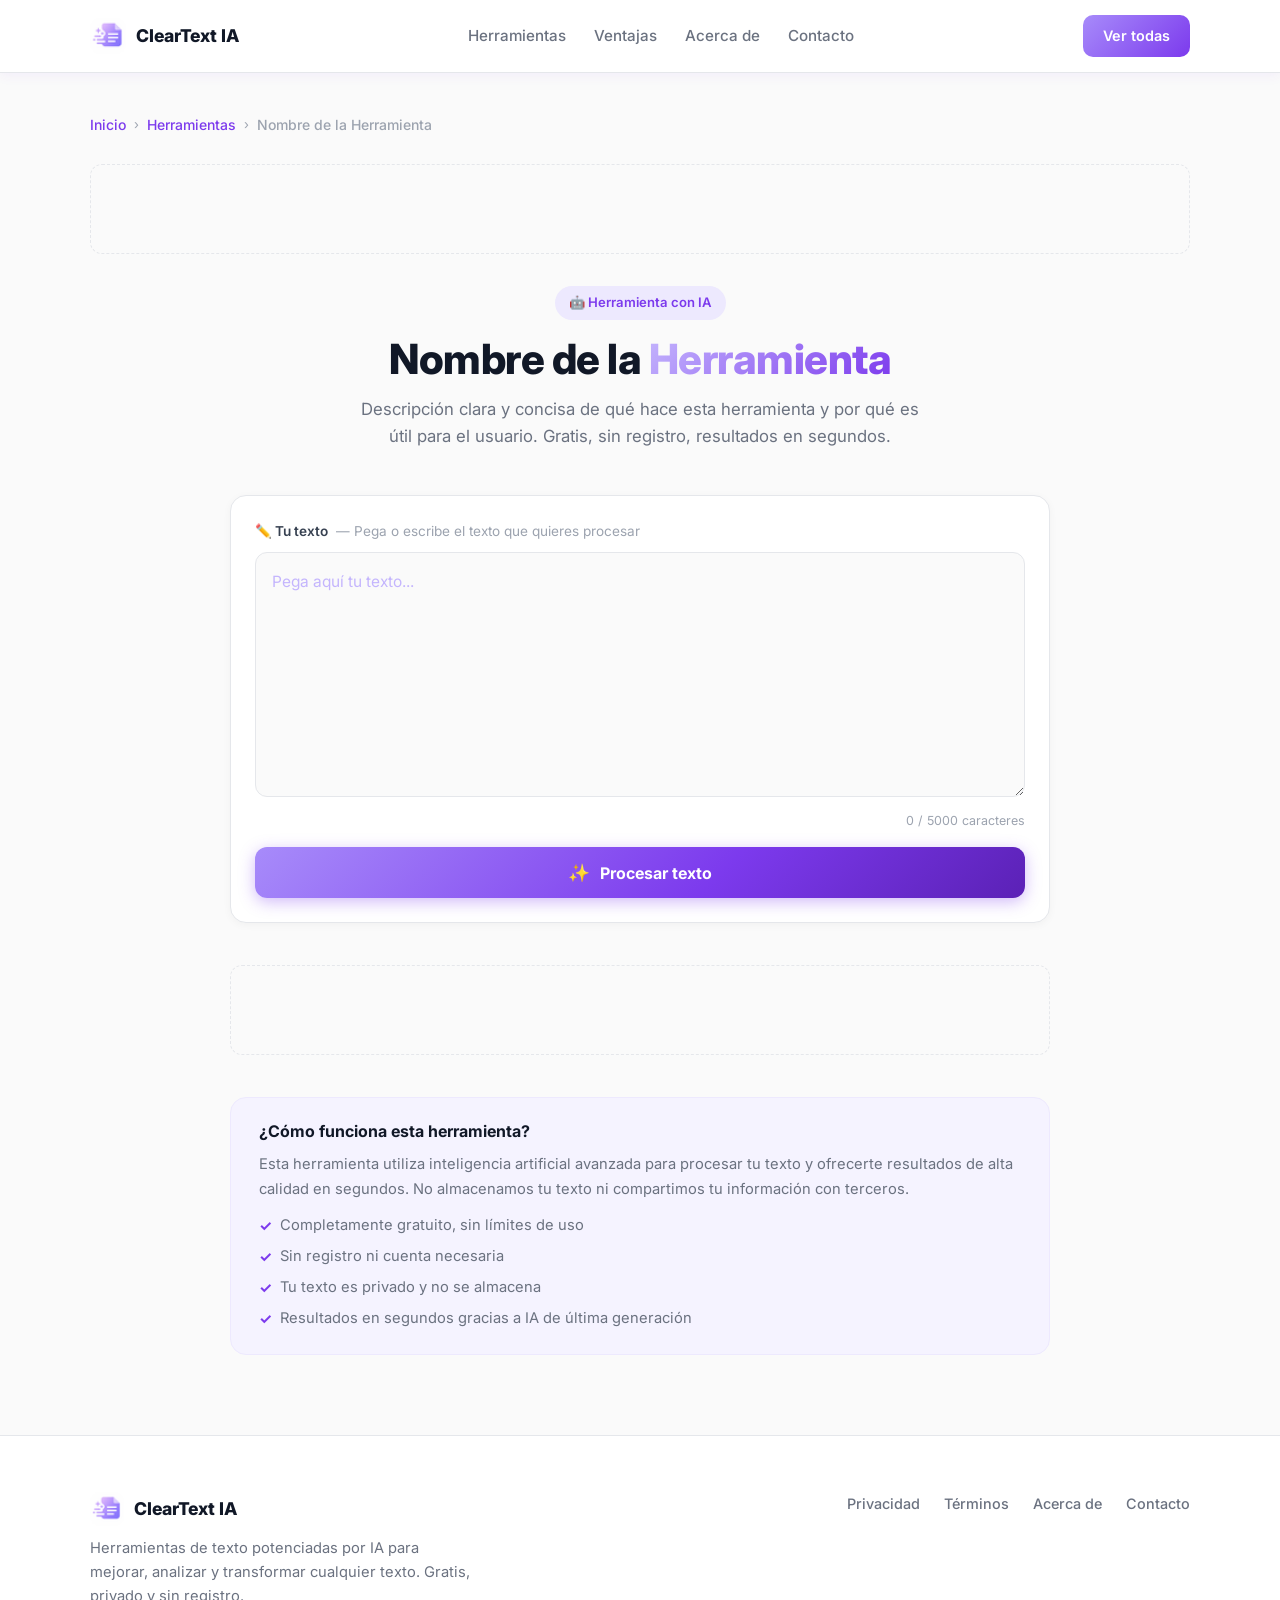
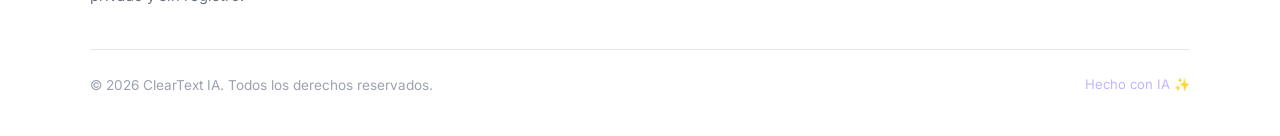
<file: assets/templates/tool-template.html>
<!DOCTYPE html>
<html lang="es">
<head>
  <meta charset="UTF-8">
  <meta name="viewport" content="width=device-width, initial-scale=1.0">

  <title>Nombre de la Herramienta | ClearText IA</title>
  <meta name="description" content="Descripción de la herramienta para SEO. Gratis, sin registro.">

  <meta property="og:title" content="Nombre de la Herramienta | ClearText IA">
  <meta property="og:description" content="Descripción de la herramienta.">
  <meta property="og:type" content="website">
  <meta property="og:url" content="https://cleartext-app.com/tools/NOMBRE-HERRAMIENTA/">
  <meta property="og:image" content="https://cleartext-app.com/logo-512.png">

  <!-- Google Fonts: Inter -->
  <link rel="preconnect" href="https://fonts.googleapis.com">
  <link rel="preconnect" href="https://fonts.gstatic.com" crossorigin>
  <link href="https://fonts.googleapis.com/css2?family=Inter:wght@400;500;600;700;800&display=swap" rel="stylesheet">

  <!-- CSS global -->
  <link rel="stylesheet" href="../../assets/css/style.css">

  <style>
    /* ── Estilos específicos de páginas de herramienta ── */

    header {
      background: #ffffff;
      border-bottom: 1px solid #E5E7EB;
      box-shadow: 0 2px 12px rgba(124, 58, 237, 0.07);
      backdrop-filter: none;
    }

    .logo { color: #111827; }

    .nav-links a { color: #6B7280; }
    .nav-links a:hover { color: #7C3AED; }

    .btn-nav {
      background: linear-gradient(135deg, #A78BFA, #7C3AED);
      color: #ffffff;
      border: none;
      padding: 9px 20px;
      border-radius: 10px;
      font-weight: 600;
      font-size: 0.9rem;
      cursor: pointer;
      display: inline-flex;
      align-items: center;
      transition: opacity 0.2s ease, transform 0.2s ease;
      white-space: nowrap;
      text-decoration: none;
    }

    .btn-nav:hover {
      opacity: 0.9;
      transform: translateY(-1px);
    }

    /* Tool page layout */
    .tool-page {
      padding: 40px 0 80px;
    }

    /* Breadcrumb */
    .breadcrumb {
      display: flex;
      align-items: center;
      gap: 8px;
      font-size: 0.875rem;
      color: #9CA3AF;
      margin-bottom: 28px;
    }

    .breadcrumb a {
      color: #7C3AED;
      font-weight: 500;
      text-decoration: none;
      transition: opacity 0.2s;
    }

    .breadcrumb a:hover { opacity: 0.75; }

    .breadcrumb-sep { color: #D1D5DB; font-size: 0.8rem; }

    .breadcrumb-current {
      color: #6B7280;
      font-weight: 500;
    }

    /* Tool header */
    .tool-header {
      text-align: center;
      max-width: 680px;
      margin: 0 auto 44px;
    }

    .tool-badge {
      display: inline-flex;
      align-items: center;
      gap: 6px;
      background: #EDE9FE;
      color: #7C3AED;
      padding: 6px 14px;
      border-radius: 9999px;
      font-size: 0.82rem;
      font-weight: 600;
      margin-bottom: 16px;
    }

    .tool-header h1 {
      font-size: clamp(1.8rem, 4vw, 2.6rem);
      font-weight: 800;
      color: #111827;
      letter-spacing: -0.5px;
      margin-bottom: 12px;
      line-height: 1.15;
    }

    .tool-header h1 span {
      background: linear-gradient(135deg, #C4B5FD, #7C3AED);
      -webkit-background-clip: text;
      -webkit-text-fill-color: transparent;
      background-clip: text;
    }

    .tool-header p {
      font-size: 1.05rem;
      color: #6B7280;
      line-height: 1.65;
      max-width: 560px;
      margin: 0 auto;
    }

    /* Tool body */
    .tool-body {
      max-width: 820px;
      margin: 0 auto;
      display: flex;
      flex-direction: column;
      gap: 18px;
    }

    /* Input section */
    .input-section {
      background: #ffffff;
      border: 1px solid #E5E7EB;
      border-radius: 16px;
      padding: 24px;
      box-shadow: 0 2px 8px rgba(0, 0, 0, 0.04);
    }

    .input-label {
      display: flex;
      align-items: center;
      gap: 8px;
      font-size: 0.85rem;
      font-weight: 600;
      color: #374151;
      margin-bottom: 10px;
    }

    .input-label span {
      color: #9CA3AF;
      font-weight: 400;
    }

    textarea.input-field {
      width: 100%;
      min-height: 200px;
      padding: 16px;
      border: 1.5px solid #E5E7EB;
      border-radius: 12px;
      background: #FAFAFA;
      color: #111827;
      font-size: 0.97rem;
      font-family: 'Inter', sans-serif;
      line-height: 1.7;
      resize: vertical;
      outline: none;
      transition: border-color 0.25s, box-shadow 0.25s;
    }

    textarea.input-field::placeholder { color: #C4B5FD; }

    textarea.input-field:hover { border-color: #C4B5FD; }

    textarea.input-field:focus {
      border-color: #7C3AED;
      box-shadow: 0 0 0 3px rgba(196, 181, 253, 0.3);
      background: #ffffff;
    }

    .char-count {
      text-align: right;
      font-size: 0.78rem;
      color: #9CA3AF;
      margin-top: 6px;
    }

    /* Botón procesar */
    .btn-process {
      width: 100%;
      padding: 15px 24px;
      background: linear-gradient(135deg, #A78BFA 0%, #7C3AED 60%, #5B21B6 100%);
      color: #ffffff;
      border: none;
      border-radius: 12px;
      font-size: 1rem;
      font-weight: 700;
      cursor: pointer;
      display: flex;
      align-items: center;
      justify-content: center;
      gap: 10px;
      box-shadow: 0 4px 16px rgba(124, 58, 237, 0.35);
      transition: transform 0.2s ease, box-shadow 0.2s ease, opacity 0.2s ease;
      margin-top: 16px;
      font-family: 'Inter', sans-serif;
    }

    .btn-process:hover {
      transform: translateY(-2px);
      box-shadow: 0 8px 24px rgba(124, 58, 237, 0.45);
    }

    .btn-process:active { transform: scale(0.98); }

    .btn-process:disabled {
      opacity: 0.65;
      cursor: not-allowed;
      transform: none;
    }

    .btn-process-icon { font-size: 1.1rem; }

    /* Spinner */
    .spinner-wrapper {
      display: none;
      flex-direction: column;
      align-items: center;
      gap: 14px;
      padding: 32px 0;
    }

    .spinner-wrapper.active { display: flex; }

    .spinner {
      width: 36px;
      height: 36px;
      border: 3px solid #EDE9FE;
      border-top-color: #7C3AED;
      border-radius: 50%;
      animation: spin 0.7s linear infinite;
    }

    @keyframes spin { to { transform: rotate(360deg); } }

    .spinner-text {
      font-size: 0.9rem;
      color: #7C3AED;
      font-weight: 500;
      animation: pulse 1.5s ease-in-out infinite;
    }

    @keyframes pulse {
      0%, 100% { opacity: 1; }
      50% { opacity: 0.5; }
    }

    /* Result section */
    .result-section {
      display: none;
      background: #ffffff;
      border: 1.5px solid #C4B5FD;
      border-radius: 16px;
      padding: 24px;
      box-shadow: 0 4px 20px rgba(124, 58, 237, 0.08);
    }

    .result-section.active { display: block; }

    .result-header {
      display: flex;
      align-items: center;
      justify-content: space-between;
      margin-bottom: 16px;
      padding-bottom: 14px;
      border-bottom: 1px solid #EDE9FE;
    }

    .result-label {
      display: flex;
      align-items: center;
      gap: 8px;
      font-size: 0.82rem;
      font-weight: 700;
      color: #7C3AED;
      text-transform: uppercase;
      letter-spacing: 0.06em;
    }

    .result-label-dot {
      width: 8px;
      height: 8px;
      border-radius: 50%;
      background: #7C3AED;
      animation: pulse 1.5s ease-in-out infinite;
    }

    .btn-copy {
      display: inline-flex;
      align-items: center;
      gap: 6px;
      padding: 6px 14px;
      background: #EDE9FE;
      color: #7C3AED;
      border: none;
      border-radius: 9999px;
      font-size: 0.82rem;
      font-weight: 600;
      cursor: pointer;
      font-family: 'Inter', sans-serif;
      transition: background 0.2s, color 0.2s;
    }

    .btn-copy:hover { background: #7C3AED; color: #ffffff; }

    .btn-copy.copied { background: #D1FAE5; color: #065F46; }

    .result-box {
      min-height: 100px;
      font-size: 0.97rem;
      line-height: 1.75;
      color: #111827;
      white-space: pre-wrap;
      word-break: break-word;
    }

    .result-box:empty::before {
      content: 'El resultado aparecerá aquí...';
      color: #C4B5FD;
      font-style: italic;
    }

    /* Acciones post resultado */
    .result-actions {
      display: flex;
      gap: 10px;
      margin-top: 18px;
      padding-top: 16px;
      border-top: 1px solid #EDE9FE;
      flex-wrap: wrap;
    }

    .btn-secondary-action {
      display: inline-flex;
      align-items: center;
      gap: 6px;
      padding: 9px 18px;
      background: transparent;
      color: #7C3AED;
      border: 1.5px solid #C4B5FD;
      border-radius: 10px;
      font-size: 0.875rem;
      font-weight: 600;
      cursor: pointer;
      font-family: 'Inter', sans-serif;
      transition: background 0.2s, border-color 0.2s;
    }

    .btn-secondary-action:hover {
      background: #EDE9FE;
      border-color: #7C3AED;
    }

    /* AdSense slots */
    .ad-slot {
      width: 100%;
      min-height: 90px;
      background: #FAFAFA;
      border: 1px dashed #E5E7EB;
      border-radius: 12px;
      display: flex;
      align-items: center;
      justify-content: center;
      color: #D1D5DB;
      font-size: 0.78rem;
      font-family: 'Inter', sans-serif;
    }

    /* Info box debajo del tool */
    .tool-info {
      background: #F5F3FF;
      border: 1px solid #EDE9FE;
      border-radius: 16px;
      padding: 24px 28px;
    }

    .tool-info h2 {
      font-size: 1rem;
      font-weight: 700;
      color: #111827;
      margin-bottom: 10px;
    }

    .tool-info p {
      font-size: 0.92rem;
      color: #6B7280;
      line-height: 1.7;
    }

    .tool-info ul {
      margin-top: 12px;
      display: flex;
      flex-direction: column;
      gap: 8px;
    }

    .tool-info ul li {
      font-size: 0.92rem;
      color: #6B7280;
      display: flex;
      align-items: flex-start;
      gap: 8px;
      line-height: 1.5;
    }

    .tool-info ul li::before {
      content: '✓';
      color: #7C3AED;
      font-weight: 700;
      flex-shrink: 0;
      margin-top: 1px;
    }

    /* Error box */
    .error-box {
      display: none;
      background: #FEF2F2;
      border: 1px solid #FECACA;
      border-radius: 12px;
      padding: 14px 18px;
      color: #DC2626;
      font-size: 0.9rem;
      font-weight: 500;
    }

    .error-box.active { display: block; }

    /* Footer */
    footer {
      background: #ffffff;
      border-top: 1px solid #E5E7EB;
    }

    /* Responsive */
    @media (max-width: 768px) {
      .nav {
        flex-wrap: wrap;
        height: auto;
        padding: 14px 0;
        gap: 12px;
      }

      .nav-links {
        width: 100%;
        justify-content: center;
        gap: 18px;
        flex-wrap: wrap;
      }

      .tool-page { padding: 28px 0 60px; }

      .tool-header { margin-bottom: 32px; }

      textarea.input-field { min-height: 150px; }

      .result-actions { flex-direction: column; }

      .btn-secondary-action { width: 100%; justify-content: center; }
    }
  </style>
</head>

<body>

<!-- ══════════════════════════════════════
     HEADER
══════════════════════════════════════ -->
<header>
  <div class="container nav">

    <a href="../../" class="logo">
      <img src="../../logo-32.png" alt="ClearText IA" style="width:36px;height:36px;border-radius:9px;object-fit:contain;">
      <span>ClearText IA</span>
    </a>

    <nav class="nav-links">
      <a href="../../#herramientas">Herramientas</a>
      <a href="../../#ventajas">Ventajas</a>
      <a href="../../acerca/">Acerca de</a>
      <a href="../../contacto/">Contacto</a>
    </nav>

    <a href="../../#herramientas" class="btn-nav">
      Ver todas
    </a>

  </div>
</header>


<!-- ══════════════════════════════════════
     MAIN
══════════════════════════════════════ -->
<main class="tool-page">
  <div class="container">

    <!-- BREADCRUMB -->
    <nav class="breadcrumb" aria-label="Navegación">
      <a href="../../">Inicio</a>
      <span class="breadcrumb-sep">›</span>
      <a href="../../#herramientas">Herramientas</a>
      <span class="breadcrumb-sep">›</span>
      <span class="breadcrumb-current">Nombre de la Herramienta</span>
    </nav>

    <!-- ANUNCIO SUPERIOR -->
    <!-- ESPACIO PARA ANUNCIOS ADSENSE -->
    <div class="ad-slot" style="margin-bottom: 32px;">
      <!-- Aquí irá el código de Google AdSense -->
    </div>

    <!-- TOOL HEADER -->
    <div class="tool-header">
      <div class="tool-badge">
        🤖 Herramienta con IA
      </div>
      <h1>Nombre de la <span>Herramienta</span></h1>
      <p>
        Descripción clara y concisa de qué hace esta herramienta y por qué es útil para el usuario.
        Gratis, sin registro, resultados en segundos.
      </p>
    </div>

    <!-- TOOL BODY -->
    <div class="tool-body">

      <!-- INPUT SECTION -->
      <div class="input-section">

        <div class="input-label">
          ✏️ Tu texto <span>— Pega o escribe el texto que quieres procesar</span>
        </div>

        <textarea
          class="input-field"
          id="inputText"
          placeholder="Pega aquí tu texto..."
          rows="8"
          maxlength="5000"
        ></textarea>

        <div class="char-count">
          <span id="charCount">0</span> / 5000 caracteres
        </div>

        <!-- BOTÓN PRINCIPAL -->
        <button class="btn-process" id="btnProcess" onclick="processText()">
          <span class="btn-process-icon">✨</span>
          Procesar texto
        </button>

      </div>

      <!-- ERROR BOX -->
      <div class="error-box" id="errorBox">
        ⚠️ <span id="errorMsg">Ha ocurrido un error. Por favor, inténtalo de nuevo.</span>
      </div>

      <!-- SPINNER -->
      <div class="spinner-wrapper" id="spinnerWrapper">
        <div class="spinner"></div>
        <span class="spinner-text">La IA está procesando tu texto...</span>
      </div>

      <!-- RESULTADO -->
      <div class="result-section" id="resultSection">

        <div class="result-header">
          <div class="result-label">
            <div class="result-label-dot"></div>
            Resultado
          </div>
          <button class="btn-copy" id="btnCopy" onclick="copyResult()">
            📋 Copiar resultado
          </button>
        </div>

        <div class="result-box" id="resultBox"></div>

        <div class="result-actions">
          <button class="btn-secondary-action" onclick="resetTool()">
            🔄 Procesar otro texto
          </button>
          <button class="btn-secondary-action" onclick="downloadResult()">
            ⬇️ Descargar resultado
          </button>
        </div>

      </div>

      <!-- ANUNCIO LATERAL / INFERIOR -->
      <!-- ESPACIO PARA ANUNCIOS ADSENSE -->
      <div class="ad-slot">
        <!-- Aquí irá el código de Google AdSense -->
      </div>

      <!-- INFO SEO -->
      <div class="tool-info">
        <h2>¿Cómo funciona esta herramienta?</h2>
        <p>
          Esta herramienta utiliza inteligencia artificial avanzada para procesar tu texto
          y ofrecerte resultados de alta calidad en segundos. No almacenamos tu texto
          ni compartimos tu información con terceros.
        </p>
        <ul>
          <li>Completamente gratuito, sin límites de uso</li>
          <li>Sin registro ni cuenta necesaria</li>
          <li>Tu texto es privado y no se almacena</li>
          <li>Resultados en segundos gracias a IA de última generación</li>
        </ul>
      </div>

    </div><!-- /tool-body -->

  </div><!-- /container -->
</main>


<!-- ══════════════════════════════════════
     FOOTER
══════════════════════════════════════ -->
<footer>
  <div class="container">

    <div class="footer-grid">

      <div class="footer-info">
        <div class="logo" style="margin-bottom: 10px;">
          <img src="../../logo-32.png" alt="ClearText IA" style="width:34px;height:34px;border-radius:9px;object-fit:contain;">
          <span>ClearText IA</span>
        </div>
        <p>
          Herramientas de texto potenciadas por IA para mejorar, analizar y
          transformar cualquier texto. Gratis, privado y sin registro.
        </p>
      </div>

      <div class="footer-links">
        <a href="../../privacidad/">Privacidad</a>
        <a href="../../terminos/">Términos</a>
        <a href="../../acerca/">Acerca de</a>
        <a href="../../contacto/">Contacto</a>
      </div>

    </div>

    <div class="footer-bottom">
      <p>© 2026 ClearText IA. Todos los derechos reservados.</p>
      <p style="color: #C4B5FD; font-size: 0.82rem;">Hecho con IA ✨</p>
    </div>

  </div>
</footer>


<!-- ══════════════════════════════════════
     JAVASCRIPT
══════════════════════════════════════ -->
<script>
// ─────────────────────────────────────────
// CONFIGURACIÓN — edita estos valores
// para cada herramienta
// ─────────────────────────────────────────
const API_KEY    = 'TU_API_KEY_AQUI';   // ← pega aquí tu sk-ant-...
const TOOL_NAME  = 'Nombre Herramienta';
const MAX_CHARS  = 5000;

// System prompt de esta herramienta
const SYSTEM_PROMPT = `
  AQUI IRA EL CODIGO DE LA API
  (pega aquí el system prompt específico de cada herramienta)
`;

// ─────────────────────────────────────────
// CONTADOR DE CARACTERES
// ─────────────────────────────────────────
const inputText  = document.getElementById('inputText');
const charCount  = document.getElementById('charCount');

inputText.addEventListener('input', () => {
  const count = inputText.value.length;
  charCount.textContent = count;
  charCount.style.color = count > MAX_CHARS * 0.9 ? '#DC2626' : '#9CA3AF';
});

// ─────────────────────────────────────────
// ESTADOS UI
// ─────────────────────────────────────────
function setLoading(active) {
  const btn        = document.getElementById('btnProcess');
  const spinner    = document.getElementById('spinnerWrapper');
  const resultSec  = document.getElementById('resultSection');
  const errorBox   = document.getElementById('errorBox');

  btn.disabled               = active;
  btn.textContent            = active ? '⏳ Procesando...' : '✨ Procesar texto';
  spinner.classList.toggle('active', active);
  if (active) {
    resultSec.classList.remove('active');
    errorBox.classList.remove('active');
  }
}

function showResult(text) {
  const resultSection = document.getElementById('resultSection');
  const resultBox     = document.getElementById('resultBox');
  resultBox.textContent = text;
  resultSection.classList.add('active');
}

function showError(msg) {
  const errorBox = document.getElementById('errorBox');
  const errorMsg = document.getElementById('errorMsg');
  errorMsg.textContent = msg;
  errorBox.classList.add('active');
}

// ─────────────────────────────────────────
// LLAMADA A LA API
// AQUI IRA EL CODIGO DE LA API
// ─────────────────────────────────────────
async function processText() {
  const text = inputText.value.trim();

  if (!text) {
    showError('Por favor, pega o escribe un texto antes de continuar.');
    return;
  }

  if (text.length > MAX_CHARS) {
    showError(`El texto supera el límite de ${MAX_CHARS} caracteres.`);
    return;
  }

  setLoading(true);

  try {
    const response = await fetch('https://api.anthropic.com/v1/messages', {
      method: 'POST',
      headers: {
        'Content-Type': 'application/json',
        'x-api-key': API_KEY,
        'anthropic-version': '2023-06-01',
        'anthropic-dangerous-direct-browser-access': 'true'
      },
      body: JSON.stringify({
        model: 'claude-sonnet-4-6',
        max_tokens: 1024,
        system: SYSTEM_PROMPT,
        messages: [{ role: 'user', content: text }]
      })
    });

    if (!response.ok) {
      const err = await response.json();
      throw new Error(err.error?.message || 'Error en la API');
    }

    const data   = await response.json();
    const result = data.content[0].text;
    showResult(result);

  } catch (error) {
    showError('No se pudo conectar con la IA. Comprueba tu conexión e inténtalo de nuevo.');
    console.error('Error API:', error);
  } finally {
    setLoading(false);
  }
}

// ─────────────────────────────────────────
// COPIAR RESULTADO
// ─────────────────────────────────────────
async function copyResult() {
  const resultBox = document.getElementById('resultBox');
  const btnCopy   = document.getElementById('btnCopy');

  try {
    await navigator.clipboard.writeText(resultBox.textContent);
    btnCopy.textContent = '✅ ¡Copiado!';
    btnCopy.classList.add('copied');
    setTimeout(() => {
      btnCopy.textContent = '📋 Copiar resultado';
      btnCopy.classList.remove('copied');
    }, 2500);
  } catch {
    showError('No se pudo copiar. Selecciona el texto manualmente.');
  }
}

// ─────────────────────────────────────────
// DESCARGAR RESULTADO
// ─────────────────────────────────────────
function downloadResult() {
  const resultBox = document.getElementById('resultBox');
  const text      = resultBox.textContent;
  if (!text) return;

  const blob = new Blob([text], { type: 'text/plain;charset=utf-8' });
  const url  = URL.createObjectURL(blob);
  const a    = document.createElement('a');
  a.href     = url;
  a.download = `cleartext-resultado.txt`;
  a.click();
  URL.revokeObjectURL(url);
}

// ─────────────────────────────────────────
// RESETEAR
// ─────────────────────────────────────────
function resetTool() {
  inputText.value = '';
  charCount.textContent = '0';
  document.getElementById('resultSection').classList.remove('active');
  document.getElementById('errorBox').classList.remove('active');
  document.getElementById('btnProcess').disabled = false;
  document.getElementById('btnProcess').innerHTML = '<span class="btn-process-icon">✨</span> Procesar texto';
  inputText.focus();
}

// Enviar con Ctrl+Enter
inputText.addEventListener('keydown', (e) => {
  if (e.ctrlKey && e.key === 'Enter') processText();
});
</script>

</body>
</html>
</file>
<file: assets/css/style.css>
/* ============================================================
   ClearText IA — style.css
   Paleta: #C4B5FD (lila) → #7C3AED (morado)
   Fuente: Inter (Google Fonts)
   ============================================================ */

/* ── Google Fonts ── */
@import url('https://fonts.googleapis.com/css2?family=Inter:wght@400;500;600;700;800&display=swap');

/* ── Variables ── */
:root {
  --primary:        #7C3AED;
  --primary-dark:   #5B21B6;
  --primary-light:  #C4B5FD;
  --primary-soft:   #EDE9FE;
  --gradient:       linear-gradient(135deg, #C4B5FD 0%, #7C3AED 100%);
  --gradient-btn:   linear-gradient(135deg, #A78BFA 0%, #7C3AED 60%, #5B21B6 100%);

  --bg:             #FAFAFA;
  --bg-white:       #FFFFFF;
  --bg-soft:        #F5F3FF;

  --text:           #111827;
  --text-muted:     #6B7280;
  --text-light:     #9CA3AF;

  --border:         #E5E7EB;
  --border-purple:  #C4B5FD;

  --shadow-sm:      0 1px 4px rgba(0, 0, 0, 0.06);
  --shadow-md:      0 4px 16px rgba(124, 58, 237, 0.10);
  --shadow-lg:      0 12px 40px rgba(124, 58, 237, 0.15);
  --shadow-btn:     0 4px 14px rgba(124, 58, 237, 0.35);

  --radius-sm:      8px;
  --radius-md:      12px;
  --radius-lg:      18px;
  --radius-xl:      24px;
  --radius-full:    9999px;

  --transition:     0.25s ease;
  --font:           'Inter', sans-serif;
}

/* ── Reset ── */
*, *::before, *::after {
  margin: 0;
  padding: 0;
  box-sizing: border-box;
}

html {
  scroll-behavior: smooth;
  -webkit-text-size-adjust: 100%;
}

body {
  font-family: var(--font);
  background: var(--bg);
  color: var(--text);
  line-height: 1.65;
  font-size: 16px;
  -webkit-font-smoothing: antialiased;
  overflow-x: hidden;
}

img, svg, video {
  max-width: 100%;
  display: block;
}

a {
  text-decoration: none;
  color: inherit;
  transition: color var(--transition);
}

ul, ol {
  list-style: none;
}

button, input, textarea, select {
  font-family: var(--font);
  font-size: inherit;
}

h1, h2, h3, h4, h5, h6 {
  line-height: 1.2;
  font-weight: 700;
  color: var(--text);
}

/* ── Layout ── */
.container {
  width: min(1100px, 92%);
  margin-left: auto;
  margin-right: auto;
}

section {
  padding: 80px 0;
}

/* ── Header ── */
header {
  position: sticky;
  top: 0;
  z-index: 100;
  background: rgba(255, 255, 255, 0.92);
  backdrop-filter: blur(14px);
  -webkit-backdrop-filter: blur(14px);
  border-bottom: 1px solid rgba(229, 231, 235, 0.7);
  box-shadow: 0 2px 12px rgba(124, 58, 237, 0.07);
}

.nav {
  height: 72px;
  display: flex;
  align-items: center;
  justify-content: space-between;
  gap: 24px;
}

.logo {
  display: flex;
  align-items: center;
  gap: 10px;
  font-size: 1.1rem;
  font-weight: 800;
  color: var(--text);
  flex-shrink: 0;
}

.logo img {
  width: 38px;
  height: 38px;
  border-radius: 10px;
  object-fit: contain;
}

.logo-icon {
  width: 38px;
  height: 38px;
  border-radius: 10px;
  background: var(--gradient);
  display: flex;
  align-items: center;
  justify-content: center;
  font-size: 1.1rem;
}

.nav-links {
  display: flex;
  align-items: center;
  gap: 28px;
}

.nav-links a {
  color: var(--text-muted);
  font-weight: 500;
  font-size: 0.95rem;
  transition: color var(--transition);
}

.nav-links a:hover {
  color: var(--primary);
}

/* ── Botones ── */
.btn {
  display: inline-flex;
  align-items: center;
  justify-content: center;
  gap: 8px;
  padding: 12px 22px;
  border-radius: var(--radius-md);
  font-weight: 600;
  font-size: 0.95rem;
  cursor: pointer;
  border: none;
  transition: transform var(--transition), box-shadow var(--transition), opacity var(--transition);
  white-space: nowrap;
  line-height: 1;
}

.btn:active {
  transform: scale(0.97);
}

.btn-primary {
  background: var(--gradient-btn);
  color: #ffffff;
  box-shadow: var(--shadow-btn);
}

.btn-primary:hover {
  transform: translateY(-2px);
  box-shadow: 0 8px 24px rgba(124, 58, 237, 0.45);
  opacity: 0.95;
}

.btn-secondary {
  background: var(--bg-white);
  color: var(--primary);
  border: 1.5px solid var(--border-purple);
}

.btn-secondary:hover {
  background: var(--primary-soft);
  border-color: var(--primary);
  transform: translateY(-1px);
}

.btn-ghost {
  background: transparent;
  color: var(--primary);
  border: none;
  padding: 10px 18px;
}

.btn-ghost:hover {
  background: var(--primary-soft);
  border-radius: var(--radius-md);
}

.btn-sm {
  padding: 8px 16px;
  font-size: 0.875rem;
  border-radius: var(--radius-sm);
}

.btn-lg {
  padding: 15px 30px;
  font-size: 1rem;
  border-radius: var(--radius-lg);
}

.btn-full {
  width: 100%;
}

/* ── Cards ── */
.card {
  background: var(--bg-white);
  border: 1px solid var(--border);
  border-radius: var(--radius-md);
  padding: 24px;
  box-shadow: var(--shadow-sm);
  transition: transform var(--transition), box-shadow var(--transition), border-color var(--transition);
}

.card:hover {
  transform: translateY(-4px);
  box-shadow: var(--shadow-md);
  border-color: var(--border-purple);
}

.card-title {
  font-size: 1.05rem;
  font-weight: 700;
  margin-bottom: 8px;
  color: var(--text);
}

.card-desc {
  font-size: 0.93rem;
  color: var(--text-muted);
  line-height: 1.55;
}

.card-icon {
  font-size: 2rem;
  margin-bottom: 14px;
  display: block;
}

.card-link {
  display: inline-flex;
  align-items: center;
  gap: 4px;
  margin-top: 16px;
  font-size: 0.9rem;
  font-weight: 600;
  color: var(--primary);
  transition: gap var(--transition);
}

.card-link:hover {
  gap: 8px;
}

/* Card variante morada */
.card-purple {
  background: var(--primary-soft);
  border-color: var(--border-purple);
}

/* Card grande con padding extra */
.card-lg {
  padding: 36px;
  border-radius: var(--radius-xl);
}

/* ── Inputs y formularios ── */
.input-field {
  width: 100%;
  padding: 12px 16px;
  border: 1.5px solid var(--border);
  border-radius: var(--radius-md);
  background: var(--bg-white);
  color: var(--text);
  font-size: 0.95rem;
  font-family: var(--font);
  line-height: 1.5;
  transition: border-color var(--transition), box-shadow var(--transition);
  outline: none;
}

.input-field::placeholder {
  color: var(--text-light);
}

.input-field:hover {
  border-color: var(--border-purple);
}

.input-field:focus {
  border-color: var(--primary);
  box-shadow: 0 0 0 3px rgba(196, 181, 253, 0.35);
}

textarea.input-field {
  resize: vertical;
  min-height: 160px;
  line-height: 1.65;
}

select.input-field {
  cursor: pointer;
  appearance: none;
  -webkit-appearance: none;
  background-image: url("data:image/svg+xml,%3Csvg xmlns='http://www.w3.org/2000/svg' width='16' height='16' fill='none' viewBox='0 0 24 24' stroke='%236B7280'%3E%3Cpath stroke-linecap='round' stroke-linejoin='round' stroke-width='2' d='M19 9l-7 7-7-7'/%3E%3C/svg%3E");
  background-repeat: no-repeat;
  background-position: right 14px center;
  padding-right: 42px;
}

label {
  display: block;
  font-size: 0.9rem;
  font-weight: 600;
  color: var(--text);
  margin-bottom: 6px;
}

.form-group {
  margin-bottom: 20px;
}

.form-hint {
  font-size: 0.82rem;
  color: var(--text-muted);
  margin-top: 5px;
}

/* ── Result box ── */
.result-box {
  width: 100%;
  min-height: 140px;
  background: var(--bg-soft);
  border: 1.5px solid var(--border-purple);
  border-radius: var(--radius-md);
  padding: 20px;
  color: var(--text);
  font-size: 0.95rem;
  line-height: 1.7;
  position: relative;
  transition: border-color var(--transition);
}

.result-box:empty::before {
  content: 'El resultado aparecerá aquí...';
  color: var(--text-light);
  font-style: italic;
}

.result-box-header {
  display: flex;
  align-items: center;
  justify-content: space-between;
  margin-bottom: 12px;
  padding-bottom: 10px;
  border-bottom: 1px solid var(--border-purple);
}

.result-box-label {
  font-size: 0.82rem;
  font-weight: 600;
  color: var(--primary);
  text-transform: uppercase;
  letter-spacing: 0.05em;
}

.copy-btn {
  display: inline-flex;
  align-items: center;
  gap: 5px;
  padding: 5px 12px;
  border-radius: var(--radius-full);
  background: var(--primary-soft);
  color: var(--primary);
  font-size: 0.8rem;
  font-weight: 600;
  cursor: pointer;
  border: none;
  transition: background var(--transition), color var(--transition);
}

.copy-btn:hover {
  background: var(--primary);
  color: #fff;
}

.copy-btn.copied {
  background: #D1FAE5;
  color: #065F46;
}

/* ── Spinner ── */
.spinner {
  display: none;
  width: 28px;
  height: 28px;
  border: 3px solid var(--border-purple);
  border-top-color: var(--primary);
  border-radius: 50%;
  animation: spin 0.7s linear infinite;
  margin: 0 auto;
}

.spinner.active {
  display: block;
}

@keyframes spin {
  to { transform: rotate(360deg); }
}

/* ── Badge / Pill ── */
.badge {
  display: inline-flex;
  align-items: center;
  gap: 6px;
  padding: 6px 14px;
  border-radius: var(--radius-full);
  background: var(--primary-soft);
  color: var(--primary);
  font-size: 0.85rem;
  font-weight: 600;
}

.badge-outline {
  background: transparent;
  border: 1.5px solid var(--border-purple);
}

/* ── Breadcrumb ── */
.breadcrumb {
  display: flex;
  align-items: center;
  gap: 6px;
  font-size: 0.875rem;
  color: var(--text-muted);
  margin-bottom: 20px;
}

.breadcrumb a {
  color: var(--primary);
  font-weight: 500;
}

.breadcrumb a:hover {
  text-decoration: underline;
}

.breadcrumb span {
  color: var(--text-light);
}

/* ── Tool page layout ── */
.tool-page {
  padding: 48px 0 80px;
}

.tool-header {
  text-align: center;
  max-width: 680px;
  margin: 0 auto 40px;
}

.tool-header h1 {
  font-size: clamp(1.8rem, 4vw, 2.6rem);
  letter-spacing: -0.5px;
  margin-bottom: 12px;
}

.tool-header h1 span {
  background: var(--gradient);
  -webkit-background-clip: text;
  -webkit-text-fill-color: transparent;
  background-clip: text;
}

.tool-header p {
  font-size: 1.05rem;
  color: var(--text-muted);
}

.tool-body {
  max-width: 800px;
  margin: 0 auto;
  display: flex;
  flex-direction: column;
  gap: 20px;
}

/* ── Hero section ── */
.hero {
  padding: 90px 0 70px;
}

.hero-grid {
  display: grid;
  grid-template-columns: 1fr 1fr;
  gap: 60px;
  align-items: center;
}

.hero h1 {
  font-size: clamp(2.4rem, 5vw, 3.8rem);
  line-height: 1.08;
  letter-spacing: -1.5px;
  margin-bottom: 18px;
}

.hero h1 .gradient-text {
  background: var(--gradient);
  -webkit-background-clip: text;
  -webkit-text-fill-color: transparent;
  background-clip: text;
}

.hero p {
  font-size: 1.1rem;
  color: var(--text-muted);
  margin-bottom: 32px;
  line-height: 1.7;
}

.hero-actions {
  display: flex;
  gap: 14px;
  flex-wrap: wrap;
}

/* ── Section title ── */
.section-title {
  text-align: center;
  max-width: 640px;
  margin: 0 auto 56px;
}

.section-title h2 {
  font-size: clamp(1.8rem, 3.5vw, 2.6rem);
  letter-spacing: -0.5px;
  margin-bottom: 14px;
}

.section-title p {
  font-size: 1.05rem;
  color: var(--text-muted);
}

/* ── Tools grid ── */
.tools-grid {
  display: grid;
  grid-template-columns: repeat(auto-fit, minmax(230px, 1fr));
  gap: 20px;
}

/* ── Features grid ── */
.features-grid {
  display: grid;
  grid-template-columns: repeat(3, 1fr);
  gap: 24px;
}

/* ── CTA section ── */
.cta-box {
  text-align: center;
  padding: 70px 40px;
  border-radius: var(--radius-xl);
  background: var(--bg-white);
  border: 1px solid var(--border-purple);
  box-shadow: var(--shadow-lg);
  max-width: 820px;
  margin: 0 auto;
}

.cta-box h2 {
  font-size: clamp(1.8rem, 3.5vw, 2.4rem);
  margin-bottom: 16px;
}

.cta-box p {
  color: var(--text-muted);
  max-width: 560px;
  margin: 0 auto 30px;
}

/* ── Footer ── */
footer {
  background: var(--bg-white);
  border-top: 1px solid var(--border);
  padding: 56px 0 40px;
}

.footer-grid {
  display: flex;
  justify-content: space-between;
  align-items: flex-start;
  gap: 40px;
  flex-wrap: wrap;
  margin-bottom: 40px;
}

.footer-info {
  max-width: 380px;
}

.footer-info .logo {
  margin-bottom: 12px;
}

.footer-info p {
  font-size: 0.92rem;
  color: var(--text-muted);
  line-height: 1.65;
}

.footer-links {
  display: flex;
  gap: 24px;
  flex-wrap: wrap;
  align-items: center;
}

.footer-links a {
  font-size: 0.9rem;
  color: var(--text-muted);
  font-weight: 500;
  transition: color var(--transition);
}

.footer-links a:hover {
  color: var(--primary);
}

.footer-bottom {
  border-top: 1px solid var(--border);
  padding-top: 24px;
  display: flex;
  justify-content: space-between;
  align-items: center;
  flex-wrap: wrap;
  gap: 12px;
}

.footer-bottom p {
  font-size: 0.85rem;
  color: var(--text-light);
}

/* ── Utilidades ── */
.text-center { text-align: center; }
.text-muted   { color: var(--text-muted); }
.text-primary { color: var(--primary); }

.mt-1 { margin-top: 8px; }
.mt-2 { margin-top: 16px; }
.mt-3 { margin-top: 24px; }
.mt-4 { margin-top: 32px; }

.mb-1 { margin-bottom: 8px; }
.mb-2 { margin-bottom: 16px; }
.mb-3 { margin-bottom: 24px; }
.mb-4 { margin-bottom: 32px; }

.hidden { display: none !important; }

.divider {
  height: 1px;
  background: var(--border);
  margin: 32px 0;
}

.gradient-text {
  background: var(--gradient);
  -webkit-background-clip: text;
  -webkit-text-fill-color: transparent;
  background-clip: text;
}

/* ── AdSense placeholder ── */
.ad-slot {
  width: 100%;
  min-height: 90px;
  background: var(--bg);
  border: 1px dashed var(--border);
  border-radius: var(--radius-md);
  display: flex;
  align-items: center;
  justify-content: center;
  color: var(--text-light);
  font-size: 0.8rem;
  margin: 24px 0;
}

/* ────────────────────────────
   RESPONSIVE
──────────────────────────── */

/* Tablet */
@media (max-width: 992px) {
  .hero-grid {
    grid-template-columns: 1fr;
  }

  .features-grid {
    grid-template-columns: repeat(2, 1fr);
  }

  .hero {
    padding: 70px 0 50px;
    text-align: center;
  }

  .hero-actions {
    justify-content: center;
  }

  .tool-header h1 {
    font-size: 2rem;
  }
}

/* Móvil */
@media (max-width: 768px) {
  section {
    padding: 60px 0;
  }

  .nav {
    height: auto;
    padding: 16px 0;
    flex-wrap: wrap;
    gap: 14px;
  }

  .nav-links {
    width: 100%;
    justify-content: center;
    gap: 20px;
    flex-wrap: wrap;
  }

  .features-grid {
    grid-template-columns: 1fr;
  }

  .tools-grid {
    grid-template-columns: 1fr;
  }

  .hero-actions {
    flex-direction: column;
  }

  .hero-actions .btn {
    width: 100%;
  }

  .footer-grid {
    flex-direction: column;
    gap: 28px;
  }

  .footer-bottom {
    flex-direction: column;
    text-align: center;
  }

  .footer-links {
    gap: 16px;
    justify-content: center;
  }

  .cta-box {
    padding: 48px 24px;
  }

  .card-lg {
    padding: 24px;
  }

  .tool-page {
    padding: 32px 0 60px;
  }

  textarea.input-field {
    min-height: 120px;
  }
}

/* Móvil pequeño */
@media (max-width: 480px) {
  .hero h1 {
    font-size: 2rem;
    letter-spacing: -0.5px;
  }

  .section-title h2 {
    font-size: 1.6rem;
  }

  .btn-lg {
    padding: 13px 22px;
  }

  .container {
    width: 94%;
  }
}
</file>
